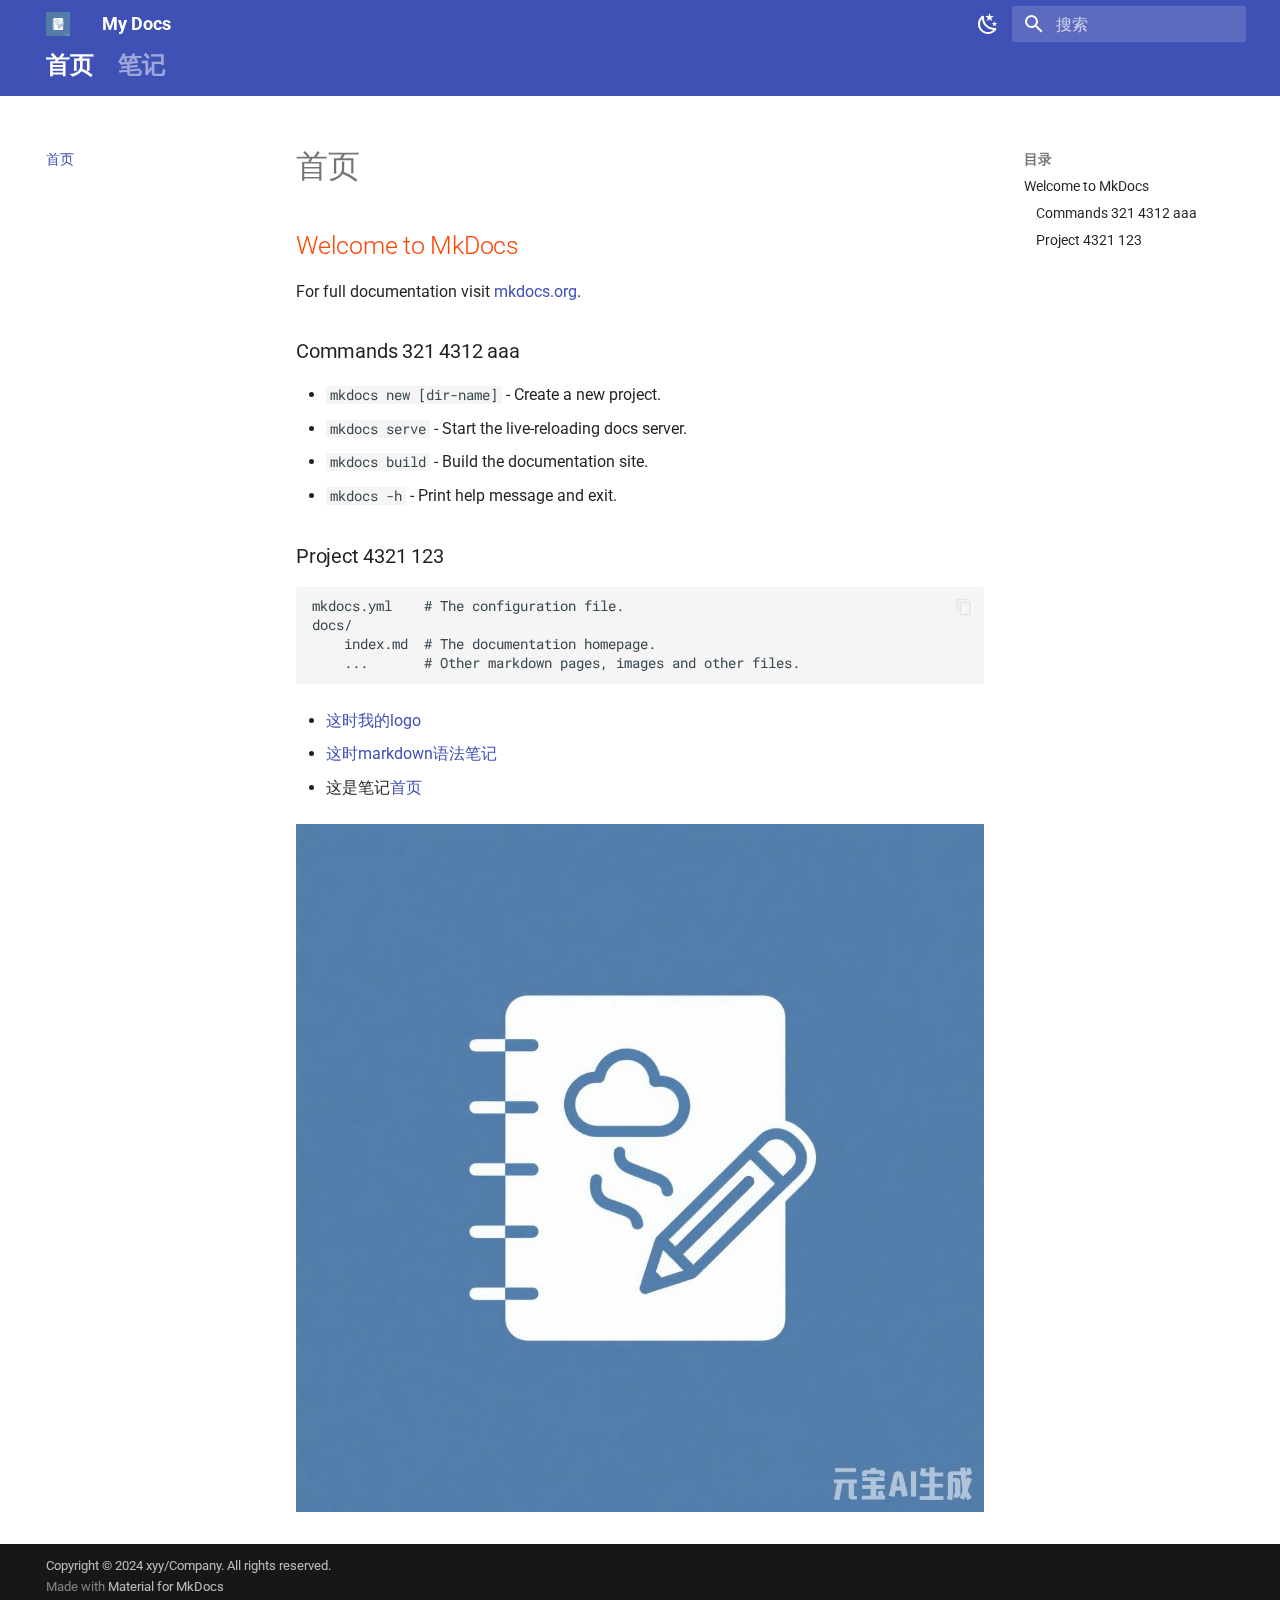
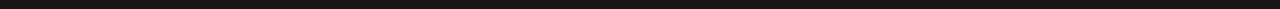
<file: index.html>
<!doctype html>
<html lang="zh" class="no-js">
  <head>
    
      <meta charset="utf-8">
      <meta name="viewport" content="width=device-width,initial-scale=1">
      
        <meta name="description" content="这是一个关于个人笔记的文档站，提供了完善的指南。">
      
      
        <meta name="author" content="xyyzz">
      
      
      
      
        <link rel="next" href="page2/">
      
      
      <link rel="icon" href="images/favicon.ico">
      <meta name="generator" content="mkdocs-1.6.1, mkdocs-material-9.6.20">
    
    
      
        <title>My Docs</title>
      
    
    
      <link rel="stylesheet" href="assets/stylesheets/main.e53b48f4.min.css">
      
        
        <link rel="stylesheet" href="assets/stylesheets/palette.06af60db.min.css">
      
      


    
    
      
    
    
      
        
        
        <link rel="preconnect" href="https://fonts.gstatic.com" crossorigin>
        <link rel="stylesheet" href="https://fonts.googleapis.com/css?family=Roboto:300,300i,400,400i,700,700i%7CRoboto+Mono:400,400i,700,700i&display=fallback">
        <style>:root{--md-text-font:"Roboto";--md-code-font:"Roboto Mono"}</style>
      
    
    
      <link rel="stylesheet" href="stylesheets/extra.css">
    
    <script>__md_scope=new URL(".",location),__md_hash=e=>[...e].reduce(((e,_)=>(e<<5)-e+_.charCodeAt(0)),0),__md_get=(e,_=localStorage,t=__md_scope)=>JSON.parse(_.getItem(t.pathname+"."+e)),__md_set=(e,_,t=localStorage,a=__md_scope)=>{try{t.setItem(a.pathname+"."+e,JSON.stringify(_))}catch(e){}}</script>
    
      

    
    
    
  </head>
  
  
    
    
      
    
    
    
    
    <body dir="ltr" data-md-color-scheme="default" data-md-color-primary="indigo" data-md-color-accent="indigo">
  
    
    <input class="md-toggle" data-md-toggle="drawer" type="checkbox" id="__drawer" autocomplete="off">
    <input class="md-toggle" data-md-toggle="search" type="checkbox" id="__search" autocomplete="off">
    <label class="md-overlay" for="__drawer"></label>
    <div data-md-component="skip">
      
        
        <a href="#welcome_to_mkdocs" class="md-skip">
          跳转至
        </a>
      
    </div>
    <div data-md-component="announce">
      
    </div>
    
    
      

<header class="md-header" data-md-component="header">
  <nav class="md-header__inner md-grid" aria-label="页眉">
    <a href="." title="My Docs" class="md-header__button md-logo" aria-label="My Docs" data-md-component="logo">
      
  <img src="images/mylogo.png" alt="logo">

    </a>
    <label class="md-header__button md-icon" for="__drawer">
      
      <svg xmlns="http://www.w3.org/2000/svg" viewBox="0 0 24 24"><path d="M3 6h18v2H3zm0 5h18v2H3zm0 5h18v2H3z"/></svg>
    </label>
    <div class="md-header__title" data-md-component="header-title">
      <div class="md-header__ellipsis">
        <div class="md-header__topic">
          <span class="md-ellipsis">
            My Docs
          </span>
        </div>
        <div class="md-header__topic" data-md-component="header-topic">
          <span class="md-ellipsis">
            
              首页
            
          </span>
        </div>
      </div>
    </div>
    
      
        <form class="md-header__option" data-md-component="palette">
  
    
    
    
    <input class="md-option" data-md-color-media="" data-md-color-scheme="default" data-md-color-primary="indigo" data-md-color-accent="indigo"  aria-label="切换至夜间模式"  type="radio" name="__palette" id="__palette_0">
    
      <label class="md-header__button md-icon" title="切换至夜间模式" for="__palette_1" hidden>
        <svg xmlns="http://www.w3.org/2000/svg" viewBox="0 0 24 24"><path d="m17.75 4.09-2.53 1.94.91 3.06-2.63-1.81-2.63 1.81.91-3.06-2.53-1.94L12.44 4l1.06-3 1.06 3zm3.5 6.91-1.64 1.25.59 1.98-1.7-1.17-1.7 1.17.59-1.98L15.75 11l2.06-.05L18.5 9l.69 1.95zm-2.28 4.95c.83-.08 1.72 1.1 1.19 1.85-.32.45-.66.87-1.08 1.27C15.17 23 8.84 23 4.94 19.07c-3.91-3.9-3.91-10.24 0-14.14.4-.4.82-.76 1.27-1.08.75-.53 1.93.36 1.85 1.19-.27 2.86.69 5.83 2.89 8.02a9.96 9.96 0 0 0 8.02 2.89m-1.64 2.02a12.08 12.08 0 0 1-7.8-3.47c-2.17-2.19-3.33-5-3.49-7.82-2.81 3.14-2.7 7.96.31 10.98 3.02 3.01 7.84 3.12 10.98.31"/></svg>
      </label>
    
  
    
    
    
    <input class="md-option" data-md-color-media="" data-md-color-scheme="slate" data-md-color-primary="black" data-md-color-accent="blue"  aria-label="切换至日间模式"  type="radio" name="__palette" id="__palette_1">
    
      <label class="md-header__button md-icon" title="切换至日间模式" for="__palette_0" hidden>
        <svg xmlns="http://www.w3.org/2000/svg" viewBox="0 0 24 24"><path d="M12 7a5 5 0 0 1 5 5 5 5 0 0 1-5 5 5 5 0 0 1-5-5 5 5 0 0 1 5-5m0 2a3 3 0 0 0-3 3 3 3 0 0 0 3 3 3 3 0 0 0 3-3 3 3 0 0 0-3-3m0-7 2.39 3.42C13.65 5.15 12.84 5 12 5s-1.65.15-2.39.42zM3.34 7l4.16-.35A7.2 7.2 0 0 0 5.94 8.5c-.44.74-.69 1.5-.83 2.29zm.02 10 1.76-3.77a7.131 7.131 0 0 0 2.38 4.14zM20.65 7l-1.77 3.79a7.02 7.02 0 0 0-2.38-4.15zm-.01 10-4.14.36c.59-.51 1.12-1.14 1.54-1.86.42-.73.69-1.5.83-2.29zM12 22l-2.41-3.44c.74.27 1.55.44 2.41.44.82 0 1.63-.17 2.37-.44z"/></svg>
      </label>
    
  
</form>
      
    
    
      <script>var palette=__md_get("__palette");if(palette&&palette.color){if("(prefers-color-scheme)"===palette.color.media){var media=matchMedia("(prefers-color-scheme: light)"),input=document.querySelector(media.matches?"[data-md-color-media='(prefers-color-scheme: light)']":"[data-md-color-media='(prefers-color-scheme: dark)']");palette.color.media=input.getAttribute("data-md-color-media"),palette.color.scheme=input.getAttribute("data-md-color-scheme"),palette.color.primary=input.getAttribute("data-md-color-primary"),palette.color.accent=input.getAttribute("data-md-color-accent")}for(var[key,value]of Object.entries(palette.color))document.body.setAttribute("data-md-color-"+key,value)}</script>
    
    
    
      
      
        <label class="md-header__button md-icon" for="__search">
          
          <svg xmlns="http://www.w3.org/2000/svg" viewBox="0 0 24 24"><path d="M9.5 3A6.5 6.5 0 0 1 16 9.5c0 1.61-.59 3.09-1.56 4.23l.27.27h.79l5 5-1.5 1.5-5-5v-.79l-.27-.27A6.52 6.52 0 0 1 9.5 16 6.5 6.5 0 0 1 3 9.5 6.5 6.5 0 0 1 9.5 3m0 2C7 5 5 7 5 9.5S7 14 9.5 14 14 12 14 9.5 12 5 9.5 5"/></svg>
        </label>
        <div class="md-search" data-md-component="search" role="dialog">
  <label class="md-search__overlay" for="__search"></label>
  <div class="md-search__inner" role="search">
    <form class="md-search__form" name="search">
      <input type="text" class="md-search__input" name="query" aria-label="搜索" placeholder="搜索" autocapitalize="off" autocorrect="off" autocomplete="off" spellcheck="false" data-md-component="search-query" required>
      <label class="md-search__icon md-icon" for="__search">
        
        <svg xmlns="http://www.w3.org/2000/svg" viewBox="0 0 24 24"><path d="M9.5 3A6.5 6.5 0 0 1 16 9.5c0 1.61-.59 3.09-1.56 4.23l.27.27h.79l5 5-1.5 1.5-5-5v-.79l-.27-.27A6.52 6.52 0 0 1 9.5 16 6.5 6.5 0 0 1 3 9.5 6.5 6.5 0 0 1 9.5 3m0 2C7 5 5 7 5 9.5S7 14 9.5 14 14 12 14 9.5 12 5 9.5 5"/></svg>
        
        <svg xmlns="http://www.w3.org/2000/svg" viewBox="0 0 24 24"><path d="M20 11v2H8l5.5 5.5-1.42 1.42L4.16 12l7.92-7.92L13.5 5.5 8 11z"/></svg>
      </label>
      <nav class="md-search__options" aria-label="查找">
        
        <button type="reset" class="md-search__icon md-icon" title="清空当前内容" aria-label="清空当前内容" tabindex="-1">
          
          <svg xmlns="http://www.w3.org/2000/svg" viewBox="0 0 24 24"><path d="M19 6.41 17.59 5 12 10.59 6.41 5 5 6.41 10.59 12 5 17.59 6.41 19 12 13.41 17.59 19 19 17.59 13.41 12z"/></svg>
        </button>
      </nav>
      
        <div class="md-search__suggest" data-md-component="search-suggest"></div>
      
    </form>
    <div class="md-search__output">
      <div class="md-search__scrollwrap" tabindex="0" data-md-scrollfix>
        <div class="md-search-result" data-md-component="search-result">
          <div class="md-search-result__meta">
            正在初始化搜索引擎
          </div>
          <ol class="md-search-result__list" role="presentation"></ol>
        </div>
      </div>
    </div>
  </div>
</div>
      
    
    
  </nav>
  
</header>
    
    <div class="md-container" data-md-component="container">
      
      
        
          
            
<nav class="md-tabs" aria-label="标签" data-md-component="tabs">
  <div class="md-grid">
    <ul class="md-tabs__list">
      
        
  
  
  
    
  
  
    <li class="md-tabs__item md-tabs__item--active">
      <a href="." class="md-tabs__link">
        
  
  
    
  
  首页

      </a>
    </li>
  

      
        
  
  
  
  
    
    
      <li class="md-tabs__item">
        <a href="page2/" class="md-tabs__link">
          
  
  
  笔记

        </a>
      </li>
    
  

      
    </ul>
  </div>
</nav>
          
        
      
      <main class="md-main" data-md-component="main">
        <div class="md-main__inner md-grid">
          
            
              
              <div class="md-sidebar md-sidebar--primary" data-md-component="sidebar" data-md-type="navigation" >
                <div class="md-sidebar__scrollwrap">
                  <div class="md-sidebar__inner">
                    


  


<nav class="md-nav md-nav--primary md-nav--lifted" aria-label="导航栏" data-md-level="0">
  <label class="md-nav__title" for="__drawer">
    <a href="." title="My Docs" class="md-nav__button md-logo" aria-label="My Docs" data-md-component="logo">
      
  <img src="images/mylogo.png" alt="logo">

    </a>
    My Docs
  </label>
  
  <ul class="md-nav__list" data-md-scrollfix>
    
      
      
  
  
    
  
  
  
    <li class="md-nav__item md-nav__item--active">
      
      <input class="md-nav__toggle md-toggle" type="checkbox" id="__toc">
      
      
      
        <label class="md-nav__link md-nav__link--active" for="__toc">
          
  
  
  <span class="md-ellipsis">
    首页
    
  </span>
  

          <span class="md-nav__icon md-icon"></span>
        </label>
      
      <a href="." class="md-nav__link md-nav__link--active">
        
  
  
  <span class="md-ellipsis">
    首页
    
  </span>
  

      </a>
      
        

<nav class="md-nav md-nav--secondary" aria-label="目录">
  
  
  
  
    <label class="md-nav__title" for="__toc">
      <span class="md-nav__icon md-icon"></span>
      目录
    </label>
    <ul class="md-nav__list" data-md-component="toc" data-md-scrollfix>
      
        <li class="md-nav__item">
  <a href="#welcome_to_mkdocs" class="md-nav__link">
    <span class="md-ellipsis">
      Welcome to MkDocs
    </span>
  </a>
  
    <nav class="md-nav" aria-label="Welcome to MkDocs">
      <ul class="md-nav__list">
        
          <li class="md-nav__item">
  <a href="#commands_321_4312_aaa" class="md-nav__link">
    <span class="md-ellipsis">
      Commands 321 4312 aaa
    </span>
  </a>
  
</li>
        
          <li class="md-nav__item">
  <a href="#project_4321_123" class="md-nav__link">
    <span class="md-ellipsis">
      Project 4321 123
    </span>
  </a>
  
</li>
        
      </ul>
    </nav>
  
</li>
      
    </ul>
  
</nav>
      
    </li>
  

    
      
      
  
  
  
  
    
    
    
    
      
      
        
      
    
    
    <li class="md-nav__item md-nav__item--nested">
      
        
        
        <input class="md-nav__toggle md-toggle " type="checkbox" id="__nav_2" >
        
          
          <label class="md-nav__link" for="__nav_2" id="__nav_2_label" tabindex="0">
            
  
  
  <span class="md-ellipsis">
    笔记
    
  </span>
  

            <span class="md-nav__icon md-icon"></span>
          </label>
        
        <nav class="md-nav" data-md-level="1" aria-labelledby="__nav_2_label" aria-expanded="false">
          <label class="md-nav__title" for="__nav_2">
            <span class="md-nav__icon md-icon"></span>
            笔记
          </label>
          <ul class="md-nav__list" data-md-scrollfix>
            
              
                
  
  
  
  
    <li class="md-nav__item">
      <a href="page2/" class="md-nav__link">
        
  
  
  <span class="md-ellipsis">
    markdown 笔记
    
  </span>
  

      </a>
    </li>
  

              
            
              
                
  
  
  
  
    <li class="md-nav__item">
      <a href="page3/" class="md-nav__link">
        
  
  
  <span class="md-ellipsis">
    yaml 笔记
    
  </span>
  

      </a>
    </li>
  

              
            
              
                
  
  
  
  
    <li class="md-nav__item">
      <a href="page4/" class="md-nav__link">
        
  
  
  <span class="md-ellipsis">
    markdown_extension 笔记
    
  </span>
  

      </a>
    </li>
  

              
            
          </ul>
        </nav>
      
    </li>
  

    
  </ul>
</nav>
                  </div>
                </div>
              </div>
            
            
              
              <div class="md-sidebar md-sidebar--secondary" data-md-component="sidebar" data-md-type="toc" >
                <div class="md-sidebar__scrollwrap">
                  <div class="md-sidebar__inner">
                    

<nav class="md-nav md-nav--secondary" aria-label="目录">
  
  
  
  
    <label class="md-nav__title" for="__toc">
      <span class="md-nav__icon md-icon"></span>
      目录
    </label>
    <ul class="md-nav__list" data-md-component="toc" data-md-scrollfix>
      
        <li class="md-nav__item">
  <a href="#welcome_to_mkdocs" class="md-nav__link">
    <span class="md-ellipsis">
      Welcome to MkDocs
    </span>
  </a>
  
    <nav class="md-nav" aria-label="Welcome to MkDocs">
      <ul class="md-nav__list">
        
          <li class="md-nav__item">
  <a href="#commands_321_4312_aaa" class="md-nav__link">
    <span class="md-ellipsis">
      Commands 321 4312 aaa
    </span>
  </a>
  
</li>
        
          <li class="md-nav__item">
  <a href="#project_4321_123" class="md-nav__link">
    <span class="md-ellipsis">
      Project 4321 123
    </span>
  </a>
  
</li>
        
      </ul>
    </nav>
  
</li>
      
    </ul>
  
</nav>
                  </div>
                </div>
              </div>
            
          
          
            <div class="md-content" data-md-component="content">
              <article class="md-content__inner md-typeset">
                
                  



  <h1>首页</h1>

<h2 id="welcome_to_mkdocs"><span style="color:orangered;">Welcome to MkDocs</span><a class="headerlink" href="#welcome_to_mkdocs" title="Permanent link">&para;</a></h2>
<p>For full documentation visit <a href="https://www.mkdocs.org">mkdocs.org</a>.</p>
<h3 id="commands_321_4312_aaa">Commands 321 4312 aaa<a class="headerlink" href="#commands_321_4312_aaa" title="Permanent link">&para;</a></h3>
<ul>
<li><code>mkdocs new [dir-name]</code> - Create a new project.</li>
<li><code>mkdocs serve</code> - Start the live-reloading docs server.</li>
<li><code>mkdocs build</code> - Build the documentation site.</li>
<li><code>mkdocs -h</code> - Print help message and exit.</li>
</ul>
<h3 id="project_4321_123">Project  4321 123<a class="headerlink" href="#project_4321_123" title="Permanent link">&para;</a></h3>
<pre><code>mkdocs.yml    # The configuration file.
docs/
    index.md  # The documentation homepage.
    ...       # Other markdown pages, images and other files.
</code></pre>
<ul>
<li>
<p><a href="/images/1.png" title="logo">这时我的logo</a></p>
</li>
<li>
<p><a href="/page2/">这时markdown语法笔记</a></p>
</li>
<li>
<p>这是笔记<a href="/page2/#page2id1">首页</a></p>
</li>
</ul>
<p><img alt="我的logo" src="images/1.png" title="logo" /></p>












                
              </article>
            </div>
          
          
<script>var target=document.getElementById(location.hash.slice(1));target&&target.name&&(target.checked=target.name.startsWith("__tabbed_"))</script>
        </div>
        
      </main>
      
        <footer class="md-footer">
  
  <div class="md-footer-meta md-typeset">
    <div class="md-footer-meta__inner md-grid">
      <div class="md-copyright">
  
    <div class="md-copyright__highlight">
      Copyright &copy; 2024 xyy/Company. All rights reserved.
    </div>
  
  
    Made with
    <a href="https://squidfunk.github.io/mkdocs-material/" target="_blank" rel="noopener">
      Material for MkDocs
    </a>
  
</div>
      
    </div>
  </div>
</footer>
      
    </div>
    <div class="md-dialog" data-md-component="dialog">
      <div class="md-dialog__inner md-typeset"></div>
    </div>
    
    
    
      
      <script id="__config" type="application/json">{"base": ".", "features": ["navigation.tabs", "navigation.tabs.top", "navigation.path", "navigation.sections", "search.suggest", "search.highlight", "content.code.copy"], "search": "assets/javascripts/workers/search.973d3a69.min.js", "tags": null, "translations": {"clipboard.copied": "\u5df2\u590d\u5236", "clipboard.copy": "\u590d\u5236", "search.result.more.one": "\u5728\u8be5\u9875\u4e0a\u8fd8\u6709 1 \u4e2a\u7b26\u5408\u6761\u4ef6\u7684\u7ed3\u679c", "search.result.more.other": "\u5728\u8be5\u9875\u4e0a\u8fd8\u6709 # \u4e2a\u7b26\u5408\u6761\u4ef6\u7684\u7ed3\u679c", "search.result.none": "\u6ca1\u6709\u627e\u5230\u7b26\u5408\u6761\u4ef6\u7684\u7ed3\u679c", "search.result.one": "\u627e\u5230 1 \u4e2a\u7b26\u5408\u6761\u4ef6\u7684\u7ed3\u679c", "search.result.other": "# \u4e2a\u7b26\u5408\u6761\u4ef6\u7684\u7ed3\u679c", "search.result.placeholder": "\u952e\u5165\u4ee5\u5f00\u59cb\u641c\u7d22", "search.result.term.missing": "\u7f3a\u5c11", "select.version": "\u9009\u62e9\u5f53\u524d\u7248\u672c"}, "version": null}</script>
    
    
      <script src="assets/javascripts/bundle.f55a23d4.min.js"></script>
      
    
  </body>
</html>
</file>
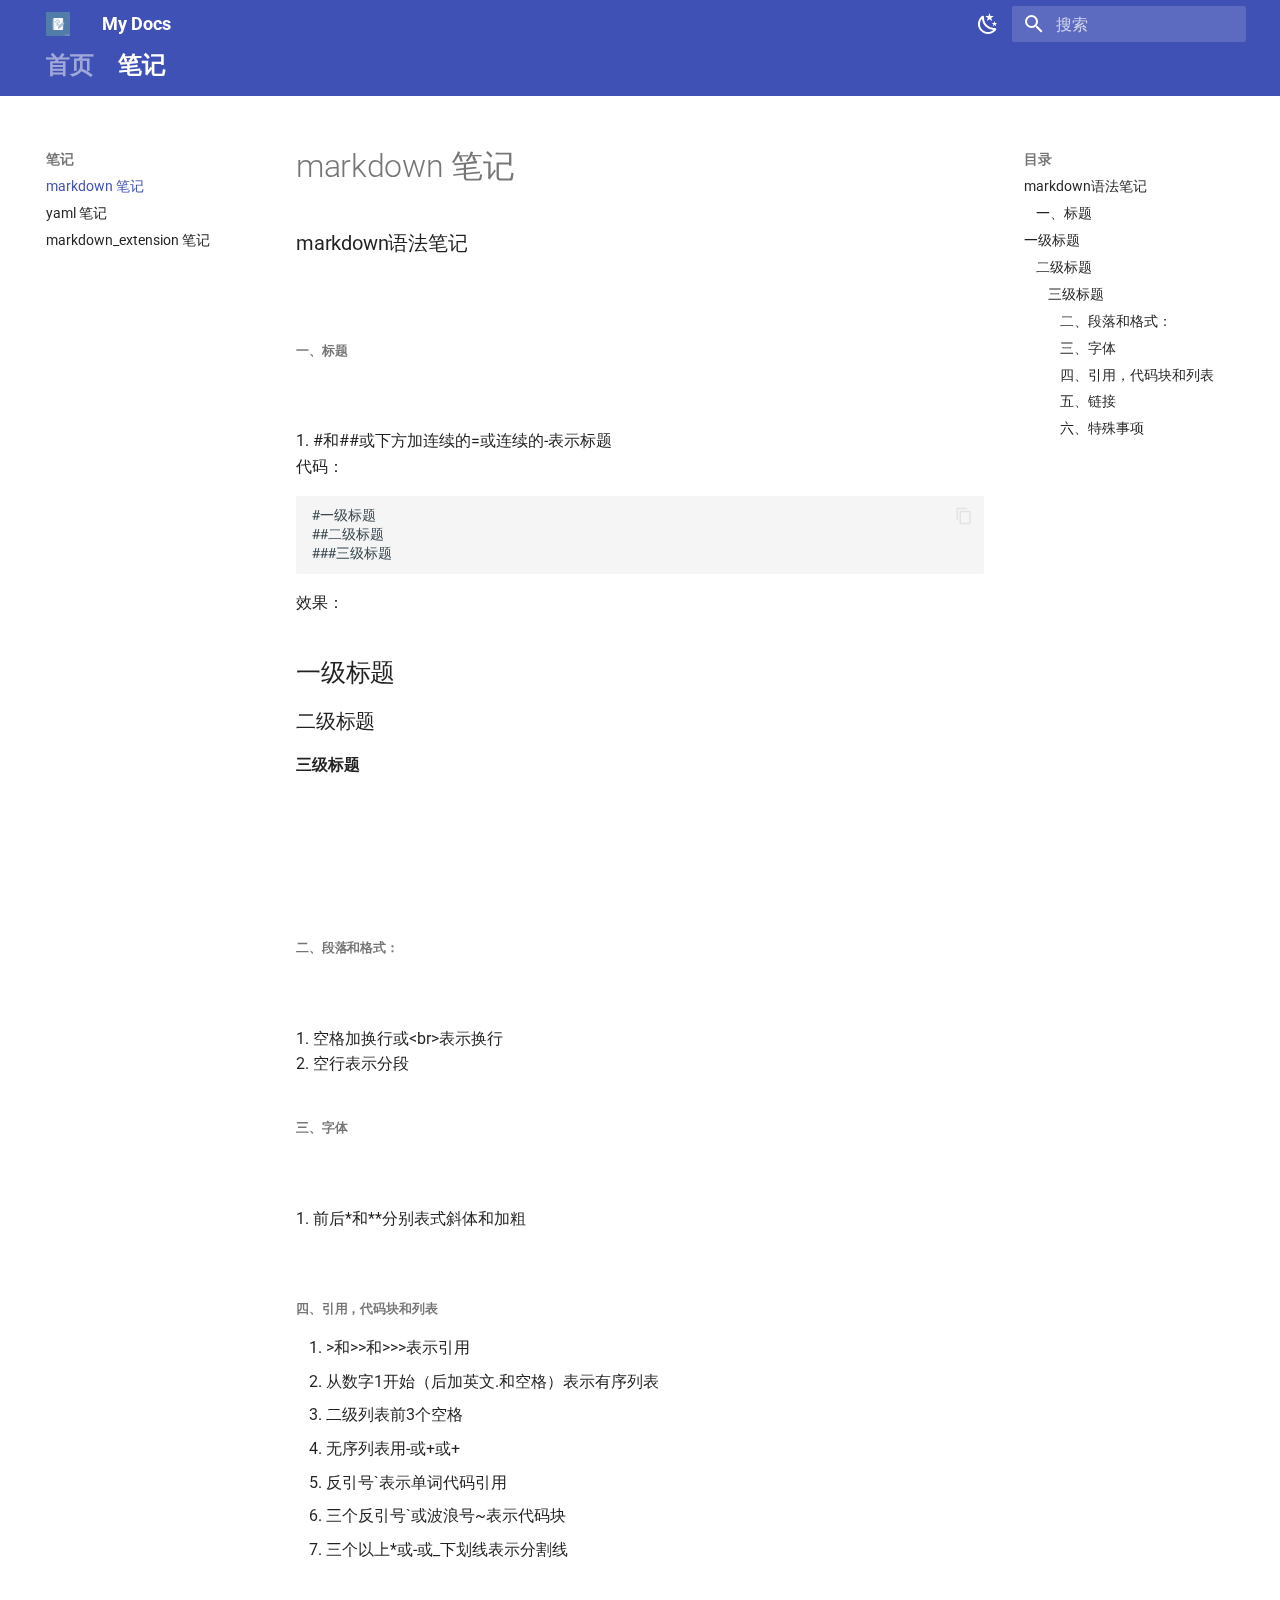
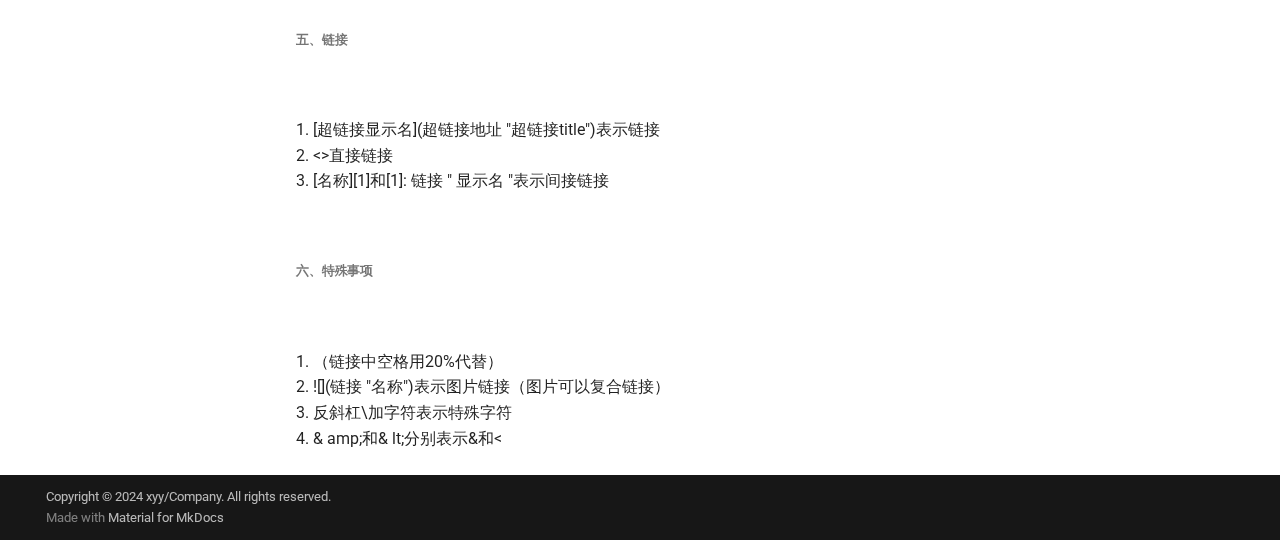
<file: page2/index.html>
<!doctype html>
<html lang="zh" class="no-js">
  <head>
    
      <meta charset="utf-8">
      <meta name="viewport" content="width=device-width,initial-scale=1">
      
        <meta name="description" content="这是一个关于个人笔记的文档站，提供了完善的指南。">
      
      
        <meta name="author" content="xyyzz">
      
      
      
        <link rel="prev" href="..">
      
      
        <link rel="next" href="../page3/">
      
      
      <link rel="icon" href="../images/favicon.ico">
      <meta name="generator" content="mkdocs-1.6.1, mkdocs-material-9.6.20">
    
    
      
        <title>markdown 笔记 - My Docs</title>
      
    
    
      <link rel="stylesheet" href="../assets/stylesheets/main.e53b48f4.min.css">
      
        
        <link rel="stylesheet" href="../assets/stylesheets/palette.06af60db.min.css">
      
      


    
    
      
    
    
      
        
        
        <link rel="preconnect" href="https://fonts.gstatic.com" crossorigin>
        <link rel="stylesheet" href="https://fonts.googleapis.com/css?family=Roboto:300,300i,400,400i,700,700i%7CRoboto+Mono:400,400i,700,700i&display=fallback">
        <style>:root{--md-text-font:"Roboto";--md-code-font:"Roboto Mono"}</style>
      
    
    
      <link rel="stylesheet" href="../stylesheets/extra.css">
    
    <script>__md_scope=new URL("..",location),__md_hash=e=>[...e].reduce(((e,_)=>(e<<5)-e+_.charCodeAt(0)),0),__md_get=(e,_=localStorage,t=__md_scope)=>JSON.parse(_.getItem(t.pathname+"."+e)),__md_set=(e,_,t=localStorage,a=__md_scope)=>{try{t.setItem(a.pathname+"."+e,JSON.stringify(_))}catch(e){}}</script>
    
      

    
    
    
  </head>
  
  
    
    
      
    
    
    
    
    <body dir="ltr" data-md-color-scheme="default" data-md-color-primary="indigo" data-md-color-accent="indigo">
  
    
    <input class="md-toggle" data-md-toggle="drawer" type="checkbox" id="__drawer" autocomplete="off">
    <input class="md-toggle" data-md-toggle="search" type="checkbox" id="__search" autocomplete="off">
    <label class="md-overlay" for="__drawer"></label>
    <div data-md-component="skip">
      
        
        <a href="#markdown" class="md-skip">
          跳转至
        </a>
      
    </div>
    <div data-md-component="announce">
      
    </div>
    
    
      

<header class="md-header" data-md-component="header">
  <nav class="md-header__inner md-grid" aria-label="页眉">
    <a href=".." title="My Docs" class="md-header__button md-logo" aria-label="My Docs" data-md-component="logo">
      
  <img src="../images/mylogo.png" alt="logo">

    </a>
    <label class="md-header__button md-icon" for="__drawer">
      
      <svg xmlns="http://www.w3.org/2000/svg" viewBox="0 0 24 24"><path d="M3 6h18v2H3zm0 5h18v2H3zm0 5h18v2H3z"/></svg>
    </label>
    <div class="md-header__title" data-md-component="header-title">
      <div class="md-header__ellipsis">
        <div class="md-header__topic">
          <span class="md-ellipsis">
            My Docs
          </span>
        </div>
        <div class="md-header__topic" data-md-component="header-topic">
          <span class="md-ellipsis">
            
              markdown 笔记
            
          </span>
        </div>
      </div>
    </div>
    
      
        <form class="md-header__option" data-md-component="palette">
  
    
    
    
    <input class="md-option" data-md-color-media="" data-md-color-scheme="default" data-md-color-primary="indigo" data-md-color-accent="indigo"  aria-label="切换至夜间模式"  type="radio" name="__palette" id="__palette_0">
    
      <label class="md-header__button md-icon" title="切换至夜间模式" for="__palette_1" hidden>
        <svg xmlns="http://www.w3.org/2000/svg" viewBox="0 0 24 24"><path d="m17.75 4.09-2.53 1.94.91 3.06-2.63-1.81-2.63 1.81.91-3.06-2.53-1.94L12.44 4l1.06-3 1.06 3zm3.5 6.91-1.64 1.25.59 1.98-1.7-1.17-1.7 1.17.59-1.98L15.75 11l2.06-.05L18.5 9l.69 1.95zm-2.28 4.95c.83-.08 1.72 1.1 1.19 1.85-.32.45-.66.87-1.08 1.27C15.17 23 8.84 23 4.94 19.07c-3.91-3.9-3.91-10.24 0-14.14.4-.4.82-.76 1.27-1.08.75-.53 1.93.36 1.85 1.19-.27 2.86.69 5.83 2.89 8.02a9.96 9.96 0 0 0 8.02 2.89m-1.64 2.02a12.08 12.08 0 0 1-7.8-3.47c-2.17-2.19-3.33-5-3.49-7.82-2.81 3.14-2.7 7.96.31 10.98 3.02 3.01 7.84 3.12 10.98.31"/></svg>
      </label>
    
  
    
    
    
    <input class="md-option" data-md-color-media="" data-md-color-scheme="slate" data-md-color-primary="black" data-md-color-accent="blue"  aria-label="切换至日间模式"  type="radio" name="__palette" id="__palette_1">
    
      <label class="md-header__button md-icon" title="切换至日间模式" for="__palette_0" hidden>
        <svg xmlns="http://www.w3.org/2000/svg" viewBox="0 0 24 24"><path d="M12 7a5 5 0 0 1 5 5 5 5 0 0 1-5 5 5 5 0 0 1-5-5 5 5 0 0 1 5-5m0 2a3 3 0 0 0-3 3 3 3 0 0 0 3 3 3 3 0 0 0 3-3 3 3 0 0 0-3-3m0-7 2.39 3.42C13.65 5.15 12.84 5 12 5s-1.65.15-2.39.42zM3.34 7l4.16-.35A7.2 7.2 0 0 0 5.94 8.5c-.44.74-.69 1.5-.83 2.29zm.02 10 1.76-3.77a7.131 7.131 0 0 0 2.38 4.14zM20.65 7l-1.77 3.79a7.02 7.02 0 0 0-2.38-4.15zm-.01 10-4.14.36c.59-.51 1.12-1.14 1.54-1.86.42-.73.69-1.5.83-2.29zM12 22l-2.41-3.44c.74.27 1.55.44 2.41.44.82 0 1.63-.17 2.37-.44z"/></svg>
      </label>
    
  
</form>
      
    
    
      <script>var palette=__md_get("__palette");if(palette&&palette.color){if("(prefers-color-scheme)"===palette.color.media){var media=matchMedia("(prefers-color-scheme: light)"),input=document.querySelector(media.matches?"[data-md-color-media='(prefers-color-scheme: light)']":"[data-md-color-media='(prefers-color-scheme: dark)']");palette.color.media=input.getAttribute("data-md-color-media"),palette.color.scheme=input.getAttribute("data-md-color-scheme"),palette.color.primary=input.getAttribute("data-md-color-primary"),palette.color.accent=input.getAttribute("data-md-color-accent")}for(var[key,value]of Object.entries(palette.color))document.body.setAttribute("data-md-color-"+key,value)}</script>
    
    
    
      
      
        <label class="md-header__button md-icon" for="__search">
          
          <svg xmlns="http://www.w3.org/2000/svg" viewBox="0 0 24 24"><path d="M9.5 3A6.5 6.5 0 0 1 16 9.5c0 1.61-.59 3.09-1.56 4.23l.27.27h.79l5 5-1.5 1.5-5-5v-.79l-.27-.27A6.52 6.52 0 0 1 9.5 16 6.5 6.5 0 0 1 3 9.5 6.5 6.5 0 0 1 9.5 3m0 2C7 5 5 7 5 9.5S7 14 9.5 14 14 12 14 9.5 12 5 9.5 5"/></svg>
        </label>
        <div class="md-search" data-md-component="search" role="dialog">
  <label class="md-search__overlay" for="__search"></label>
  <div class="md-search__inner" role="search">
    <form class="md-search__form" name="search">
      <input type="text" class="md-search__input" name="query" aria-label="搜索" placeholder="搜索" autocapitalize="off" autocorrect="off" autocomplete="off" spellcheck="false" data-md-component="search-query" required>
      <label class="md-search__icon md-icon" for="__search">
        
        <svg xmlns="http://www.w3.org/2000/svg" viewBox="0 0 24 24"><path d="M9.5 3A6.5 6.5 0 0 1 16 9.5c0 1.61-.59 3.09-1.56 4.23l.27.27h.79l5 5-1.5 1.5-5-5v-.79l-.27-.27A6.52 6.52 0 0 1 9.5 16 6.5 6.5 0 0 1 3 9.5 6.5 6.5 0 0 1 9.5 3m0 2C7 5 5 7 5 9.5S7 14 9.5 14 14 12 14 9.5 12 5 9.5 5"/></svg>
        
        <svg xmlns="http://www.w3.org/2000/svg" viewBox="0 0 24 24"><path d="M20 11v2H8l5.5 5.5-1.42 1.42L4.16 12l7.92-7.92L13.5 5.5 8 11z"/></svg>
      </label>
      <nav class="md-search__options" aria-label="查找">
        
        <button type="reset" class="md-search__icon md-icon" title="清空当前内容" aria-label="清空当前内容" tabindex="-1">
          
          <svg xmlns="http://www.w3.org/2000/svg" viewBox="0 0 24 24"><path d="M19 6.41 17.59 5 12 10.59 6.41 5 5 6.41 10.59 12 5 17.59 6.41 19 12 13.41 17.59 19 19 17.59 13.41 12z"/></svg>
        </button>
      </nav>
      
        <div class="md-search__suggest" data-md-component="search-suggest"></div>
      
    </form>
    <div class="md-search__output">
      <div class="md-search__scrollwrap" tabindex="0" data-md-scrollfix>
        <div class="md-search-result" data-md-component="search-result">
          <div class="md-search-result__meta">
            正在初始化搜索引擎
          </div>
          <ol class="md-search-result__list" role="presentation"></ol>
        </div>
      </div>
    </div>
  </div>
</div>
      
    
    
  </nav>
  
</header>
    
    <div class="md-container" data-md-component="container">
      
      
        
          
            
<nav class="md-tabs" aria-label="标签" data-md-component="tabs">
  <div class="md-grid">
    <ul class="md-tabs__list">
      
        
  
  
  
  
    <li class="md-tabs__item">
      <a href=".." class="md-tabs__link">
        
  
  
    
  
  首页

      </a>
    </li>
  

      
        
  
  
  
    
  
  
    
    
      <li class="md-tabs__item md-tabs__item--active">
        <a href="./" class="md-tabs__link">
          
  
  
  笔记

        </a>
      </li>
    
  

      
    </ul>
  </div>
</nav>
          
        
      
      <main class="md-main" data-md-component="main">
        <div class="md-main__inner md-grid">
          
            
              
              <div class="md-sidebar md-sidebar--primary" data-md-component="sidebar" data-md-type="navigation" >
                <div class="md-sidebar__scrollwrap">
                  <div class="md-sidebar__inner">
                    


  


<nav class="md-nav md-nav--primary md-nav--lifted" aria-label="导航栏" data-md-level="0">
  <label class="md-nav__title" for="__drawer">
    <a href=".." title="My Docs" class="md-nav__button md-logo" aria-label="My Docs" data-md-component="logo">
      
  <img src="../images/mylogo.png" alt="logo">

    </a>
    My Docs
  </label>
  
  <ul class="md-nav__list" data-md-scrollfix>
    
      
      
  
  
  
  
    <li class="md-nav__item">
      <a href=".." class="md-nav__link">
        
  
  
  <span class="md-ellipsis">
    首页
    
  </span>
  

      </a>
    </li>
  

    
      
      
  
  
    
  
  
  
    
    
    
    
      
        
        
      
      
        
      
    
    
    <li class="md-nav__item md-nav__item--active md-nav__item--section md-nav__item--nested">
      
        
        
        <input class="md-nav__toggle md-toggle " type="checkbox" id="__nav_2" checked>
        
          
          <label class="md-nav__link" for="__nav_2" id="__nav_2_label" tabindex="">
            
  
  
  <span class="md-ellipsis">
    笔记
    
  </span>
  

            <span class="md-nav__icon md-icon"></span>
          </label>
        
        <nav class="md-nav" data-md-level="1" aria-labelledby="__nav_2_label" aria-expanded="true">
          <label class="md-nav__title" for="__nav_2">
            <span class="md-nav__icon md-icon"></span>
            笔记
          </label>
          <ul class="md-nav__list" data-md-scrollfix>
            
              
                
  
  
    
  
  
  
    <li class="md-nav__item md-nav__item--active">
      
      <input class="md-nav__toggle md-toggle" type="checkbox" id="__toc">
      
      
      
        <label class="md-nav__link md-nav__link--active" for="__toc">
          
  
  
  <span class="md-ellipsis">
    markdown 笔记
    
  </span>
  

          <span class="md-nav__icon md-icon"></span>
        </label>
      
      <a href="./" class="md-nav__link md-nav__link--active">
        
  
  
  <span class="md-ellipsis">
    markdown 笔记
    
  </span>
  

      </a>
      
        

<nav class="md-nav md-nav--secondary" aria-label="目录">
  
  
  
  
    <label class="md-nav__title" for="__toc">
      <span class="md-nav__icon md-icon"></span>
      目录
    </label>
    <ul class="md-nav__list" data-md-component="toc" data-md-scrollfix>
      
        <li class="md-nav__item">
  <a href="#markdown" class="md-nav__link">
    <span class="md-ellipsis">
      markdown语法笔记
    </span>
  </a>
  
    <nav class="md-nav" aria-label="markdown语法笔记">
      <ul class="md-nav__list">
        
          <li class="md-nav__item">
  <a href="#_1" class="md-nav__link">
    <span class="md-ellipsis">
      一、标题
    </span>
  </a>
  
</li>
        
      </ul>
    </nav>
  
</li>
      
        <li class="md-nav__item">
  <a href="#_2" class="md-nav__link">
    <span class="md-ellipsis">
      一级标题
    </span>
  </a>
  
    <nav class="md-nav" aria-label="一级标题">
      <ul class="md-nav__list">
        
          <li class="md-nav__item">
  <a href="#_3" class="md-nav__link">
    <span class="md-ellipsis">
      二级标题
    </span>
  </a>
  
    <nav class="md-nav" aria-label="二级标题">
      <ul class="md-nav__list">
        
          <li class="md-nav__item">
  <a href="#_4" class="md-nav__link">
    <span class="md-ellipsis">
      三级标题
    </span>
  </a>
  
    <nav class="md-nav" aria-label="三级标题">
      <ul class="md-nav__list">
        
          <li class="md-nav__item">
  <a href="#_5" class="md-nav__link">
    <span class="md-ellipsis">
      二、段落和格式：
    </span>
  </a>
  
</li>
        
          <li class="md-nav__item">
  <a href="#_6" class="md-nav__link">
    <span class="md-ellipsis">
      三、字体
    </span>
  </a>
  
</li>
        
          <li class="md-nav__item">
  <a href="#_7" class="md-nav__link">
    <span class="md-ellipsis">
      四、引用，代码块和列表
    </span>
  </a>
  
</li>
        
          <li class="md-nav__item">
  <a href="#_8" class="md-nav__link">
    <span class="md-ellipsis">
      五、链接
    </span>
  </a>
  
</li>
        
          <li class="md-nav__item">
  <a href="#_9" class="md-nav__link">
    <span class="md-ellipsis">
      六、特殊事项
    </span>
  </a>
  
</li>
        
      </ul>
    </nav>
  
</li>
        
      </ul>
    </nav>
  
</li>
        
      </ul>
    </nav>
  
</li>
      
    </ul>
  
</nav>
      
    </li>
  

              
            
              
                
  
  
  
  
    <li class="md-nav__item">
      <a href="../page3/" class="md-nav__link">
        
  
  
  <span class="md-ellipsis">
    yaml 笔记
    
  </span>
  

      </a>
    </li>
  

              
            
              
                
  
  
  
  
    <li class="md-nav__item">
      <a href="../page4/" class="md-nav__link">
        
  
  
  <span class="md-ellipsis">
    markdown_extension 笔记
    
  </span>
  

      </a>
    </li>
  

              
            
          </ul>
        </nav>
      
    </li>
  

    
  </ul>
</nav>
                  </div>
                </div>
              </div>
            
            
              
              <div class="md-sidebar md-sidebar--secondary" data-md-component="sidebar" data-md-type="toc" >
                <div class="md-sidebar__scrollwrap">
                  <div class="md-sidebar__inner">
                    

<nav class="md-nav md-nav--secondary" aria-label="目录">
  
  
  
  
    <label class="md-nav__title" for="__toc">
      <span class="md-nav__icon md-icon"></span>
      目录
    </label>
    <ul class="md-nav__list" data-md-component="toc" data-md-scrollfix>
      
        <li class="md-nav__item">
  <a href="#markdown" class="md-nav__link">
    <span class="md-ellipsis">
      markdown语法笔记
    </span>
  </a>
  
    <nav class="md-nav" aria-label="markdown语法笔记">
      <ul class="md-nav__list">
        
          <li class="md-nav__item">
  <a href="#_1" class="md-nav__link">
    <span class="md-ellipsis">
      一、标题
    </span>
  </a>
  
</li>
        
      </ul>
    </nav>
  
</li>
      
        <li class="md-nav__item">
  <a href="#_2" class="md-nav__link">
    <span class="md-ellipsis">
      一级标题
    </span>
  </a>
  
    <nav class="md-nav" aria-label="一级标题">
      <ul class="md-nav__list">
        
          <li class="md-nav__item">
  <a href="#_3" class="md-nav__link">
    <span class="md-ellipsis">
      二级标题
    </span>
  </a>
  
    <nav class="md-nav" aria-label="二级标题">
      <ul class="md-nav__list">
        
          <li class="md-nav__item">
  <a href="#_4" class="md-nav__link">
    <span class="md-ellipsis">
      三级标题
    </span>
  </a>
  
    <nav class="md-nav" aria-label="三级标题">
      <ul class="md-nav__list">
        
          <li class="md-nav__item">
  <a href="#_5" class="md-nav__link">
    <span class="md-ellipsis">
      二、段落和格式：
    </span>
  </a>
  
</li>
        
          <li class="md-nav__item">
  <a href="#_6" class="md-nav__link">
    <span class="md-ellipsis">
      三、字体
    </span>
  </a>
  
</li>
        
          <li class="md-nav__item">
  <a href="#_7" class="md-nav__link">
    <span class="md-ellipsis">
      四、引用，代码块和列表
    </span>
  </a>
  
</li>
        
          <li class="md-nav__item">
  <a href="#_8" class="md-nav__link">
    <span class="md-ellipsis">
      五、链接
    </span>
  </a>
  
</li>
        
          <li class="md-nav__item">
  <a href="#_9" class="md-nav__link">
    <span class="md-ellipsis">
      六、特殊事项
    </span>
  </a>
  
</li>
        
      </ul>
    </nav>
  
</li>
        
      </ul>
    </nav>
  
</li>
        
      </ul>
    </nav>
  
</li>
      
    </ul>
  
</nav>
                  </div>
                </div>
              </div>
            
          
          
            <div class="md-content" data-md-component="content">
              <article class="md-content__inner md-typeset">
                
                  



  <h1>markdown 笔记</h1>

<h3 id="markdown">markdown语法笔记<a class="headerlink" href="#markdown" title="Permanent link">&para;</a></h3>
<p><br>
<br></p>
<h5 id="_1"><strong>一、标题</strong><a class="headerlink" href="#_1" title="Permanent link">&para;</a></h5>
<p><br>
<br>
1. #和##或下方加连续的=或连续的-表示标题<br />
代码：
<div class="highlight"><pre><span></span><code>#一级标题
##二级标题
###三级标题
</code></pre></div>
效果：</p>
<h2 id="_2">一级标题<a class="headerlink" href="#_2" title="Permanent link">&para;</a></h2>
<h3 id="_3">二级标题<a class="headerlink" href="#_3" title="Permanent link">&para;</a></h3>
<h4 id="_4">三级标题<a class="headerlink" href="#_4" title="Permanent link">&para;</a></h4>
<p><br><br><br><br><br></p>
<h5 id="_5">二、段落和格式：<a class="headerlink" href="#_5" title="Permanent link">&para;</a></h5>
<p><br>
<br>
1. 空格加换行或&lt;br&gt;表示换行<br />
2. 空行表示分段<br><br>  </p>
<h5 id="_6">三、字体<a class="headerlink" href="#_6" title="Permanent link">&para;</a></h5>
<p><br>
<br>
1. 前后*和**分别表式斜体和加粗<br />
<br>
<br></p>
<h5 id="_7">四、引用，代码块和列表<a class="headerlink" href="#_7" title="Permanent link">&para;</a></h5>
<ol>
<li>&gt;和&gt;&gt;和&gt;&gt;&gt;表示引用  </li>
<li>从数字1开始（后加英文.和空格）表示有序列表  </li>
<li>二级列表前3个空格  </li>
<li>无序列表用-或+或+  </li>
<li>反引号`表示单词代码引用  </li>
<li>三个反引号`或波浪号~表示代码块  </li>
<li>三个以上*或-或_下划线表示分割线<br />
<br>
<br></li>
</ol>
<h5 id="_8">五、链接<a class="headerlink" href="#_8" title="Permanent link">&para;</a></h5>
<p><br>
<br>
1. [超链接显示名](超链接地址 "超链接title")表示链接<br />
2. &lt;&gt;直接链接<br />
3. [名称][1]和[1]: 链接 " 显示名 "表示间接链接<br />
<br>
<br></p>
<h5 id="_9">六、特殊事项<a class="headerlink" href="#_9" title="Permanent link">&para;</a></h5>
<p><br>
<br>
1. （链接中空格用20%代替）<br />
2. ![](链接 "名称")表示图片链接（图片可以复合链接）<br />
3. 反斜杠\加字符表示特殊字符<br />
4. &amp; amp;和&amp; lt;分别表示&amp;和&lt;  </p>












                
              </article>
            </div>
          
          
<script>var target=document.getElementById(location.hash.slice(1));target&&target.name&&(target.checked=target.name.startsWith("__tabbed_"))</script>
        </div>
        
      </main>
      
        <footer class="md-footer">
  
  <div class="md-footer-meta md-typeset">
    <div class="md-footer-meta__inner md-grid">
      <div class="md-copyright">
  
    <div class="md-copyright__highlight">
      Copyright &copy; 2024 xyy/Company. All rights reserved.
    </div>
  
  
    Made with
    <a href="https://squidfunk.github.io/mkdocs-material/" target="_blank" rel="noopener">
      Material for MkDocs
    </a>
  
</div>
      
    </div>
  </div>
</footer>
      
    </div>
    <div class="md-dialog" data-md-component="dialog">
      <div class="md-dialog__inner md-typeset"></div>
    </div>
    
    
    
      
      <script id="__config" type="application/json">{"base": "..", "features": ["navigation.tabs", "navigation.path", "navigation.sections", "search.suggest", "search.highlight", "content.code.copy"], "search": "../assets/javascripts/workers/search.973d3a69.min.js", "tags": null, "translations": {"clipboard.copied": "\u5df2\u590d\u5236", "clipboard.copy": "\u590d\u5236", "search.result.more.one": "\u5728\u8be5\u9875\u4e0a\u8fd8\u6709 1 \u4e2a\u7b26\u5408\u6761\u4ef6\u7684\u7ed3\u679c", "search.result.more.other": "\u5728\u8be5\u9875\u4e0a\u8fd8\u6709 # \u4e2a\u7b26\u5408\u6761\u4ef6\u7684\u7ed3\u679c", "search.result.none": "\u6ca1\u6709\u627e\u5230\u7b26\u5408\u6761\u4ef6\u7684\u7ed3\u679c", "search.result.one": "\u627e\u5230 1 \u4e2a\u7b26\u5408\u6761\u4ef6\u7684\u7ed3\u679c", "search.result.other": "# \u4e2a\u7b26\u5408\u6761\u4ef6\u7684\u7ed3\u679c", "search.result.placeholder": "\u952e\u5165\u4ee5\u5f00\u59cb\u641c\u7d22", "search.result.term.missing": "\u7f3a\u5c11", "select.version": "\u9009\u62e9\u5f53\u524d\u7248\u672c"}, "version": null}</script>
    
    
      <script src="../assets/javascripts/bundle.f55a23d4.min.js"></script>
      
    
  </body>
</html>
</file>
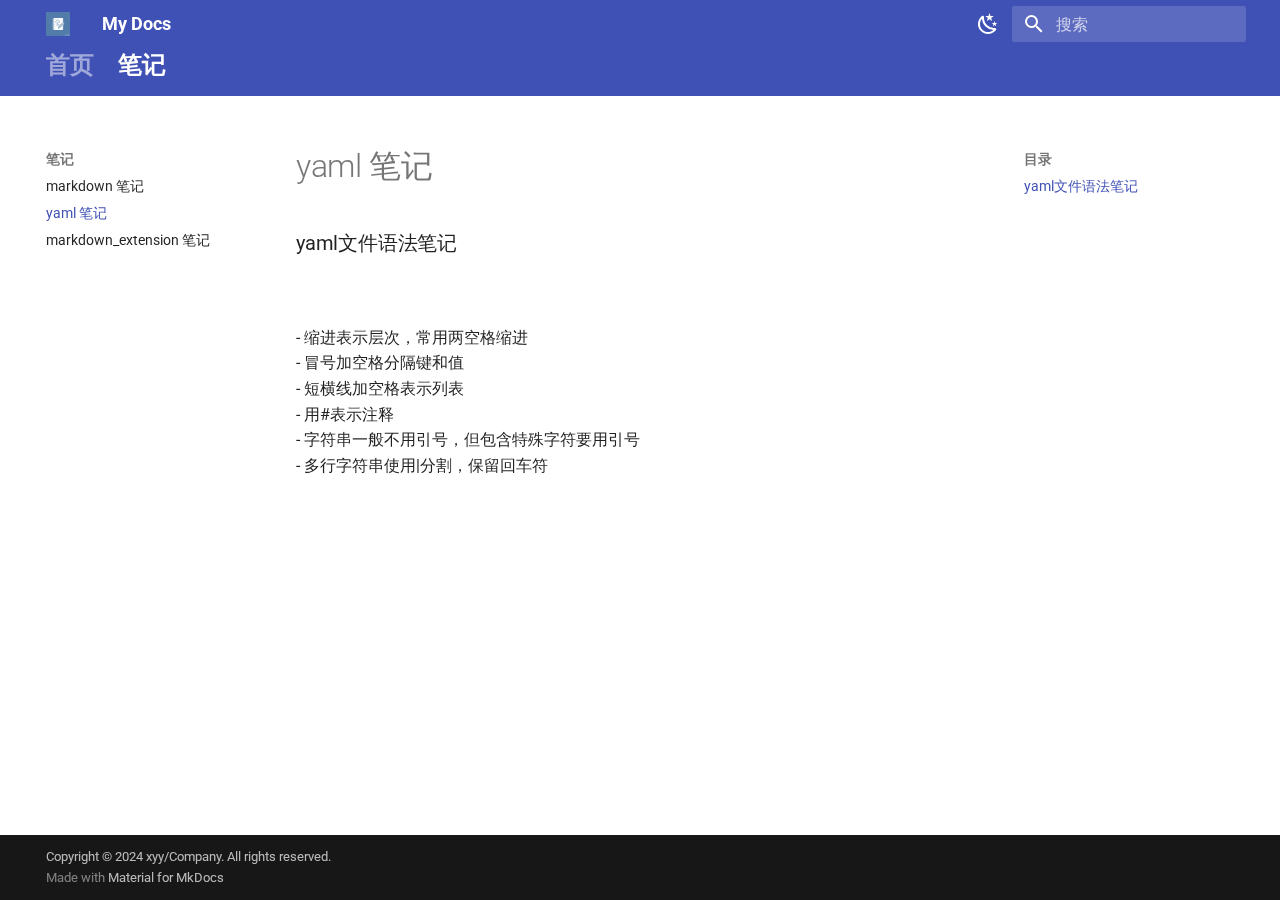
<file: page3/index.html>
<!doctype html>
<html lang="zh" class="no-js">
  <head>
    
      <meta charset="utf-8">
      <meta name="viewport" content="width=device-width,initial-scale=1">
      
        <meta name="description" content="这是一个关于个人笔记的文档站，提供了完善的指南。">
      
      
        <meta name="author" content="xyyzz">
      
      
      
        <link rel="prev" href="../page2/">
      
      
        <link rel="next" href="../page4/">
      
      
      <link rel="icon" href="../images/favicon.ico">
      <meta name="generator" content="mkdocs-1.6.1, mkdocs-material-9.6.20">
    
    
      
        <title>yaml 笔记 - My Docs</title>
      
    
    
      <link rel="stylesheet" href="../assets/stylesheets/main.e53b48f4.min.css">
      
        
        <link rel="stylesheet" href="../assets/stylesheets/palette.06af60db.min.css">
      
      


    
    
      
    
    
      
        
        
        <link rel="preconnect" href="https://fonts.gstatic.com" crossorigin>
        <link rel="stylesheet" href="https://fonts.googleapis.com/css?family=Roboto:300,300i,400,400i,700,700i%7CRoboto+Mono:400,400i,700,700i&display=fallback">
        <style>:root{--md-text-font:"Roboto";--md-code-font:"Roboto Mono"}</style>
      
    
    
      <link rel="stylesheet" href="../stylesheets/extra.css">
    
    <script>__md_scope=new URL("..",location),__md_hash=e=>[...e].reduce(((e,_)=>(e<<5)-e+_.charCodeAt(0)),0),__md_get=(e,_=localStorage,t=__md_scope)=>JSON.parse(_.getItem(t.pathname+"."+e)),__md_set=(e,_,t=localStorage,a=__md_scope)=>{try{t.setItem(a.pathname+"."+e,JSON.stringify(_))}catch(e){}}</script>
    
      

    
    
    
  </head>
  
  
    
    
      
    
    
    
    
    <body dir="ltr" data-md-color-scheme="default" data-md-color-primary="indigo" data-md-color-accent="indigo">
  
    
    <input class="md-toggle" data-md-toggle="drawer" type="checkbox" id="__drawer" autocomplete="off">
    <input class="md-toggle" data-md-toggle="search" type="checkbox" id="__search" autocomplete="off">
    <label class="md-overlay" for="__drawer"></label>
    <div data-md-component="skip">
      
        
        <a href="#yaml" class="md-skip">
          跳转至
        </a>
      
    </div>
    <div data-md-component="announce">
      
    </div>
    
    
      

<header class="md-header" data-md-component="header">
  <nav class="md-header__inner md-grid" aria-label="页眉">
    <a href=".." title="My Docs" class="md-header__button md-logo" aria-label="My Docs" data-md-component="logo">
      
  <img src="../images/mylogo.png" alt="logo">

    </a>
    <label class="md-header__button md-icon" for="__drawer">
      
      <svg xmlns="http://www.w3.org/2000/svg" viewBox="0 0 24 24"><path d="M3 6h18v2H3zm0 5h18v2H3zm0 5h18v2H3z"/></svg>
    </label>
    <div class="md-header__title" data-md-component="header-title">
      <div class="md-header__ellipsis">
        <div class="md-header__topic">
          <span class="md-ellipsis">
            My Docs
          </span>
        </div>
        <div class="md-header__topic" data-md-component="header-topic">
          <span class="md-ellipsis">
            
              yaml 笔记
            
          </span>
        </div>
      </div>
    </div>
    
      
        <form class="md-header__option" data-md-component="palette">
  
    
    
    
    <input class="md-option" data-md-color-media="" data-md-color-scheme="default" data-md-color-primary="indigo" data-md-color-accent="indigo"  aria-label="切换至夜间模式"  type="radio" name="__palette" id="__palette_0">
    
      <label class="md-header__button md-icon" title="切换至夜间模式" for="__palette_1" hidden>
        <svg xmlns="http://www.w3.org/2000/svg" viewBox="0 0 24 24"><path d="m17.75 4.09-2.53 1.94.91 3.06-2.63-1.81-2.63 1.81.91-3.06-2.53-1.94L12.44 4l1.06-3 1.06 3zm3.5 6.91-1.64 1.25.59 1.98-1.7-1.17-1.7 1.17.59-1.98L15.75 11l2.06-.05L18.5 9l.69 1.95zm-2.28 4.95c.83-.08 1.72 1.1 1.19 1.85-.32.45-.66.87-1.08 1.27C15.17 23 8.84 23 4.94 19.07c-3.91-3.9-3.91-10.24 0-14.14.4-.4.82-.76 1.27-1.08.75-.53 1.93.36 1.85 1.19-.27 2.86.69 5.83 2.89 8.02a9.96 9.96 0 0 0 8.02 2.89m-1.64 2.02a12.08 12.08 0 0 1-7.8-3.47c-2.17-2.19-3.33-5-3.49-7.82-2.81 3.14-2.7 7.96.31 10.98 3.02 3.01 7.84 3.12 10.98.31"/></svg>
      </label>
    
  
    
    
    
    <input class="md-option" data-md-color-media="" data-md-color-scheme="slate" data-md-color-primary="black" data-md-color-accent="blue"  aria-label="切换至日间模式"  type="radio" name="__palette" id="__palette_1">
    
      <label class="md-header__button md-icon" title="切换至日间模式" for="__palette_0" hidden>
        <svg xmlns="http://www.w3.org/2000/svg" viewBox="0 0 24 24"><path d="M12 7a5 5 0 0 1 5 5 5 5 0 0 1-5 5 5 5 0 0 1-5-5 5 5 0 0 1 5-5m0 2a3 3 0 0 0-3 3 3 3 0 0 0 3 3 3 3 0 0 0 3-3 3 3 0 0 0-3-3m0-7 2.39 3.42C13.65 5.15 12.84 5 12 5s-1.65.15-2.39.42zM3.34 7l4.16-.35A7.2 7.2 0 0 0 5.94 8.5c-.44.74-.69 1.5-.83 2.29zm.02 10 1.76-3.77a7.131 7.131 0 0 0 2.38 4.14zM20.65 7l-1.77 3.79a7.02 7.02 0 0 0-2.38-4.15zm-.01 10-4.14.36c.59-.51 1.12-1.14 1.54-1.86.42-.73.69-1.5.83-2.29zM12 22l-2.41-3.44c.74.27 1.55.44 2.41.44.82 0 1.63-.17 2.37-.44z"/></svg>
      </label>
    
  
</form>
      
    
    
      <script>var palette=__md_get("__palette");if(palette&&palette.color){if("(prefers-color-scheme)"===palette.color.media){var media=matchMedia("(prefers-color-scheme: light)"),input=document.querySelector(media.matches?"[data-md-color-media='(prefers-color-scheme: light)']":"[data-md-color-media='(prefers-color-scheme: dark)']");palette.color.media=input.getAttribute("data-md-color-media"),palette.color.scheme=input.getAttribute("data-md-color-scheme"),palette.color.primary=input.getAttribute("data-md-color-primary"),palette.color.accent=input.getAttribute("data-md-color-accent")}for(var[key,value]of Object.entries(palette.color))document.body.setAttribute("data-md-color-"+key,value)}</script>
    
    
    
      
      
        <label class="md-header__button md-icon" for="__search">
          
          <svg xmlns="http://www.w3.org/2000/svg" viewBox="0 0 24 24"><path d="M9.5 3A6.5 6.5 0 0 1 16 9.5c0 1.61-.59 3.09-1.56 4.23l.27.27h.79l5 5-1.5 1.5-5-5v-.79l-.27-.27A6.52 6.52 0 0 1 9.5 16 6.5 6.5 0 0 1 3 9.5 6.5 6.5 0 0 1 9.5 3m0 2C7 5 5 7 5 9.5S7 14 9.5 14 14 12 14 9.5 12 5 9.5 5"/></svg>
        </label>
        <div class="md-search" data-md-component="search" role="dialog">
  <label class="md-search__overlay" for="__search"></label>
  <div class="md-search__inner" role="search">
    <form class="md-search__form" name="search">
      <input type="text" class="md-search__input" name="query" aria-label="搜索" placeholder="搜索" autocapitalize="off" autocorrect="off" autocomplete="off" spellcheck="false" data-md-component="search-query" required>
      <label class="md-search__icon md-icon" for="__search">
        
        <svg xmlns="http://www.w3.org/2000/svg" viewBox="0 0 24 24"><path d="M9.5 3A6.5 6.5 0 0 1 16 9.5c0 1.61-.59 3.09-1.56 4.23l.27.27h.79l5 5-1.5 1.5-5-5v-.79l-.27-.27A6.52 6.52 0 0 1 9.5 16 6.5 6.5 0 0 1 3 9.5 6.5 6.5 0 0 1 9.5 3m0 2C7 5 5 7 5 9.5S7 14 9.5 14 14 12 14 9.5 12 5 9.5 5"/></svg>
        
        <svg xmlns="http://www.w3.org/2000/svg" viewBox="0 0 24 24"><path d="M20 11v2H8l5.5 5.5-1.42 1.42L4.16 12l7.92-7.92L13.5 5.5 8 11z"/></svg>
      </label>
      <nav class="md-search__options" aria-label="查找">
        
        <button type="reset" class="md-search__icon md-icon" title="清空当前内容" aria-label="清空当前内容" tabindex="-1">
          
          <svg xmlns="http://www.w3.org/2000/svg" viewBox="0 0 24 24"><path d="M19 6.41 17.59 5 12 10.59 6.41 5 5 6.41 10.59 12 5 17.59 6.41 19 12 13.41 17.59 19 19 17.59 13.41 12z"/></svg>
        </button>
      </nav>
      
        <div class="md-search__suggest" data-md-component="search-suggest"></div>
      
    </form>
    <div class="md-search__output">
      <div class="md-search__scrollwrap" tabindex="0" data-md-scrollfix>
        <div class="md-search-result" data-md-component="search-result">
          <div class="md-search-result__meta">
            正在初始化搜索引擎
          </div>
          <ol class="md-search-result__list" role="presentation"></ol>
        </div>
      </div>
    </div>
  </div>
</div>
      
    
    
  </nav>
  
</header>
    
    <div class="md-container" data-md-component="container">
      
      
        
          
            
<nav class="md-tabs" aria-label="标签" data-md-component="tabs">
  <div class="md-grid">
    <ul class="md-tabs__list">
      
        
  
  
  
  
    <li class="md-tabs__item">
      <a href=".." class="md-tabs__link">
        
  
  
    
  
  首页

      </a>
    </li>
  

      
        
  
  
  
    
  
  
    
    
      <li class="md-tabs__item md-tabs__item--active">
        <a href="../page2/" class="md-tabs__link">
          
  
  
  笔记

        </a>
      </li>
    
  

      
    </ul>
  </div>
</nav>
          
        
      
      <main class="md-main" data-md-component="main">
        <div class="md-main__inner md-grid">
          
            
              
              <div class="md-sidebar md-sidebar--primary" data-md-component="sidebar" data-md-type="navigation" >
                <div class="md-sidebar__scrollwrap">
                  <div class="md-sidebar__inner">
                    


  


<nav class="md-nav md-nav--primary md-nav--lifted" aria-label="导航栏" data-md-level="0">
  <label class="md-nav__title" for="__drawer">
    <a href=".." title="My Docs" class="md-nav__button md-logo" aria-label="My Docs" data-md-component="logo">
      
  <img src="../images/mylogo.png" alt="logo">

    </a>
    My Docs
  </label>
  
  <ul class="md-nav__list" data-md-scrollfix>
    
      
      
  
  
  
  
    <li class="md-nav__item">
      <a href=".." class="md-nav__link">
        
  
  
  <span class="md-ellipsis">
    首页
    
  </span>
  

      </a>
    </li>
  

    
      
      
  
  
    
  
  
  
    
    
    
    
      
        
        
      
      
        
      
    
    
    <li class="md-nav__item md-nav__item--active md-nav__item--section md-nav__item--nested">
      
        
        
        <input class="md-nav__toggle md-toggle " type="checkbox" id="__nav_2" checked>
        
          
          <label class="md-nav__link" for="__nav_2" id="__nav_2_label" tabindex="">
            
  
  
  <span class="md-ellipsis">
    笔记
    
  </span>
  

            <span class="md-nav__icon md-icon"></span>
          </label>
        
        <nav class="md-nav" data-md-level="1" aria-labelledby="__nav_2_label" aria-expanded="true">
          <label class="md-nav__title" for="__nav_2">
            <span class="md-nav__icon md-icon"></span>
            笔记
          </label>
          <ul class="md-nav__list" data-md-scrollfix>
            
              
                
  
  
  
  
    <li class="md-nav__item">
      <a href="../page2/" class="md-nav__link">
        
  
  
  <span class="md-ellipsis">
    markdown 笔记
    
  </span>
  

      </a>
    </li>
  

              
            
              
                
  
  
    
  
  
  
    <li class="md-nav__item md-nav__item--active">
      
      <input class="md-nav__toggle md-toggle" type="checkbox" id="__toc">
      
      
      
        <label class="md-nav__link md-nav__link--active" for="__toc">
          
  
  
  <span class="md-ellipsis">
    yaml 笔记
    
  </span>
  

          <span class="md-nav__icon md-icon"></span>
        </label>
      
      <a href="./" class="md-nav__link md-nav__link--active">
        
  
  
  <span class="md-ellipsis">
    yaml 笔记
    
  </span>
  

      </a>
      
        

<nav class="md-nav md-nav--secondary" aria-label="目录">
  
  
  
  
    <label class="md-nav__title" for="__toc">
      <span class="md-nav__icon md-icon"></span>
      目录
    </label>
    <ul class="md-nav__list" data-md-component="toc" data-md-scrollfix>
      
        <li class="md-nav__item">
  <a href="#yaml" class="md-nav__link">
    <span class="md-ellipsis">
      yaml文件语法笔记
    </span>
  </a>
  
</li>
      
    </ul>
  
</nav>
      
    </li>
  

              
            
              
                
  
  
  
  
    <li class="md-nav__item">
      <a href="../page4/" class="md-nav__link">
        
  
  
  <span class="md-ellipsis">
    markdown_extension 笔记
    
  </span>
  

      </a>
    </li>
  

              
            
          </ul>
        </nav>
      
    </li>
  

    
  </ul>
</nav>
                  </div>
                </div>
              </div>
            
            
              
              <div class="md-sidebar md-sidebar--secondary" data-md-component="sidebar" data-md-type="toc" >
                <div class="md-sidebar__scrollwrap">
                  <div class="md-sidebar__inner">
                    

<nav class="md-nav md-nav--secondary" aria-label="目录">
  
  
  
  
    <label class="md-nav__title" for="__toc">
      <span class="md-nav__icon md-icon"></span>
      目录
    </label>
    <ul class="md-nav__list" data-md-component="toc" data-md-scrollfix>
      
        <li class="md-nav__item">
  <a href="#yaml" class="md-nav__link">
    <span class="md-ellipsis">
      yaml文件语法笔记
    </span>
  </a>
  
</li>
      
    </ul>
  
</nav>
                  </div>
                </div>
              </div>
            
          
          
            <div class="md-content" data-md-component="content">
              <article class="md-content__inner md-typeset">
                
                  



  <h1>yaml 笔记</h1>

<h3 id="yaml">yaml文件语法笔记<a class="headerlink" href="#yaml" title="Permanent link">&para;</a></h3>
<p><br>
<br>
- 缩进表示层次，常用两空格缩进
<br>
- 冒号加空格分隔键和值
<br>
- 短横线加空格表示列表
<br>
- 用#表示注释
<br>
- 字符串一般不用引号，但包含特殊字符要用引号
<br>
- 多行字符串使用|分割，保留回车符</p>












                
              </article>
            </div>
          
          
<script>var target=document.getElementById(location.hash.slice(1));target&&target.name&&(target.checked=target.name.startsWith("__tabbed_"))</script>
        </div>
        
      </main>
      
        <footer class="md-footer">
  
  <div class="md-footer-meta md-typeset">
    <div class="md-footer-meta__inner md-grid">
      <div class="md-copyright">
  
    <div class="md-copyright__highlight">
      Copyright &copy; 2024 xyy/Company. All rights reserved.
    </div>
  
  
    Made with
    <a href="https://squidfunk.github.io/mkdocs-material/" target="_blank" rel="noopener">
      Material for MkDocs
    </a>
  
</div>
      
    </div>
  </div>
</footer>
      
    </div>
    <div class="md-dialog" data-md-component="dialog">
      <div class="md-dialog__inner md-typeset"></div>
    </div>
    
    
    
      
      <script id="__config" type="application/json">{"base": "..", "features": ["navigation.tabs", "navigation.path", "navigation.sections", "search.suggest", "search.highlight", "content.code.copy"], "search": "../assets/javascripts/workers/search.973d3a69.min.js", "tags": null, "translations": {"clipboard.copied": "\u5df2\u590d\u5236", "clipboard.copy": "\u590d\u5236", "search.result.more.one": "\u5728\u8be5\u9875\u4e0a\u8fd8\u6709 1 \u4e2a\u7b26\u5408\u6761\u4ef6\u7684\u7ed3\u679c", "search.result.more.other": "\u5728\u8be5\u9875\u4e0a\u8fd8\u6709 # \u4e2a\u7b26\u5408\u6761\u4ef6\u7684\u7ed3\u679c", "search.result.none": "\u6ca1\u6709\u627e\u5230\u7b26\u5408\u6761\u4ef6\u7684\u7ed3\u679c", "search.result.one": "\u627e\u5230 1 \u4e2a\u7b26\u5408\u6761\u4ef6\u7684\u7ed3\u679c", "search.result.other": "# \u4e2a\u7b26\u5408\u6761\u4ef6\u7684\u7ed3\u679c", "search.result.placeholder": "\u952e\u5165\u4ee5\u5f00\u59cb\u641c\u7d22", "search.result.term.missing": "\u7f3a\u5c11", "select.version": "\u9009\u62e9\u5f53\u524d\u7248\u672c"}, "version": null}</script>
    
    
      <script src="../assets/javascripts/bundle.f55a23d4.min.js"></script>
      
    
  </body>
</html>
</file>
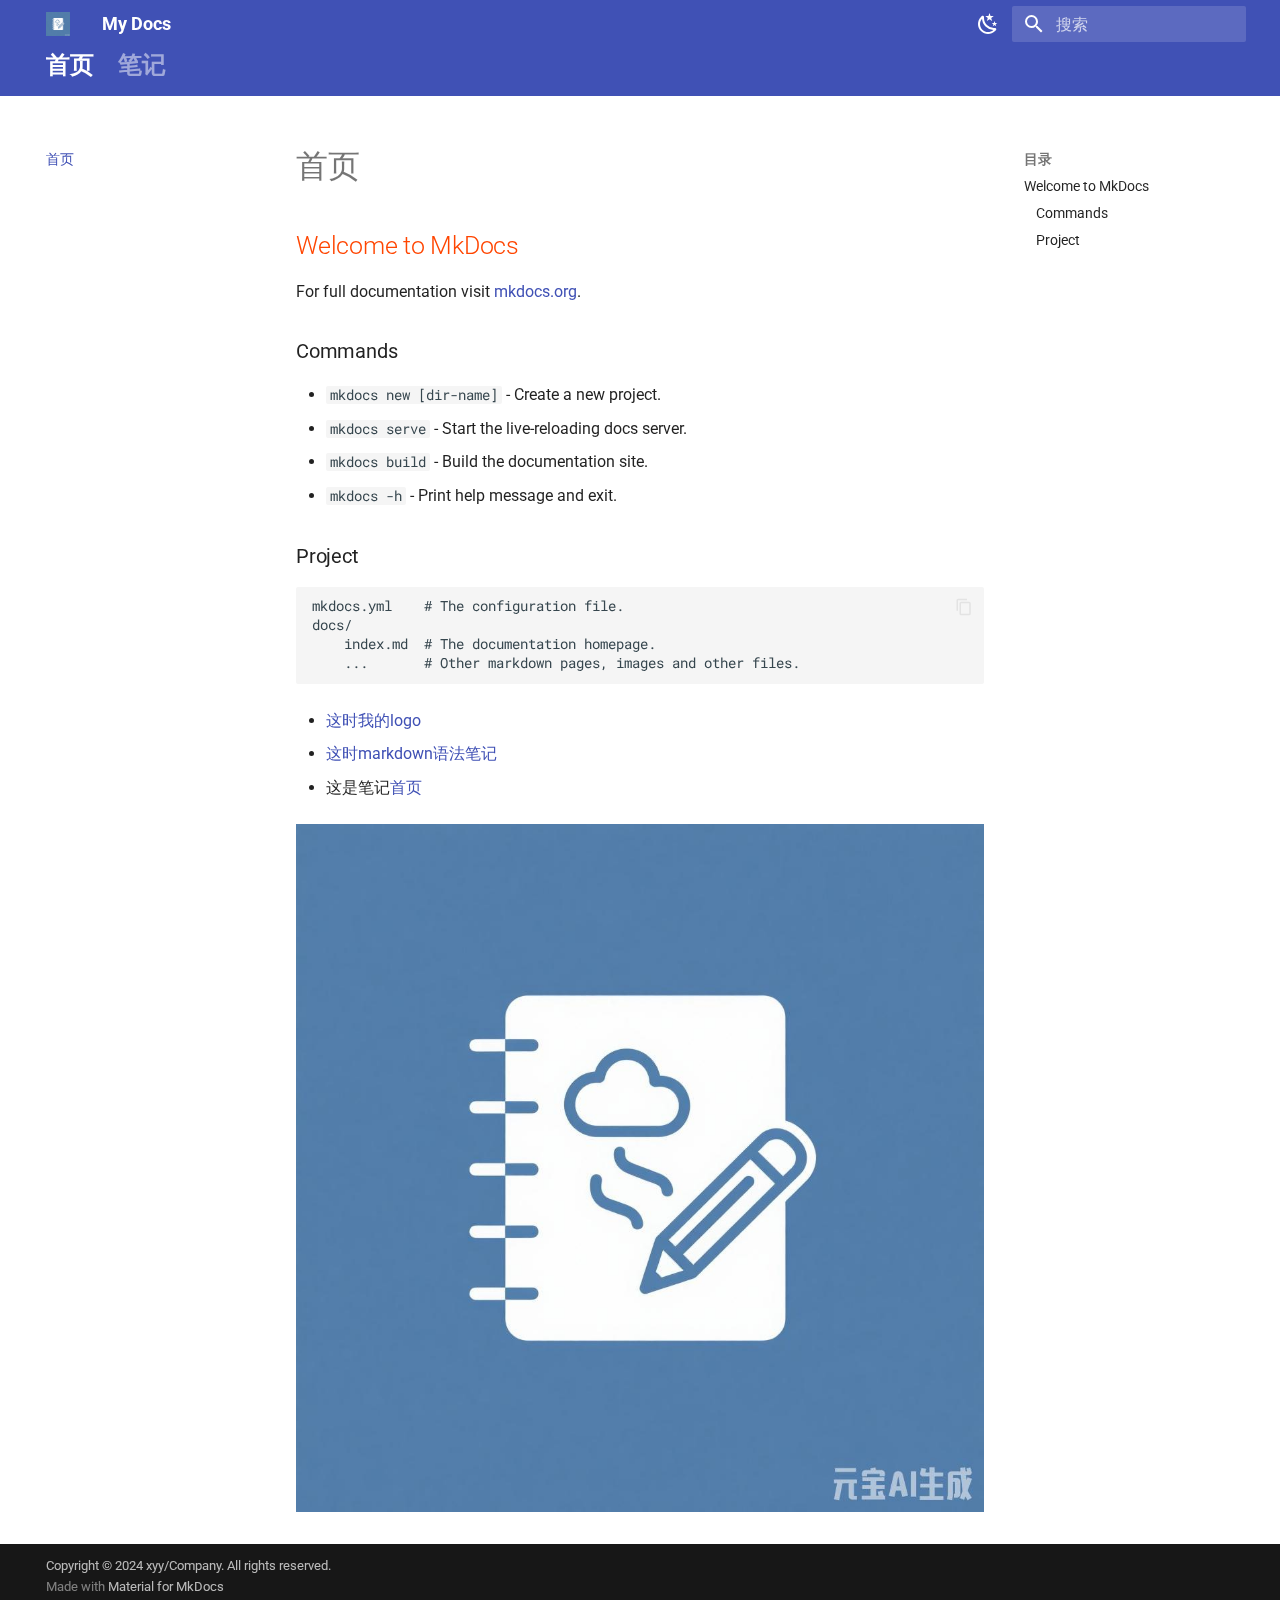
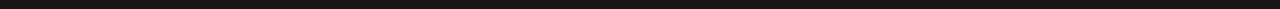
<file: site/index.html>
<!doctype html>
<html lang="zh" class="no-js">
  <head>
    
      <meta charset="utf-8">
      <meta name="viewport" content="width=device-width,initial-scale=1">
      
        <meta name="description" content="这是一个关于个人笔记的文档站，提供了完善的指南。">
      
      
        <meta name="author" content="xyyzz">
      
      
      
      
        <link rel="next" href="page2/">
      
      
      <link rel="icon" href="images/favicon.ico">
      <meta name="generator" content="mkdocs-1.6.1, mkdocs-material-9.6.20">
    
    
      
        <title>My Docs</title>
      
    
    
      <link rel="stylesheet" href="assets/stylesheets/main.e53b48f4.min.css">
      
        
        <link rel="stylesheet" href="assets/stylesheets/palette.06af60db.min.css">
      
      


    
    
      
    
    
      
        
        
        <link rel="preconnect" href="https://fonts.gstatic.com" crossorigin>
        <link rel="stylesheet" href="https://fonts.googleapis.com/css?family=Roboto:300,300i,400,400i,700,700i%7CRoboto+Mono:400,400i,700,700i&display=fallback">
        <style>:root{--md-text-font:"Roboto";--md-code-font:"Roboto Mono"}</style>
      
    
    
      <link rel="stylesheet" href="stylesheets/extra.css">
    
    <script>__md_scope=new URL(".",location),__md_hash=e=>[...e].reduce(((e,_)=>(e<<5)-e+_.charCodeAt(0)),0),__md_get=(e,_=localStorage,t=__md_scope)=>JSON.parse(_.getItem(t.pathname+"."+e)),__md_set=(e,_,t=localStorage,a=__md_scope)=>{try{t.setItem(a.pathname+"."+e,JSON.stringify(_))}catch(e){}}</script>
    
      

    
    
    
  </head>
  
  
    
    
      
    
    
    
    
    <body dir="ltr" data-md-color-scheme="default" data-md-color-primary="indigo" data-md-color-accent="indigo">
  
    
    <input class="md-toggle" data-md-toggle="drawer" type="checkbox" id="__drawer" autocomplete="off">
    <input class="md-toggle" data-md-toggle="search" type="checkbox" id="__search" autocomplete="off">
    <label class="md-overlay" for="__drawer"></label>
    <div data-md-component="skip">
      
        
        <a href="#welcome_to_mkdocs" class="md-skip">
          跳转至
        </a>
      
    </div>
    <div data-md-component="announce">
      
    </div>
    
    
      

<header class="md-header" data-md-component="header">
  <nav class="md-header__inner md-grid" aria-label="页眉">
    <a href="." title="My Docs" class="md-header__button md-logo" aria-label="My Docs" data-md-component="logo">
      
  <img src="images/mylogo.png" alt="logo">

    </a>
    <label class="md-header__button md-icon" for="__drawer">
      
      <svg xmlns="http://www.w3.org/2000/svg" viewBox="0 0 24 24"><path d="M3 6h18v2H3zm0 5h18v2H3zm0 5h18v2H3z"/></svg>
    </label>
    <div class="md-header__title" data-md-component="header-title">
      <div class="md-header__ellipsis">
        <div class="md-header__topic">
          <span class="md-ellipsis">
            My Docs
          </span>
        </div>
        <div class="md-header__topic" data-md-component="header-topic">
          <span class="md-ellipsis">
            
              首页
            
          </span>
        </div>
      </div>
    </div>
    
      
        <form class="md-header__option" data-md-component="palette">
  
    
    
    
    <input class="md-option" data-md-color-media="" data-md-color-scheme="default" data-md-color-primary="indigo" data-md-color-accent="indigo"  aria-label="切换至夜间模式"  type="radio" name="__palette" id="__palette_0">
    
      <label class="md-header__button md-icon" title="切换至夜间模式" for="__palette_1" hidden>
        <svg xmlns="http://www.w3.org/2000/svg" viewBox="0 0 24 24"><path d="m17.75 4.09-2.53 1.94.91 3.06-2.63-1.81-2.63 1.81.91-3.06-2.53-1.94L12.44 4l1.06-3 1.06 3zm3.5 6.91-1.64 1.25.59 1.98-1.7-1.17-1.7 1.17.59-1.98L15.75 11l2.06-.05L18.5 9l.69 1.95zm-2.28 4.95c.83-.08 1.72 1.1 1.19 1.85-.32.45-.66.87-1.08 1.27C15.17 23 8.84 23 4.94 19.07c-3.91-3.9-3.91-10.24 0-14.14.4-.4.82-.76 1.27-1.08.75-.53 1.93.36 1.85 1.19-.27 2.86.69 5.83 2.89 8.02a9.96 9.96 0 0 0 8.02 2.89m-1.64 2.02a12.08 12.08 0 0 1-7.8-3.47c-2.17-2.19-3.33-5-3.49-7.82-2.81 3.14-2.7 7.96.31 10.98 3.02 3.01 7.84 3.12 10.98.31"/></svg>
      </label>
    
  
    
    
    
    <input class="md-option" data-md-color-media="" data-md-color-scheme="slate" data-md-color-primary="black" data-md-color-accent="blue"  aria-label="切换至日间模式"  type="radio" name="__palette" id="__palette_1">
    
      <label class="md-header__button md-icon" title="切换至日间模式" for="__palette_0" hidden>
        <svg xmlns="http://www.w3.org/2000/svg" viewBox="0 0 24 24"><path d="M12 7a5 5 0 0 1 5 5 5 5 0 0 1-5 5 5 5 0 0 1-5-5 5 5 0 0 1 5-5m0 2a3 3 0 0 0-3 3 3 3 0 0 0 3 3 3 3 0 0 0 3-3 3 3 0 0 0-3-3m0-7 2.39 3.42C13.65 5.15 12.84 5 12 5s-1.65.15-2.39.42zM3.34 7l4.16-.35A7.2 7.2 0 0 0 5.94 8.5c-.44.74-.69 1.5-.83 2.29zm.02 10 1.76-3.77a7.131 7.131 0 0 0 2.38 4.14zM20.65 7l-1.77 3.79a7.02 7.02 0 0 0-2.38-4.15zm-.01 10-4.14.36c.59-.51 1.12-1.14 1.54-1.86.42-.73.69-1.5.83-2.29zM12 22l-2.41-3.44c.74.27 1.55.44 2.41.44.82 0 1.63-.17 2.37-.44z"/></svg>
      </label>
    
  
</form>
      
    
    
      <script>var palette=__md_get("__palette");if(palette&&palette.color){if("(prefers-color-scheme)"===palette.color.media){var media=matchMedia("(prefers-color-scheme: light)"),input=document.querySelector(media.matches?"[data-md-color-media='(prefers-color-scheme: light)']":"[data-md-color-media='(prefers-color-scheme: dark)']");palette.color.media=input.getAttribute("data-md-color-media"),palette.color.scheme=input.getAttribute("data-md-color-scheme"),palette.color.primary=input.getAttribute("data-md-color-primary"),palette.color.accent=input.getAttribute("data-md-color-accent")}for(var[key,value]of Object.entries(palette.color))document.body.setAttribute("data-md-color-"+key,value)}</script>
    
    
    
      
      
        <label class="md-header__button md-icon" for="__search">
          
          <svg xmlns="http://www.w3.org/2000/svg" viewBox="0 0 24 24"><path d="M9.5 3A6.5 6.5 0 0 1 16 9.5c0 1.61-.59 3.09-1.56 4.23l.27.27h.79l5 5-1.5 1.5-5-5v-.79l-.27-.27A6.52 6.52 0 0 1 9.5 16 6.5 6.5 0 0 1 3 9.5 6.5 6.5 0 0 1 9.5 3m0 2C7 5 5 7 5 9.5S7 14 9.5 14 14 12 14 9.5 12 5 9.5 5"/></svg>
        </label>
        <div class="md-search" data-md-component="search" role="dialog">
  <label class="md-search__overlay" for="__search"></label>
  <div class="md-search__inner" role="search">
    <form class="md-search__form" name="search">
      <input type="text" class="md-search__input" name="query" aria-label="搜索" placeholder="搜索" autocapitalize="off" autocorrect="off" autocomplete="off" spellcheck="false" data-md-component="search-query" required>
      <label class="md-search__icon md-icon" for="__search">
        
        <svg xmlns="http://www.w3.org/2000/svg" viewBox="0 0 24 24"><path d="M9.5 3A6.5 6.5 0 0 1 16 9.5c0 1.61-.59 3.09-1.56 4.23l.27.27h.79l5 5-1.5 1.5-5-5v-.79l-.27-.27A6.52 6.52 0 0 1 9.5 16 6.5 6.5 0 0 1 3 9.5 6.5 6.5 0 0 1 9.5 3m0 2C7 5 5 7 5 9.5S7 14 9.5 14 14 12 14 9.5 12 5 9.5 5"/></svg>
        
        <svg xmlns="http://www.w3.org/2000/svg" viewBox="0 0 24 24"><path d="M20 11v2H8l5.5 5.5-1.42 1.42L4.16 12l7.92-7.92L13.5 5.5 8 11z"/></svg>
      </label>
      <nav class="md-search__options" aria-label="查找">
        
        <button type="reset" class="md-search__icon md-icon" title="清空当前内容" aria-label="清空当前内容" tabindex="-1">
          
          <svg xmlns="http://www.w3.org/2000/svg" viewBox="0 0 24 24"><path d="M19 6.41 17.59 5 12 10.59 6.41 5 5 6.41 10.59 12 5 17.59 6.41 19 12 13.41 17.59 19 19 17.59 13.41 12z"/></svg>
        </button>
      </nav>
      
        <div class="md-search__suggest" data-md-component="search-suggest"></div>
      
    </form>
    <div class="md-search__output">
      <div class="md-search__scrollwrap" tabindex="0" data-md-scrollfix>
        <div class="md-search-result" data-md-component="search-result">
          <div class="md-search-result__meta">
            正在初始化搜索引擎
          </div>
          <ol class="md-search-result__list" role="presentation"></ol>
        </div>
      </div>
    </div>
  </div>
</div>
      
    
    
  </nav>
  
</header>
    
    <div class="md-container" data-md-component="container">
      
      
        
          
            
<nav class="md-tabs" aria-label="标签" data-md-component="tabs">
  <div class="md-grid">
    <ul class="md-tabs__list">
      
        
  
  
  
    
  
  
    <li class="md-tabs__item md-tabs__item--active">
      <a href="." class="md-tabs__link">
        
  
  
    
  
  首页

      </a>
    </li>
  

      
        
  
  
  
  
    
    
      <li class="md-tabs__item">
        <a href="page2/" class="md-tabs__link">
          
  
  
  笔记

        </a>
      </li>
    
  

      
    </ul>
  </div>
</nav>
          
        
      
      <main class="md-main" data-md-component="main">
        <div class="md-main__inner md-grid">
          
            
              
              <div class="md-sidebar md-sidebar--primary" data-md-component="sidebar" data-md-type="navigation" >
                <div class="md-sidebar__scrollwrap">
                  <div class="md-sidebar__inner">
                    


  


<nav class="md-nav md-nav--primary md-nav--lifted" aria-label="导航栏" data-md-level="0">
  <label class="md-nav__title" for="__drawer">
    <a href="." title="My Docs" class="md-nav__button md-logo" aria-label="My Docs" data-md-component="logo">
      
  <img src="images/mylogo.png" alt="logo">

    </a>
    My Docs
  </label>
  
  <ul class="md-nav__list" data-md-scrollfix>
    
      
      
  
  
    
  
  
  
    <li class="md-nav__item md-nav__item--active">
      
      <input class="md-nav__toggle md-toggle" type="checkbox" id="__toc">
      
      
      
        <label class="md-nav__link md-nav__link--active" for="__toc">
          
  
  
  <span class="md-ellipsis">
    首页
    
  </span>
  

          <span class="md-nav__icon md-icon"></span>
        </label>
      
      <a href="." class="md-nav__link md-nav__link--active">
        
  
  
  <span class="md-ellipsis">
    首页
    
  </span>
  

      </a>
      
        

<nav class="md-nav md-nav--secondary" aria-label="目录">
  
  
  
  
    <label class="md-nav__title" for="__toc">
      <span class="md-nav__icon md-icon"></span>
      目录
    </label>
    <ul class="md-nav__list" data-md-component="toc" data-md-scrollfix>
      
        <li class="md-nav__item">
  <a href="#welcome_to_mkdocs" class="md-nav__link">
    <span class="md-ellipsis">
      Welcome to MkDocs
    </span>
  </a>
  
    <nav class="md-nav" aria-label="Welcome to MkDocs">
      <ul class="md-nav__list">
        
          <li class="md-nav__item">
  <a href="#commands" class="md-nav__link">
    <span class="md-ellipsis">
      Commands
    </span>
  </a>
  
</li>
        
          <li class="md-nav__item">
  <a href="#project" class="md-nav__link">
    <span class="md-ellipsis">
      Project
    </span>
  </a>
  
</li>
        
      </ul>
    </nav>
  
</li>
      
    </ul>
  
</nav>
      
    </li>
  

    
      
      
  
  
  
  
    
    
    
    
      
      
        
      
    
    
    <li class="md-nav__item md-nav__item--nested">
      
        
        
        <input class="md-nav__toggle md-toggle " type="checkbox" id="__nav_2" >
        
          
          <label class="md-nav__link" for="__nav_2" id="__nav_2_label" tabindex="0">
            
  
  
  <span class="md-ellipsis">
    笔记
    
  </span>
  

            <span class="md-nav__icon md-icon"></span>
          </label>
        
        <nav class="md-nav" data-md-level="1" aria-labelledby="__nav_2_label" aria-expanded="false">
          <label class="md-nav__title" for="__nav_2">
            <span class="md-nav__icon md-icon"></span>
            笔记
          </label>
          <ul class="md-nav__list" data-md-scrollfix>
            
              
                
  
  
  
  
    <li class="md-nav__item">
      <a href="page2/" class="md-nav__link">
        
  
  
  <span class="md-ellipsis">
    markdown 笔记
    
  </span>
  

      </a>
    </li>
  

              
            
              
                
  
  
  
  
    <li class="md-nav__item">
      <a href="page3/" class="md-nav__link">
        
  
  
  <span class="md-ellipsis">
    yaml 笔记
    
  </span>
  

      </a>
    </li>
  

              
            
              
                
  
  
  
  
    <li class="md-nav__item">
      <a href="page4/" class="md-nav__link">
        
  
  
  <span class="md-ellipsis">
    markdown_extension 笔记
    
  </span>
  

      </a>
    </li>
  

              
            
          </ul>
        </nav>
      
    </li>
  

    
  </ul>
</nav>
                  </div>
                </div>
              </div>
            
            
              
              <div class="md-sidebar md-sidebar--secondary" data-md-component="sidebar" data-md-type="toc" >
                <div class="md-sidebar__scrollwrap">
                  <div class="md-sidebar__inner">
                    

<nav class="md-nav md-nav--secondary" aria-label="目录">
  
  
  
  
    <label class="md-nav__title" for="__toc">
      <span class="md-nav__icon md-icon"></span>
      目录
    </label>
    <ul class="md-nav__list" data-md-component="toc" data-md-scrollfix>
      
        <li class="md-nav__item">
  <a href="#welcome_to_mkdocs" class="md-nav__link">
    <span class="md-ellipsis">
      Welcome to MkDocs
    </span>
  </a>
  
    <nav class="md-nav" aria-label="Welcome to MkDocs">
      <ul class="md-nav__list">
        
          <li class="md-nav__item">
  <a href="#commands" class="md-nav__link">
    <span class="md-ellipsis">
      Commands
    </span>
  </a>
  
</li>
        
          <li class="md-nav__item">
  <a href="#project" class="md-nav__link">
    <span class="md-ellipsis">
      Project
    </span>
  </a>
  
</li>
        
      </ul>
    </nav>
  
</li>
      
    </ul>
  
</nav>
                  </div>
                </div>
              </div>
            
          
          
            <div class="md-content" data-md-component="content">
              <article class="md-content__inner md-typeset">
                
                  



  <h1>首页</h1>

<h2 id="welcome_to_mkdocs"><span style="color:orangered;">Welcome to MkDocs</span><a class="headerlink" href="#welcome_to_mkdocs" title="Permanent link">&para;</a></h2>
<p>For full documentation visit <a href="https://www.mkdocs.org">mkdocs.org</a>.</p>
<h3 id="commands">Commands<a class="headerlink" href="#commands" title="Permanent link">&para;</a></h3>
<ul>
<li><code>mkdocs new [dir-name]</code> - Create a new project.</li>
<li><code>mkdocs serve</code> - Start the live-reloading docs server.</li>
<li><code>mkdocs build</code> - Build the documentation site.</li>
<li><code>mkdocs -h</code> - Print help message and exit.</li>
</ul>
<h3 id="project">Project<a class="headerlink" href="#project" title="Permanent link">&para;</a></h3>
<pre><code>mkdocs.yml    # The configuration file.
docs/
    index.md  # The documentation homepage.
    ...       # Other markdown pages, images and other files.
</code></pre>
<ul>
<li>
<p><a href="/images/1.png" title="logo">这时我的logo</a></p>
</li>
<li>
<p><a href="/page2/">这时markdown语法笔记</a></p>
</li>
<li>
<p>这是笔记<a href="/page2/#page2id1">首页</a></p>
</li>
</ul>
<p><img alt="我的logo" src="images/1.png" title="logo" /></p>












                
              </article>
            </div>
          
          
<script>var target=document.getElementById(location.hash.slice(1));target&&target.name&&(target.checked=target.name.startsWith("__tabbed_"))</script>
        </div>
        
      </main>
      
        <footer class="md-footer">
  
  <div class="md-footer-meta md-typeset">
    <div class="md-footer-meta__inner md-grid">
      <div class="md-copyright">
  
    <div class="md-copyright__highlight">
      Copyright &copy; 2024 xyy/Company. All rights reserved.
    </div>
  
  
    Made with
    <a href="https://squidfunk.github.io/mkdocs-material/" target="_blank" rel="noopener">
      Material for MkDocs
    </a>
  
</div>
      
    </div>
  </div>
</footer>
      
    </div>
    <div class="md-dialog" data-md-component="dialog">
      <div class="md-dialog__inner md-typeset"></div>
    </div>
    
    
    
      
      <script id="__config" type="application/json">{"base": ".", "features": ["navigation.tabs", "navigation.tabs.top", "navigation.path", "navigation.sections", "search.suggest", "search.highlight", "content.code.copy"], "search": "assets/javascripts/workers/search.973d3a69.min.js", "tags": null, "translations": {"clipboard.copied": "\u5df2\u590d\u5236", "clipboard.copy": "\u590d\u5236", "search.result.more.one": "\u5728\u8be5\u9875\u4e0a\u8fd8\u6709 1 \u4e2a\u7b26\u5408\u6761\u4ef6\u7684\u7ed3\u679c", "search.result.more.other": "\u5728\u8be5\u9875\u4e0a\u8fd8\u6709 # \u4e2a\u7b26\u5408\u6761\u4ef6\u7684\u7ed3\u679c", "search.result.none": "\u6ca1\u6709\u627e\u5230\u7b26\u5408\u6761\u4ef6\u7684\u7ed3\u679c", "search.result.one": "\u627e\u5230 1 \u4e2a\u7b26\u5408\u6761\u4ef6\u7684\u7ed3\u679c", "search.result.other": "# \u4e2a\u7b26\u5408\u6761\u4ef6\u7684\u7ed3\u679c", "search.result.placeholder": "\u952e\u5165\u4ee5\u5f00\u59cb\u641c\u7d22", "search.result.term.missing": "\u7f3a\u5c11", "select.version": "\u9009\u62e9\u5f53\u524d\u7248\u672c"}, "version": null}</script>
    
    
      <script src="assets/javascripts/bundle.f55a23d4.min.js"></script>
      
    
  </body>
</html>
</file>
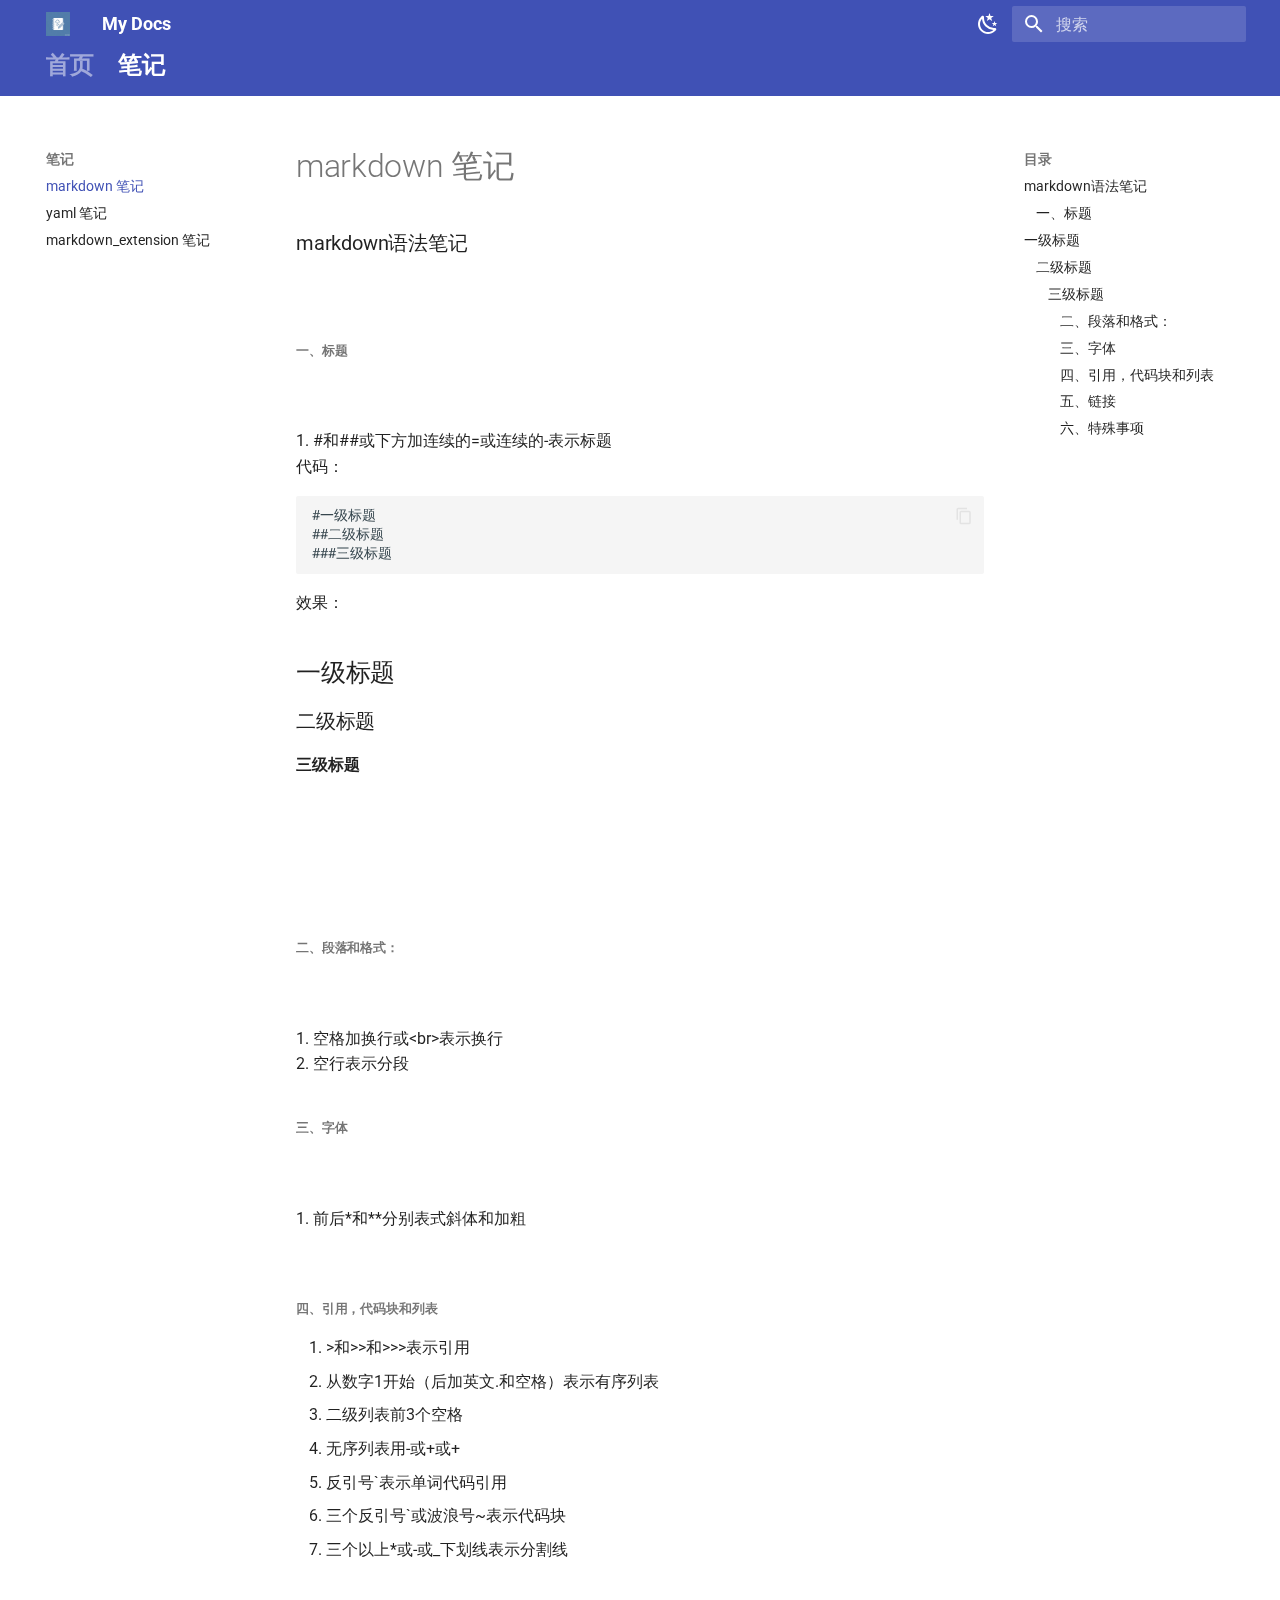
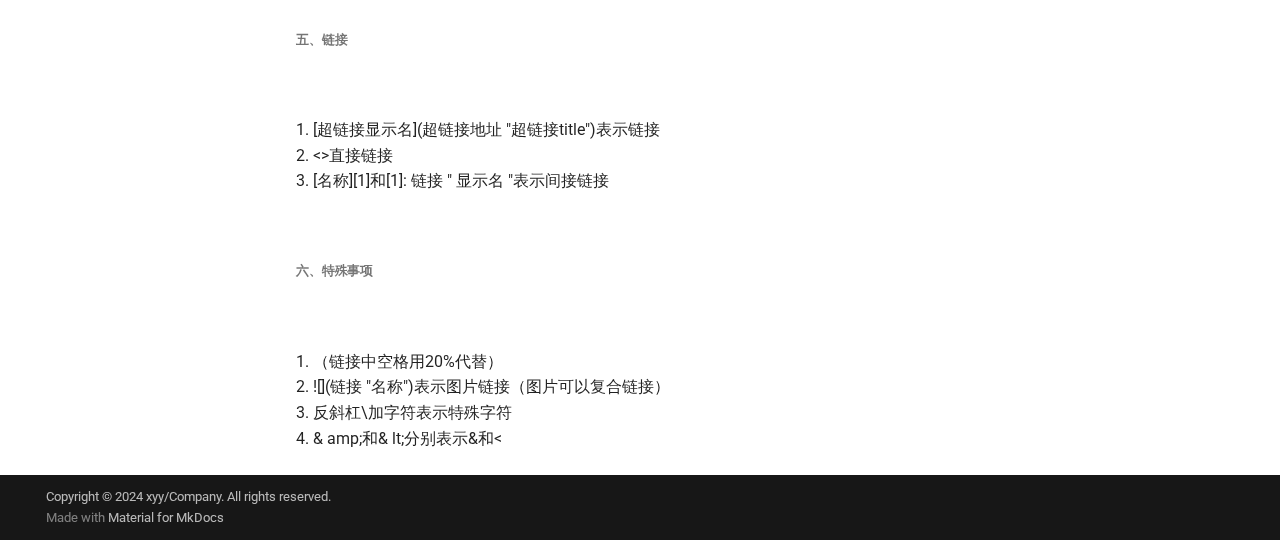
<file: site/page2/index.html>
<!doctype html>
<html lang="zh" class="no-js">
  <head>
    
      <meta charset="utf-8">
      <meta name="viewport" content="width=device-width,initial-scale=1">
      
        <meta name="description" content="这是一个关于个人笔记的文档站，提供了完善的指南。">
      
      
        <meta name="author" content="xyyzz">
      
      
      
        <link rel="prev" href="..">
      
      
        <link rel="next" href="../page3/">
      
      
      <link rel="icon" href="../images/favicon.ico">
      <meta name="generator" content="mkdocs-1.6.1, mkdocs-material-9.6.20">
    
    
      
        <title>markdown 笔记 - My Docs</title>
      
    
    
      <link rel="stylesheet" href="../assets/stylesheets/main.e53b48f4.min.css">
      
        
        <link rel="stylesheet" href="../assets/stylesheets/palette.06af60db.min.css">
      
      


    
    
      
    
    
      
        
        
        <link rel="preconnect" href="https://fonts.gstatic.com" crossorigin>
        <link rel="stylesheet" href="https://fonts.googleapis.com/css?family=Roboto:300,300i,400,400i,700,700i%7CRoboto+Mono:400,400i,700,700i&display=fallback">
        <style>:root{--md-text-font:"Roboto";--md-code-font:"Roboto Mono"}</style>
      
    
    
      <link rel="stylesheet" href="../stylesheets/extra.css">
    
    <script>__md_scope=new URL("..",location),__md_hash=e=>[...e].reduce(((e,_)=>(e<<5)-e+_.charCodeAt(0)),0),__md_get=(e,_=localStorage,t=__md_scope)=>JSON.parse(_.getItem(t.pathname+"."+e)),__md_set=(e,_,t=localStorage,a=__md_scope)=>{try{t.setItem(a.pathname+"."+e,JSON.stringify(_))}catch(e){}}</script>
    
      

    
    
    
  </head>
  
  
    
    
      
    
    
    
    
    <body dir="ltr" data-md-color-scheme="default" data-md-color-primary="indigo" data-md-color-accent="indigo">
  
    
    <input class="md-toggle" data-md-toggle="drawer" type="checkbox" id="__drawer" autocomplete="off">
    <input class="md-toggle" data-md-toggle="search" type="checkbox" id="__search" autocomplete="off">
    <label class="md-overlay" for="__drawer"></label>
    <div data-md-component="skip">
      
        
        <a href="#markdown" class="md-skip">
          跳转至
        </a>
      
    </div>
    <div data-md-component="announce">
      
    </div>
    
    
      

<header class="md-header" data-md-component="header">
  <nav class="md-header__inner md-grid" aria-label="页眉">
    <a href=".." title="My Docs" class="md-header__button md-logo" aria-label="My Docs" data-md-component="logo">
      
  <img src="../images/mylogo.png" alt="logo">

    </a>
    <label class="md-header__button md-icon" for="__drawer">
      
      <svg xmlns="http://www.w3.org/2000/svg" viewBox="0 0 24 24"><path d="M3 6h18v2H3zm0 5h18v2H3zm0 5h18v2H3z"/></svg>
    </label>
    <div class="md-header__title" data-md-component="header-title">
      <div class="md-header__ellipsis">
        <div class="md-header__topic">
          <span class="md-ellipsis">
            My Docs
          </span>
        </div>
        <div class="md-header__topic" data-md-component="header-topic">
          <span class="md-ellipsis">
            
              markdown 笔记
            
          </span>
        </div>
      </div>
    </div>
    
      
        <form class="md-header__option" data-md-component="palette">
  
    
    
    
    <input class="md-option" data-md-color-media="" data-md-color-scheme="default" data-md-color-primary="indigo" data-md-color-accent="indigo"  aria-label="切换至夜间模式"  type="radio" name="__palette" id="__palette_0">
    
      <label class="md-header__button md-icon" title="切换至夜间模式" for="__palette_1" hidden>
        <svg xmlns="http://www.w3.org/2000/svg" viewBox="0 0 24 24"><path d="m17.75 4.09-2.53 1.94.91 3.06-2.63-1.81-2.63 1.81.91-3.06-2.53-1.94L12.44 4l1.06-3 1.06 3zm3.5 6.91-1.64 1.25.59 1.98-1.7-1.17-1.7 1.17.59-1.98L15.75 11l2.06-.05L18.5 9l.69 1.95zm-2.28 4.95c.83-.08 1.72 1.1 1.19 1.85-.32.45-.66.87-1.08 1.27C15.17 23 8.84 23 4.94 19.07c-3.91-3.9-3.91-10.24 0-14.14.4-.4.82-.76 1.27-1.08.75-.53 1.93.36 1.85 1.19-.27 2.86.69 5.83 2.89 8.02a9.96 9.96 0 0 0 8.02 2.89m-1.64 2.02a12.08 12.08 0 0 1-7.8-3.47c-2.17-2.19-3.33-5-3.49-7.82-2.81 3.14-2.7 7.96.31 10.98 3.02 3.01 7.84 3.12 10.98.31"/></svg>
      </label>
    
  
    
    
    
    <input class="md-option" data-md-color-media="" data-md-color-scheme="slate" data-md-color-primary="black" data-md-color-accent="blue"  aria-label="切换至日间模式"  type="radio" name="__palette" id="__palette_1">
    
      <label class="md-header__button md-icon" title="切换至日间模式" for="__palette_0" hidden>
        <svg xmlns="http://www.w3.org/2000/svg" viewBox="0 0 24 24"><path d="M12 7a5 5 0 0 1 5 5 5 5 0 0 1-5 5 5 5 0 0 1-5-5 5 5 0 0 1 5-5m0 2a3 3 0 0 0-3 3 3 3 0 0 0 3 3 3 3 0 0 0 3-3 3 3 0 0 0-3-3m0-7 2.39 3.42C13.65 5.15 12.84 5 12 5s-1.65.15-2.39.42zM3.34 7l4.16-.35A7.2 7.2 0 0 0 5.94 8.5c-.44.74-.69 1.5-.83 2.29zm.02 10 1.76-3.77a7.131 7.131 0 0 0 2.38 4.14zM20.65 7l-1.77 3.79a7.02 7.02 0 0 0-2.38-4.15zm-.01 10-4.14.36c.59-.51 1.12-1.14 1.54-1.86.42-.73.69-1.5.83-2.29zM12 22l-2.41-3.44c.74.27 1.55.44 2.41.44.82 0 1.63-.17 2.37-.44z"/></svg>
      </label>
    
  
</form>
      
    
    
      <script>var palette=__md_get("__palette");if(palette&&palette.color){if("(prefers-color-scheme)"===palette.color.media){var media=matchMedia("(prefers-color-scheme: light)"),input=document.querySelector(media.matches?"[data-md-color-media='(prefers-color-scheme: light)']":"[data-md-color-media='(prefers-color-scheme: dark)']");palette.color.media=input.getAttribute("data-md-color-media"),palette.color.scheme=input.getAttribute("data-md-color-scheme"),palette.color.primary=input.getAttribute("data-md-color-primary"),palette.color.accent=input.getAttribute("data-md-color-accent")}for(var[key,value]of Object.entries(palette.color))document.body.setAttribute("data-md-color-"+key,value)}</script>
    
    
    
      
      
        <label class="md-header__button md-icon" for="__search">
          
          <svg xmlns="http://www.w3.org/2000/svg" viewBox="0 0 24 24"><path d="M9.5 3A6.5 6.5 0 0 1 16 9.5c0 1.61-.59 3.09-1.56 4.23l.27.27h.79l5 5-1.5 1.5-5-5v-.79l-.27-.27A6.52 6.52 0 0 1 9.5 16 6.5 6.5 0 0 1 3 9.5 6.5 6.5 0 0 1 9.5 3m0 2C7 5 5 7 5 9.5S7 14 9.5 14 14 12 14 9.5 12 5 9.5 5"/></svg>
        </label>
        <div class="md-search" data-md-component="search" role="dialog">
  <label class="md-search__overlay" for="__search"></label>
  <div class="md-search__inner" role="search">
    <form class="md-search__form" name="search">
      <input type="text" class="md-search__input" name="query" aria-label="搜索" placeholder="搜索" autocapitalize="off" autocorrect="off" autocomplete="off" spellcheck="false" data-md-component="search-query" required>
      <label class="md-search__icon md-icon" for="__search">
        
        <svg xmlns="http://www.w3.org/2000/svg" viewBox="0 0 24 24"><path d="M9.5 3A6.5 6.5 0 0 1 16 9.5c0 1.61-.59 3.09-1.56 4.23l.27.27h.79l5 5-1.5 1.5-5-5v-.79l-.27-.27A6.52 6.52 0 0 1 9.5 16 6.5 6.5 0 0 1 3 9.5 6.5 6.5 0 0 1 9.5 3m0 2C7 5 5 7 5 9.5S7 14 9.5 14 14 12 14 9.5 12 5 9.5 5"/></svg>
        
        <svg xmlns="http://www.w3.org/2000/svg" viewBox="0 0 24 24"><path d="M20 11v2H8l5.5 5.5-1.42 1.42L4.16 12l7.92-7.92L13.5 5.5 8 11z"/></svg>
      </label>
      <nav class="md-search__options" aria-label="查找">
        
        <button type="reset" class="md-search__icon md-icon" title="清空当前内容" aria-label="清空当前内容" tabindex="-1">
          
          <svg xmlns="http://www.w3.org/2000/svg" viewBox="0 0 24 24"><path d="M19 6.41 17.59 5 12 10.59 6.41 5 5 6.41 10.59 12 5 17.59 6.41 19 12 13.41 17.59 19 19 17.59 13.41 12z"/></svg>
        </button>
      </nav>
      
        <div class="md-search__suggest" data-md-component="search-suggest"></div>
      
    </form>
    <div class="md-search__output">
      <div class="md-search__scrollwrap" tabindex="0" data-md-scrollfix>
        <div class="md-search-result" data-md-component="search-result">
          <div class="md-search-result__meta">
            正在初始化搜索引擎
          </div>
          <ol class="md-search-result__list" role="presentation"></ol>
        </div>
      </div>
    </div>
  </div>
</div>
      
    
    
  </nav>
  
</header>
    
    <div class="md-container" data-md-component="container">
      
      
        
          
            
<nav class="md-tabs" aria-label="标签" data-md-component="tabs">
  <div class="md-grid">
    <ul class="md-tabs__list">
      
        
  
  
  
  
    <li class="md-tabs__item">
      <a href=".." class="md-tabs__link">
        
  
  
    
  
  首页

      </a>
    </li>
  

      
        
  
  
  
    
  
  
    
    
      <li class="md-tabs__item md-tabs__item--active">
        <a href="./" class="md-tabs__link">
          
  
  
  笔记

        </a>
      </li>
    
  

      
    </ul>
  </div>
</nav>
          
        
      
      <main class="md-main" data-md-component="main">
        <div class="md-main__inner md-grid">
          
            
              
              <div class="md-sidebar md-sidebar--primary" data-md-component="sidebar" data-md-type="navigation" >
                <div class="md-sidebar__scrollwrap">
                  <div class="md-sidebar__inner">
                    


  


<nav class="md-nav md-nav--primary md-nav--lifted" aria-label="导航栏" data-md-level="0">
  <label class="md-nav__title" for="__drawer">
    <a href=".." title="My Docs" class="md-nav__button md-logo" aria-label="My Docs" data-md-component="logo">
      
  <img src="../images/mylogo.png" alt="logo">

    </a>
    My Docs
  </label>
  
  <ul class="md-nav__list" data-md-scrollfix>
    
      
      
  
  
  
  
    <li class="md-nav__item">
      <a href=".." class="md-nav__link">
        
  
  
  <span class="md-ellipsis">
    首页
    
  </span>
  

      </a>
    </li>
  

    
      
      
  
  
    
  
  
  
    
    
    
    
      
        
        
      
      
        
      
    
    
    <li class="md-nav__item md-nav__item--active md-nav__item--section md-nav__item--nested">
      
        
        
        <input class="md-nav__toggle md-toggle " type="checkbox" id="__nav_2" checked>
        
          
          <label class="md-nav__link" for="__nav_2" id="__nav_2_label" tabindex="">
            
  
  
  <span class="md-ellipsis">
    笔记
    
  </span>
  

            <span class="md-nav__icon md-icon"></span>
          </label>
        
        <nav class="md-nav" data-md-level="1" aria-labelledby="__nav_2_label" aria-expanded="true">
          <label class="md-nav__title" for="__nav_2">
            <span class="md-nav__icon md-icon"></span>
            笔记
          </label>
          <ul class="md-nav__list" data-md-scrollfix>
            
              
                
  
  
    
  
  
  
    <li class="md-nav__item md-nav__item--active">
      
      <input class="md-nav__toggle md-toggle" type="checkbox" id="__toc">
      
      
      
        <label class="md-nav__link md-nav__link--active" for="__toc">
          
  
  
  <span class="md-ellipsis">
    markdown 笔记
    
  </span>
  

          <span class="md-nav__icon md-icon"></span>
        </label>
      
      <a href="./" class="md-nav__link md-nav__link--active">
        
  
  
  <span class="md-ellipsis">
    markdown 笔记
    
  </span>
  

      </a>
      
        

<nav class="md-nav md-nav--secondary" aria-label="目录">
  
  
  
  
    <label class="md-nav__title" for="__toc">
      <span class="md-nav__icon md-icon"></span>
      目录
    </label>
    <ul class="md-nav__list" data-md-component="toc" data-md-scrollfix>
      
        <li class="md-nav__item">
  <a href="#markdown" class="md-nav__link">
    <span class="md-ellipsis">
      markdown语法笔记
    </span>
  </a>
  
    <nav class="md-nav" aria-label="markdown语法笔记">
      <ul class="md-nav__list">
        
          <li class="md-nav__item">
  <a href="#_1" class="md-nav__link">
    <span class="md-ellipsis">
      一、标题
    </span>
  </a>
  
</li>
        
      </ul>
    </nav>
  
</li>
      
        <li class="md-nav__item">
  <a href="#_2" class="md-nav__link">
    <span class="md-ellipsis">
      一级标题
    </span>
  </a>
  
    <nav class="md-nav" aria-label="一级标题">
      <ul class="md-nav__list">
        
          <li class="md-nav__item">
  <a href="#_3" class="md-nav__link">
    <span class="md-ellipsis">
      二级标题
    </span>
  </a>
  
    <nav class="md-nav" aria-label="二级标题">
      <ul class="md-nav__list">
        
          <li class="md-nav__item">
  <a href="#_4" class="md-nav__link">
    <span class="md-ellipsis">
      三级标题
    </span>
  </a>
  
    <nav class="md-nav" aria-label="三级标题">
      <ul class="md-nav__list">
        
          <li class="md-nav__item">
  <a href="#_5" class="md-nav__link">
    <span class="md-ellipsis">
      二、段落和格式：
    </span>
  </a>
  
</li>
        
          <li class="md-nav__item">
  <a href="#_6" class="md-nav__link">
    <span class="md-ellipsis">
      三、字体
    </span>
  </a>
  
</li>
        
          <li class="md-nav__item">
  <a href="#_7" class="md-nav__link">
    <span class="md-ellipsis">
      四、引用，代码块和列表
    </span>
  </a>
  
</li>
        
          <li class="md-nav__item">
  <a href="#_8" class="md-nav__link">
    <span class="md-ellipsis">
      五、链接
    </span>
  </a>
  
</li>
        
          <li class="md-nav__item">
  <a href="#_9" class="md-nav__link">
    <span class="md-ellipsis">
      六、特殊事项
    </span>
  </a>
  
</li>
        
      </ul>
    </nav>
  
</li>
        
      </ul>
    </nav>
  
</li>
        
      </ul>
    </nav>
  
</li>
      
    </ul>
  
</nav>
      
    </li>
  

              
            
              
                
  
  
  
  
    <li class="md-nav__item">
      <a href="../page3/" class="md-nav__link">
        
  
  
  <span class="md-ellipsis">
    yaml 笔记
    
  </span>
  

      </a>
    </li>
  

              
            
              
                
  
  
  
  
    <li class="md-nav__item">
      <a href="../page4/" class="md-nav__link">
        
  
  
  <span class="md-ellipsis">
    markdown_extension 笔记
    
  </span>
  

      </a>
    </li>
  

              
            
          </ul>
        </nav>
      
    </li>
  

    
  </ul>
</nav>
                  </div>
                </div>
              </div>
            
            
              
              <div class="md-sidebar md-sidebar--secondary" data-md-component="sidebar" data-md-type="toc" >
                <div class="md-sidebar__scrollwrap">
                  <div class="md-sidebar__inner">
                    

<nav class="md-nav md-nav--secondary" aria-label="目录">
  
  
  
  
    <label class="md-nav__title" for="__toc">
      <span class="md-nav__icon md-icon"></span>
      目录
    </label>
    <ul class="md-nav__list" data-md-component="toc" data-md-scrollfix>
      
        <li class="md-nav__item">
  <a href="#markdown" class="md-nav__link">
    <span class="md-ellipsis">
      markdown语法笔记
    </span>
  </a>
  
    <nav class="md-nav" aria-label="markdown语法笔记">
      <ul class="md-nav__list">
        
          <li class="md-nav__item">
  <a href="#_1" class="md-nav__link">
    <span class="md-ellipsis">
      一、标题
    </span>
  </a>
  
</li>
        
      </ul>
    </nav>
  
</li>
      
        <li class="md-nav__item">
  <a href="#_2" class="md-nav__link">
    <span class="md-ellipsis">
      一级标题
    </span>
  </a>
  
    <nav class="md-nav" aria-label="一级标题">
      <ul class="md-nav__list">
        
          <li class="md-nav__item">
  <a href="#_3" class="md-nav__link">
    <span class="md-ellipsis">
      二级标题
    </span>
  </a>
  
    <nav class="md-nav" aria-label="二级标题">
      <ul class="md-nav__list">
        
          <li class="md-nav__item">
  <a href="#_4" class="md-nav__link">
    <span class="md-ellipsis">
      三级标题
    </span>
  </a>
  
    <nav class="md-nav" aria-label="三级标题">
      <ul class="md-nav__list">
        
          <li class="md-nav__item">
  <a href="#_5" class="md-nav__link">
    <span class="md-ellipsis">
      二、段落和格式：
    </span>
  </a>
  
</li>
        
          <li class="md-nav__item">
  <a href="#_6" class="md-nav__link">
    <span class="md-ellipsis">
      三、字体
    </span>
  </a>
  
</li>
        
          <li class="md-nav__item">
  <a href="#_7" class="md-nav__link">
    <span class="md-ellipsis">
      四、引用，代码块和列表
    </span>
  </a>
  
</li>
        
          <li class="md-nav__item">
  <a href="#_8" class="md-nav__link">
    <span class="md-ellipsis">
      五、链接
    </span>
  </a>
  
</li>
        
          <li class="md-nav__item">
  <a href="#_9" class="md-nav__link">
    <span class="md-ellipsis">
      六、特殊事项
    </span>
  </a>
  
</li>
        
      </ul>
    </nav>
  
</li>
        
      </ul>
    </nav>
  
</li>
        
      </ul>
    </nav>
  
</li>
      
    </ul>
  
</nav>
                  </div>
                </div>
              </div>
            
          
          
            <div class="md-content" data-md-component="content">
              <article class="md-content__inner md-typeset">
                
                  



  <h1>markdown 笔记</h1>

<h3 id="markdown">markdown语法笔记<a class="headerlink" href="#markdown" title="Permanent link">&para;</a></h3>
<p><br>
<br></p>
<h5 id="_1"><strong>一、标题</strong><a class="headerlink" href="#_1" title="Permanent link">&para;</a></h5>
<p><br>
<br>
1. #和##或下方加连续的=或连续的-表示标题<br />
代码：
<div class="highlight"><pre><span></span><code>#一级标题
##二级标题
###三级标题
</code></pre></div>
效果：</p>
<h2 id="_2">一级标题<a class="headerlink" href="#_2" title="Permanent link">&para;</a></h2>
<h3 id="_3">二级标题<a class="headerlink" href="#_3" title="Permanent link">&para;</a></h3>
<h4 id="_4">三级标题<a class="headerlink" href="#_4" title="Permanent link">&para;</a></h4>
<p><br><br><br><br><br></p>
<h5 id="_5">二、段落和格式：<a class="headerlink" href="#_5" title="Permanent link">&para;</a></h5>
<p><br>
<br>
1. 空格加换行或&lt;br&gt;表示换行<br />
2. 空行表示分段<br><br>  </p>
<h5 id="_6">三、字体<a class="headerlink" href="#_6" title="Permanent link">&para;</a></h5>
<p><br>
<br>
1. 前后*和**分别表式斜体和加粗<br />
<br>
<br></p>
<h5 id="_7">四、引用，代码块和列表<a class="headerlink" href="#_7" title="Permanent link">&para;</a></h5>
<ol>
<li>&gt;和&gt;&gt;和&gt;&gt;&gt;表示引用  </li>
<li>从数字1开始（后加英文.和空格）表示有序列表  </li>
<li>二级列表前3个空格  </li>
<li>无序列表用-或+或+  </li>
<li>反引号`表示单词代码引用  </li>
<li>三个反引号`或波浪号~表示代码块  </li>
<li>三个以上*或-或_下划线表示分割线<br />
<br>
<br></li>
</ol>
<h5 id="_8">五、链接<a class="headerlink" href="#_8" title="Permanent link">&para;</a></h5>
<p><br>
<br>
1. [超链接显示名](超链接地址 "超链接title")表示链接<br />
2. &lt;&gt;直接链接<br />
3. [名称][1]和[1]: 链接 " 显示名 "表示间接链接<br />
<br>
<br></p>
<h5 id="_9">六、特殊事项<a class="headerlink" href="#_9" title="Permanent link">&para;</a></h5>
<p><br>
<br>
1. （链接中空格用20%代替）<br />
2. ![](链接 "名称")表示图片链接（图片可以复合链接）<br />
3. 反斜杠\加字符表示特殊字符<br />
4. &amp; amp;和&amp; lt;分别表示&amp;和&lt;  </p>












                
              </article>
            </div>
          
          
<script>var target=document.getElementById(location.hash.slice(1));target&&target.name&&(target.checked=target.name.startsWith("__tabbed_"))</script>
        </div>
        
      </main>
      
        <footer class="md-footer">
  
  <div class="md-footer-meta md-typeset">
    <div class="md-footer-meta__inner md-grid">
      <div class="md-copyright">
  
    <div class="md-copyright__highlight">
      Copyright &copy; 2024 xyy/Company. All rights reserved.
    </div>
  
  
    Made with
    <a href="https://squidfunk.github.io/mkdocs-material/" target="_blank" rel="noopener">
      Material for MkDocs
    </a>
  
</div>
      
    </div>
  </div>
</footer>
      
    </div>
    <div class="md-dialog" data-md-component="dialog">
      <div class="md-dialog__inner md-typeset"></div>
    </div>
    
    
    
      
      <script id="__config" type="application/json">{"base": "..", "features": ["navigation.tabs", "navigation.tabs.top", "navigation.path", "navigation.sections", "search.suggest", "search.highlight", "content.code.copy"], "search": "../assets/javascripts/workers/search.973d3a69.min.js", "tags": null, "translations": {"clipboard.copied": "\u5df2\u590d\u5236", "clipboard.copy": "\u590d\u5236", "search.result.more.one": "\u5728\u8be5\u9875\u4e0a\u8fd8\u6709 1 \u4e2a\u7b26\u5408\u6761\u4ef6\u7684\u7ed3\u679c", "search.result.more.other": "\u5728\u8be5\u9875\u4e0a\u8fd8\u6709 # \u4e2a\u7b26\u5408\u6761\u4ef6\u7684\u7ed3\u679c", "search.result.none": "\u6ca1\u6709\u627e\u5230\u7b26\u5408\u6761\u4ef6\u7684\u7ed3\u679c", "search.result.one": "\u627e\u5230 1 \u4e2a\u7b26\u5408\u6761\u4ef6\u7684\u7ed3\u679c", "search.result.other": "# \u4e2a\u7b26\u5408\u6761\u4ef6\u7684\u7ed3\u679c", "search.result.placeholder": "\u952e\u5165\u4ee5\u5f00\u59cb\u641c\u7d22", "search.result.term.missing": "\u7f3a\u5c11", "select.version": "\u9009\u62e9\u5f53\u524d\u7248\u672c"}, "version": null}</script>
    
    
      <script src="../assets/javascripts/bundle.f55a23d4.min.js"></script>
      
    
  </body>
</html>
</file>
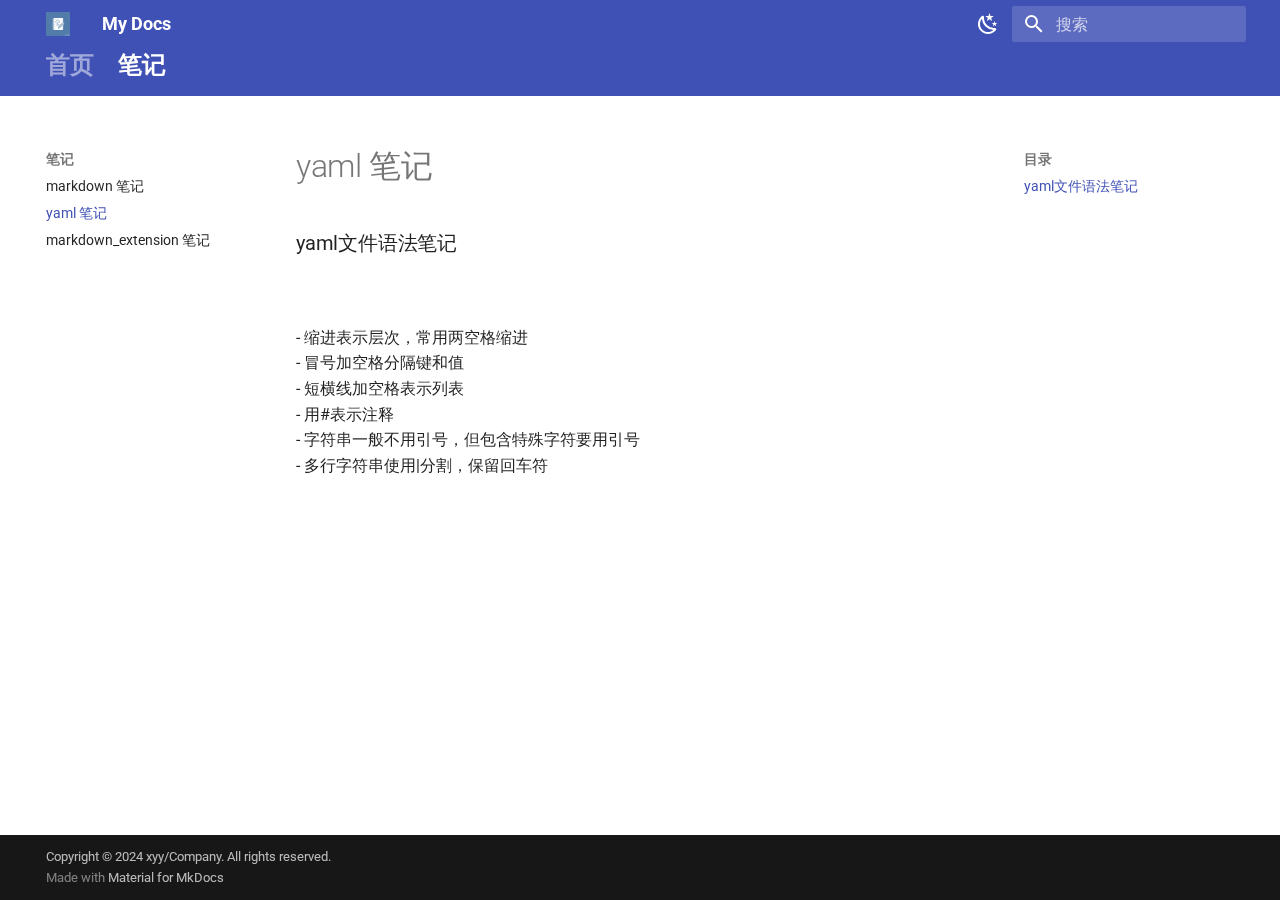
<file: site/page3/index.html>
<!doctype html>
<html lang="zh" class="no-js">
  <head>
    
      <meta charset="utf-8">
      <meta name="viewport" content="width=device-width,initial-scale=1">
      
        <meta name="description" content="这是一个关于个人笔记的文档站，提供了完善的指南。">
      
      
        <meta name="author" content="xyyzz">
      
      
      
        <link rel="prev" href="../page2/">
      
      
        <link rel="next" href="../page4/">
      
      
      <link rel="icon" href="../images/favicon.ico">
      <meta name="generator" content="mkdocs-1.6.1, mkdocs-material-9.6.20">
    
    
      
        <title>yaml 笔记 - My Docs</title>
      
    
    
      <link rel="stylesheet" href="../assets/stylesheets/main.e53b48f4.min.css">
      
        
        <link rel="stylesheet" href="../assets/stylesheets/palette.06af60db.min.css">
      
      


    
    
      
    
    
      
        
        
        <link rel="preconnect" href="https://fonts.gstatic.com" crossorigin>
        <link rel="stylesheet" href="https://fonts.googleapis.com/css?family=Roboto:300,300i,400,400i,700,700i%7CRoboto+Mono:400,400i,700,700i&display=fallback">
        <style>:root{--md-text-font:"Roboto";--md-code-font:"Roboto Mono"}</style>
      
    
    
      <link rel="stylesheet" href="../stylesheets/extra.css">
    
    <script>__md_scope=new URL("..",location),__md_hash=e=>[...e].reduce(((e,_)=>(e<<5)-e+_.charCodeAt(0)),0),__md_get=(e,_=localStorage,t=__md_scope)=>JSON.parse(_.getItem(t.pathname+"."+e)),__md_set=(e,_,t=localStorage,a=__md_scope)=>{try{t.setItem(a.pathname+"."+e,JSON.stringify(_))}catch(e){}}</script>
    
      

    
    
    
  </head>
  
  
    
    
      
    
    
    
    
    <body dir="ltr" data-md-color-scheme="default" data-md-color-primary="indigo" data-md-color-accent="indigo">
  
    
    <input class="md-toggle" data-md-toggle="drawer" type="checkbox" id="__drawer" autocomplete="off">
    <input class="md-toggle" data-md-toggle="search" type="checkbox" id="__search" autocomplete="off">
    <label class="md-overlay" for="__drawer"></label>
    <div data-md-component="skip">
      
        
        <a href="#yaml" class="md-skip">
          跳转至
        </a>
      
    </div>
    <div data-md-component="announce">
      
    </div>
    
    
      

<header class="md-header" data-md-component="header">
  <nav class="md-header__inner md-grid" aria-label="页眉">
    <a href=".." title="My Docs" class="md-header__button md-logo" aria-label="My Docs" data-md-component="logo">
      
  <img src="../images/mylogo.png" alt="logo">

    </a>
    <label class="md-header__button md-icon" for="__drawer">
      
      <svg xmlns="http://www.w3.org/2000/svg" viewBox="0 0 24 24"><path d="M3 6h18v2H3zm0 5h18v2H3zm0 5h18v2H3z"/></svg>
    </label>
    <div class="md-header__title" data-md-component="header-title">
      <div class="md-header__ellipsis">
        <div class="md-header__topic">
          <span class="md-ellipsis">
            My Docs
          </span>
        </div>
        <div class="md-header__topic" data-md-component="header-topic">
          <span class="md-ellipsis">
            
              yaml 笔记
            
          </span>
        </div>
      </div>
    </div>
    
      
        <form class="md-header__option" data-md-component="palette">
  
    
    
    
    <input class="md-option" data-md-color-media="" data-md-color-scheme="default" data-md-color-primary="indigo" data-md-color-accent="indigo"  aria-label="切换至夜间模式"  type="radio" name="__palette" id="__palette_0">
    
      <label class="md-header__button md-icon" title="切换至夜间模式" for="__palette_1" hidden>
        <svg xmlns="http://www.w3.org/2000/svg" viewBox="0 0 24 24"><path d="m17.75 4.09-2.53 1.94.91 3.06-2.63-1.81-2.63 1.81.91-3.06-2.53-1.94L12.44 4l1.06-3 1.06 3zm3.5 6.91-1.64 1.25.59 1.98-1.7-1.17-1.7 1.17.59-1.98L15.75 11l2.06-.05L18.5 9l.69 1.95zm-2.28 4.95c.83-.08 1.72 1.1 1.19 1.85-.32.45-.66.87-1.08 1.27C15.17 23 8.84 23 4.94 19.07c-3.91-3.9-3.91-10.24 0-14.14.4-.4.82-.76 1.27-1.08.75-.53 1.93.36 1.85 1.19-.27 2.86.69 5.83 2.89 8.02a9.96 9.96 0 0 0 8.02 2.89m-1.64 2.02a12.08 12.08 0 0 1-7.8-3.47c-2.17-2.19-3.33-5-3.49-7.82-2.81 3.14-2.7 7.96.31 10.98 3.02 3.01 7.84 3.12 10.98.31"/></svg>
      </label>
    
  
    
    
    
    <input class="md-option" data-md-color-media="" data-md-color-scheme="slate" data-md-color-primary="black" data-md-color-accent="blue"  aria-label="切换至日间模式"  type="radio" name="__palette" id="__palette_1">
    
      <label class="md-header__button md-icon" title="切换至日间模式" for="__palette_0" hidden>
        <svg xmlns="http://www.w3.org/2000/svg" viewBox="0 0 24 24"><path d="M12 7a5 5 0 0 1 5 5 5 5 0 0 1-5 5 5 5 0 0 1-5-5 5 5 0 0 1 5-5m0 2a3 3 0 0 0-3 3 3 3 0 0 0 3 3 3 3 0 0 0 3-3 3 3 0 0 0-3-3m0-7 2.39 3.42C13.65 5.15 12.84 5 12 5s-1.65.15-2.39.42zM3.34 7l4.16-.35A7.2 7.2 0 0 0 5.94 8.5c-.44.74-.69 1.5-.83 2.29zm.02 10 1.76-3.77a7.131 7.131 0 0 0 2.38 4.14zM20.65 7l-1.77 3.79a7.02 7.02 0 0 0-2.38-4.15zm-.01 10-4.14.36c.59-.51 1.12-1.14 1.54-1.86.42-.73.69-1.5.83-2.29zM12 22l-2.41-3.44c.74.27 1.55.44 2.41.44.82 0 1.63-.17 2.37-.44z"/></svg>
      </label>
    
  
</form>
      
    
    
      <script>var palette=__md_get("__palette");if(palette&&palette.color){if("(prefers-color-scheme)"===palette.color.media){var media=matchMedia("(prefers-color-scheme: light)"),input=document.querySelector(media.matches?"[data-md-color-media='(prefers-color-scheme: light)']":"[data-md-color-media='(prefers-color-scheme: dark)']");palette.color.media=input.getAttribute("data-md-color-media"),palette.color.scheme=input.getAttribute("data-md-color-scheme"),palette.color.primary=input.getAttribute("data-md-color-primary"),palette.color.accent=input.getAttribute("data-md-color-accent")}for(var[key,value]of Object.entries(palette.color))document.body.setAttribute("data-md-color-"+key,value)}</script>
    
    
    
      
      
        <label class="md-header__button md-icon" for="__search">
          
          <svg xmlns="http://www.w3.org/2000/svg" viewBox="0 0 24 24"><path d="M9.5 3A6.5 6.5 0 0 1 16 9.5c0 1.61-.59 3.09-1.56 4.23l.27.27h.79l5 5-1.5 1.5-5-5v-.79l-.27-.27A6.52 6.52 0 0 1 9.5 16 6.5 6.5 0 0 1 3 9.5 6.5 6.5 0 0 1 9.5 3m0 2C7 5 5 7 5 9.5S7 14 9.5 14 14 12 14 9.5 12 5 9.5 5"/></svg>
        </label>
        <div class="md-search" data-md-component="search" role="dialog">
  <label class="md-search__overlay" for="__search"></label>
  <div class="md-search__inner" role="search">
    <form class="md-search__form" name="search">
      <input type="text" class="md-search__input" name="query" aria-label="搜索" placeholder="搜索" autocapitalize="off" autocorrect="off" autocomplete="off" spellcheck="false" data-md-component="search-query" required>
      <label class="md-search__icon md-icon" for="__search">
        
        <svg xmlns="http://www.w3.org/2000/svg" viewBox="0 0 24 24"><path d="M9.5 3A6.5 6.5 0 0 1 16 9.5c0 1.61-.59 3.09-1.56 4.23l.27.27h.79l5 5-1.5 1.5-5-5v-.79l-.27-.27A6.52 6.52 0 0 1 9.5 16 6.5 6.5 0 0 1 3 9.5 6.5 6.5 0 0 1 9.5 3m0 2C7 5 5 7 5 9.5S7 14 9.5 14 14 12 14 9.5 12 5 9.5 5"/></svg>
        
        <svg xmlns="http://www.w3.org/2000/svg" viewBox="0 0 24 24"><path d="M20 11v2H8l5.5 5.5-1.42 1.42L4.16 12l7.92-7.92L13.5 5.5 8 11z"/></svg>
      </label>
      <nav class="md-search__options" aria-label="查找">
        
        <button type="reset" class="md-search__icon md-icon" title="清空当前内容" aria-label="清空当前内容" tabindex="-1">
          
          <svg xmlns="http://www.w3.org/2000/svg" viewBox="0 0 24 24"><path d="M19 6.41 17.59 5 12 10.59 6.41 5 5 6.41 10.59 12 5 17.59 6.41 19 12 13.41 17.59 19 19 17.59 13.41 12z"/></svg>
        </button>
      </nav>
      
        <div class="md-search__suggest" data-md-component="search-suggest"></div>
      
    </form>
    <div class="md-search__output">
      <div class="md-search__scrollwrap" tabindex="0" data-md-scrollfix>
        <div class="md-search-result" data-md-component="search-result">
          <div class="md-search-result__meta">
            正在初始化搜索引擎
          </div>
          <ol class="md-search-result__list" role="presentation"></ol>
        </div>
      </div>
    </div>
  </div>
</div>
      
    
    
  </nav>
  
</header>
    
    <div class="md-container" data-md-component="container">
      
      
        
          
            
<nav class="md-tabs" aria-label="标签" data-md-component="tabs">
  <div class="md-grid">
    <ul class="md-tabs__list">
      
        
  
  
  
  
    <li class="md-tabs__item">
      <a href=".." class="md-tabs__link">
        
  
  
    
  
  首页

      </a>
    </li>
  

      
        
  
  
  
    
  
  
    
    
      <li class="md-tabs__item md-tabs__item--active">
        <a href="../page2/" class="md-tabs__link">
          
  
  
  笔记

        </a>
      </li>
    
  

      
    </ul>
  </div>
</nav>
          
        
      
      <main class="md-main" data-md-component="main">
        <div class="md-main__inner md-grid">
          
            
              
              <div class="md-sidebar md-sidebar--primary" data-md-component="sidebar" data-md-type="navigation" >
                <div class="md-sidebar__scrollwrap">
                  <div class="md-sidebar__inner">
                    


  


<nav class="md-nav md-nav--primary md-nav--lifted" aria-label="导航栏" data-md-level="0">
  <label class="md-nav__title" for="__drawer">
    <a href=".." title="My Docs" class="md-nav__button md-logo" aria-label="My Docs" data-md-component="logo">
      
  <img src="../images/mylogo.png" alt="logo">

    </a>
    My Docs
  </label>
  
  <ul class="md-nav__list" data-md-scrollfix>
    
      
      
  
  
  
  
    <li class="md-nav__item">
      <a href=".." class="md-nav__link">
        
  
  
  <span class="md-ellipsis">
    首页
    
  </span>
  

      </a>
    </li>
  

    
      
      
  
  
    
  
  
  
    
    
    
    
      
        
        
      
      
        
      
    
    
    <li class="md-nav__item md-nav__item--active md-nav__item--section md-nav__item--nested">
      
        
        
        <input class="md-nav__toggle md-toggle " type="checkbox" id="__nav_2" checked>
        
          
          <label class="md-nav__link" for="__nav_2" id="__nav_2_label" tabindex="">
            
  
  
  <span class="md-ellipsis">
    笔记
    
  </span>
  

            <span class="md-nav__icon md-icon"></span>
          </label>
        
        <nav class="md-nav" data-md-level="1" aria-labelledby="__nav_2_label" aria-expanded="true">
          <label class="md-nav__title" for="__nav_2">
            <span class="md-nav__icon md-icon"></span>
            笔记
          </label>
          <ul class="md-nav__list" data-md-scrollfix>
            
              
                
  
  
  
  
    <li class="md-nav__item">
      <a href="../page2/" class="md-nav__link">
        
  
  
  <span class="md-ellipsis">
    markdown 笔记
    
  </span>
  

      </a>
    </li>
  

              
            
              
                
  
  
    
  
  
  
    <li class="md-nav__item md-nav__item--active">
      
      <input class="md-nav__toggle md-toggle" type="checkbox" id="__toc">
      
      
      
        <label class="md-nav__link md-nav__link--active" for="__toc">
          
  
  
  <span class="md-ellipsis">
    yaml 笔记
    
  </span>
  

          <span class="md-nav__icon md-icon"></span>
        </label>
      
      <a href="./" class="md-nav__link md-nav__link--active">
        
  
  
  <span class="md-ellipsis">
    yaml 笔记
    
  </span>
  

      </a>
      
        

<nav class="md-nav md-nav--secondary" aria-label="目录">
  
  
  
  
    <label class="md-nav__title" for="__toc">
      <span class="md-nav__icon md-icon"></span>
      目录
    </label>
    <ul class="md-nav__list" data-md-component="toc" data-md-scrollfix>
      
        <li class="md-nav__item">
  <a href="#yaml" class="md-nav__link">
    <span class="md-ellipsis">
      yaml文件语法笔记
    </span>
  </a>
  
</li>
      
    </ul>
  
</nav>
      
    </li>
  

              
            
              
                
  
  
  
  
    <li class="md-nav__item">
      <a href="../page4/" class="md-nav__link">
        
  
  
  <span class="md-ellipsis">
    markdown_extension 笔记
    
  </span>
  

      </a>
    </li>
  

              
            
          </ul>
        </nav>
      
    </li>
  

    
  </ul>
</nav>
                  </div>
                </div>
              </div>
            
            
              
              <div class="md-sidebar md-sidebar--secondary" data-md-component="sidebar" data-md-type="toc" >
                <div class="md-sidebar__scrollwrap">
                  <div class="md-sidebar__inner">
                    

<nav class="md-nav md-nav--secondary" aria-label="目录">
  
  
  
  
    <label class="md-nav__title" for="__toc">
      <span class="md-nav__icon md-icon"></span>
      目录
    </label>
    <ul class="md-nav__list" data-md-component="toc" data-md-scrollfix>
      
        <li class="md-nav__item">
  <a href="#yaml" class="md-nav__link">
    <span class="md-ellipsis">
      yaml文件语法笔记
    </span>
  </a>
  
</li>
      
    </ul>
  
</nav>
                  </div>
                </div>
              </div>
            
          
          
            <div class="md-content" data-md-component="content">
              <article class="md-content__inner md-typeset">
                
                  



  <h1>yaml 笔记</h1>

<h3 id="yaml">yaml文件语法笔记<a class="headerlink" href="#yaml" title="Permanent link">&para;</a></h3>
<p><br>
<br>
- 缩进表示层次，常用两空格缩进
<br>
- 冒号加空格分隔键和值
<br>
- 短横线加空格表示列表
<br>
- 用#表示注释
<br>
- 字符串一般不用引号，但包含特殊字符要用引号
<br>
- 多行字符串使用|分割，保留回车符</p>












                
              </article>
            </div>
          
          
<script>var target=document.getElementById(location.hash.slice(1));target&&target.name&&(target.checked=target.name.startsWith("__tabbed_"))</script>
        </div>
        
      </main>
      
        <footer class="md-footer">
  
  <div class="md-footer-meta md-typeset">
    <div class="md-footer-meta__inner md-grid">
      <div class="md-copyright">
  
    <div class="md-copyright__highlight">
      Copyright &copy; 2024 xyy/Company. All rights reserved.
    </div>
  
  
    Made with
    <a href="https://squidfunk.github.io/mkdocs-material/" target="_blank" rel="noopener">
      Material for MkDocs
    </a>
  
</div>
      
    </div>
  </div>
</footer>
      
    </div>
    <div class="md-dialog" data-md-component="dialog">
      <div class="md-dialog__inner md-typeset"></div>
    </div>
    
    
    
      
      <script id="__config" type="application/json">{"base": "..", "features": ["navigation.tabs", "navigation.tabs.top", "navigation.path", "navigation.sections", "search.suggest", "search.highlight", "content.code.copy"], "search": "../assets/javascripts/workers/search.973d3a69.min.js", "tags": null, "translations": {"clipboard.copied": "\u5df2\u590d\u5236", "clipboard.copy": "\u590d\u5236", "search.result.more.one": "\u5728\u8be5\u9875\u4e0a\u8fd8\u6709 1 \u4e2a\u7b26\u5408\u6761\u4ef6\u7684\u7ed3\u679c", "search.result.more.other": "\u5728\u8be5\u9875\u4e0a\u8fd8\u6709 # \u4e2a\u7b26\u5408\u6761\u4ef6\u7684\u7ed3\u679c", "search.result.none": "\u6ca1\u6709\u627e\u5230\u7b26\u5408\u6761\u4ef6\u7684\u7ed3\u679c", "search.result.one": "\u627e\u5230 1 \u4e2a\u7b26\u5408\u6761\u4ef6\u7684\u7ed3\u679c", "search.result.other": "# \u4e2a\u7b26\u5408\u6761\u4ef6\u7684\u7ed3\u679c", "search.result.placeholder": "\u952e\u5165\u4ee5\u5f00\u59cb\u641c\u7d22", "search.result.term.missing": "\u7f3a\u5c11", "select.version": "\u9009\u62e9\u5f53\u524d\u7248\u672c"}, "version": null}</script>
    
    
      <script src="../assets/javascripts/bundle.f55a23d4.min.js"></script>
      
    
  </body>
</html>
</file>
<file: stylesheets/extra.css>
/* 调整顶部导航栏和选项卡的背景色、文字色等 */
.md-header {
    background-color: var(--md-primary-fg-color); /* 使用主题主色 */
}

.md-tabs {
    background-color: var(--md-primary-fg-color); /* 让选项卡与头部同色 */
    color: white; /* 选项卡文字颜色 */
    font-weight: 500; /* 字体粗细 */
}

.md-tabs__link {
    color: white; /* 确保选项卡链接为白色 */
    opacity: 0.5;
    margin-top: 0.1rem; /* 微调垂直位置 */
}

.md-tabs__link:hover {
    opacity: 1;
    color: white;
}

/* 调整搜索框样式，使其更融入顶部 */
.md-search__form {
    background-color: rgba(255, 255, 255, 0.15); /* 浅色背景 */
}

.md-search__input {
    color: white;
}

.md-search__input::placeholder {
    color: rgba(255, 255, 255, 0.7);
}

/* 增大顶部导航选项卡的字体大小 */
.md-tabs__link {
    font-size: 1.2rem; /* 增大字体大小，例如从默认的 1rem 增加到 1.1rem */
    font-weight: 600;  /* 可选：同时增加字体粗细，使其更醒目 */
}
</file>
<file: site/stylesheets/extra.css>
/* 调整顶部导航栏和选项卡的背景色、文字色等 */
.md-header {
    background-color: var(--md-primary-fg-color); /* 使用主题主色 */
}

.md-tabs {
    background-color: var(--md-primary-fg-color); /* 让选项卡与头部同色 */
    color: white; /* 选项卡文字颜色 */
    font-weight: 500; /* 字体粗细 */
}

.md-tabs__link {
    color: white; /* 确保选项卡链接为白色 */
    opacity: 0.5;
    margin-top: 0.1rem; /* 微调垂直位置 */
}

.md-tabs__link:hover {
    opacity: 1;
    color: white;
}

/* 调整搜索框样式，使其更融入顶部 */
.md-search__form {
    background-color: rgba(255, 255, 255, 0.15); /* 浅色背景 */
}

.md-search__input {
    color: white;
}

.md-search__input::placeholder {
    color: rgba(255, 255, 255, 0.7);
}

/* 增大顶部导航选项卡的字体大小 */
.md-tabs__link {
    font-size: 1.2rem; /* 增大字体大小，例如从默认的 1rem 增加到 1.1rem */
    font-weight: 600;  /* 可选：同时增加字体粗细，使其更醒目 */
}
</file>
<file: assets/stylesheets/main.e53b48f4.min.css>
@charset "UTF-8";html{-webkit-text-size-adjust:none;-moz-text-size-adjust:none;text-size-adjust:none;box-sizing:border-box}*,:after,:before{box-sizing:inherit}@media (prefers-reduced-motion){*,:after,:before{transition:none!important}}body{margin:0}a,button,input,label{-webkit-tap-highlight-color:transparent}a{color:inherit;text-decoration:none}hr{border:0;box-sizing:initial;display:block;height:.05rem;overflow:visible;padding:0}small{font-size:80%}sub,sup{line-height:1em}img{border-style:none}table{border-collapse:initial;border-spacing:0}td,th{font-weight:400;vertical-align:top}button{background:#0000;border:0;font-family:inherit;font-size:inherit;margin:0;padding:0}input{border:0;outline:none}:root{--md-primary-fg-color:#4051b5;--md-primary-fg-color--light:#5d6cc0;--md-primary-fg-color--dark:#303fa1;--md-primary-bg-color:#fff;--md-primary-bg-color--light:#ffffffb3;--md-accent-fg-color:#526cfe;--md-accent-fg-color--transparent:#526cfe1a;--md-accent-bg-color:#fff;--md-accent-bg-color--light:#ffffffb3}[data-md-color-scheme=default]{color-scheme:light}[data-md-color-scheme=default] img[src$="#gh-dark-mode-only"],[data-md-color-scheme=default] img[src$="#only-dark"]{display:none}:root,[data-md-color-scheme=default]{--md-hue:225deg;--md-default-fg-color:#000000de;--md-default-fg-color--light:#0000008a;--md-default-fg-color--lighter:#00000052;--md-default-fg-color--lightest:#00000012;--md-default-bg-color:#fff;--md-default-bg-color--light:#ffffffb3;--md-default-bg-color--lighter:#ffffff4d;--md-default-bg-color--lightest:#ffffff1f;--md-code-fg-color:#36464e;--md-code-bg-color:#f5f5f5;--md-code-hl-color:#4287ff;--md-code-hl-color--light:#4287ff1a;--md-code-hl-number-color:#d52a2a;--md-code-hl-special-color:#db1457;--md-code-hl-function-color:#a846b9;--md-code-hl-constant-color:#6e59d9;--md-code-hl-keyword-color:#3f6ec6;--md-code-hl-string-color:#1c7d4d;--md-code-hl-name-color:var(--md-code-fg-color);--md-code-hl-operator-color:var(--md-default-fg-color--light);--md-code-hl-punctuation-color:var(--md-default-fg-color--light);--md-code-hl-comment-color:var(--md-default-fg-color--light);--md-code-hl-generic-color:var(--md-default-fg-color--light);--md-code-hl-variable-color:var(--md-default-fg-color--light);--md-typeset-color:var(--md-default-fg-color);--md-typeset-a-color:var(--md-primary-fg-color);--md-typeset-del-color:#f5503d26;--md-typeset-ins-color:#0bd57026;--md-typeset-kbd-color:#fafafa;--md-typeset-kbd-accent-color:#fff;--md-typeset-kbd-border-color:#b8b8b8;--md-typeset-mark-color:#ffff0080;--md-typeset-table-color:#0000001f;--md-typeset-table-color--light:rgba(0,0,0,.035);--md-admonition-fg-color:var(--md-default-fg-color);--md-admonition-bg-color:var(--md-default-bg-color);--md-warning-fg-color:#000000de;--md-warning-bg-color:#ff9;--md-footer-fg-color:#fff;--md-footer-fg-color--light:#ffffffb3;--md-footer-fg-color--lighter:#ffffff73;--md-footer-bg-color:#000000de;--md-footer-bg-color--dark:#00000052;--md-shadow-z1:0 0.2rem 0.5rem #0000000d,0 0 0.05rem #0000001a;--md-shadow-z2:0 0.2rem 0.5rem #0000001a,0 0 0.05rem #00000040;--md-shadow-z3:0 0.2rem 0.5rem #0003,0 0 0.05rem #00000059}.md-icon svg{fill:currentcolor;display:block;height:1.2rem;width:1.2rem}body{-webkit-font-smoothing:antialiased;-moz-osx-font-smoothing:grayscale;--md-text-font-family:var(--md-text-font,_),-apple-system,BlinkMacSystemFont,Helvetica,Arial,sans-serif;--md-code-font-family:var(--md-code-font,_),SFMono-Regular,Consolas,Menlo,monospace}aside,body,input{font-feature-settings:"kern","liga";color:var(--md-typeset-color);font-family:var(--md-text-font-family)}code,kbd,pre{font-feature-settings:"kern";font-family:var(--md-code-font-family)}:root{--md-typeset-table-sort-icon:url('data:image/svg+xml;charset=utf-8,<svg xmlns="http://www.w3.org/2000/svg" viewBox="0 0 24 24"><path d="m18 21-4-4h3V7h-3l4-4 4 4h-3v10h3M2 19v-2h10v2M2 13v-2h7v2M2 7V5h4v2z"/></svg>');--md-typeset-table-sort-icon--asc:url('data:image/svg+xml;charset=utf-8,<svg xmlns="http://www.w3.org/2000/svg" viewBox="0 0 24 24"><path d="M19 17h3l-4 4-4-4h3V3h2M2 17h10v2H2M6 5v2H2V5m0 6h7v2H2z"/></svg>');--md-typeset-table-sort-icon--desc:url('data:image/svg+xml;charset=utf-8,<svg xmlns="http://www.w3.org/2000/svg" viewBox="0 0 24 24"><path d="M19 7h3l-4-4-4 4h3v14h2M2 17h10v2H2M6 5v2H2V5m0 6h7v2H2z"/></svg>')}.md-typeset{-webkit-print-color-adjust:exact;color-adjust:exact;font-size:.8rem;line-height:1.6;overflow-wrap:break-word}@media print{.md-typeset{font-size:.68rem}}.md-typeset blockquote,.md-typeset dl,.md-typeset figure,.md-typeset ol,.md-typeset pre,.md-typeset ul{margin-bottom:1em;margin-top:1em}.md-typeset h1{color:var(--md-default-fg-color--light);font-size:2em;line-height:1.3;margin:0 0 1.25em}.md-typeset h1,.md-typeset h2{font-weight:300;letter-spacing:-.01em}.md-typeset h2{font-size:1.5625em;line-height:1.4;margin:1.6em 0 .64em}.md-typeset h3{font-size:1.25em;font-weight:400;letter-spacing:-.01em;line-height:1.5;margin:1.6em 0 .8em}.md-typeset h2+h3{margin-top:.8em}.md-typeset h4{font-weight:700;letter-spacing:-.01em;margin:1em 0}.md-typeset h5,.md-typeset h6{color:var(--md-default-fg-color--light);font-size:.8em;font-weight:700;letter-spacing:-.01em;margin:1.25em 0}.md-typeset h5{text-transform:uppercase}.md-typeset h5 code{text-transform:none}.md-typeset hr{border-bottom:.05rem solid var(--md-default-fg-color--lightest);display:flow-root;margin:1.5em 0}.md-typeset a{color:var(--md-typeset-a-color);word-break:break-word}.md-typeset a,.md-typeset a:before{transition:color 125ms}.md-typeset a:focus,.md-typeset a:hover{color:var(--md-accent-fg-color)}.md-typeset a:focus code,.md-typeset a:hover code{background-color:var(--md-accent-fg-color--transparent)}.md-typeset a code{color:currentcolor;transition:background-color 125ms}.md-typeset a.focus-visible{outline-color:var(--md-accent-fg-color);outline-offset:.2rem}.md-typeset code,.md-typeset kbd,.md-typeset pre{color:var(--md-code-fg-color);direction:ltr;font-variant-ligatures:none}@media print{.md-typeset code,.md-typeset kbd,.md-typeset pre{white-space:pre-wrap}}.md-typeset code{background-color:var(--md-code-bg-color);border-radius:.1rem;-webkit-box-decoration-break:clone;box-decoration-break:clone;font-size:.85em;padding:0 .2941176471em;word-break:break-word}.md-typeset code:not(.focus-visible){-webkit-tap-highlight-color:transparent;outline:none}.md-typeset pre{display:flow-root;line-height:1.4;position:relative}.md-typeset pre>code{-webkit-box-decoration-break:slice;box-decoration-break:slice;box-shadow:none;display:block;margin:0;outline-color:var(--md-accent-fg-color);overflow:auto;padding:.7720588235em 1.1764705882em;scrollbar-color:var(--md-default-fg-color--lighter) #0000;scrollbar-width:thin;touch-action:auto;word-break:normal}.md-typeset pre>code:hover{scrollbar-color:var(--md-accent-fg-color) #0000}.md-typeset pre>code::-webkit-scrollbar{height:.2rem;width:.2rem}.md-typeset pre>code::-webkit-scrollbar-thumb{background-color:var(--md-default-fg-color--lighter)}.md-typeset pre>code::-webkit-scrollbar-thumb:hover{background-color:var(--md-accent-fg-color)}.md-typeset kbd{background-color:var(--md-typeset-kbd-color);border-radius:.1rem;box-shadow:0 .1rem 0 .05rem var(--md-typeset-kbd-border-color),0 .1rem 0 var(--md-typeset-kbd-border-color),0 -.1rem .2rem var(--md-typeset-kbd-accent-color) inset;color:var(--md-default-fg-color);display:inline-block;font-size:.75em;padding:0 .6666666667em;vertical-align:text-top;word-break:break-word}.md-typeset mark{background-color:var(--md-typeset-mark-color);-webkit-box-decoration-break:clone;box-decoration-break:clone;color:inherit;word-break:break-word}.md-typeset abbr{border-bottom:.05rem dotted var(--md-default-fg-color--light);cursor:help;text-decoration:none}.md-typeset small{opacity:.75}[dir=ltr] .md-typeset sub,[dir=ltr] .md-typeset sup{margin-left:.078125em}[dir=rtl] .md-typeset sub,[dir=rtl] .md-typeset sup{margin-right:.078125em}[dir=ltr] .md-typeset blockquote{padding-left:.6rem}[dir=rtl] .md-typeset blockquote{padding-right:.6rem}[dir=ltr] .md-typeset blockquote{border-left:.2rem solid var(--md-default-fg-color--lighter)}[dir=rtl] .md-typeset blockquote{border-right:.2rem solid var(--md-default-fg-color--lighter)}.md-typeset blockquote{color:var(--md-default-fg-color--light);margin-left:0;margin-right:0}.md-typeset ul{list-style-type:disc}.md-typeset ul[type]{list-style-type:revert-layer}[dir=ltr] .md-typeset ol,[dir=ltr] .md-typeset ul{margin-left:.625em}[dir=rtl] .md-typeset ol,[dir=rtl] .md-typeset ul{margin-right:.625em}.md-typeset ol,.md-typeset ul{padding:0}.md-typeset ol:not([hidden]),.md-typeset ul:not([hidden]){display:flow-root}.md-typeset ol ol,.md-typeset ul ol{list-style-type:lower-alpha}.md-typeset ol ol ol,.md-typeset ul ol ol{list-style-type:lower-roman}.md-typeset ol ol ol ol,.md-typeset ul ol ol ol{list-style-type:upper-alpha}.md-typeset ol ol ol ol ol,.md-typeset ul ol ol ol ol{list-style-type:upper-roman}.md-typeset ol[type],.md-typeset ul[type]{list-style-type:revert-layer}[dir=ltr] .md-typeset ol li,[dir=ltr] .md-typeset ul li{margin-left:1.25em}[dir=rtl] .md-typeset ol li,[dir=rtl] .md-typeset ul li{margin-right:1.25em}.md-typeset ol li,.md-typeset ul li{margin-bottom:.5em}.md-typeset ol li blockquote,.md-typeset ol li p,.md-typeset ul li blockquote,.md-typeset ul li p{margin:.5em 0}.md-typeset ol li:last-child,.md-typeset ul li:last-child{margin-bottom:0}[dir=ltr] .md-typeset ol li ol,[dir=ltr] .md-typeset ol li ul,[dir=ltr] .md-typeset ul li ol,[dir=ltr] .md-typeset ul li ul{margin-left:.625em}[dir=rtl] .md-typeset ol li ol,[dir=rtl] .md-typeset ol li ul,[dir=rtl] .md-typeset ul li ol,[dir=rtl] .md-typeset ul li ul{margin-right:.625em}.md-typeset ol li ol,.md-typeset ol li ul,.md-typeset ul li ol,.md-typeset ul li ul{margin-bottom:.5em;margin-top:.5em}[dir=ltr] .md-typeset dd{margin-left:1.875em}[dir=rtl] .md-typeset dd{margin-right:1.875em}.md-typeset dd{margin-bottom:1.5em;margin-top:1em}.md-typeset img,.md-typeset svg,.md-typeset video{height:auto;max-width:100%}.md-typeset img[align=left]{margin:1em 1em 1em 0}.md-typeset img[align=right]{margin:1em 0 1em 1em}.md-typeset img[align]:only-child{margin-top:0}.md-typeset figure{display:flow-root;margin:1em auto;max-width:100%;text-align:center;width:-moz-fit-content;width:fit-content}.md-typeset figure img{display:block;margin:0 auto}.md-typeset figcaption{font-style:italic;margin:1em auto;max-width:24rem}.md-typeset iframe{max-width:100%}.md-typeset table:not([class]){background-color:var(--md-default-bg-color);border:.05rem solid var(--md-typeset-table-color);border-radius:.1rem;display:inline-block;font-size:.64rem;max-width:100%;overflow:auto;touch-action:auto}@media print{.md-typeset table:not([class]){display:table}}.md-typeset table:not([class])+*{margin-top:1.5em}.md-typeset table:not([class]) td>:first-child,.md-typeset table:not([class]) th>:first-child{margin-top:0}.md-typeset table:not([class]) td>:last-child,.md-typeset table:not([class]) th>:last-child{margin-bottom:0}.md-typeset table:not([class]) td:not([align]),.md-typeset table:not([class]) th:not([align]){text-align:left}[dir=rtl] .md-typeset table:not([class]) td:not([align]),[dir=rtl] .md-typeset table:not([class]) th:not([align]){text-align:right}.md-typeset table:not([class]) th{font-weight:700;min-width:5rem;padding:.9375em 1.25em;vertical-align:top}.md-typeset table:not([class]) td{border-top:.05rem solid var(--md-typeset-table-color);padding:.9375em 1.25em;vertical-align:top}.md-typeset table:not([class]) tbody tr{transition:background-color 125ms}.md-typeset table:not([class]) tbody tr:hover{background-color:var(--md-typeset-table-color--light);box-shadow:0 .05rem 0 var(--md-default-bg-color) inset}.md-typeset table:not([class]) a{word-break:normal}.md-typeset table th[role=columnheader]{cursor:pointer}[dir=ltr] .md-typeset table th[role=columnheader]:after{margin-left:.5em}[dir=rtl] .md-typeset table th[role=columnheader]:after{margin-right:.5em}.md-typeset table th[role=columnheader]:after{content:"";display:inline-block;height:1.2em;-webkit-mask-image:var(--md-typeset-table-sort-icon);mask-image:var(--md-typeset-table-sort-icon);-webkit-mask-repeat:no-repeat;mask-repeat:no-repeat;-webkit-mask-size:contain;mask-size:contain;transition:background-color 125ms;vertical-align:text-bottom;width:1.2em}.md-typeset table th[role=columnheader]:hover:after{background-color:var(--md-default-fg-color--lighter)}.md-typeset table th[role=columnheader][aria-sort=ascending]:after{background-color:var(--md-default-fg-color--light);-webkit-mask-image:var(--md-typeset-table-sort-icon--asc);mask-image:var(--md-typeset-table-sort-icon--asc)}.md-typeset table th[role=columnheader][aria-sort=descending]:after{background-color:var(--md-default-fg-color--light);-webkit-mask-image:var(--md-typeset-table-sort-icon--desc);mask-image:var(--md-typeset-table-sort-icon--desc)}.md-typeset__scrollwrap{margin:1em -.8rem;overflow-x:auto;touch-action:auto}.md-typeset__table{display:inline-block;margin-bottom:.5em;padding:0 .8rem}@media print{.md-typeset__table{display:block}}html .md-typeset__table table{display:table;margin:0;overflow:hidden;width:100%}@media screen and (max-width:44.984375em){.md-content__inner>pre{margin:1em -.8rem}.md-content__inner>pre code{border-radius:0}}.md-typeset .md-author{border-radius:100%;display:block;flex-shrink:0;height:1.6rem;overflow:hidden;position:relative;transition:color 125ms,transform 125ms;width:1.6rem}.md-typeset .md-author img{display:block}.md-typeset .md-author--more{background:var(--md-default-fg-color--lightest);color:var(--md-default-fg-color--lighter);font-size:.6rem;font-weight:700;line-height:1.6rem;text-align:center}.md-typeset .md-author--long{height:2.4rem;width:2.4rem}.md-typeset a.md-author{transform:scale(1)}.md-typeset a.md-author img{border-radius:100%;filter:grayscale(100%) opacity(75%);transition:filter 125ms}.md-typeset a.md-author:focus,.md-typeset a.md-author:hover{transform:scale(1.1);z-index:1}.md-typeset a.md-author:focus img,.md-typeset a.md-author:hover img{filter:grayscale(0)}.md-banner{background-color:var(--md-footer-bg-color);color:var(--md-footer-fg-color);overflow:auto}@media print{.md-banner{display:none}}.md-banner--warning{background-color:var(--md-warning-bg-color);color:var(--md-warning-fg-color)}.md-banner__inner{font-size:.7rem;margin:.6rem auto;padding:0 .8rem}[dir=ltr] .md-banner__button{float:right}[dir=rtl] .md-banner__button{float:left}.md-banner__button{color:inherit;cursor:pointer;transition:opacity .25s}.no-js .md-banner__button{display:none}.md-banner__button:hover{opacity:.7}html{font-size:125%;height:100%;overflow-x:hidden}@media screen and (min-width:100em){html{font-size:137.5%}}@media screen and (min-width:125em){html{font-size:150%}}body{background-color:var(--md-default-bg-color);display:flex;flex-direction:column;font-size:.5rem;min-height:100%;position:relative;width:100%}@media print{body{display:block}}@media screen and (max-width:59.984375em){body[data-md-scrolllock]{position:fixed}}.md-grid{margin-left:auto;margin-right:auto;max-width:61rem}.md-container{display:flex;flex-direction:column;flex-grow:1}@media print{.md-container{display:block}}.md-main{flex-grow:1}.md-main__inner{display:flex;height:100%;margin-top:1.5rem}.md-ellipsis{overflow:hidden;text-overflow:ellipsis}.md-toggle{display:none}.md-option{height:0;opacity:0;position:absolute;width:0}.md-option:checked+label:not([hidden]){display:block}.md-option.focus-visible+label{outline-color:var(--md-accent-fg-color);outline-style:auto}.md-skip{background-color:var(--md-default-fg-color);border-radius:.1rem;color:var(--md-default-bg-color);font-size:.64rem;margin:.5rem;opacity:0;outline-color:var(--md-accent-fg-color);padding:.3rem .5rem;position:fixed;transform:translateY(.4rem);z-index:-1}.md-skip:focus{opacity:1;transform:translateY(0);transition:transform .25s cubic-bezier(.4,0,.2,1),opacity 175ms 75ms;z-index:10}@page{margin:25mm}:root{--md-clipboard-icon:url('data:image/svg+xml;charset=utf-8,<svg xmlns="http://www.w3.org/2000/svg" viewBox="0 0 24 24"><path d="M19 21H8V7h11m0-2H8a2 2 0 0 0-2 2v14a2 2 0 0 0 2 2h11a2 2 0 0 0 2-2V7a2 2 0 0 0-2-2m-3-4H4a2 2 0 0 0-2 2v14h2V3h12z"/></svg>')}.md-clipboard{border-radius:.1rem;color:var(--md-default-fg-color--lightest);cursor:pointer;height:1.5em;outline-color:var(--md-accent-fg-color);outline-offset:.1rem;position:absolute;right:.5em;top:.5em;transition:color .25s;width:1.5em;z-index:1}@media print{.md-clipboard{display:none}}.md-clipboard:not(.focus-visible){-webkit-tap-highlight-color:transparent;outline:none}:hover>.md-clipboard{color:var(--md-default-fg-color--light)}.md-clipboard:focus,.md-clipboard:hover{color:var(--md-accent-fg-color)}.md-clipboard:after{background-color:currentcolor;content:"";display:block;height:1.125em;margin:0 auto;-webkit-mask-image:var(--md-clipboard-icon);mask-image:var(--md-clipboard-icon);-webkit-mask-position:center;mask-position:center;-webkit-mask-repeat:no-repeat;mask-repeat:no-repeat;-webkit-mask-size:contain;mask-size:contain;width:1.125em}.md-clipboard--inline{cursor:pointer}.md-clipboard--inline code{transition:color .25s,background-color .25s}.md-clipboard--inline:focus code,.md-clipboard--inline:hover code{background-color:var(--md-accent-fg-color--transparent);color:var(--md-accent-fg-color)}.md-typeset .md-code__content{display:grid}@keyframes consent{0%{opacity:0;transform:translateY(100%)}to{opacity:1;transform:translateY(0)}}@keyframes overlay{0%{opacity:0}to{opacity:1}}.md-consent__overlay{animation:overlay .25s both;-webkit-backdrop-filter:blur(.1rem);backdrop-filter:blur(.1rem);background-color:#0000008a;height:100%;opacity:1;position:fixed;top:0;width:100%;z-index:5}.md-consent__inner{animation:consent .5s cubic-bezier(.1,.7,.1,1) both;background-color:var(--md-default-bg-color);border:0;border-radius:.1rem;bottom:0;box-shadow:0 0 .2rem #0000001a,0 .2rem .4rem #0003;max-height:100%;overflow:auto;padding:0;position:fixed;width:100%;z-index:5}.md-consent__form{padding:.8rem}.md-consent__settings{display:none;margin:1em 0}input:checked+.md-consent__settings{display:block}.md-consent__controls{margin-bottom:.8rem}.md-typeset .md-consent__controls .md-button{display:inline}@media screen and (max-width:44.984375em){.md-typeset .md-consent__controls .md-button{display:block;margin-top:.4rem;text-align:center;width:100%}}.md-consent label{cursor:pointer}.md-content{flex-grow:1;min-width:0}.md-content__inner{margin:0 .8rem 1.2rem;padding-top:.6rem}@media screen and (min-width:76.25em){[dir=ltr] .md-sidebar--primary:not([hidden])~.md-content>.md-content__inner{margin-left:1.2rem}[dir=ltr] .md-sidebar--secondary:not([hidden])~.md-content>.md-content__inner,[dir=rtl] .md-sidebar--primary:not([hidden])~.md-content>.md-content__inner{margin-right:1.2rem}[dir=rtl] .md-sidebar--secondary:not([hidden])~.md-content>.md-content__inner{margin-left:1.2rem}}.md-content__inner:before{content:"";display:block;height:.4rem}.md-content__inner>:last-child{margin-bottom:0}[dir=ltr] .md-content__button{float:right}[dir=rtl] .md-content__button{float:left}[dir=ltr] .md-content__button{margin-left:.4rem}[dir=rtl] .md-content__button{margin-right:.4rem}.md-content__button{margin:.4rem 0;padding:0}@media print{.md-content__button{display:none}}.md-typeset .md-content__button{color:var(--md-default-fg-color--lighter)}.md-content__button svg{display:inline;vertical-align:top}[dir=rtl] .md-content__button svg{transform:scaleX(-1)}[dir=ltr] .md-dialog{right:.8rem}[dir=rtl] .md-dialog{left:.8rem}.md-dialog{background-color:var(--md-default-fg-color);border-radius:.1rem;bottom:.8rem;box-shadow:var(--md-shadow-z3);min-width:11.1rem;opacity:0;padding:.4rem .6rem;pointer-events:none;position:fixed;transform:translateY(100%);transition:transform 0ms .4s,opacity .4s;z-index:4}@media print{.md-dialog{display:none}}.md-dialog--active{opacity:1;pointer-events:auto;transform:translateY(0);transition:transform .4s cubic-bezier(.075,.85,.175,1),opacity .4s}.md-dialog__inner{color:var(--md-default-bg-color);font-size:.7rem}.md-feedback{margin:2em 0 1em;text-align:center}.md-feedback fieldset{border:none;margin:0;padding:0}.md-feedback__title{font-weight:700;margin:1em auto}.md-feedback__inner{position:relative}.md-feedback__list{display:flex;flex-wrap:wrap;place-content:baseline center;position:relative}.md-feedback__list:hover .md-icon:not(:disabled){color:var(--md-default-fg-color--lighter)}:disabled .md-feedback__list{min-height:1.8rem}.md-feedback__icon{color:var(--md-default-fg-color--light);cursor:pointer;flex-shrink:0;margin:0 .1rem;transition:color 125ms}.md-feedback__icon:not(:disabled).md-icon:hover{color:var(--md-accent-fg-color)}.md-feedback__icon:disabled{color:var(--md-default-fg-color--lightest);pointer-events:none}.md-feedback__note{opacity:0;position:relative;transform:translateY(.4rem);transition:transform .4s cubic-bezier(.1,.7,.1,1),opacity .15s}.md-feedback__note>*{margin:0 auto;max-width:16rem}:disabled .md-feedback__note{opacity:1;transform:translateY(0)}@media print{.md-feedback{display:none}}.md-footer{background-color:var(--md-footer-bg-color);color:var(--md-footer-fg-color)}@media print{.md-footer{display:none}}.md-footer__inner{justify-content:space-between;overflow:auto;padding:.2rem}.md-footer__inner:not([hidden]){display:flex}.md-footer__link{align-items:end;display:flex;flex-grow:0.01;margin-bottom:.4rem;margin-top:1rem;max-width:100%;outline-color:var(--md-accent-fg-color);overflow:hidden;transition:opacity .25s}.md-footer__link:focus,.md-footer__link:hover{opacity:.7}[dir=rtl] .md-footer__link svg{transform:scaleX(-1)}@media screen and (max-width:44.984375em){.md-footer__link--prev{flex-shrink:0}.md-footer__link--prev .md-footer__title{display:none}}[dir=ltr] .md-footer__link--next{margin-left:auto}[dir=rtl] .md-footer__link--next{margin-right:auto}.md-footer__link--next{text-align:right}[dir=rtl] .md-footer__link--next{text-align:left}.md-footer__title{flex-grow:1;font-size:.9rem;margin-bottom:.7rem;max-width:calc(100% - 2.4rem);padding:0 1rem;white-space:nowrap}.md-footer__button{margin:.2rem;padding:.4rem}.md-footer__direction{font-size:.64rem;opacity:.7}.md-footer-meta{background-color:var(--md-footer-bg-color--dark)}.md-footer-meta__inner{display:flex;flex-wrap:wrap;justify-content:space-between;padding:.2rem}html .md-footer-meta.md-typeset a{color:var(--md-footer-fg-color--light)}html .md-footer-meta.md-typeset a:focus,html .md-footer-meta.md-typeset a:hover{color:var(--md-footer-fg-color)}.md-copyright{color:var(--md-footer-fg-color--lighter);font-size:.64rem;margin:auto .6rem;padding:.4rem 0;width:100%}@media screen and (min-width:45em){.md-copyright{width:auto}}.md-copyright__highlight{color:var(--md-footer-fg-color--light)}.md-social{display:inline-flex;gap:.2rem;margin:0 .4rem;padding:.2rem 0 .6rem}@media screen and (min-width:45em){.md-social{padding:.6rem 0}}.md-social__link{display:inline-block;height:1.6rem;text-align:center;width:1.6rem}.md-social__link:before{line-height:1.9}.md-social__link svg{fill:currentcolor;max-height:.8rem;vertical-align:-25%}.md-typeset .md-button{border:.1rem solid;border-radius:.1rem;color:var(--md-primary-fg-color);cursor:pointer;display:inline-block;font-weight:700;padding:.625em 2em;transition:color 125ms,background-color 125ms,border-color 125ms}.md-typeset .md-button--primary{background-color:var(--md-primary-fg-color);border-color:var(--md-primary-fg-color);color:var(--md-primary-bg-color)}.md-typeset .md-button:focus,.md-typeset .md-button:hover{background-color:var(--md-accent-fg-color);border-color:var(--md-accent-fg-color);color:var(--md-accent-bg-color)}[dir=ltr] .md-typeset .md-input{border-top-left-radius:.1rem}[dir=ltr] .md-typeset .md-input,[dir=rtl] .md-typeset .md-input{border-top-right-radius:.1rem}[dir=rtl] .md-typeset .md-input{border-top-left-radius:.1rem}.md-typeset .md-input{border-bottom:.1rem solid var(--md-default-fg-color--lighter);box-shadow:var(--md-shadow-z1);font-size:.8rem;height:1.8rem;padding:0 .6rem;transition:border .25s,box-shadow .25s}.md-typeset .md-input:focus,.md-typeset .md-input:hover{border-bottom-color:var(--md-accent-fg-color);box-shadow:var(--md-shadow-z2)}.md-typeset .md-input--stretch{width:100%}.md-header{background-color:var(--md-primary-fg-color);box-shadow:0 0 .2rem #0000,0 .2rem .4rem #0000;color:var(--md-primary-bg-color);display:block;left:0;position:sticky;right:0;top:0;z-index:4}@media print{.md-header{display:none}}.md-header[hidden]{transform:translateY(-100%);transition:transform .25s cubic-bezier(.8,0,.6,1),box-shadow .25s}.md-header--shadow{box-shadow:0 0 .2rem #0000001a,0 .2rem .4rem #0003;transition:transform .25s cubic-bezier(.1,.7,.1,1),box-shadow .25s}.md-header__inner{align-items:center;display:flex;padding:0 .2rem}.md-header__button{color:currentcolor;cursor:pointer;margin:.2rem;outline-color:var(--md-accent-fg-color);padding:.4rem;position:relative;transition:opacity .25s;vertical-align:middle;z-index:1}.md-header__button:hover{opacity:.7}.md-header__button:not([hidden]){display:inline-block}.md-header__button:not(.focus-visible){-webkit-tap-highlight-color:transparent;outline:none}.md-header__button.md-logo{margin:.2rem;padding:.4rem}@media screen and (max-width:76.234375em){.md-header__button.md-logo{display:none}}.md-header__button.md-logo img,.md-header__button.md-logo svg{fill:currentcolor;display:block;height:1.2rem;width:auto}@media screen and (min-width:60em){.md-header__button[for=__search]{display:none}}.no-js .md-header__button[for=__search]{display:none}[dir=rtl] .md-header__button[for=__search] svg{transform:scaleX(-1)}@media screen and (min-width:76.25em){.md-header__button[for=__drawer]{display:none}}.md-header__topic{display:flex;max-width:100%;position:absolute;transition:transform .4s cubic-bezier(.1,.7,.1,1),opacity .15s;white-space:nowrap}.md-header__topic+.md-header__topic{opacity:0;pointer-events:none;transform:translateX(1.25rem);transition:transform .4s cubic-bezier(1,.7,.1,.1),opacity .15s;z-index:-1}[dir=rtl] .md-header__topic+.md-header__topic{transform:translateX(-1.25rem)}.md-header__topic:first-child{font-weight:700}[dir=ltr] .md-header__title{margin-left:1rem;margin-right:.4rem}[dir=rtl] .md-header__title{margin-left:.4rem;margin-right:1rem}.md-header__title{flex-grow:1;font-size:.9rem;height:2.4rem;line-height:2.4rem}.md-header__title--active .md-header__topic{opacity:0;pointer-events:none;transform:translateX(-1.25rem);transition:transform .4s cubic-bezier(1,.7,.1,.1),opacity .15s;z-index:-1}[dir=rtl] .md-header__title--active .md-header__topic{transform:translateX(1.25rem)}.md-header__title--active .md-header__topic+.md-header__topic{opacity:1;pointer-events:auto;transform:translateX(0);transition:transform .4s cubic-bezier(.1,.7,.1,1),opacity .15s;z-index:0}.md-header__title>.md-header__ellipsis{height:100%;position:relative;width:100%}.md-header__option{display:flex;flex-shrink:0;max-width:100%;transition:max-width 0ms .25s,opacity .25s .25s;white-space:nowrap}[data-md-toggle=search]:checked~.md-header .md-header__option{max-width:0;opacity:0;transition:max-width 0ms,opacity 0ms}.md-header__option>input{bottom:0}.md-header__source{display:none}@media screen and (min-width:60em){[dir=ltr] .md-header__source{margin-left:1rem}[dir=rtl] .md-header__source{margin-right:1rem}.md-header__source{display:block;max-width:11.7rem;width:11.7rem}}@media screen and (min-width:76.25em){[dir=ltr] .md-header__source{margin-left:1.4rem}[dir=rtl] .md-header__source{margin-right:1.4rem}}.md-meta{color:var(--md-default-fg-color--light);font-size:.7rem;line-height:1.3}.md-meta__list{display:inline-flex;flex-wrap:wrap;list-style:none;margin:0;padding:0}.md-meta__item:not(:last-child):after{content:"·";margin-left:.2rem;margin-right:.2rem}.md-meta__link{color:var(--md-typeset-a-color)}.md-meta__link:focus,.md-meta__link:hover{color:var(--md-accent-fg-color)}.md-draft{background-color:#ff1744;border-radius:.125em;color:#fff;display:inline-block;font-weight:700;padding-left:.5714285714em;padding-right:.5714285714em}:root{--md-nav-icon--prev:url('data:image/svg+xml;charset=utf-8,<svg xmlns="http://www.w3.org/2000/svg" viewBox="0 0 24 24"><path d="M20 11v2H8l5.5 5.5-1.42 1.42L4.16 12l7.92-7.92L13.5 5.5 8 11z"/></svg>');--md-nav-icon--next:url('data:image/svg+xml;charset=utf-8,<svg xmlns="http://www.w3.org/2000/svg" viewBox="0 0 24 24"><path d="M8.59 16.58 13.17 12 8.59 7.41 10 6l6 6-6 6z"/></svg>');--md-toc-icon:url('data:image/svg+xml;charset=utf-8,<svg xmlns="http://www.w3.org/2000/svg" viewBox="0 0 24 24"><path d="M3 9h14V7H3zm0 4h14v-2H3zm0 4h14v-2H3zm16 0h2v-2h-2zm0-10v2h2V7zm0 6h2v-2h-2z"/></svg>')}.md-nav{font-size:.7rem;line-height:1.3}.md-nav__title{color:var(--md-default-fg-color--light);display:block;font-weight:700;overflow:hidden;padding:0 .6rem;text-overflow:ellipsis}.md-nav__title .md-nav__button{display:none}.md-nav__title .md-nav__button img{height:100%;width:auto}.md-nav__title .md-nav__button.md-logo img,.md-nav__title .md-nav__button.md-logo svg{fill:currentcolor;display:block;height:2.4rem;max-width:100%;object-fit:contain;width:auto}.md-nav__list{list-style:none;margin:0;padding:0}.md-nav__link{align-items:flex-start;display:flex;gap:.4rem;margin-top:.625em;scroll-snap-align:start;transition:color 125ms}.md-nav__link--passed{color:var(--md-default-fg-color--light)}.md-nav__item .md-nav__link--active,.md-nav__item .md-nav__link--active code{color:var(--md-typeset-a-color)}.md-nav__link .md-ellipsis{position:relative}[dir=ltr] .md-nav__link .md-icon:last-child{margin-left:auto}[dir=rtl] .md-nav__link .md-icon:last-child{margin-right:auto}.md-nav__link svg{fill:currentcolor;flex-shrink:0;height:1.3em;position:relative}.md-nav__link[for]:focus,.md-nav__link[for]:hover,.md-nav__link[href]:focus,.md-nav__link[href]:hover{color:var(--md-accent-fg-color);cursor:pointer}.md-nav__link.focus-visible{outline-color:var(--md-accent-fg-color);outline-offset:.2rem}.md-nav--primary .md-nav__link[for=__toc]{display:none}.md-nav--primary .md-nav__link[for=__toc] .md-icon:after{background-color:currentcolor;display:block;height:100%;-webkit-mask-image:var(--md-toc-icon);mask-image:var(--md-toc-icon);width:100%}.md-nav--primary .md-nav__link[for=__toc]~.md-nav{display:none}.md-nav__container>.md-nav__link{margin-top:0}.md-nav__container>.md-nav__link:first-child{flex-grow:1;min-width:0}.md-nav__icon{flex-shrink:0}.md-nav__source{display:none}@media screen and (max-width:76.234375em){.md-nav--primary,.md-nav--primary .md-nav{background-color:var(--md-default-bg-color);display:flex;flex-direction:column;height:100%;left:0;position:absolute;right:0;top:0;z-index:1}.md-nav--primary .md-nav__item,.md-nav--primary .md-nav__title{font-size:.8rem;line-height:1.5}.md-nav--primary .md-nav__title{background-color:var(--md-default-fg-color--lightest);color:var(--md-default-fg-color--light);cursor:pointer;height:5.6rem;line-height:2.4rem;padding:3rem .8rem .2rem;position:relative;white-space:nowrap}[dir=ltr] .md-nav--primary .md-nav__title .md-nav__icon{left:.4rem}[dir=rtl] .md-nav--primary .md-nav__title .md-nav__icon{right:.4rem}.md-nav--primary .md-nav__title .md-nav__icon{display:block;height:1.2rem;margin:.2rem;position:absolute;top:.4rem;width:1.2rem}.md-nav--primary .md-nav__title .md-nav__icon:after{background-color:currentcolor;content:"";display:block;height:100%;-webkit-mask-image:var(--md-nav-icon--prev);mask-image:var(--md-nav-icon--prev);-webkit-mask-position:center;mask-position:center;-webkit-mask-repeat:no-repeat;mask-repeat:no-repeat;-webkit-mask-size:contain;mask-size:contain;width:100%}.md-nav--primary .md-nav__title~.md-nav__list{background-color:var(--md-default-bg-color);box-shadow:0 .05rem 0 var(--md-default-fg-color--lightest) inset;overflow-y:auto;scroll-snap-type:y mandatory;touch-action:pan-y}.md-nav--primary .md-nav__title~.md-nav__list>:first-child{border-top:0}.md-nav--primary .md-nav__title[for=__drawer]{background-color:var(--md-primary-fg-color);color:var(--md-primary-bg-color);font-weight:700}.md-nav--primary .md-nav__title .md-logo{display:block;left:.2rem;margin:.2rem;padding:.4rem;position:absolute;right:.2rem;top:.2rem}.md-nav--primary .md-nav__list{flex:1}.md-nav--primary .md-nav__item{border-top:.05rem solid var(--md-default-fg-color--lightest)}.md-nav--primary .md-nav__item--active>.md-nav__link{color:var(--md-typeset-a-color)}.md-nav--primary .md-nav__item--active>.md-nav__link:focus,.md-nav--primary .md-nav__item--active>.md-nav__link:hover{color:var(--md-accent-fg-color)}.md-nav--primary .md-nav__link{margin-top:0;padding:.6rem .8rem}.md-nav--primary .md-nav__link svg{margin-top:.1em}.md-nav--primary .md-nav__link>.md-nav__link{padding:0}[dir=ltr] .md-nav--primary .md-nav__link .md-nav__icon{margin-right:-.2rem}[dir=rtl] .md-nav--primary .md-nav__link .md-nav__icon{margin-left:-.2rem}.md-nav--primary .md-nav__link .md-nav__icon{font-size:1.2rem;height:1.2rem;width:1.2rem}.md-nav--primary .md-nav__link .md-nav__icon:after{background-color:currentcolor;content:"";display:block;height:100%;-webkit-mask-image:var(--md-nav-icon--next);mask-image:var(--md-nav-icon--next);-webkit-mask-position:center;mask-position:center;-webkit-mask-repeat:no-repeat;mask-repeat:no-repeat;-webkit-mask-size:contain;mask-size:contain;width:100%}[dir=rtl] .md-nav--primary .md-nav__icon:after{transform:scale(-1)}.md-nav--primary .md-nav--secondary .md-nav{background-color:initial;position:static}[dir=ltr] .md-nav--primary .md-nav--secondary .md-nav .md-nav__link{padding-left:1.4rem}[dir=rtl] .md-nav--primary .md-nav--secondary .md-nav .md-nav__link{padding-right:1.4rem}[dir=ltr] .md-nav--primary .md-nav--secondary .md-nav .md-nav .md-nav__link{padding-left:2rem}[dir=rtl] .md-nav--primary .md-nav--secondary .md-nav .md-nav .md-nav__link{padding-right:2rem}[dir=ltr] .md-nav--primary .md-nav--secondary .md-nav .md-nav .md-nav .md-nav__link{padding-left:2.6rem}[dir=rtl] .md-nav--primary .md-nav--secondary .md-nav .md-nav .md-nav .md-nav__link{padding-right:2.6rem}[dir=ltr] .md-nav--primary .md-nav--secondary .md-nav .md-nav .md-nav .md-nav .md-nav__link{padding-left:3.2rem}[dir=rtl] .md-nav--primary .md-nav--secondary .md-nav .md-nav .md-nav .md-nav .md-nav__link{padding-right:3.2rem}.md-nav--secondary{background-color:initial}.md-nav__toggle~.md-nav{display:flex;opacity:0;transform:translateX(100%);transition:transform .25s cubic-bezier(.8,0,.6,1),opacity 125ms 50ms}[dir=rtl] .md-nav__toggle~.md-nav{transform:translateX(-100%)}.md-nav__toggle:checked~.md-nav{opacity:1;transform:translateX(0);transition:transform .25s cubic-bezier(.4,0,.2,1),opacity 125ms 125ms}.md-nav__toggle:checked~.md-nav>.md-nav__list{-webkit-backface-visibility:hidden;backface-visibility:hidden}}@media screen and (max-width:59.984375em){.md-nav--primary .md-nav__link[for=__toc]{display:flex}.md-nav--primary .md-nav__link[for=__toc] .md-icon:after{content:""}.md-nav--primary .md-nav__link[for=__toc]+.md-nav__link{display:none}.md-nav--primary .md-nav__link[for=__toc]~.md-nav{display:flex}.md-nav__source{background-color:var(--md-primary-fg-color--dark);color:var(--md-primary-bg-color);display:block;padding:0 .2rem}}@media screen and (min-width:60em) and (max-width:76.234375em){.md-nav--integrated .md-nav__link[for=__toc]{display:flex}.md-nav--integrated .md-nav__link[for=__toc] .md-icon:after{content:""}.md-nav--integrated .md-nav__link[for=__toc]+.md-nav__link{display:none}.md-nav--integrated .md-nav__link[for=__toc]~.md-nav{display:flex}}@media screen and (min-width:60em){.md-nav{margin-bottom:-.4rem}.md-nav--secondary .md-nav__title{background:var(--md-default-bg-color);box-shadow:0 0 .4rem .4rem var(--md-default-bg-color);position:sticky;top:0;z-index:1}.md-nav--secondary .md-nav__title[for=__toc]{scroll-snap-align:start}.md-nav--secondary .md-nav__title .md-nav__icon{display:none}[dir=ltr] .md-nav--secondary .md-nav__list{padding-left:.6rem}[dir=rtl] .md-nav--secondary .md-nav__list{padding-right:.6rem}.md-nav--secondary .md-nav__list{padding-bottom:.4rem}[dir=ltr] .md-nav--secondary .md-nav__item>.md-nav__link{margin-right:.4rem}[dir=rtl] .md-nav--secondary .md-nav__item>.md-nav__link{margin-left:.4rem}}@media screen and (min-width:76.25em){.md-nav{margin-bottom:-.4rem;transition:max-height .25s cubic-bezier(.86,0,.07,1)}.md-nav--primary .md-nav__title{background:var(--md-default-bg-color);box-shadow:0 0 .4rem .4rem var(--md-default-bg-color);position:sticky;top:0;z-index:1}.md-nav--primary .md-nav__title[for=__drawer]{scroll-snap-align:start}.md-nav--primary .md-nav__title .md-nav__icon{display:none}[dir=ltr] .md-nav--primary .md-nav__list{padding-left:.6rem}[dir=rtl] .md-nav--primary .md-nav__list{padding-right:.6rem}.md-nav--primary .md-nav__list{padding-bottom:.4rem}[dir=ltr] .md-nav--primary .md-nav__item>.md-nav__link{margin-right:.4rem}[dir=rtl] .md-nav--primary .md-nav__item>.md-nav__link{margin-left:.4rem}.md-nav__toggle~.md-nav{display:grid;grid-template-rows:minmax(.4rem,0fr);opacity:0;transition:grid-template-rows .25s cubic-bezier(.86,0,.07,1),opacity .25s,visibility 0ms .25s;visibility:collapse}.md-nav__toggle~.md-nav>.md-nav__list{overflow:hidden}.md-nav__toggle.md-toggle--indeterminate~.md-nav,.md-nav__toggle:checked~.md-nav{grid-template-rows:minmax(.4rem,1fr);opacity:1;transition:grid-template-rows .25s cubic-bezier(.86,0,.07,1),opacity .15s .1s,visibility 0ms;visibility:visible}.md-nav__toggle.md-toggle--indeterminate~.md-nav{transition:none}.md-nav__item--nested>.md-nav>.md-nav__title{display:none}.md-nav__item--section{display:block;margin:1.25em 0}.md-nav__item--section:last-child{margin-bottom:0}.md-nav__item--section>.md-nav__link{font-weight:700}.md-nav__item--section>.md-nav__link[for]{color:var(--md-default-fg-color--light)}.md-nav__item--section>.md-nav__link:not(.md-nav__container){pointer-events:none}.md-nav__item--section>.md-nav__link .md-icon,.md-nav__item--section>.md-nav__link>[for]{display:none}[dir=ltr] .md-nav__item--section>.md-nav{margin-left:-.6rem}[dir=rtl] .md-nav__item--section>.md-nav{margin-right:-.6rem}.md-nav__item--section>.md-nav{display:block;opacity:1;visibility:visible}.md-nav__item--section>.md-nav>.md-nav__list>.md-nav__item{padding:0}.md-nav__icon{border-radius:100%;height:.9rem;transition:background-color .25s;width:.9rem}.md-nav__icon:hover{background-color:var(--md-accent-fg-color--transparent)}.md-nav__icon:after{background-color:currentcolor;border-radius:100%;content:"";display:inline-block;height:100%;-webkit-mask-image:var(--md-nav-icon--next);mask-image:var(--md-nav-icon--next);-webkit-mask-position:center;mask-position:center;-webkit-mask-repeat:no-repeat;mask-repeat:no-repeat;-webkit-mask-size:contain;mask-size:contain;transition:transform .25s;vertical-align:-.1rem;width:100%}[dir=rtl] .md-nav__icon:after{transform:rotate(180deg)}.md-nav__item--nested .md-nav__toggle:checked~.md-nav__link .md-nav__icon:after,.md-nav__item--nested .md-toggle--indeterminate~.md-nav__link .md-nav__icon:after{transform:rotate(90deg)}.md-nav--lifted>.md-nav__list>.md-nav__item,.md-nav--lifted>.md-nav__title{display:none}.md-nav--lifted>.md-nav__list>.md-nav__item--active{display:block}.md-nav--lifted>.md-nav__list>.md-nav__item--active>.md-nav__link{background:var(--md-default-bg-color);box-shadow:0 0 .4rem .4rem var(--md-default-bg-color);margin-top:0;position:sticky;top:0;z-index:1}.md-nav--lifted>.md-nav__list>.md-nav__item--active>.md-nav__link:not(.md-nav__container){pointer-events:none}.md-nav--lifted>.md-nav__list>.md-nav__item--active.md-nav__item--section{margin:0}[dir=ltr] .md-nav--lifted>.md-nav__list>.md-nav__item>.md-nav:not(.md-nav--secondary){margin-left:-.6rem}[dir=rtl] .md-nav--lifted>.md-nav__list>.md-nav__item>.md-nav:not(.md-nav--secondary){margin-right:-.6rem}.md-nav--lifted>.md-nav__list>.md-nav__item>[for]{color:var(--md-default-fg-color--light)}.md-nav--lifted .md-nav[data-md-level="1"]{grid-template-rows:minmax(.4rem,1fr);opacity:1;visibility:visible}[dir=ltr] .md-nav--integrated>.md-nav__list>.md-nav__item--active .md-nav--secondary{border-left:.05rem solid var(--md-primary-fg-color)}[dir=rtl] .md-nav--integrated>.md-nav__list>.md-nav__item--active .md-nav--secondary{border-right:.05rem solid var(--md-primary-fg-color)}.md-nav--integrated>.md-nav__list>.md-nav__item--active .md-nav--secondary{display:block;margin-bottom:1.25em;opacity:1;visibility:visible}.md-nav--integrated>.md-nav__list>.md-nav__item--active .md-nav--secondary>.md-nav__list{overflow:visible;padding-bottom:0}.md-nav--integrated>.md-nav__list>.md-nav__item--active .md-nav--secondary>.md-nav__title{display:none}}.md-pagination{font-size:.8rem;font-weight:700;gap:.4rem}.md-pagination,.md-pagination>*{align-items:center;display:flex;justify-content:center}.md-pagination>*{border-radius:.2rem;height:1.8rem;min-width:1.8rem;text-align:center}.md-pagination__current{background-color:var(--md-default-fg-color--lightest);color:var(--md-default-fg-color--light)}.md-pagination__link{transition:color 125ms,background-color 125ms}.md-pagination__link:focus,.md-pagination__link:hover{background-color:var(--md-accent-fg-color--transparent);color:var(--md-accent-fg-color)}.md-pagination__link:focus svg,.md-pagination__link:hover svg{color:var(--md-accent-fg-color)}.md-pagination__link.focus-visible{outline-color:var(--md-accent-fg-color);outline-offset:.2rem}.md-pagination__link svg{fill:currentcolor;color:var(--md-default-fg-color--lighter);display:block;max-height:100%;width:1.2rem}.md-post__back{border-bottom:.05rem solid var(--md-default-fg-color--lightest);margin-bottom:1.2rem;padding-bottom:1.2rem}@media screen and (max-width:76.234375em){.md-post__back{display:none}}[dir=rtl] .md-post__back svg{transform:scaleX(-1)}.md-post__authors{display:flex;flex-direction:column;gap:.6rem;margin:0 .6rem 1.2rem}.md-post .md-post__meta a{transition:color 125ms}.md-post .md-post__meta a:focus,.md-post .md-post__meta a:hover{color:var(--md-accent-fg-color)}.md-post__title{color:var(--md-default-fg-color--light);font-weight:700}.md-post--excerpt{margin-bottom:3.2rem}.md-post--excerpt .md-post__header{align-items:center;display:flex;gap:.6rem;min-height:1.6rem}.md-post--excerpt .md-post__authors{align-items:center;display:inline-flex;flex-direction:row;gap:.2rem;margin:0;min-height:2.4rem}[dir=ltr] .md-post--excerpt .md-post__meta .md-meta__list{margin-right:.4rem}[dir=rtl] .md-post--excerpt .md-post__meta .md-meta__list{margin-left:.4rem}.md-post--excerpt .md-post__content>:first-child{--md-scroll-margin:6rem;margin-top:0}.md-post>.md-nav--secondary{margin:1em 0}.md-profile{align-items:center;display:flex;font-size:.7rem;gap:.6rem;line-height:1.4;width:100%}.md-profile__description{flex-grow:1}.md-content--post{display:flex}@media screen and (max-width:76.234375em){.md-content--post{flex-flow:column-reverse}}.md-content--post>.md-content__inner{flex-grow:1;min-width:0}@media screen and (min-width:76.25em){[dir=ltr] .md-content--post>.md-content__inner{margin-left:1.2rem}[dir=rtl] .md-content--post>.md-content__inner{margin-right:1.2rem}}@media screen and (max-width:76.234375em){.md-sidebar.md-sidebar--post{padding:0;position:static;width:100%}.md-sidebar.md-sidebar--post .md-sidebar__scrollwrap{overflow:visible}.md-sidebar.md-sidebar--post .md-sidebar__inner{padding:0}.md-sidebar.md-sidebar--post .md-post__meta{margin-left:.6rem;margin-right:.6rem}.md-sidebar.md-sidebar--post .md-nav__item{border:none;display:inline}.md-sidebar.md-sidebar--post .md-nav__list{display:inline-flex;flex-wrap:wrap;gap:.6rem;padding-bottom:.6rem;padding-top:.6rem}.md-sidebar.md-sidebar--post .md-nav__link{padding:0}.md-sidebar.md-sidebar--post .md-nav{height:auto;margin-bottom:0;position:static}}:root{--md-progress-value:0;--md-progress-delay:400ms}.md-progress{background:var(--md-primary-bg-color);height:.075rem;opacity:min(clamp(0,var(--md-progress-value),1),clamp(0,100 - var(--md-progress-value),1));position:fixed;top:0;transform:scaleX(calc(var(--md-progress-value)*1%));transform-origin:left;transition:transform .5s cubic-bezier(.19,1,.22,1),opacity .25s var(--md-progress-delay);width:100%;z-index:4}:root{--md-search-result-icon:url('data:image/svg+xml;charset=utf-8,<svg xmlns="http://www.w3.org/2000/svg" viewBox="0 0 24 24"><path d="M14 2H6a2 2 0 0 0-2 2v16a2 2 0 0 0 2 2h7c-.41-.25-.8-.56-1.14-.9-.33-.33-.61-.7-.86-1.1H6V4h7v5h5v1.18c.71.16 1.39.43 2 .82V8zm6.31 16.9c1.33-2.11.69-4.9-1.4-6.22-2.11-1.33-4.91-.68-6.22 1.4-1.34 2.11-.69 4.89 1.4 6.22 1.46.93 3.32.93 4.79.02L22 23.39 23.39 22zm-3.81.1a2.5 2.5 0 0 1-2.5-2.5 2.5 2.5 0 0 1 2.5-2.5 2.5 2.5 0 0 1 2.5 2.5 2.5 2.5 0 0 1-2.5 2.5"/></svg>')}.md-search{position:relative}@media screen and (min-width:60em){.md-search{padding:.2rem 0}}.no-js .md-search{display:none}.md-search__overlay{opacity:0;z-index:1}@media screen and (max-width:59.984375em){[dir=ltr] .md-search__overlay{left:-2.2rem}[dir=rtl] .md-search__overlay{right:-2.2rem}.md-search__overlay{background-color:var(--md-default-bg-color);border-radius:1rem;height:2rem;overflow:hidden;pointer-events:none;position:absolute;top:-1rem;transform-origin:center;transition:transform .3s .1s,opacity .2s .2s;width:2rem}[data-md-toggle=search]:checked~.md-header .md-search__overlay{opacity:1;transition:transform .4s,opacity .1s}}@media screen and (min-width:60em){[dir=ltr] .md-search__overlay{left:0}[dir=rtl] .md-search__overlay{right:0}.md-search__overlay{background-color:#0000008a;cursor:pointer;height:0;position:fixed;top:0;transition:width 0ms .25s,height 0ms .25s,opacity .25s;width:0}[data-md-toggle=search]:checked~.md-header .md-search__overlay{height:200vh;opacity:1;transition:width 0ms,height 0ms,opacity .25s;width:100%}}@media screen and (max-width:29.984375em){[data-md-toggle=search]:checked~.md-header .md-search__overlay{transform:scale(45)}}@media screen and (min-width:30em) and (max-width:44.984375em){[data-md-toggle=search]:checked~.md-header .md-search__overlay{transform:scale(60)}}@media screen and (min-width:45em) and (max-width:59.984375em){[data-md-toggle=search]:checked~.md-header .md-search__overlay{transform:scale(75)}}.md-search__inner{-webkit-backface-visibility:hidden;backface-visibility:hidden}@media screen and (max-width:59.984375em){[dir=ltr] .md-search__inner{left:0}[dir=rtl] .md-search__inner{right:0}.md-search__inner{height:0;opacity:0;overflow:hidden;position:fixed;top:0;transform:translateX(5%);transition:width 0ms .3s,height 0ms .3s,transform .15s cubic-bezier(.4,0,.2,1) .15s,opacity .15s .15s;width:0;z-index:2}[dir=rtl] .md-search__inner{transform:translateX(-5%)}[data-md-toggle=search]:checked~.md-header .md-search__inner{height:100%;opacity:1;transform:translateX(0);transition:width 0ms 0ms,height 0ms 0ms,transform .15s cubic-bezier(.1,.7,.1,1) .15s,opacity .15s .15s;width:100%}}@media screen and (min-width:60em){[dir=ltr] .md-search__inner{float:right}[dir=rtl] .md-search__inner{float:left}.md-search__inner{padding:.1rem 0;position:relative;transition:width .25s cubic-bezier(.1,.7,.1,1);width:11.7rem}}@media screen and (min-width:60em) and (max-width:76.234375em){[data-md-toggle=search]:checked~.md-header .md-search__inner{width:23.4rem}}@media screen and (min-width:76.25em){[data-md-toggle=search]:checked~.md-header .md-search__inner{width:34.4rem}}.md-search__form{background-color:var(--md-default-bg-color);box-shadow:0 0 .6rem #0000;height:2.4rem;position:relative;transition:color .25s,background-color .25s;z-index:2}@media screen and (min-width:60em){.md-search__form{background-color:#00000042;border-radius:.1rem;height:1.8rem}.md-search__form:hover{background-color:#ffffff1f}}[data-md-toggle=search]:checked~.md-header .md-search__form{background-color:var(--md-default-bg-color);border-radius:.1rem .1rem 0 0;box-shadow:0 0 .6rem #00000012;color:var(--md-default-fg-color)}[dir=ltr] .md-search__input{padding-left:3.6rem;padding-right:2.2rem}[dir=rtl] .md-search__input{padding-left:2.2rem;padding-right:3.6rem}.md-search__input{background:#0000;font-size:.9rem;height:100%;position:relative;text-overflow:ellipsis;width:100%;z-index:2}.md-search__input::placeholder{transition:color .25s}.md-search__input::placeholder,.md-search__input~.md-search__icon{color:var(--md-default-fg-color--light)}.md-search__input::-ms-clear{display:none}@media screen and (max-width:59.984375em){.md-search__input{font-size:.9rem;height:2.4rem;width:100%}}@media screen and (min-width:60em){[dir=ltr] .md-search__input{padding-left:2.2rem}[dir=rtl] .md-search__input{padding-right:2.2rem}.md-search__input{color:inherit;font-size:.8rem}.md-search__input::placeholder{color:var(--md-primary-bg-color--light)}.md-search__input+.md-search__icon{color:var(--md-primary-bg-color)}[data-md-toggle=search]:checked~.md-header .md-search__input{text-overflow:clip}[data-md-toggle=search]:checked~.md-header .md-search__input+.md-search__icon{color:var(--md-default-fg-color--light)}[data-md-toggle=search]:checked~.md-header .md-search__input::placeholder{color:#0000}}.md-search__icon{cursor:pointer;display:inline-block;height:1.2rem;transition:color .25s,opacity .25s;width:1.2rem}.md-search__icon:hover{opacity:.7}[dir=ltr] .md-search__icon[for=__search]{left:.5rem}[dir=rtl] .md-search__icon[for=__search]{right:.5rem}.md-search__icon[for=__search]{position:absolute;top:.3rem;z-index:2}[dir=rtl] .md-search__icon[for=__search] svg{transform:scaleX(-1)}@media screen and (max-width:59.984375em){[dir=ltr] .md-search__icon[for=__search]{left:.8rem}[dir=rtl] .md-search__icon[for=__search]{right:.8rem}.md-search__icon[for=__search]{top:.6rem}.md-search__icon[for=__search] svg:first-child{display:none}}@media screen and (min-width:60em){.md-search__icon[for=__search]{pointer-events:none}.md-search__icon[for=__search] svg:last-child{display:none}}[dir=ltr] .md-search__options{right:.5rem}[dir=rtl] .md-search__options{left:.5rem}.md-search__options{pointer-events:none;position:absolute;top:.3rem;z-index:2}@media screen and (max-width:59.984375em){[dir=ltr] .md-search__options{right:.8rem}[dir=rtl] .md-search__options{left:.8rem}.md-search__options{top:.6rem}}[dir=ltr] .md-search__options>.md-icon{margin-left:.2rem}[dir=rtl] .md-search__options>.md-icon{margin-right:.2rem}.md-search__options>.md-icon{color:var(--md-default-fg-color--light);opacity:0;transform:scale(.75);transition:transform .15s cubic-bezier(.1,.7,.1,1),opacity .15s}.md-search__options>.md-icon:not(.focus-visible){-webkit-tap-highlight-color:transparent;outline:none}[data-md-toggle=search]:checked~.md-header .md-search__input:valid~.md-search__options>.md-icon{opacity:1;pointer-events:auto;transform:scale(1)}[data-md-toggle=search]:checked~.md-header .md-search__input:valid~.md-search__options>.md-icon:hover{opacity:.7}[dir=ltr] .md-search__suggest{padding-left:3.6rem;padding-right:2.2rem}[dir=rtl] .md-search__suggest{padding-left:2.2rem;padding-right:3.6rem}.md-search__suggest{align-items:center;color:var(--md-default-fg-color--lighter);display:flex;font-size:.9rem;height:100%;opacity:0;position:absolute;top:0;transition:opacity 50ms;white-space:nowrap;width:100%}@media screen and (min-width:60em){[dir=ltr] .md-search__suggest{padding-left:2.2rem}[dir=rtl] .md-search__suggest{padding-right:2.2rem}.md-search__suggest{font-size:.8rem}}[data-md-toggle=search]:checked~.md-header .md-search__suggest{opacity:1;transition:opacity .3s .1s}[dir=ltr] .md-search__output{border-bottom-left-radius:.1rem}[dir=ltr] .md-search__output,[dir=rtl] .md-search__output{border-bottom-right-radius:.1rem}[dir=rtl] .md-search__output{border-bottom-left-radius:.1rem}.md-search__output{overflow:hidden;position:absolute;width:100%;z-index:1}@media screen and (max-width:59.984375em){.md-search__output{bottom:0;top:2.4rem}}@media screen and (min-width:60em){.md-search__output{opacity:0;top:1.9rem;transition:opacity .4s}[data-md-toggle=search]:checked~.md-header .md-search__output{box-shadow:var(--md-shadow-z3);opacity:1}}.md-search__scrollwrap{-webkit-backface-visibility:hidden;backface-visibility:hidden;background-color:var(--md-default-bg-color);height:100%;overflow-y:auto;touch-action:pan-y}@media (-webkit-max-device-pixel-ratio:1),(max-resolution:1dppx){.md-search__scrollwrap{transform:translateZ(0)}}@media screen and (min-width:60em) and (max-width:76.234375em){.md-search__scrollwrap{width:23.4rem}}@media screen and (min-width:76.25em){.md-search__scrollwrap{width:34.4rem}}@media screen and (min-width:60em){.md-search__scrollwrap{max-height:0;scrollbar-color:var(--md-default-fg-color--lighter) #0000;scrollbar-width:thin}[data-md-toggle=search]:checked~.md-header .md-search__scrollwrap{max-height:75vh}.md-search__scrollwrap:hover{scrollbar-color:var(--md-accent-fg-color) #0000}.md-search__scrollwrap::-webkit-scrollbar{height:.2rem;width:.2rem}.md-search__scrollwrap::-webkit-scrollbar-thumb{background-color:var(--md-default-fg-color--lighter)}.md-search__scrollwrap::-webkit-scrollbar-thumb:hover{background-color:var(--md-accent-fg-color)}}.md-search-result{color:var(--md-default-fg-color);word-break:break-word}.md-search-result__meta{background-color:var(--md-default-fg-color--lightest);color:var(--md-default-fg-color--light);font-size:.64rem;line-height:1.8rem;padding:0 .8rem;scroll-snap-align:start}@media screen and (min-width:60em){[dir=ltr] .md-search-result__meta{padding-left:2.2rem}[dir=rtl] .md-search-result__meta{padding-right:2.2rem}}.md-search-result__list{list-style:none;margin:0;padding:0;-webkit-user-select:none;user-select:none}.md-search-result__item{box-shadow:0 -.05rem var(--md-default-fg-color--lightest)}.md-search-result__item:first-child{box-shadow:none}.md-search-result__link{display:block;outline:none;scroll-snap-align:start;transition:background-color .25s}.md-search-result__link:focus,.md-search-result__link:hover{background-color:var(--md-accent-fg-color--transparent)}.md-search-result__link:last-child p:last-child{margin-bottom:.6rem}.md-search-result__more>summary{cursor:pointer;display:block;outline:none;position:sticky;scroll-snap-align:start;top:0;z-index:1}.md-search-result__more>summary::marker{display:none}.md-search-result__more>summary::-webkit-details-marker{display:none}.md-search-result__more>summary>div{color:var(--md-typeset-a-color);font-size:.64rem;padding:.75em .8rem;transition:color .25s,background-color .25s}@media screen and (min-width:60em){[dir=ltr] .md-search-result__more>summary>div{padding-left:2.2rem}[dir=rtl] .md-search-result__more>summary>div{padding-right:2.2rem}}.md-search-result__more>summary:focus>div,.md-search-result__more>summary:hover>div{background-color:var(--md-accent-fg-color--transparent);color:var(--md-accent-fg-color)}.md-search-result__more[open]>summary{background-color:var(--md-default-bg-color)}.md-search-result__article{overflow:hidden;padding:0 .8rem;position:relative}@media screen and (min-width:60em){[dir=ltr] .md-search-result__article{padding-left:2.2rem}[dir=rtl] .md-search-result__article{padding-right:2.2rem}}[dir=ltr] .md-search-result__icon{left:0}[dir=rtl] .md-search-result__icon{right:0}.md-search-result__icon{color:var(--md-default-fg-color--light);height:1.2rem;margin:.5rem;position:absolute;width:1.2rem}@media screen and (max-width:59.984375em){.md-search-result__icon{display:none}}.md-search-result__icon:after{background-color:currentcolor;content:"";display:inline-block;height:100%;-webkit-mask-image:var(--md-search-result-icon);mask-image:var(--md-search-result-icon);-webkit-mask-position:center;mask-position:center;-webkit-mask-repeat:no-repeat;mask-repeat:no-repeat;-webkit-mask-size:contain;mask-size:contain;width:100%}[dir=rtl] .md-search-result__icon:after{transform:scaleX(-1)}.md-search-result .md-typeset{color:var(--md-default-fg-color--light);font-size:.64rem;line-height:1.6}.md-search-result .md-typeset h1{color:var(--md-default-fg-color);font-size:.8rem;font-weight:400;line-height:1.4;margin:.55rem 0}.md-search-result .md-typeset h1 mark{text-decoration:none}.md-search-result .md-typeset h2{color:var(--md-default-fg-color);font-size:.64rem;font-weight:700;line-height:1.6;margin:.5em 0}.md-search-result .md-typeset h2 mark{text-decoration:none}.md-search-result__terms{color:var(--md-default-fg-color);display:block;font-size:.64rem;font-style:italic;margin:.5em 0}.md-search-result mark{background-color:initial;color:var(--md-accent-fg-color);text-decoration:underline}.md-select{position:relative;z-index:1}.md-select__inner{background-color:var(--md-default-bg-color);border-radius:.1rem;box-shadow:var(--md-shadow-z2);color:var(--md-default-fg-color);left:50%;margin-top:.2rem;max-height:0;opacity:0;position:absolute;top:calc(100% - .2rem);transform:translate3d(-50%,.3rem,0);transition:transform .25s 375ms,opacity .25s .25s,max-height 0ms .5s}.md-select:focus-within .md-select__inner,.md-select:hover .md-select__inner{max-height:10rem;opacity:1;transform:translate3d(-50%,0,0);transition:transform .25s cubic-bezier(.1,.7,.1,1),opacity .25s,max-height 0ms}.md-select__inner:after{border-bottom:.2rem solid #0000;border-bottom-color:var(--md-default-bg-color);border-left:.2rem solid #0000;border-right:.2rem solid #0000;border-top:0;content:"";height:0;left:50%;margin-left:-.2rem;margin-top:-.2rem;position:absolute;top:0;width:0}.md-select__list{border-radius:.1rem;font-size:.8rem;list-style-type:none;margin:0;max-height:inherit;overflow:auto;padding:0}.md-select__item{line-height:1.8rem}[dir=ltr] .md-select__link{padding-left:.6rem;padding-right:1.2rem}[dir=rtl] .md-select__link{padding-left:1.2rem;padding-right:.6rem}.md-select__link{cursor:pointer;display:block;outline:none;scroll-snap-align:start;transition:background-color .25s,color .25s;width:100%}.md-select__link:focus,.md-select__link:hover{color:var(--md-accent-fg-color)}.md-select__link:focus{background-color:var(--md-default-fg-color--lightest)}.md-sidebar{align-self:flex-start;flex-shrink:0;padding:1.2rem 0;position:sticky;top:2.4rem;width:12.1rem}@media print{.md-sidebar{display:none}}@media screen and (max-width:76.234375em){[dir=ltr] .md-sidebar--primary{left:-12.1rem}[dir=rtl] .md-sidebar--primary{right:-12.1rem}.md-sidebar--primary{background-color:var(--md-default-bg-color);display:block;height:100%;position:fixed;top:0;transform:translateX(0);transition:transform .25s cubic-bezier(.4,0,.2,1),box-shadow .25s;width:12.1rem;z-index:5}[data-md-toggle=drawer]:checked~.md-container .md-sidebar--primary{box-shadow:var(--md-shadow-z3);transform:translateX(12.1rem)}[dir=rtl] [data-md-toggle=drawer]:checked~.md-container .md-sidebar--primary{transform:translateX(-12.1rem)}.md-sidebar--primary .md-sidebar__scrollwrap{bottom:0;left:0;margin:0;overflow:hidden;position:absolute;right:0;scroll-snap-type:none;top:0}}@media screen and (min-width:76.25em){.md-sidebar{height:0}.no-js .md-sidebar{height:auto}.md-header--lifted~.md-container .md-sidebar{top:4.8rem}}.md-sidebar--secondary{display:none;order:2}@media screen and (min-width:60em){.md-sidebar--secondary{height:0}.no-js .md-sidebar--secondary{height:auto}.md-sidebar--secondary:not([hidden]){display:block}.md-sidebar--secondary .md-sidebar__scrollwrap{touch-action:pan-y}}.md-sidebar__scrollwrap{-webkit-backface-visibility:hidden;backface-visibility:hidden;margin:0 .2rem;overflow-y:auto;scrollbar-color:var(--md-default-fg-color--lighter) #0000}@media screen and (min-width:60em){.md-sidebar__scrollwrap{scrollbar-gutter:stable;scrollbar-width:thin}}.md-sidebar__scrollwrap::-webkit-scrollbar{height:.2rem;width:.2rem}.md-sidebar__scrollwrap:focus-within,.md-sidebar__scrollwrap:hover{scrollbar-color:var(--md-accent-fg-color) #0000}.md-sidebar__scrollwrap:focus-within::-webkit-scrollbar-thumb,.md-sidebar__scrollwrap:hover::-webkit-scrollbar-thumb{background-color:var(--md-default-fg-color--lighter)}.md-sidebar__scrollwrap:focus-within::-webkit-scrollbar-thumb:hover,.md-sidebar__scrollwrap:hover::-webkit-scrollbar-thumb:hover{background-color:var(--md-accent-fg-color)}@supports selector(::-webkit-scrollbar){.md-sidebar__scrollwrap{scrollbar-gutter:auto}[dir=ltr] .md-sidebar__inner{padding-right:calc(100% - 11.5rem)}[dir=rtl] .md-sidebar__inner{padding-left:calc(100% - 11.5rem)}}@media screen and (max-width:76.234375em){.md-overlay{background-color:#0000008a;height:0;opacity:0;position:fixed;top:0;transition:width 0ms .25s,height 0ms .25s,opacity .25s;width:0;z-index:5}[data-md-toggle=drawer]:checked~.md-overlay{height:100%;opacity:1;transition:width 0ms,height 0ms,opacity .25s;width:100%}}@keyframes facts{0%{height:0}to{height:.65rem}}@keyframes fact{0%{opacity:0;transform:translateY(100%)}50%{opacity:0}to{opacity:1;transform:translateY(0)}}:root{--md-source-forks-icon:url('data:image/svg+xml;charset=utf-8,<svg xmlns="http://www.w3.org/2000/svg" viewBox="0 0 16 16"><path d="M5 5.372v.878c0 .414.336.75.75.75h4.5a.75.75 0 0 0 .75-.75v-.878a2.25 2.25 0 1 1 1.5 0v.878a2.25 2.25 0 0 1-2.25 2.25h-1.5v2.128a2.251 2.251 0 1 1-1.5 0V8.5h-1.5A2.25 2.25 0 0 1 3.5 6.25v-.878a2.25 2.25 0 1 1 1.5 0M5 3.25a.75.75 0 1 0-1.5 0 .75.75 0 0 0 1.5 0m6.75.75a.75.75 0 1 0 0-1.5.75.75 0 0 0 0 1.5m-3 8.75a.75.75 0 1 0-1.5 0 .75.75 0 0 0 1.5 0"/></svg>');--md-source-repositories-icon:url('data:image/svg+xml;charset=utf-8,<svg xmlns="http://www.w3.org/2000/svg" viewBox="0 0 16 16"><path d="M2 2.5A2.5 2.5 0 0 1 4.5 0h8.75a.75.75 0 0 1 .75.75v12.5a.75.75 0 0 1-.75.75h-2.5a.75.75 0 0 1 0-1.5h1.75v-2h-8a1 1 0 0 0-.714 1.7.75.75 0 1 1-1.072 1.05A2.5 2.5 0 0 1 2 11.5Zm10.5-1h-8a1 1 0 0 0-1 1v6.708A2.5 2.5 0 0 1 4.5 9h8ZM5 12.25a.25.25 0 0 1 .25-.25h3.5a.25.25 0 0 1 .25.25v3.25a.25.25 0 0 1-.4.2l-1.45-1.087a.25.25 0 0 0-.3 0L5.4 15.7a.25.25 0 0 1-.4-.2Z"/></svg>');--md-source-stars-icon:url('data:image/svg+xml;charset=utf-8,<svg xmlns="http://www.w3.org/2000/svg" viewBox="0 0 16 16"><path d="M8 .25a.75.75 0 0 1 .673.418l1.882 3.815 4.21.612a.75.75 0 0 1 .416 1.279l-3.046 2.97.719 4.192a.751.751 0 0 1-1.088.791L8 12.347l-3.766 1.98a.75.75 0 0 1-1.088-.79l.72-4.194L.818 6.374a.75.75 0 0 1 .416-1.28l4.21-.611L7.327.668A.75.75 0 0 1 8 .25m0 2.445L6.615 5.5a.75.75 0 0 1-.564.41l-3.097.45 2.24 2.184a.75.75 0 0 1 .216.664l-.528 3.084 2.769-1.456a.75.75 0 0 1 .698 0l2.77 1.456-.53-3.084a.75.75 0 0 1 .216-.664l2.24-2.183-3.096-.45a.75.75 0 0 1-.564-.41z"/></svg>');--md-source-version-icon:url('data:image/svg+xml;charset=utf-8,<svg xmlns="http://www.w3.org/2000/svg" viewBox="0 0 16 16"><path d="M1 7.775V2.75C1 1.784 1.784 1 2.75 1h5.025c.464 0 .91.184 1.238.513l6.25 6.25a1.75 1.75 0 0 1 0 2.474l-5.026 5.026a1.75 1.75 0 0 1-2.474 0l-6.25-6.25A1.75 1.75 0 0 1 1 7.775m1.5 0c0 .066.026.13.073.177l6.25 6.25a.25.25 0 0 0 .354 0l5.025-5.025a.25.25 0 0 0 0-.354l-6.25-6.25a.25.25 0 0 0-.177-.073H2.75a.25.25 0 0 0-.25.25ZM6 5a1 1 0 1 1 0 2 1 1 0 0 1 0-2"/></svg>')}.md-source{-webkit-backface-visibility:hidden;backface-visibility:hidden;display:block;font-size:.65rem;line-height:1.2;outline-color:var(--md-accent-fg-color);transition:opacity .25s;white-space:nowrap}.md-source:hover{opacity:.7}.md-source__icon{display:inline-block;height:2.4rem;vertical-align:middle;width:2rem}[dir=ltr] .md-source__icon svg{margin-left:.6rem}[dir=rtl] .md-source__icon svg{margin-right:.6rem}.md-source__icon svg{margin-top:.6rem}[dir=ltr] .md-source__icon+.md-source__repository{padding-left:2rem}[dir=rtl] .md-source__icon+.md-source__repository{padding-right:2rem}[dir=ltr] .md-source__icon+.md-source__repository{margin-left:-2rem}[dir=rtl] .md-source__icon+.md-source__repository{margin-right:-2rem}[dir=ltr] .md-source__repository{margin-left:.6rem}[dir=rtl] .md-source__repository{margin-right:.6rem}.md-source__repository{display:inline-block;max-width:calc(100% - 1.2rem);overflow:hidden;text-overflow:ellipsis;vertical-align:middle}.md-source__facts{display:flex;font-size:.55rem;gap:.4rem;list-style-type:none;margin:.1rem 0 0;opacity:.75;overflow:hidden;padding:0;width:100%}.md-source__repository--active .md-source__facts{animation:facts .25s ease-in}.md-source__fact{overflow:hidden;text-overflow:ellipsis}.md-source__repository--active .md-source__fact{animation:fact .4s ease-out}[dir=ltr] .md-source__fact:before{margin-right:.1rem}[dir=rtl] .md-source__fact:before{margin-left:.1rem}.md-source__fact:before{background-color:currentcolor;content:"";display:inline-block;height:.6rem;-webkit-mask-position:center;mask-position:center;-webkit-mask-repeat:no-repeat;mask-repeat:no-repeat;-webkit-mask-size:contain;mask-size:contain;vertical-align:text-top;width:.6rem}.md-source__fact:nth-child(1n+2){flex-shrink:0}.md-source__fact--version:before{-webkit-mask-image:var(--md-source-version-icon);mask-image:var(--md-source-version-icon)}.md-source__fact--stars:before{-webkit-mask-image:var(--md-source-stars-icon);mask-image:var(--md-source-stars-icon)}.md-source__fact--forks:before{-webkit-mask-image:var(--md-source-forks-icon);mask-image:var(--md-source-forks-icon)}.md-source__fact--repositories:before{-webkit-mask-image:var(--md-source-repositories-icon);mask-image:var(--md-source-repositories-icon)}.md-source-file{margin:1em 0}[dir=ltr] .md-source-file__fact{margin-right:.6rem}[dir=rtl] .md-source-file__fact{margin-left:.6rem}.md-source-file__fact{align-items:center;color:var(--md-default-fg-color--light);display:inline-flex;font-size:.68rem;gap:.3rem}.md-source-file__fact .md-icon{flex-shrink:0;margin-bottom:.05rem}[dir=ltr] .md-source-file__fact .md-author{float:left}[dir=rtl] .md-source-file__fact .md-author{float:right}.md-source-file__fact .md-author{margin-right:.2rem}.md-source-file__fact svg{width:.9rem}:root{--md-status:url('data:image/svg+xml;charset=utf-8,<svg xmlns="http://www.w3.org/2000/svg" viewBox="0 0 24 24"><path d="M11 9h2V7h-2m1 13c-4.41 0-8-3.59-8-8s3.59-8 8-8 8 3.59 8 8-3.59 8-8 8m0-18A10 10 0 0 0 2 12a10 10 0 0 0 10 10 10 10 0 0 0 10-10A10 10 0 0 0 12 2m-1 15h2v-6h-2z"/></svg>');--md-status--new:url('data:image/svg+xml;charset=utf-8,<svg xmlns="http://www.w3.org/2000/svg" viewBox="0 0 24 24"><path d="m23 12-2.44-2.78.34-3.68-3.61-.82-1.89-3.18L12 3 8.6 1.54 6.71 4.72l-3.61.81.34 3.68L1 12l2.44 2.78-.34 3.69 3.61.82 1.89 3.18L12 21l3.4 1.46 1.89-3.18 3.61-.82-.34-3.68zm-10 5h-2v-2h2zm0-4h-2V7h2z"/></svg>');--md-status--deprecated:url('data:image/svg+xml;charset=utf-8,<svg xmlns="http://www.w3.org/2000/svg" viewBox="0 0 24 24"><path d="M9 3v1H4v2h1v13a2 2 0 0 0 2 2h10a2 2 0 0 0 2-2V6h1V4h-5V3zm0 5h2v9H9zm4 0h2v9h-2z"/></svg>');--md-status--encrypted:url('data:image/svg+xml;charset=utf-8,<svg xmlns="http://www.w3.org/2000/svg" viewBox="0 0 24 24"><path d="M12 1 3 5v6c0 5.55 3.84 10.74 9 12 5.16-1.26 9-6.45 9-12V5zm0 6c1.4 0 2.8 1.1 2.8 2.5V11c.6 0 1.2.6 1.2 1.3v3.5c0 .6-.6 1.2-1.3 1.2H9.2c-.6 0-1.2-.6-1.2-1.3v-3.5c0-.6.6-1.2 1.2-1.2V9.5C9.2 8.1 10.6 7 12 7m0 1.2c-.8 0-1.5.5-1.5 1.3V11h3V9.5c0-.8-.7-1.3-1.5-1.3"/></svg>')}.md-status:after{background-color:var(--md-default-fg-color--light);content:"";display:inline-block;height:1.125em;-webkit-mask-image:var(--md-status);mask-image:var(--md-status);-webkit-mask-position:center;mask-position:center;-webkit-mask-repeat:no-repeat;mask-repeat:no-repeat;-webkit-mask-size:contain;mask-size:contain;vertical-align:text-bottom;width:1.125em}.md-status:hover:after{background-color:currentcolor}.md-status--new:after{-webkit-mask-image:var(--md-status--new);mask-image:var(--md-status--new)}.md-status--deprecated:after{-webkit-mask-image:var(--md-status--deprecated);mask-image:var(--md-status--deprecated)}.md-status--encrypted:after{-webkit-mask-image:var(--md-status--encrypted);mask-image:var(--md-status--encrypted)}.md-tabs{background-color:var(--md-primary-fg-color);color:var(--md-primary-bg-color);display:block;line-height:1.3;overflow:auto;width:100%;z-index:3}@media print{.md-tabs{display:none}}@media screen and (max-width:76.234375em){.md-tabs{display:none}}.md-tabs[hidden]{pointer-events:none}[dir=ltr] .md-tabs__list{margin-left:.2rem}[dir=rtl] .md-tabs__list{margin-right:.2rem}.md-tabs__list{contain:content;display:flex;list-style:none;margin:0;overflow:auto;padding:0;scrollbar-width:none;white-space:nowrap}.md-tabs__list::-webkit-scrollbar{display:none}.md-tabs__item{height:2.4rem;padding-left:.6rem;padding-right:.6rem}.md-tabs__item--active .md-tabs__link{color:inherit;opacity:1}.md-tabs__link{-webkit-backface-visibility:hidden;backface-visibility:hidden;display:flex;font-size:.7rem;margin-top:.8rem;opacity:.7;outline-color:var(--md-accent-fg-color);outline-offset:.2rem;transition:transform .4s cubic-bezier(.1,.7,.1,1),opacity .25s}.md-tabs__link:focus,.md-tabs__link:hover{color:inherit;opacity:1}[dir=ltr] .md-tabs__link svg{margin-right:.4rem}[dir=rtl] .md-tabs__link svg{margin-left:.4rem}.md-tabs__link svg{fill:currentcolor;height:1.3em}.md-tabs__item:nth-child(2) .md-tabs__link{transition-delay:20ms}.md-tabs__item:nth-child(3) .md-tabs__link{transition-delay:40ms}.md-tabs__item:nth-child(4) .md-tabs__link{transition-delay:60ms}.md-tabs__item:nth-child(5) .md-tabs__link{transition-delay:80ms}.md-tabs__item:nth-child(6) .md-tabs__link{transition-delay:.1s}.md-tabs__item:nth-child(7) .md-tabs__link{transition-delay:.12s}.md-tabs__item:nth-child(8) .md-tabs__link{transition-delay:.14s}.md-tabs__item:nth-child(9) .md-tabs__link{transition-delay:.16s}.md-tabs__item:nth-child(10) .md-tabs__link{transition-delay:.18s}.md-tabs__item:nth-child(11) .md-tabs__link{transition-delay:.2s}.md-tabs__item:nth-child(12) .md-tabs__link{transition-delay:.22s}.md-tabs__item:nth-child(13) .md-tabs__link{transition-delay:.24s}.md-tabs__item:nth-child(14) .md-tabs__link{transition-delay:.26s}.md-tabs__item:nth-child(15) .md-tabs__link{transition-delay:.28s}.md-tabs__item:nth-child(16) .md-tabs__link{transition-delay:.3s}.md-tabs[hidden] .md-tabs__link{opacity:0;transform:translateY(50%);transition:transform 0ms .1s,opacity .1s}:root{--md-tag-icon:url('data:image/svg+xml;charset=utf-8,<svg xmlns="http://www.w3.org/2000/svg" viewBox="0 0 24 24"><path d="m5.41 21 .71-4h-4l.35-2h4l1.06-6h-4l.35-2h4l.71-4h2l-.71 4h6l.71-4h2l-.71 4h4l-.35 2h-4l-1.06 6h4l-.35 2h-4l-.71 4h-2l.71-4h-6l-.71 4zM9.53 9l-1.06 6h6l1.06-6z"/></svg>')}.md-typeset .md-tags:not([hidden]){display:inline-flex;flex-wrap:wrap;gap:.5em;margin-bottom:.75em;margin-top:-.125em}.md-typeset .md-tag{align-items:center;background:var(--md-default-fg-color--lightest);border-radius:2.4rem;display:inline-flex;font-size:.64rem;font-size:min(.8em,.64rem);font-weight:700;gap:.5em;letter-spacing:normal;line-height:1.6;padding:.3125em .78125em}.md-typeset .md-tag[href]{-webkit-tap-highlight-color:transparent;color:inherit;outline:none;transition:color 125ms,background-color 125ms}.md-typeset .md-tag[href]:focus,.md-typeset .md-tag[href]:hover{background-color:var(--md-accent-fg-color);color:var(--md-accent-bg-color)}[id]>.md-typeset .md-tag{vertical-align:text-top}.md-typeset .md-tag-icon:before{background-color:var(--md-default-fg-color--lighter);content:"";display:inline-block;height:1.2em;-webkit-mask-image:var(--md-tag-icon);mask-image:var(--md-tag-icon);-webkit-mask-position:center;mask-position:center;-webkit-mask-repeat:no-repeat;mask-repeat:no-repeat;-webkit-mask-size:contain;mask-size:contain;transition:background-color 125ms;vertical-align:text-bottom;width:1.2em}.md-typeset .md-tag-icon[href]:focus:before,.md-typeset .md-tag-icon[href]:hover:before{background-color:var(--md-accent-bg-color)}@keyframes pulse{0%{transform:scale(.95)}75%{transform:scale(1)}to{transform:scale(.95)}}:root{--md-annotation-bg-icon:url('data:image/svg+xml;charset=utf-8,<svg xmlns="http://www.w3.org/2000/svg" viewBox="0 0 24 24"><path d="M12 2A10 10 0 0 0 2 12a10 10 0 0 0 10 10 10 10 0 0 0 10-10A10 10 0 0 0 12 2"/></svg>');--md-annotation-icon:url('data:image/svg+xml;charset=utf-8,<svg xmlns="http://www.w3.org/2000/svg" viewBox="0 0 24 24"><path d="M17 13h-4v4h-2v-4H7v-2h4V7h2v4h4m-5-9A10 10 0 0 0 2 12a10 10 0 0 0 10 10 10 10 0 0 0 10-10A10 10 0 0 0 12 2"/></svg>')}.md-tooltip{-webkit-backface-visibility:hidden;backface-visibility:hidden;background-color:var(--md-default-bg-color);border-radius:.1rem;box-shadow:var(--md-shadow-z2);color:var(--md-default-fg-color);font-family:var(--md-text-font-family);left:clamp(var(--md-tooltip-0,0rem) + .8rem,var(--md-tooltip-x),100vw + var(--md-tooltip-0,0rem) + .8rem - var(--md-tooltip-width) - 2 * .8rem);max-width:calc(100vw - 1.6rem);opacity:0;position:absolute;top:var(--md-tooltip-y);transform:translateY(-.4rem);transition:transform 0ms .25s,opacity .25s,z-index .25s;width:var(--md-tooltip-width);z-index:0}.md-tooltip--active{opacity:1;transform:translateY(0);transition:transform .25s cubic-bezier(.1,.7,.1,1),opacity .25s,z-index 0ms;z-index:2}.md-tooltip--inline{font-weight:700;-webkit-user-select:none;user-select:none;width:auto}.md-tooltip--inline:not(.md-tooltip--active){transform:translateY(.2rem) scale(.9)}.md-tooltip--inline .md-tooltip__inner{font-size:.5rem;padding:.2rem .4rem}[hidden]+.md-tooltip--inline{display:none}.focus-visible>.md-tooltip,.md-tooltip:target{outline:var(--md-accent-fg-color) auto}.md-tooltip__inner{font-size:.64rem;padding:.8rem}.md-tooltip__inner.md-typeset>:first-child{margin-top:0}.md-tooltip__inner.md-typeset>:last-child{margin-bottom:0}.md-annotation{font-style:normal;font-weight:400;outline:none;text-align:initial;vertical-align:text-bottom;white-space:normal}[dir=rtl] .md-annotation{direction:rtl}code .md-annotation{font-family:var(--md-code-font-family);font-size:inherit}.md-annotation:not([hidden]){display:inline-block;line-height:1.25}.md-annotation__index{border-radius:.01px;cursor:pointer;display:inline-block;margin-left:.4ch;margin-right:.4ch;outline:none;overflow:hidden;position:relative;-webkit-user-select:none;user-select:none;vertical-align:text-top;z-index:0}.md-annotation .md-annotation__index{transition:z-index .25s}@media screen{.md-annotation__index{width:2.2ch}[data-md-visible]>.md-annotation__index{animation:pulse 2s infinite}.md-annotation__index:before{background:var(--md-default-bg-color);-webkit-mask-image:var(--md-annotation-bg-icon);mask-image:var(--md-annotation-bg-icon)}.md-annotation__index:after,.md-annotation__index:before{content:"";height:2.2ch;-webkit-mask-position:center;mask-position:center;-webkit-mask-repeat:no-repeat;mask-repeat:no-repeat;-webkit-mask-size:contain;mask-size:contain;position:absolute;top:-.1ch;width:2.2ch;z-index:-1}.md-annotation__index:after{background-color:var(--md-default-fg-color--lighter);-webkit-mask-image:var(--md-annotation-icon);mask-image:var(--md-annotation-icon);transform:scale(1.0001);transition:background-color .25s,transform .25s}.md-tooltip--active+.md-annotation__index:after{transform:rotate(45deg)}.md-tooltip--active+.md-annotation__index:after,:hover>.md-annotation__index:after{background-color:var(--md-accent-fg-color)}}.md-tooltip--active+.md-annotation__index{animation-play-state:paused;transition-duration:0ms;z-index:2}.md-annotation__index [data-md-annotation-id]{display:inline-block}@media print{.md-annotation__index [data-md-annotation-id]{background:var(--md-default-fg-color--lighter);border-radius:2ch;color:var(--md-default-bg-color);font-weight:700;padding:0 .6ch;white-space:nowrap}.md-annotation__index [data-md-annotation-id]:after{content:attr(data-md-annotation-id)}}.md-typeset .md-annotation-list{counter-reset:annotation;list-style:none!important}.md-typeset .md-annotation-list li{position:relative}[dir=ltr] .md-typeset .md-annotation-list li:before{left:-2.125em}[dir=rtl] .md-typeset .md-annotation-list li:before{right:-2.125em}.md-typeset .md-annotation-list li:before{background:var(--md-default-fg-color--lighter);border-radius:2ch;color:var(--md-default-bg-color);content:counter(annotation);counter-increment:annotation;font-size:.8875em;font-weight:700;height:2ch;line-height:1.25;min-width:2ch;padding:0 .6ch;position:absolute;text-align:center;top:.25em}:root{--md-tooltip-width:20rem;--md-tooltip-tail:0.3rem}.md-tooltip2{-webkit-backface-visibility:hidden;backface-visibility:hidden;color:var(--md-default-fg-color);font-family:var(--md-text-font-family);opacity:0;pointer-events:none;position:absolute;top:calc(var(--md-tooltip-host-y) + var(--md-tooltip-y));transform:translateY(-.4rem);transform-origin:calc(var(--md-tooltip-host-x) + var(--md-tooltip-x)) 0;transition:transform 0ms .25s,opacity .25s,z-index .25s;width:100%;z-index:0}.md-tooltip2:before{border-left:var(--md-tooltip-tail) solid #0000;border-right:var(--md-tooltip-tail) solid #0000;content:"";display:block;left:clamp(1.5 * .8rem,var(--md-tooltip-host-x) + var(--md-tooltip-x) - var(--md-tooltip-tail),100vw - 2 * var(--md-tooltip-tail) - 1.5 * .8rem);position:absolute;z-index:1}.md-tooltip2--top:before{border-top:var(--md-tooltip-tail) solid var(--md-default-bg-color);bottom:calc(var(--md-tooltip-tail)*-1 + .025rem);filter:drop-shadow(0 1px 0 hsla(0,0%,0%,.05))}.md-tooltip2--bottom:before{border-bottom:var(--md-tooltip-tail) solid var(--md-default-bg-color);filter:drop-shadow(0 -1px 0 hsla(0,0%,0%,.05));top:calc(var(--md-tooltip-tail)*-1 + .025rem)}.md-tooltip2--active{opacity:1;transform:translateY(0);transition:transform .4s cubic-bezier(0,1,.5,1),opacity .25s,z-index 0ms;z-index:2}.md-tooltip2__inner{scrollbar-gutter:stable;background-color:var(--md-default-bg-color);border-radius:.1rem;box-shadow:var(--md-shadow-z2);left:clamp(.8rem,var(--md-tooltip-host-x) - .8rem,100vw - var(--md-tooltip-width) - .8rem);max-height:40vh;max-width:calc(100vw - 1.6rem);position:relative;scrollbar-width:thin}.md-tooltip2__inner::-webkit-scrollbar{height:.2rem;width:.2rem}.md-tooltip2__inner::-webkit-scrollbar-thumb{background-color:var(--md-default-fg-color--lighter)}.md-tooltip2__inner::-webkit-scrollbar-thumb:hover{background-color:var(--md-accent-fg-color)}[role=tooltip]>.md-tooltip2__inner{font-size:.5rem;font-weight:700;left:clamp(.8rem,var(--md-tooltip-host-x) + var(--md-tooltip-x) - var(--md-tooltip-width)/2,100vw - var(--md-tooltip-width) - .8rem);max-width:min(100vw - 2 * .8rem,400px);padding:.2rem .4rem;-webkit-user-select:none;user-select:none;width:-moz-fit-content;width:fit-content}.md-tooltip2__inner.md-typeset>:first-child{margin-top:0}.md-tooltip2__inner.md-typeset>:last-child{margin-bottom:0}[dir=ltr] .md-top{margin-left:50%}[dir=rtl] .md-top{margin-right:50%}.md-top{background-color:var(--md-default-bg-color);border-radius:1.6rem;box-shadow:var(--md-shadow-z2);color:var(--md-default-fg-color--light);cursor:pointer;display:block;font-size:.7rem;outline:none;padding:.4rem .8rem;position:fixed;top:3.2rem;transform:translate(-50%);transition:color 125ms,background-color 125ms,transform 125ms cubic-bezier(.4,0,.2,1),opacity 125ms;z-index:2}@media print{.md-top{display:none}}[dir=rtl] .md-top{transform:translate(50%)}.md-top[hidden]{opacity:0;pointer-events:none;transform:translate(-50%,.2rem);transition-duration:0ms}[dir=rtl] .md-top[hidden]{transform:translate(50%,.2rem)}.md-top:focus,.md-top:hover{background-color:var(--md-accent-fg-color);color:var(--md-accent-bg-color)}.md-top svg{display:inline-block;vertical-align:-.5em}@keyframes hoverfix{0%{pointer-events:none}}:root{--md-version-icon:url('data:image/svg+xml;charset=utf-8,<svg xmlns="http://www.w3.org/2000/svg" viewBox="0 0 384 512"><!--! Font Awesome Free 7.0.0 by @fontawesome - https://fontawesome.com License - https://fontawesome.com/license/free (Icons: CC BY 4.0, Fonts: SIL OFL 1.1, Code: MIT License) Copyright 2025 Fonticons, Inc.--><path d="M352 160c12.9 0 24.6 7.8 29.6 19.8s2.2 25.7-6.9 34.9l-160 160c-12.5 12.5-32.8 12.5-45.3 0l-160-160c-9.2-9.2-11.9-22.9-6.9-34.9S19.1 160 32 160z"/></svg>')}.md-version{flex-shrink:0;font-size:.8rem;height:2.4rem}[dir=ltr] .md-version__current{margin-left:1.4rem;margin-right:.4rem}[dir=rtl] .md-version__current{margin-left:.4rem;margin-right:1.4rem}.md-version__current{color:inherit;cursor:pointer;outline:none;position:relative;top:.05rem}[dir=ltr] .md-version__current:after{margin-left:.4rem}[dir=rtl] .md-version__current:after{margin-right:.4rem}.md-version__current:after{background-color:currentcolor;content:"";display:inline-block;height:.6rem;-webkit-mask-image:var(--md-version-icon);mask-image:var(--md-version-icon);-webkit-mask-position:center;mask-position:center;-webkit-mask-repeat:no-repeat;mask-repeat:no-repeat;-webkit-mask-size:contain;mask-size:contain;width:.4rem}.md-version__alias{margin-left:.3rem;opacity:.7}.md-version__list{background-color:var(--md-default-bg-color);border-radius:.1rem;box-shadow:var(--md-shadow-z2);color:var(--md-default-fg-color);list-style-type:none;margin:.2rem .8rem;max-height:0;opacity:0;overflow:auto;padding:0;position:absolute;scroll-snap-type:y mandatory;top:.15rem;transition:max-height 0ms .5s,opacity .25s .25s;z-index:3}.md-version:focus-within .md-version__list,.md-version:hover .md-version__list{max-height:10rem;opacity:1;transition:max-height 0ms,opacity .25s}@media (hover:none),(pointer:coarse){.md-version:hover .md-version__list{animation:hoverfix .25s forwards}.md-version:focus-within .md-version__list{animation:none}}.md-version__item{line-height:1.8rem}[dir=ltr] .md-version__link{padding-left:.6rem;padding-right:1.2rem}[dir=rtl] .md-version__link{padding-left:1.2rem;padding-right:.6rem}.md-version__link{cursor:pointer;display:block;outline:none;scroll-snap-align:start;transition:color .25s,background-color .25s;white-space:nowrap;width:100%}.md-version__link:focus,.md-version__link:hover{color:var(--md-accent-fg-color)}.md-version__link:focus{background-color:var(--md-default-fg-color--lightest)}:root{--md-admonition-icon--note:url('data:image/svg+xml;charset=utf-8,<svg xmlns="http://www.w3.org/2000/svg" viewBox="0 0 24 24"><path d="M12 2C6.47 2 2 6.47 2 12s4.47 10 10 10 10-4.47 10-10S17.53 2 12 2m3.1 5.07c.14 0 .28.05.4.16l1.27 1.27c.23.22.23.57 0 .78l-1 1-2.05-2.05 1-1c.1-.11.24-.16.38-.16m-1.97 1.74 2.06 2.06-6.06 6.06H7.07v-2.06z"/></svg>');--md-admonition-icon--abstract:url('data:image/svg+xml;charset=utf-8,<svg xmlns="http://www.w3.org/2000/svg" viewBox="0 0 24 24"><path d="M17 9H7V7h10m0 6H7v-2h10m-3 6H7v-2h7M12 3a1 1 0 0 1 1 1 1 1 0 0 1-1 1 1 1 0 0 1-1-1 1 1 0 0 1 1-1m7 0h-4.18C14.4 1.84 13.3 1 12 1s-2.4.84-2.82 2H5a2 2 0 0 0-2 2v14a2 2 0 0 0 2 2h14a2 2 0 0 0 2-2V5a2 2 0 0 0-2-2"/></svg>');--md-admonition-icon--info:url('data:image/svg+xml;charset=utf-8,<svg xmlns="http://www.w3.org/2000/svg" viewBox="0 0 24 24"><path d="M13 9h-2V7h2m0 10h-2v-6h2m-1-9A10 10 0 0 0 2 12a10 10 0 0 0 10 10 10 10 0 0 0 10-10A10 10 0 0 0 12 2"/></svg>');--md-admonition-icon--tip:url('data:image/svg+xml;charset=utf-8,<svg xmlns="http://www.w3.org/2000/svg" viewBox="0 0 24 24"><path d="M17.66 11.2c-.23-.3-.51-.56-.77-.82-.67-.6-1.43-1.03-2.07-1.66C13.33 7.26 13 4.85 13.95 3c-.95.23-1.78.75-2.49 1.32-2.59 2.08-3.61 5.75-2.39 8.9.04.1.08.2.08.33 0 .22-.15.42-.35.5-.23.1-.47.04-.66-.12a.6.6 0 0 1-.14-.17c-1.13-1.43-1.31-3.48-.55-5.12C5.78 10 4.87 12.3 5 14.47c.06.5.12 1 .29 1.5.14.6.41 1.2.71 1.73 1.08 1.73 2.95 2.97 4.96 3.22 2.14.27 4.43-.12 6.07-1.6 1.83-1.66 2.47-4.32 1.53-6.6l-.13-.26c-.21-.46-.77-1.26-.77-1.26m-3.16 6.3c-.28.24-.74.5-1.1.6-1.12.4-2.24-.16-2.9-.82 1.19-.28 1.9-1.16 2.11-2.05.17-.8-.15-1.46-.28-2.23-.12-.74-.1-1.37.17-2.06.19.38.39.76.63 1.06.77 1 1.98 1.44 2.24 2.8.04.14.06.28.06.43.03.82-.33 1.72-.93 2.27"/></svg>');--md-admonition-icon--success:url('data:image/svg+xml;charset=utf-8,<svg xmlns="http://www.w3.org/2000/svg" viewBox="0 0 24 24"><path d="M21 7 9 19l-5.5-5.5 1.41-1.41L9 16.17 19.59 5.59z"/></svg>');--md-admonition-icon--question:url('data:image/svg+xml;charset=utf-8,<svg xmlns="http://www.w3.org/2000/svg" viewBox="0 0 24 24"><path d="m15.07 11.25-.9.92C13.45 12.89 13 13.5 13 15h-2v-.5c0-1.11.45-2.11 1.17-2.83l1.24-1.26c.37-.36.59-.86.59-1.41a2 2 0 0 0-2-2 2 2 0 0 0-2 2H8a4 4 0 0 1 4-4 4 4 0 0 1 4 4 3.2 3.2 0 0 1-.93 2.25M13 19h-2v-2h2M12 2A10 10 0 0 0 2 12a10 10 0 0 0 10 10 10 10 0 0 0 10-10c0-5.53-4.5-10-10-10"/></svg>');--md-admonition-icon--warning:url('data:image/svg+xml;charset=utf-8,<svg xmlns="http://www.w3.org/2000/svg" viewBox="0 0 24 24"><path d="M13 14h-2V9h2m0 9h-2v-2h2M1 21h22L12 2z"/></svg>');--md-admonition-icon--failure:url('data:image/svg+xml;charset=utf-8,<svg xmlns="http://www.w3.org/2000/svg" viewBox="0 0 24 24"><path d="M19 6.41 17.59 5 12 10.59 6.41 5 5 6.41 10.59 12 5 17.59 6.41 19 12 13.41 17.59 19 19 17.59 13.41 12z"/></svg>');--md-admonition-icon--danger:url('data:image/svg+xml;charset=utf-8,<svg xmlns="http://www.w3.org/2000/svg" viewBox="0 0 24 24"><path d="m11.5 20 4.86-9.73H13V4l-5 9.73h3.5zM12 2c2.75 0 5.1 1 7.05 2.95S22 9.25 22 12s-1 5.1-2.95 7.05S14.75 22 12 22s-5.1-1-7.05-2.95S2 14.75 2 12s1-5.1 2.95-7.05S9.25 2 12 2"/></svg>');--md-admonition-icon--bug:url('data:image/svg+xml;charset=utf-8,<svg xmlns="http://www.w3.org/2000/svg" viewBox="0 0 24 24"><path d="M11 13h2v1h-2zm10-8v6c0 5.5-3.8 10.7-9 12-5.2-1.3-9-6.5-9-12V5l9-4zm-4 5h-2.2c-.2-.6-.6-1.1-1.1-1.5l1.2-1.2-.7-.7L12.8 8H12c-.2 0-.5 0-.7.1L9.9 6.6l-.8.8 1.2 1.2c-.5.3-.9.8-1.1 1.4H7v1h2v1H7v1h2v1H7v1h2.2c.4 1.2 1.5 2 2.8 2s2.4-.8 2.8-2H17v-1h-2v-1h2v-1h-2v-1h2zm-6 2h2v-1h-2z"/></svg>');--md-admonition-icon--example:url('data:image/svg+xml;charset=utf-8,<svg xmlns="http://www.w3.org/2000/svg" viewBox="0 0 24 24"><path d="M7 2v2h1v14a4 4 0 0 0 4 4 4 4 0 0 0 4-4V4h1V2zm4 14c-.6 0-1-.4-1-1s.4-1 1-1 1 .4 1 1-.4 1-1 1m2-4c-.6 0-1-.4-1-1s.4-1 1-1 1 .4 1 1-.4 1-1 1m1-5h-4V4h4z"/></svg>');--md-admonition-icon--quote:url('data:image/svg+xml;charset=utf-8,<svg xmlns="http://www.w3.org/2000/svg" viewBox="0 0 24 24"><path d="M14 17h3l2-4V7h-6v6h3M6 17h3l2-4V7H5v6h3z"/></svg>')}.md-typeset .admonition,.md-typeset details{background-color:var(--md-admonition-bg-color);border:.075rem solid #448aff;border-radius:.2rem;box-shadow:var(--md-shadow-z1);color:var(--md-admonition-fg-color);display:flow-root;font-size:.64rem;margin:1.5625em 0;padding:0 .6rem;page-break-inside:avoid;transition:box-shadow 125ms}@media print{.md-typeset .admonition,.md-typeset details{box-shadow:none}}.md-typeset .admonition:focus-within,.md-typeset details:focus-within{box-shadow:0 0 0 .2rem #448aff1a}.md-typeset .admonition>*,.md-typeset details>*{box-sizing:border-box}.md-typeset .admonition .admonition,.md-typeset .admonition details,.md-typeset details .admonition,.md-typeset details details{margin-bottom:1em;margin-top:1em}.md-typeset .admonition .md-typeset__scrollwrap,.md-typeset details .md-typeset__scrollwrap{margin:1em -.6rem}.md-typeset .admonition .md-typeset__table,.md-typeset details .md-typeset__table{padding:0 .6rem}.md-typeset .admonition>.tabbed-set:only-child,.md-typeset details>.tabbed-set:only-child{margin-top:0}html .md-typeset .admonition>:last-child,html .md-typeset details>:last-child{margin-bottom:.6rem}[dir=ltr] .md-typeset .admonition-title,[dir=ltr] .md-typeset summary{padding-left:2rem;padding-right:.6rem}[dir=rtl] .md-typeset .admonition-title,[dir=rtl] .md-typeset summary{padding-left:.6rem;padding-right:2rem}[dir=ltr] .md-typeset .admonition-title,[dir=ltr] .md-typeset summary{border-left-width:.2rem}[dir=rtl] .md-typeset .admonition-title,[dir=rtl] .md-typeset summary{border-right-width:.2rem}[dir=ltr] .md-typeset .admonition-title,[dir=ltr] .md-typeset summary{border-top-left-radius:.1rem}[dir=ltr] .md-typeset .admonition-title,[dir=ltr] .md-typeset summary,[dir=rtl] .md-typeset .admonition-title,[dir=rtl] .md-typeset summary{border-top-right-radius:.1rem}[dir=rtl] .md-typeset .admonition-title,[dir=rtl] .md-typeset summary{border-top-left-radius:.1rem}.md-typeset .admonition-title,.md-typeset summary{background-color:#448aff1a;border:none;font-weight:700;margin:0 -.6rem;padding-bottom:.4rem;padding-top:.4rem;position:relative}html .md-typeset .admonition-title:last-child,html .md-typeset summary:last-child{margin-bottom:0}[dir=ltr] .md-typeset .admonition-title:before,[dir=ltr] .md-typeset summary:before{left:.6rem}[dir=rtl] .md-typeset .admonition-title:before,[dir=rtl] .md-typeset summary:before{right:.6rem}.md-typeset .admonition-title:before,.md-typeset summary:before{background-color:#448aff;content:"";height:1rem;-webkit-mask-image:var(--md-admonition-icon--note);mask-image:var(--md-admonition-icon--note);-webkit-mask-position:center;mask-position:center;-webkit-mask-repeat:no-repeat;mask-repeat:no-repeat;-webkit-mask-size:contain;mask-size:contain;position:absolute;top:.625em;width:1rem}.md-typeset .admonition-title code,.md-typeset summary code{box-shadow:0 0 0 .05rem var(--md-default-fg-color--lightest)}.md-typeset .admonition.note,.md-typeset details.note{border-color:#448aff}.md-typeset .admonition.note:focus-within,.md-typeset details.note:focus-within{box-shadow:0 0 0 .2rem #448aff1a}.md-typeset .note>.admonition-title,.md-typeset .note>summary{background-color:#448aff1a}.md-typeset .note>.admonition-title:before,.md-typeset .note>summary:before{background-color:#448aff;-webkit-mask-image:var(--md-admonition-icon--note);mask-image:var(--md-admonition-icon--note)}.md-typeset .note>.admonition-title:after,.md-typeset .note>summary:after{color:#448aff}.md-typeset .admonition.abstract,.md-typeset details.abstract{border-color:#00b0ff}.md-typeset .admonition.abstract:focus-within,.md-typeset details.abstract:focus-within{box-shadow:0 0 0 .2rem #00b0ff1a}.md-typeset .abstract>.admonition-title,.md-typeset .abstract>summary{background-color:#00b0ff1a}.md-typeset .abstract>.admonition-title:before,.md-typeset .abstract>summary:before{background-color:#00b0ff;-webkit-mask-image:var(--md-admonition-icon--abstract);mask-image:var(--md-admonition-icon--abstract)}.md-typeset .abstract>.admonition-title:after,.md-typeset .abstract>summary:after{color:#00b0ff}.md-typeset .admonition.info,.md-typeset details.info{border-color:#00b8d4}.md-typeset .admonition.info:focus-within,.md-typeset details.info:focus-within{box-shadow:0 0 0 .2rem #00b8d41a}.md-typeset .info>.admonition-title,.md-typeset .info>summary{background-color:#00b8d41a}.md-typeset .info>.admonition-title:before,.md-typeset .info>summary:before{background-color:#00b8d4;-webkit-mask-image:var(--md-admonition-icon--info);mask-image:var(--md-admonition-icon--info)}.md-typeset .info>.admonition-title:after,.md-typeset .info>summary:after{color:#00b8d4}.md-typeset .admonition.tip,.md-typeset details.tip{border-color:#00bfa5}.md-typeset .admonition.tip:focus-within,.md-typeset details.tip:focus-within{box-shadow:0 0 0 .2rem #00bfa51a}.md-typeset .tip>.admonition-title,.md-typeset .tip>summary{background-color:#00bfa51a}.md-typeset .tip>.admonition-title:before,.md-typeset .tip>summary:before{background-color:#00bfa5;-webkit-mask-image:var(--md-admonition-icon--tip);mask-image:var(--md-admonition-icon--tip)}.md-typeset .tip>.admonition-title:after,.md-typeset .tip>summary:after{color:#00bfa5}.md-typeset .admonition.success,.md-typeset details.success{border-color:#00c853}.md-typeset .admonition.success:focus-within,.md-typeset details.success:focus-within{box-shadow:0 0 0 .2rem #00c8531a}.md-typeset .success>.admonition-title,.md-typeset .success>summary{background-color:#00c8531a}.md-typeset .success>.admonition-title:before,.md-typeset .success>summary:before{background-color:#00c853;-webkit-mask-image:var(--md-admonition-icon--success);mask-image:var(--md-admonition-icon--success)}.md-typeset .success>.admonition-title:after,.md-typeset .success>summary:after{color:#00c853}.md-typeset .admonition.question,.md-typeset details.question{border-color:#64dd17}.md-typeset .admonition.question:focus-within,.md-typeset details.question:focus-within{box-shadow:0 0 0 .2rem #64dd171a}.md-typeset .question>.admonition-title,.md-typeset .question>summary{background-color:#64dd171a}.md-typeset .question>.admonition-title:before,.md-typeset .question>summary:before{background-color:#64dd17;-webkit-mask-image:var(--md-admonition-icon--question);mask-image:var(--md-admonition-icon--question)}.md-typeset .question>.admonition-title:after,.md-typeset .question>summary:after{color:#64dd17}.md-typeset .admonition.warning,.md-typeset details.warning{border-color:#ff9100}.md-typeset .admonition.warning:focus-within,.md-typeset details.warning:focus-within{box-shadow:0 0 0 .2rem #ff91001a}.md-typeset .warning>.admonition-title,.md-typeset .warning>summary{background-color:#ff91001a}.md-typeset .warning>.admonition-title:before,.md-typeset .warning>summary:before{background-color:#ff9100;-webkit-mask-image:var(--md-admonition-icon--warning);mask-image:var(--md-admonition-icon--warning)}.md-typeset .warning>.admonition-title:after,.md-typeset .warning>summary:after{color:#ff9100}.md-typeset .admonition.failure,.md-typeset details.failure{border-color:#ff5252}.md-typeset .admonition.failure:focus-within,.md-typeset details.failure:focus-within{box-shadow:0 0 0 .2rem #ff52521a}.md-typeset .failure>.admonition-title,.md-typeset .failure>summary{background-color:#ff52521a}.md-typeset .failure>.admonition-title:before,.md-typeset .failure>summary:before{background-color:#ff5252;-webkit-mask-image:var(--md-admonition-icon--failure);mask-image:var(--md-admonition-icon--failure)}.md-typeset .failure>.admonition-title:after,.md-typeset .failure>summary:after{color:#ff5252}.md-typeset .admonition.danger,.md-typeset details.danger{border-color:#ff1744}.md-typeset .admonition.danger:focus-within,.md-typeset details.danger:focus-within{box-shadow:0 0 0 .2rem #ff17441a}.md-typeset .danger>.admonition-title,.md-typeset .danger>summary{background-color:#ff17441a}.md-typeset .danger>.admonition-title:before,.md-typeset .danger>summary:before{background-color:#ff1744;-webkit-mask-image:var(--md-admonition-icon--danger);mask-image:var(--md-admonition-icon--danger)}.md-typeset .danger>.admonition-title:after,.md-typeset .danger>summary:after{color:#ff1744}.md-typeset .admonition.bug,.md-typeset details.bug{border-color:#f50057}.md-typeset .admonition.bug:focus-within,.md-typeset details.bug:focus-within{box-shadow:0 0 0 .2rem #f500571a}.md-typeset .bug>.admonition-title,.md-typeset .bug>summary{background-color:#f500571a}.md-typeset .bug>.admonition-title:before,.md-typeset .bug>summary:before{background-color:#f50057;-webkit-mask-image:var(--md-admonition-icon--bug);mask-image:var(--md-admonition-icon--bug)}.md-typeset .bug>.admonition-title:after,.md-typeset .bug>summary:after{color:#f50057}.md-typeset .admonition.example,.md-typeset details.example{border-color:#7c4dff}.md-typeset .admonition.example:focus-within,.md-typeset details.example:focus-within{box-shadow:0 0 0 .2rem #7c4dff1a}.md-typeset .example>.admonition-title,.md-typeset .example>summary{background-color:#7c4dff1a}.md-typeset .example>.admonition-title:before,.md-typeset .example>summary:before{background-color:#7c4dff;-webkit-mask-image:var(--md-admonition-icon--example);mask-image:var(--md-admonition-icon--example)}.md-typeset .example>.admonition-title:after,.md-typeset .example>summary:after{color:#7c4dff}.md-typeset .admonition.quote,.md-typeset details.quote{border-color:#9e9e9e}.md-typeset .admonition.quote:focus-within,.md-typeset details.quote:focus-within{box-shadow:0 0 0 .2rem #9e9e9e1a}.md-typeset .quote>.admonition-title,.md-typeset .quote>summary{background-color:#9e9e9e1a}.md-typeset .quote>.admonition-title:before,.md-typeset .quote>summary:before{background-color:#9e9e9e;-webkit-mask-image:var(--md-admonition-icon--quote);mask-image:var(--md-admonition-icon--quote)}.md-typeset .quote>.admonition-title:after,.md-typeset .quote>summary:after{color:#9e9e9e}:root{--md-footnotes-icon:url('data:image/svg+xml;charset=utf-8,<svg xmlns="http://www.w3.org/2000/svg" viewBox="0 0 24 24"><path d="M19 7v4H5.83l3.58-3.59L8 6l-6 6 6 6 1.41-1.42L5.83 13H21V7z"/></svg>')}.md-typeset .footnote{color:var(--md-default-fg-color--light);font-size:.64rem}[dir=ltr] .md-typeset .footnote>ol{margin-left:0}[dir=rtl] .md-typeset .footnote>ol{margin-right:0}.md-typeset .footnote>ol>li{transition:color 125ms}.md-typeset .footnote>ol>li:target{color:var(--md-default-fg-color)}.md-typeset .footnote>ol>li:focus-within .footnote-backref{opacity:1;transform:translateX(0);transition:none}.md-typeset .footnote>ol>li:hover .footnote-backref,.md-typeset .footnote>ol>li:target .footnote-backref{opacity:1;transform:translateX(0)}.md-typeset .footnote>ol>li>:first-child{margin-top:0}.md-typeset .footnote-ref{font-size:.75em;font-weight:700}html .md-typeset .footnote-ref{outline-offset:.1rem}.md-typeset [id^="fnref:"]:target>.footnote-ref{outline:auto}.md-typeset .footnote-backref{color:var(--md-typeset-a-color);display:inline-block;font-size:0;opacity:0;transform:translateX(.25rem);transition:color .25s,transform .25s .25s,opacity 125ms .25s;vertical-align:text-bottom}@media print{.md-typeset .footnote-backref{color:var(--md-typeset-a-color);opacity:1;transform:translateX(0)}}[dir=rtl] .md-typeset .footnote-backref{transform:translateX(-.25rem)}.md-typeset .footnote-backref:hover{color:var(--md-accent-fg-color)}.md-typeset .footnote-backref:before{background-color:currentcolor;content:"";display:inline-block;height:.8rem;-webkit-mask-image:var(--md-footnotes-icon);mask-image:var(--md-footnotes-icon);-webkit-mask-position:center;mask-position:center;-webkit-mask-repeat:no-repeat;mask-repeat:no-repeat;-webkit-mask-size:contain;mask-size:contain;width:.8rem}[dir=rtl] .md-typeset .footnote-backref:before{transform:scaleX(-1)}[dir=ltr] .md-typeset .headerlink{margin-left:.5rem}[dir=rtl] .md-typeset .headerlink{margin-right:.5rem}.md-typeset .headerlink{color:var(--md-default-fg-color--lighter);display:inline-block;opacity:0;transition:color .25s,opacity 125ms}@media print{.md-typeset .headerlink{display:none}}.md-typeset .headerlink:focus,.md-typeset :hover>.headerlink,.md-typeset :target>.headerlink{opacity:1;transition:color .25s,opacity 125ms}.md-typeset .headerlink:focus,.md-typeset .headerlink:hover,.md-typeset :target>.headerlink{color:var(--md-accent-fg-color)}.md-typeset :target{--md-scroll-margin:3.6rem;--md-scroll-offset:0rem;scroll-margin-top:calc(var(--md-scroll-margin) - var(--md-scroll-offset))}@media screen and (min-width:76.25em){.md-header--lifted~.md-container .md-typeset :target{--md-scroll-margin:6rem}}.md-typeset h1:target,.md-typeset h2:target,.md-typeset h3:target{--md-scroll-offset:0.2rem}.md-typeset h4:target{--md-scroll-offset:0.15rem}.md-typeset div.arithmatex{overflow:auto}@media screen and (max-width:44.984375em){.md-typeset div.arithmatex{margin:0 -.8rem}.md-typeset div.arithmatex>*{width:min-content}}.md-typeset div.arithmatex>*{margin-left:auto!important;margin-right:auto!important;padding:0 .8rem;touch-action:auto}.md-typeset div.arithmatex>* mjx-container{margin:0!important}.md-typeset div.arithmatex mjx-assistive-mml{height:0}.md-typeset del.critic{background-color:var(--md-typeset-del-color)}.md-typeset del.critic,.md-typeset ins.critic{-webkit-box-decoration-break:clone;box-decoration-break:clone}.md-typeset ins.critic{background-color:var(--md-typeset-ins-color)}.md-typeset .critic.comment{-webkit-box-decoration-break:clone;box-decoration-break:clone;color:var(--md-code-hl-comment-color)}.md-typeset .critic.comment:before{content:"/* "}.md-typeset .critic.comment:after{content:" */"}.md-typeset .critic.block{box-shadow:none;display:block;margin:1em 0;overflow:auto;padding-left:.8rem;padding-right:.8rem}.md-typeset .critic.block>:first-child{margin-top:.5em}.md-typeset .critic.block>:last-child{margin-bottom:.5em}:root{--md-details-icon:url('data:image/svg+xml;charset=utf-8,<svg xmlns="http://www.w3.org/2000/svg" viewBox="0 0 24 24"><path d="M8.59 16.58 13.17 12 8.59 7.41 10 6l6 6-6 6z"/></svg>')}.md-typeset details{display:flow-root;overflow:visible;padding-top:0}.md-typeset details[open]>summary:after{transform:rotate(90deg)}.md-typeset details:not([open]){box-shadow:none;padding-bottom:0}.md-typeset details:not([open])>summary{border-radius:.1rem}[dir=ltr] .md-typeset summary{padding-right:1.8rem}[dir=rtl] .md-typeset summary{padding-left:1.8rem}[dir=ltr] .md-typeset summary{border-top-left-radius:.1rem}[dir=ltr] .md-typeset summary,[dir=rtl] .md-typeset summary{border-top-right-radius:.1rem}[dir=rtl] .md-typeset summary{border-top-left-radius:.1rem}.md-typeset summary{cursor:pointer;display:block;min-height:1rem;overflow:hidden}.md-typeset summary.focus-visible{outline-color:var(--md-accent-fg-color);outline-offset:.2rem}.md-typeset summary:not(.focus-visible){-webkit-tap-highlight-color:transparent;outline:none}[dir=ltr] .md-typeset summary:after{right:.4rem}[dir=rtl] .md-typeset summary:after{left:.4rem}.md-typeset summary:after{background-color:currentcolor;content:"";height:1rem;-webkit-mask-image:var(--md-details-icon);mask-image:var(--md-details-icon);-webkit-mask-position:center;mask-position:center;-webkit-mask-repeat:no-repeat;mask-repeat:no-repeat;-webkit-mask-size:contain;mask-size:contain;position:absolute;top:.625em;transform:rotate(0deg);transition:transform .25s;width:1rem}[dir=rtl] .md-typeset summary:after{transform:rotate(180deg)}.md-typeset summary::marker{display:none}.md-typeset summary::-webkit-details-marker{display:none}.md-typeset .emojione,.md-typeset .gemoji,.md-typeset .twemoji{--md-icon-size:1.125em;display:inline-flex;height:var(--md-icon-size);vertical-align:text-top}.md-typeset .emojione svg,.md-typeset .gemoji svg,.md-typeset .twemoji svg{fill:currentcolor;max-height:100%;width:var(--md-icon-size)}.md-typeset .lg,.md-typeset .xl,.md-typeset .xxl,.md-typeset .xxxl{vertical-align:text-bottom}.md-typeset .middle{vertical-align:middle}.md-typeset .lg{--md-icon-size:1.5em}.md-typeset .xl{--md-icon-size:2.25em}.md-typeset .xxl{--md-icon-size:3em}.md-typeset .xxxl{--md-icon-size:4em}.highlight .o,.highlight .ow{color:var(--md-code-hl-operator-color)}.highlight .p{color:var(--md-code-hl-punctuation-color)}.highlight .cpf,.highlight .l,.highlight .s,.highlight .s1,.highlight .s2,.highlight .sb,.highlight .sc,.highlight .si,.highlight .ss{color:var(--md-code-hl-string-color)}.highlight .cp,.highlight .se,.highlight .sh,.highlight .sr,.highlight .sx{color:var(--md-code-hl-special-color)}.highlight .il,.highlight .m,.highlight .mb,.highlight .mf,.highlight .mh,.highlight .mi,.highlight .mo{color:var(--md-code-hl-number-color)}.highlight .k,.highlight .kd,.highlight .kn,.highlight .kp,.highlight .kr,.highlight .kt{color:var(--md-code-hl-keyword-color)}.highlight .kc,.highlight .n{color:var(--md-code-hl-name-color)}.highlight .bp,.highlight .nb,.highlight .no{color:var(--md-code-hl-constant-color)}.highlight .nc,.highlight .ne,.highlight .nf,.highlight .nn{color:var(--md-code-hl-function-color)}.highlight .nd,.highlight .ni,.highlight .nl,.highlight .nt{color:var(--md-code-hl-keyword-color)}.highlight .c,.highlight .c1,.highlight .ch,.highlight .cm,.highlight .cs,.highlight .sd{color:var(--md-code-hl-comment-color)}.highlight .na,.highlight .nv,.highlight .vc,.highlight .vg,.highlight .vi{color:var(--md-code-hl-variable-color)}.highlight .ge,.highlight .gh,.highlight .go,.highlight .gp,.highlight .gr,.highlight .gs,.highlight .gt,.highlight .gu{color:var(--md-code-hl-generic-color)}.highlight .gd,.highlight .gi{border-radius:.1rem;margin:0 -.125em;padding:0 .125em}.highlight .gd{background-color:var(--md-typeset-del-color)}.highlight .gi{background-color:var(--md-typeset-ins-color)}.highlight .hll{background-color:var(--md-code-hl-color--light);box-shadow:2px 0 0 0 var(--md-code-hl-color) inset;display:block;margin:0 -1.1764705882em;padding:0 1.1764705882em}.highlight span.filename{background-color:var(--md-code-bg-color);border-bottom:.05rem solid var(--md-default-fg-color--lightest);border-top-left-radius:.1rem;border-top-right-radius:.1rem;display:flow-root;font-size:.85em;font-weight:700;margin-top:1em;padding:.6617647059em 1.1764705882em;position:relative}.highlight span.filename+pre{margin-top:0}.highlight span.filename+pre>code{border-top-left-radius:0;border-top-right-radius:0}.highlight [data-linenos]:before{background-color:var(--md-code-bg-color);box-shadow:-.05rem 0 var(--md-default-fg-color--lightest) inset;color:var(--md-default-fg-color--light);content:attr(data-linenos);float:left;left:-1.1764705882em;margin-left:-1.1764705882em;margin-right:1.1764705882em;padding-left:1.1764705882em;position:sticky;-webkit-user-select:none;user-select:none;z-index:3}.highlight code a[id]{position:absolute;visibility:hidden}.highlight code[data-md-copying]{display:initial}.highlight code[data-md-copying] .hll{display:contents}.highlight code[data-md-copying] .md-annotation{display:none}.highlighttable{display:flow-root}.highlighttable tbody,.highlighttable td{display:block;padding:0}.highlighttable tr{display:flex}.highlighttable pre{margin:0}.highlighttable th.filename{flex-grow:1;padding:0;text-align:left}.highlighttable th.filename span.filename{margin-top:0}.highlighttable .linenos{background-color:var(--md-code-bg-color);border-bottom-left-radius:.1rem;border-top-left-radius:.1rem;font-size:.85em;padding:.7720588235em 0 .7720588235em 1.1764705882em;-webkit-user-select:none;user-select:none}.highlighttable .linenodiv{box-shadow:-.05rem 0 var(--md-default-fg-color--lightest) inset;padding-right:.5882352941em}.highlighttable .linenodiv pre{color:var(--md-default-fg-color--light);text-align:right}.highlighttable .code{flex:1;min-width:0}.linenodiv a{color:inherit}.md-typeset .highlighttable{direction:ltr;margin:1em 0}.md-typeset .highlighttable>tbody>tr>.code>div>pre>code{border-bottom-left-radius:0;border-top-left-radius:0}.md-typeset .highlight+.result{border:.05rem solid var(--md-code-bg-color);border-bottom-left-radius:.1rem;border-bottom-right-radius:.1rem;border-top-width:.1rem;margin-top:-1.125em;overflow:visible;padding:0 1em}.md-typeset .highlight+.result:after{clear:both;content:"";display:block}@media screen and (max-width:44.984375em){.md-content__inner>.highlight{margin:1em -.8rem}.md-content__inner>.highlight>.filename,.md-content__inner>.highlight>.highlighttable>tbody>tr>.code>div>pre>code,.md-content__inner>.highlight>.highlighttable>tbody>tr>.filename span.filename,.md-content__inner>.highlight>.highlighttable>tbody>tr>.linenos,.md-content__inner>.highlight>pre>code{border-radius:0}.md-content__inner>.highlight+.result{border-left-width:0;border-radius:0;border-right-width:0;margin-left:-.8rem;margin-right:-.8rem}}.md-typeset .keys kbd:after,.md-typeset .keys kbd:before{-moz-osx-font-smoothing:initial;-webkit-font-smoothing:initial;color:inherit;margin:0;position:relative}.md-typeset .keys span{color:var(--md-default-fg-color--light);padding:0 .2em}.md-typeset .keys .key-alt:before,.md-typeset .keys .key-left-alt:before,.md-typeset .keys .key-right-alt:before{content:"⎇";padding-right:.4em}.md-typeset .keys .key-command:before,.md-typeset .keys .key-left-command:before,.md-typeset .keys .key-right-command:before{content:"⌘";padding-right:.4em}.md-typeset .keys .key-control:before,.md-typeset .keys .key-left-control:before,.md-typeset .keys .key-right-control:before{content:"⌃";padding-right:.4em}.md-typeset .keys .key-left-meta:before,.md-typeset .keys .key-meta:before,.md-typeset .keys .key-right-meta:before{content:"◆";padding-right:.4em}.md-typeset .keys .key-left-option:before,.md-typeset .keys .key-option:before,.md-typeset .keys .key-right-option:before{content:"⌥";padding-right:.4em}.md-typeset .keys .key-left-shift:before,.md-typeset .keys .key-right-shift:before,.md-typeset .keys .key-shift:before{content:"⇧";padding-right:.4em}.md-typeset .keys .key-left-super:before,.md-typeset .keys .key-right-super:before,.md-typeset .keys .key-super:before{content:"❖";padding-right:.4em}.md-typeset .keys .key-left-windows:before,.md-typeset .keys .key-right-windows:before,.md-typeset .keys .key-windows:before{content:"⊞";padding-right:.4em}.md-typeset .keys .key-arrow-down:before{content:"↓";padding-right:.4em}.md-typeset .keys .key-arrow-left:before{content:"←";padding-right:.4em}.md-typeset .keys .key-arrow-right:before{content:"→";padding-right:.4em}.md-typeset .keys .key-arrow-up:before{content:"↑";padding-right:.4em}.md-typeset .keys .key-backspace:before{content:"⌫";padding-right:.4em}.md-typeset .keys .key-backtab:before{content:"⇤";padding-right:.4em}.md-typeset .keys .key-caps-lock:before{content:"⇪";padding-right:.4em}.md-typeset .keys .key-clear:before{content:"⌧";padding-right:.4em}.md-typeset .keys .key-context-menu:before{content:"☰";padding-right:.4em}.md-typeset .keys .key-delete:before{content:"⌦";padding-right:.4em}.md-typeset .keys .key-eject:before{content:"⏏";padding-right:.4em}.md-typeset .keys .key-end:before{content:"⤓";padding-right:.4em}.md-typeset .keys .key-escape:before{content:"⎋";padding-right:.4em}.md-typeset .keys .key-home:before{content:"⤒";padding-right:.4em}.md-typeset .keys .key-insert:before{content:"⎀";padding-right:.4em}.md-typeset .keys .key-page-down:before{content:"⇟";padding-right:.4em}.md-typeset .keys .key-page-up:before{content:"⇞";padding-right:.4em}.md-typeset .keys .key-print-screen:before{content:"⎙";padding-right:.4em}.md-typeset .keys .key-tab:after{content:"⇥";padding-left:.4em}.md-typeset .keys .key-num-enter:after{content:"⌤";padding-left:.4em}.md-typeset .keys .key-enter:after{content:"⏎";padding-left:.4em}:root{--md-tabbed-icon--prev:url('data:image/svg+xml;charset=utf-8,<svg xmlns="http://www.w3.org/2000/svg" viewBox="0 0 24 24"><path d="M15.41 16.58 10.83 12l4.58-4.59L14 6l-6 6 6 6z"/></svg>');--md-tabbed-icon--next:url('data:image/svg+xml;charset=utf-8,<svg xmlns="http://www.w3.org/2000/svg" viewBox="0 0 24 24"><path d="M8.59 16.58 13.17 12 8.59 7.41 10 6l6 6-6 6z"/></svg>')}.md-typeset .tabbed-set{border-radius:.1rem;display:flex;flex-flow:column wrap;margin:1em 0;position:relative}.md-typeset .tabbed-set>input{height:0;opacity:0;position:absolute;width:0}.md-typeset .tabbed-set>input:target{--md-scroll-offset:0.625em}.md-typeset .tabbed-set>input.focus-visible~.tabbed-labels:before{background-color:var(--md-accent-fg-color)}.md-typeset .tabbed-labels{-ms-overflow-style:none;box-shadow:0 -.05rem var(--md-default-fg-color--lightest) inset;display:flex;max-width:100%;overflow:auto;scrollbar-width:none}@media print{.md-typeset .tabbed-labels{display:contents}}@media screen{.js .md-typeset .tabbed-labels{position:relative}.js .md-typeset .tabbed-labels:before{background:var(--md-default-fg-color);bottom:0;content:"";display:block;height:2px;left:0;position:absolute;transform:translateX(var(--md-indicator-x));transition:width 225ms,background-color .25s,transform .25s;transition-timing-function:cubic-bezier(.4,0,.2,1);width:var(--md-indicator-width)}}.md-typeset .tabbed-labels::-webkit-scrollbar{display:none}.md-typeset .tabbed-labels>label{border-bottom:.1rem solid #0000;border-radius:.1rem .1rem 0 0;color:var(--md-default-fg-color--light);cursor:pointer;flex-shrink:0;font-size:.64rem;font-weight:700;padding:.78125em 1.25em .625em;scroll-margin-inline-start:1rem;transition:background-color .25s,color .25s;white-space:nowrap;width:auto}@media print{.md-typeset .tabbed-labels>label:first-child{order:1}.md-typeset .tabbed-labels>label:nth-child(2){order:2}.md-typeset .tabbed-labels>label:nth-child(3){order:3}.md-typeset .tabbed-labels>label:nth-child(4){order:4}.md-typeset .tabbed-labels>label:nth-child(5){order:5}.md-typeset .tabbed-labels>label:nth-child(6){order:6}.md-typeset .tabbed-labels>label:nth-child(7){order:7}.md-typeset .tabbed-labels>label:nth-child(8){order:8}.md-typeset .tabbed-labels>label:nth-child(9){order:9}.md-typeset .tabbed-labels>label:nth-child(10){order:10}.md-typeset .tabbed-labels>label:nth-child(11){order:11}.md-typeset .tabbed-labels>label:nth-child(12){order:12}.md-typeset .tabbed-labels>label:nth-child(13){order:13}.md-typeset .tabbed-labels>label:nth-child(14){order:14}.md-typeset .tabbed-labels>label:nth-child(15){order:15}.md-typeset .tabbed-labels>label:nth-child(16){order:16}.md-typeset .tabbed-labels>label:nth-child(17){order:17}.md-typeset .tabbed-labels>label:nth-child(18){order:18}.md-typeset .tabbed-labels>label:nth-child(19){order:19}.md-typeset .tabbed-labels>label:nth-child(20){order:20}}.md-typeset .tabbed-labels>label:hover{color:var(--md-default-fg-color)}.md-typeset .tabbed-labels>label>[href]:first-child{color:inherit}.md-typeset .tabbed-labels--linked>label{padding:0}.md-typeset .tabbed-labels--linked>label>a{display:block;padding:.78125em 1.25em .625em}.md-typeset .tabbed-content{width:100%}@media print{.md-typeset .tabbed-content{display:contents}}.md-typeset .tabbed-block{display:none}@media print{.md-typeset .tabbed-block{display:block}.md-typeset .tabbed-block:first-child{order:1}.md-typeset .tabbed-block:nth-child(2){order:2}.md-typeset .tabbed-block:nth-child(3){order:3}.md-typeset .tabbed-block:nth-child(4){order:4}.md-typeset .tabbed-block:nth-child(5){order:5}.md-typeset .tabbed-block:nth-child(6){order:6}.md-typeset .tabbed-block:nth-child(7){order:7}.md-typeset .tabbed-block:nth-child(8){order:8}.md-typeset .tabbed-block:nth-child(9){order:9}.md-typeset .tabbed-block:nth-child(10){order:10}.md-typeset .tabbed-block:nth-child(11){order:11}.md-typeset .tabbed-block:nth-child(12){order:12}.md-typeset .tabbed-block:nth-child(13){order:13}.md-typeset .tabbed-block:nth-child(14){order:14}.md-typeset .tabbed-block:nth-child(15){order:15}.md-typeset .tabbed-block:nth-child(16){order:16}.md-typeset .tabbed-block:nth-child(17){order:17}.md-typeset .tabbed-block:nth-child(18){order:18}.md-typeset .tabbed-block:nth-child(19){order:19}.md-typeset .tabbed-block:nth-child(20){order:20}}.md-typeset .tabbed-block>.highlight:first-child>pre,.md-typeset .tabbed-block>pre:first-child{margin:0}.md-typeset .tabbed-block>.highlight:first-child>pre>code,.md-typeset .tabbed-block>pre:first-child>code{border-top-left-radius:0;border-top-right-radius:0}.md-typeset .tabbed-block>.highlight:first-child>.filename{border-top-left-radius:0;border-top-right-radius:0;margin:0}.md-typeset .tabbed-block>.highlight:first-child>.highlighttable{margin:0}.md-typeset .tabbed-block>.highlight:first-child>.highlighttable>tbody>tr>.filename span.filename,.md-typeset .tabbed-block>.highlight:first-child>.highlighttable>tbody>tr>.linenos{border-top-left-radius:0;border-top-right-radius:0;margin:0}.md-typeset .tabbed-block>.highlight:first-child>.highlighttable>tbody>tr>.code>div>pre>code{border-top-left-radius:0;border-top-right-radius:0}.md-typeset .tabbed-block>.highlight:first-child+.result{margin-top:-.125em}.md-typeset .tabbed-block>.tabbed-set{margin:0}.md-typeset .tabbed-button{align-self:center;border-radius:100%;color:var(--md-default-fg-color--light);cursor:pointer;display:block;height:.9rem;margin-top:.1rem;pointer-events:auto;transition:background-color .25s;width:.9rem}.md-typeset .tabbed-button:hover{background-color:var(--md-accent-fg-color--transparent);color:var(--md-accent-fg-color)}.md-typeset .tabbed-button:after{background-color:currentcolor;content:"";display:block;height:100%;-webkit-mask-image:var(--md-tabbed-icon--prev);mask-image:var(--md-tabbed-icon--prev);-webkit-mask-position:center;mask-position:center;-webkit-mask-repeat:no-repeat;mask-repeat:no-repeat;-webkit-mask-size:contain;mask-size:contain;transition:background-color .25s,transform .25s;width:100%}.md-typeset .tabbed-control{background:linear-gradient(to right,var(--md-default-bg-color) 60%,#0000);display:flex;height:1.9rem;justify-content:start;pointer-events:none;position:absolute;transition:opacity 125ms;width:1.2rem}[dir=rtl] .md-typeset .tabbed-control{transform:rotate(180deg)}.md-typeset .tabbed-control[hidden]{opacity:0}.md-typeset .tabbed-control--next{background:linear-gradient(to left,var(--md-default-bg-color) 60%,#0000);justify-content:end;right:0}.md-typeset .tabbed-control--next .tabbed-button:after{-webkit-mask-image:var(--md-tabbed-icon--next);mask-image:var(--md-tabbed-icon--next)}@media screen and (max-width:44.984375em){[dir=ltr] .md-content__inner>.tabbed-set .tabbed-labels{padding-left:.8rem}[dir=rtl] .md-content__inner>.tabbed-set .tabbed-labels{padding-right:.8rem}.md-content__inner>.tabbed-set .tabbed-labels{margin:0 -.8rem;max-width:100vw;scroll-padding-inline-start:.8rem}[dir=ltr] .md-content__inner>.tabbed-set .tabbed-labels:after{padding-right:.8rem}[dir=rtl] .md-content__inner>.tabbed-set .tabbed-labels:after{padding-left:.8rem}.md-content__inner>.tabbed-set .tabbed-labels:after{content:""}[dir=ltr] .md-content__inner>.tabbed-set .tabbed-labels~.tabbed-control--prev{padding-left:.8rem}[dir=rtl] .md-content__inner>.tabbed-set .tabbed-labels~.tabbed-control--prev{padding-right:.8rem}[dir=ltr] .md-content__inner>.tabbed-set .tabbed-labels~.tabbed-control--prev{margin-left:-.8rem}[dir=rtl] .md-content__inner>.tabbed-set .tabbed-labels~.tabbed-control--prev{margin-right:-.8rem}.md-content__inner>.tabbed-set .tabbed-labels~.tabbed-control--prev{width:2rem}[dir=ltr] .md-content__inner>.tabbed-set .tabbed-labels~.tabbed-control--next{padding-right:.8rem}[dir=rtl] .md-content__inner>.tabbed-set .tabbed-labels~.tabbed-control--next{padding-left:.8rem}[dir=ltr] .md-content__inner>.tabbed-set .tabbed-labels~.tabbed-control--next{margin-right:-.8rem}[dir=rtl] .md-content__inner>.tabbed-set .tabbed-labels~.tabbed-control--next{margin-left:-.8rem}.md-content__inner>.tabbed-set .tabbed-labels~.tabbed-control--next{width:2rem}}@media screen{.md-typeset .tabbed-set>input:first-child:checked~.tabbed-labels>:first-child,.md-typeset .tabbed-set>input:nth-child(10):checked~.tabbed-labels>:nth-child(10),.md-typeset .tabbed-set>input:nth-child(11):checked~.tabbed-labels>:nth-child(11),.md-typeset .tabbed-set>input:nth-child(12):checked~.tabbed-labels>:nth-child(12),.md-typeset .tabbed-set>input:nth-child(13):checked~.tabbed-labels>:nth-child(13),.md-typeset .tabbed-set>input:nth-child(14):checked~.tabbed-labels>:nth-child(14),.md-typeset .tabbed-set>input:nth-child(15):checked~.tabbed-labels>:nth-child(15),.md-typeset .tabbed-set>input:nth-child(16):checked~.tabbed-labels>:nth-child(16),.md-typeset .tabbed-set>input:nth-child(17):checked~.tabbed-labels>:nth-child(17),.md-typeset .tabbed-set>input:nth-child(18):checked~.tabbed-labels>:nth-child(18),.md-typeset .tabbed-set>input:nth-child(19):checked~.tabbed-labels>:nth-child(19),.md-typeset .tabbed-set>input:nth-child(2):checked~.tabbed-labels>:nth-child(2),.md-typeset .tabbed-set>input:nth-child(20):checked~.tabbed-labels>:nth-child(20),.md-typeset .tabbed-set>input:nth-child(3):checked~.tabbed-labels>:nth-child(3),.md-typeset .tabbed-set>input:nth-child(4):checked~.tabbed-labels>:nth-child(4),.md-typeset .tabbed-set>input:nth-child(5):checked~.tabbed-labels>:nth-child(5),.md-typeset .tabbed-set>input:nth-child(6):checked~.tabbed-labels>:nth-child(6),.md-typeset .tabbed-set>input:nth-child(7):checked~.tabbed-labels>:nth-child(7),.md-typeset .tabbed-set>input:nth-child(8):checked~.tabbed-labels>:nth-child(8),.md-typeset .tabbed-set>input:nth-child(9):checked~.tabbed-labels>:nth-child(9){color:var(--md-default-fg-color)}.md-typeset .no-js .tabbed-set>input:first-child:checked~.tabbed-labels>:first-child,.md-typeset .no-js .tabbed-set>input:nth-child(10):checked~.tabbed-labels>:nth-child(10),.md-typeset .no-js .tabbed-set>input:nth-child(11):checked~.tabbed-labels>:nth-child(11),.md-typeset .no-js .tabbed-set>input:nth-child(12):checked~.tabbed-labels>:nth-child(12),.md-typeset .no-js .tabbed-set>input:nth-child(13):checked~.tabbed-labels>:nth-child(13),.md-typeset .no-js .tabbed-set>input:nth-child(14):checked~.tabbed-labels>:nth-child(14),.md-typeset .no-js .tabbed-set>input:nth-child(15):checked~.tabbed-labels>:nth-child(15),.md-typeset .no-js .tabbed-set>input:nth-child(16):checked~.tabbed-labels>:nth-child(16),.md-typeset .no-js .tabbed-set>input:nth-child(17):checked~.tabbed-labels>:nth-child(17),.md-typeset .no-js .tabbed-set>input:nth-child(18):checked~.tabbed-labels>:nth-child(18),.md-typeset .no-js .tabbed-set>input:nth-child(19):checked~.tabbed-labels>:nth-child(19),.md-typeset .no-js .tabbed-set>input:nth-child(2):checked~.tabbed-labels>:nth-child(2),.md-typeset .no-js .tabbed-set>input:nth-child(20):checked~.tabbed-labels>:nth-child(20),.md-typeset .no-js .tabbed-set>input:nth-child(3):checked~.tabbed-labels>:nth-child(3),.md-typeset .no-js .tabbed-set>input:nth-child(4):checked~.tabbed-labels>:nth-child(4),.md-typeset .no-js .tabbed-set>input:nth-child(5):checked~.tabbed-labels>:nth-child(5),.md-typeset .no-js .tabbed-set>input:nth-child(6):checked~.tabbed-labels>:nth-child(6),.md-typeset .no-js .tabbed-set>input:nth-child(7):checked~.tabbed-labels>:nth-child(7),.md-typeset .no-js .tabbed-set>input:nth-child(8):checked~.tabbed-labels>:nth-child(8),.md-typeset .no-js .tabbed-set>input:nth-child(9):checked~.tabbed-labels>:nth-child(9),.no-js .md-typeset .tabbed-set>input:first-child:checked~.tabbed-labels>:first-child,.no-js .md-typeset .tabbed-set>input:nth-child(10):checked~.tabbed-labels>:nth-child(10),.no-js .md-typeset .tabbed-set>input:nth-child(11):checked~.tabbed-labels>:nth-child(11),.no-js .md-typeset .tabbed-set>input:nth-child(12):checked~.tabbed-labels>:nth-child(12),.no-js .md-typeset .tabbed-set>input:nth-child(13):checked~.tabbed-labels>:nth-child(13),.no-js .md-typeset .tabbed-set>input:nth-child(14):checked~.tabbed-labels>:nth-child(14),.no-js .md-typeset .tabbed-set>input:nth-child(15):checked~.tabbed-labels>:nth-child(15),.no-js .md-typeset .tabbed-set>input:nth-child(16):checked~.tabbed-labels>:nth-child(16),.no-js .md-typeset .tabbed-set>input:nth-child(17):checked~.tabbed-labels>:nth-child(17),.no-js .md-typeset .tabbed-set>input:nth-child(18):checked~.tabbed-labels>:nth-child(18),.no-js .md-typeset .tabbed-set>input:nth-child(19):checked~.tabbed-labels>:nth-child(19),.no-js .md-typeset .tabbed-set>input:nth-child(2):checked~.tabbed-labels>:nth-child(2),.no-js .md-typeset .tabbed-set>input:nth-child(20):checked~.tabbed-labels>:nth-child(20),.no-js .md-typeset .tabbed-set>input:nth-child(3):checked~.tabbed-labels>:nth-child(3),.no-js .md-typeset .tabbed-set>input:nth-child(4):checked~.tabbed-labels>:nth-child(4),.no-js .md-typeset .tabbed-set>input:nth-child(5):checked~.tabbed-labels>:nth-child(5),.no-js .md-typeset .tabbed-set>input:nth-child(6):checked~.tabbed-labels>:nth-child(6),.no-js .md-typeset .tabbed-set>input:nth-child(7):checked~.tabbed-labels>:nth-child(7),.no-js .md-typeset .tabbed-set>input:nth-child(8):checked~.tabbed-labels>:nth-child(8),.no-js .md-typeset .tabbed-set>input:nth-child(9):checked~.tabbed-labels>:nth-child(9){border-color:var(--md-default-fg-color)}}.md-typeset .tabbed-set>input:first-child.focus-visible~.tabbed-labels>:first-child,.md-typeset .tabbed-set>input:nth-child(10).focus-visible~.tabbed-labels>:nth-child(10),.md-typeset .tabbed-set>input:nth-child(11).focus-visible~.tabbed-labels>:nth-child(11),.md-typeset .tabbed-set>input:nth-child(12).focus-visible~.tabbed-labels>:nth-child(12),.md-typeset .tabbed-set>input:nth-child(13).focus-visible~.tabbed-labels>:nth-child(13),.md-typeset .tabbed-set>input:nth-child(14).focus-visible~.tabbed-labels>:nth-child(14),.md-typeset .tabbed-set>input:nth-child(15).focus-visible~.tabbed-labels>:nth-child(15),.md-typeset .tabbed-set>input:nth-child(16).focus-visible~.tabbed-labels>:nth-child(16),.md-typeset .tabbed-set>input:nth-child(17).focus-visible~.tabbed-labels>:nth-child(17),.md-typeset .tabbed-set>input:nth-child(18).focus-visible~.tabbed-labels>:nth-child(18),.md-typeset .tabbed-set>input:nth-child(19).focus-visible~.tabbed-labels>:nth-child(19),.md-typeset .tabbed-set>input:nth-child(2).focus-visible~.tabbed-labels>:nth-child(2),.md-typeset .tabbed-set>input:nth-child(20).focus-visible~.tabbed-labels>:nth-child(20),.md-typeset .tabbed-set>input:nth-child(3).focus-visible~.tabbed-labels>:nth-child(3),.md-typeset .tabbed-set>input:nth-child(4).focus-visible~.tabbed-labels>:nth-child(4),.md-typeset .tabbed-set>input:nth-child(5).focus-visible~.tabbed-labels>:nth-child(5),.md-typeset .tabbed-set>input:nth-child(6).focus-visible~.tabbed-labels>:nth-child(6),.md-typeset .tabbed-set>input:nth-child(7).focus-visible~.tabbed-labels>:nth-child(7),.md-typeset .tabbed-set>input:nth-child(8).focus-visible~.tabbed-labels>:nth-child(8),.md-typeset .tabbed-set>input:nth-child(9).focus-visible~.tabbed-labels>:nth-child(9){color:var(--md-accent-fg-color)}.md-typeset .tabbed-set>input:first-child:checked~.tabbed-content>:first-child,.md-typeset .tabbed-set>input:nth-child(10):checked~.tabbed-content>:nth-child(10),.md-typeset .tabbed-set>input:nth-child(11):checked~.tabbed-content>:nth-child(11),.md-typeset .tabbed-set>input:nth-child(12):checked~.tabbed-content>:nth-child(12),.md-typeset .tabbed-set>input:nth-child(13):checked~.tabbed-content>:nth-child(13),.md-typeset .tabbed-set>input:nth-child(14):checked~.tabbed-content>:nth-child(14),.md-typeset .tabbed-set>input:nth-child(15):checked~.tabbed-content>:nth-child(15),.md-typeset .tabbed-set>input:nth-child(16):checked~.tabbed-content>:nth-child(16),.md-typeset .tabbed-set>input:nth-child(17):checked~.tabbed-content>:nth-child(17),.md-typeset .tabbed-set>input:nth-child(18):checked~.tabbed-content>:nth-child(18),.md-typeset .tabbed-set>input:nth-child(19):checked~.tabbed-content>:nth-child(19),.md-typeset .tabbed-set>input:nth-child(2):checked~.tabbed-content>:nth-child(2),.md-typeset .tabbed-set>input:nth-child(20):checked~.tabbed-content>:nth-child(20),.md-typeset .tabbed-set>input:nth-child(3):checked~.tabbed-content>:nth-child(3),.md-typeset .tabbed-set>input:nth-child(4):checked~.tabbed-content>:nth-child(4),.md-typeset .tabbed-set>input:nth-child(5):checked~.tabbed-content>:nth-child(5),.md-typeset .tabbed-set>input:nth-child(6):checked~.tabbed-content>:nth-child(6),.md-typeset .tabbed-set>input:nth-child(7):checked~.tabbed-content>:nth-child(7),.md-typeset .tabbed-set>input:nth-child(8):checked~.tabbed-content>:nth-child(8),.md-typeset .tabbed-set>input:nth-child(9):checked~.tabbed-content>:nth-child(9){display:block}:root{--md-tasklist-icon:url('data:image/svg+xml;charset=utf-8,<svg xmlns="http://www.w3.org/2000/svg" viewBox="0 0 24 24"><path d="M1 12C1 5.925 5.925 1 12 1s11 4.925 11 11-4.925 11-11 11S1 18.075 1 12m16.28-2.72a.75.75 0 0 0-.018-1.042.75.75 0 0 0-1.042-.018l-5.97 5.97-2.47-2.47a.75.75 0 0 0-1.042.018.75.75 0 0 0-.018 1.042l3 3a.75.75 0 0 0 1.06 0Z"/></svg>');--md-tasklist-icon--checked:url('data:image/svg+xml;charset=utf-8,<svg xmlns="http://www.w3.org/2000/svg" viewBox="0 0 24 24"><path d="M1 12C1 5.925 5.925 1 12 1s11 4.925 11 11-4.925 11-11 11S1 18.075 1 12m16.28-2.72a.75.75 0 0 0-.018-1.042.75.75 0 0 0-1.042-.018l-5.97 5.97-2.47-2.47a.75.75 0 0 0-1.042.018.75.75 0 0 0-.018 1.042l3 3a.75.75 0 0 0 1.06 0Z"/></svg>')}.md-typeset .task-list-item{list-style-type:none;position:relative}[dir=ltr] .md-typeset .task-list-item [type=checkbox]{left:-2em}[dir=rtl] .md-typeset .task-list-item [type=checkbox]{right:-2em}.md-typeset .task-list-item [type=checkbox]{position:absolute;top:.45em}.md-typeset .task-list-control [type=checkbox]{opacity:0;z-index:-1}[dir=ltr] .md-typeset .task-list-indicator:before{left:-1.5em}[dir=rtl] .md-typeset .task-list-indicator:before{right:-1.5em}.md-typeset .task-list-indicator:before{background-color:var(--md-default-fg-color--lightest);content:"";height:1.25em;-webkit-mask-image:var(--md-tasklist-icon);mask-image:var(--md-tasklist-icon);-webkit-mask-position:center;mask-position:center;-webkit-mask-repeat:no-repeat;mask-repeat:no-repeat;-webkit-mask-size:contain;mask-size:contain;position:absolute;top:.15em;width:1.25em}.md-typeset [type=checkbox]:checked+.task-list-indicator:before{background-color:#00e676;-webkit-mask-image:var(--md-tasklist-icon--checked);mask-image:var(--md-tasklist-icon--checked)}@media print{.giscus,[id=__comments]{display:none}}:root>*{--md-mermaid-font-family:var(--md-text-font-family),sans-serif;--md-mermaid-edge-color:var(--md-code-fg-color);--md-mermaid-node-bg-color:var(--md-accent-fg-color--transparent);--md-mermaid-node-fg-color:var(--md-accent-fg-color);--md-mermaid-label-bg-color:var(--md-default-bg-color);--md-mermaid-label-fg-color:var(--md-code-fg-color);--md-mermaid-sequence-actor-bg-color:var(--md-mermaid-label-bg-color);--md-mermaid-sequence-actor-fg-color:var(--md-mermaid-label-fg-color);--md-mermaid-sequence-actor-border-color:var(--md-mermaid-node-fg-color);--md-mermaid-sequence-actor-line-color:var(--md-default-fg-color--lighter);--md-mermaid-sequence-actorman-bg-color:var(--md-mermaid-label-bg-color);--md-mermaid-sequence-actorman-line-color:var(--md-mermaid-node-fg-color);--md-mermaid-sequence-box-bg-color:var(--md-mermaid-node-bg-color);--md-mermaid-sequence-box-fg-color:var(--md-mermaid-edge-color);--md-mermaid-sequence-label-bg-color:var(--md-mermaid-node-bg-color);--md-mermaid-sequence-label-fg-color:var(--md-mermaid-node-fg-color);--md-mermaid-sequence-loop-bg-color:var(--md-mermaid-node-bg-color);--md-mermaid-sequence-loop-fg-color:var(--md-mermaid-edge-color);--md-mermaid-sequence-loop-border-color:var(--md-mermaid-node-fg-color);--md-mermaid-sequence-message-fg-color:var(--md-mermaid-edge-color);--md-mermaid-sequence-message-line-color:var(--md-mermaid-edge-color);--md-mermaid-sequence-note-bg-color:var(--md-mermaid-label-bg-color);--md-mermaid-sequence-note-fg-color:var(--md-mermaid-edge-color);--md-mermaid-sequence-note-border-color:var(--md-mermaid-label-fg-color);--md-mermaid-sequence-number-bg-color:var(--md-mermaid-node-fg-color);--md-mermaid-sequence-number-fg-color:var(--md-accent-bg-color)}.mermaid{line-height:normal;margin:1em 0}.md-typeset .grid{grid-gap:.4rem;display:grid;grid-template-columns:repeat(auto-fit,minmax(min(100%,16rem),1fr));margin:1em 0}.md-typeset .grid.cards>ol,.md-typeset .grid.cards>ul{display:contents}.md-typeset .grid.cards>ol>li,.md-typeset .grid.cards>ul>li,.md-typeset .grid>.card{border:.05rem solid var(--md-default-fg-color--lightest);border-radius:.1rem;display:block;margin:0;padding:.8rem;transition:border .25s,box-shadow .25s}.md-typeset .grid.cards>ol>li:focus-within,.md-typeset .grid.cards>ol>li:hover,.md-typeset .grid.cards>ul>li:focus-within,.md-typeset .grid.cards>ul>li:hover,.md-typeset .grid>.card:focus-within,.md-typeset .grid>.card:hover{border-color:#0000;box-shadow:var(--md-shadow-z2)}.md-typeset .grid.cards>ol>li>hr,.md-typeset .grid.cards>ul>li>hr,.md-typeset .grid>.card>hr{margin-bottom:1em;margin-top:1em}.md-typeset .grid.cards>ol>li>:first-child,.md-typeset .grid.cards>ul>li>:first-child,.md-typeset .grid>.card>:first-child{margin-top:0}.md-typeset .grid.cards>ol>li>:last-child,.md-typeset .grid.cards>ul>li>:last-child,.md-typeset .grid>.card>:last-child{margin-bottom:0}.md-typeset .grid>*,.md-typeset .grid>.admonition,.md-typeset .grid>.highlight>*,.md-typeset .grid>.highlighttable,.md-typeset .grid>.md-typeset details,.md-typeset .grid>details,.md-typeset .grid>pre{margin-bottom:0;margin-top:0}.md-typeset .grid>.highlight>pre:only-child,.md-typeset .grid>.highlight>pre>code,.md-typeset .grid>.highlighttable,.md-typeset .grid>.highlighttable>tbody,.md-typeset .grid>.highlighttable>tbody>tr,.md-typeset .grid>.highlighttable>tbody>tr>.code,.md-typeset .grid>.highlighttable>tbody>tr>.code>.highlight,.md-typeset .grid>.highlighttable>tbody>tr>.code>.highlight>pre,.md-typeset .grid>.highlighttable>tbody>tr>.code>.highlight>pre>code{height:100%}.md-typeset .grid>.tabbed-set{margin-bottom:0;margin-top:0}@media screen and (min-width:45em){[dir=ltr] .md-typeset .inline{float:left}[dir=rtl] .md-typeset .inline{float:right}[dir=ltr] .md-typeset .inline{margin-right:.8rem}[dir=rtl] .md-typeset .inline{margin-left:.8rem}.md-typeset .inline{margin-bottom:.8rem;margin-top:0;width:11.7rem}[dir=ltr] .md-typeset .inline.end{float:right}[dir=rtl] .md-typeset .inline.end{float:left}[dir=ltr] .md-typeset .inline.end{margin-left:.8rem;margin-right:0}[dir=rtl] .md-typeset .inline.end{margin-left:0;margin-right:.8rem}}
</file>
<file: assets/stylesheets/palette.06af60db.min.css>
@media screen{[data-md-color-scheme=slate]{--md-default-fg-color:hsla(var(--md-hue),15%,90%,0.82);--md-default-fg-color--light:hsla(var(--md-hue),15%,90%,0.56);--md-default-fg-color--lighter:hsla(var(--md-hue),15%,90%,0.32);--md-default-fg-color--lightest:hsla(var(--md-hue),15%,90%,0.12);--md-default-bg-color:hsla(var(--md-hue),15%,14%,1);--md-default-bg-color--light:hsla(var(--md-hue),15%,14%,0.54);--md-default-bg-color--lighter:hsla(var(--md-hue),15%,14%,0.26);--md-default-bg-color--lightest:hsla(var(--md-hue),15%,14%,0.07);--md-code-fg-color:hsla(var(--md-hue),18%,86%,0.82);--md-code-bg-color:hsla(var(--md-hue),15%,18%,1);--md-code-hl-color:#2977ff;--md-code-hl-color--light:#2977ff1a;--md-code-hl-number-color:#e6695b;--md-code-hl-special-color:#f06090;--md-code-hl-function-color:#c973d9;--md-code-hl-constant-color:#9383e2;--md-code-hl-keyword-color:#6791e0;--md-code-hl-string-color:#2fb170;--md-code-hl-name-color:var(--md-code-fg-color);--md-code-hl-operator-color:var(--md-default-fg-color--light);--md-code-hl-punctuation-color:var(--md-default-fg-color--light);--md-code-hl-comment-color:var(--md-default-fg-color--light);--md-code-hl-generic-color:var(--md-default-fg-color--light);--md-code-hl-variable-color:var(--md-default-fg-color--light);--md-typeset-color:var(--md-default-fg-color);--md-typeset-a-color:var(--md-primary-fg-color);--md-typeset-kbd-color:hsla(var(--md-hue),15%,90%,0.12);--md-typeset-kbd-accent-color:hsla(var(--md-hue),15%,90%,0.2);--md-typeset-kbd-border-color:hsla(var(--md-hue),15%,14%,1);--md-typeset-mark-color:#4287ff4d;--md-typeset-table-color:hsla(var(--md-hue),15%,95%,0.12);--md-typeset-table-color--light:hsla(var(--md-hue),15%,95%,0.035);--md-admonition-fg-color:var(--md-default-fg-color);--md-admonition-bg-color:var(--md-default-bg-color);--md-footer-bg-color:hsla(var(--md-hue),15%,10%,0.87);--md-footer-bg-color--dark:hsla(var(--md-hue),15%,8%,1);--md-shadow-z1:0 0.2rem 0.5rem #0000000d,0 0 0.05rem #0000001a;--md-shadow-z2:0 0.2rem 0.5rem #00000040,0 0 0.05rem #00000040;--md-shadow-z3:0 0.2rem 0.5rem #0006,0 0 0.05rem #00000059;color-scheme:dark}[data-md-color-scheme=slate] img[src$="#gh-light-mode-only"],[data-md-color-scheme=slate] img[src$="#only-light"]{display:none}[data-md-color-scheme=slate][data-md-color-primary=pink]{--md-typeset-a-color:#ed5487}[data-md-color-scheme=slate][data-md-color-primary=purple]{--md-typeset-a-color:#c46fd3}[data-md-color-scheme=slate][data-md-color-primary=deep-purple]{--md-typeset-a-color:#a47bea}[data-md-color-scheme=slate][data-md-color-primary=indigo]{--md-typeset-a-color:#5488e8}[data-md-color-scheme=slate][data-md-color-primary=teal]{--md-typeset-a-color:#00ccb8}[data-md-color-scheme=slate][data-md-color-primary=green]{--md-typeset-a-color:#71c174}[data-md-color-scheme=slate][data-md-color-primary=deep-orange]{--md-typeset-a-color:#ff764d}[data-md-color-scheme=slate][data-md-color-primary=brown]{--md-typeset-a-color:#c1775c}[data-md-color-scheme=slate][data-md-color-primary=black],[data-md-color-scheme=slate][data-md-color-primary=blue-grey],[data-md-color-scheme=slate][data-md-color-primary=grey],[data-md-color-scheme=slate][data-md-color-primary=white]{--md-typeset-a-color:#5e8bde}[data-md-color-switching] *,[data-md-color-switching] :after,[data-md-color-switching] :before{transition-duration:0ms!important}}[data-md-color-accent=red]{--md-accent-fg-color:#ff1947;--md-accent-fg-color--transparent:#ff19471a;--md-accent-bg-color:#fff;--md-accent-bg-color--light:#ffffffb3}[data-md-color-accent=pink]{--md-accent-fg-color:#f50056;--md-accent-fg-color--transparent:#f500561a;--md-accent-bg-color:#fff;--md-accent-bg-color--light:#ffffffb3}[data-md-color-accent=purple]{--md-accent-fg-color:#df41fb;--md-accent-fg-color--transparent:#df41fb1a;--md-accent-bg-color:#fff;--md-accent-bg-color--light:#ffffffb3}[data-md-color-accent=deep-purple]{--md-accent-fg-color:#7c4dff;--md-accent-fg-color--transparent:#7c4dff1a;--md-accent-bg-color:#fff;--md-accent-bg-color--light:#ffffffb3}[data-md-color-accent=indigo]{--md-accent-fg-color:#526cfe;--md-accent-fg-color--transparent:#526cfe1a;--md-accent-bg-color:#fff;--md-accent-bg-color--light:#ffffffb3}[data-md-color-accent=blue]{--md-accent-fg-color:#4287ff;--md-accent-fg-color--transparent:#4287ff1a;--md-accent-bg-color:#fff;--md-accent-bg-color--light:#ffffffb3}[data-md-color-accent=light-blue]{--md-accent-fg-color:#0091eb;--md-accent-fg-color--transparent:#0091eb1a;--md-accent-bg-color:#fff;--md-accent-bg-color--light:#ffffffb3}[data-md-color-accent=cyan]{--md-accent-fg-color:#00bad6;--md-accent-fg-color--transparent:#00bad61a;--md-accent-bg-color:#fff;--md-accent-bg-color--light:#ffffffb3}[data-md-color-accent=teal]{--md-accent-fg-color:#00bda4;--md-accent-fg-color--transparent:#00bda41a;--md-accent-bg-color:#fff;--md-accent-bg-color--light:#ffffffb3}[data-md-color-accent=green]{--md-accent-fg-color:#00c753;--md-accent-fg-color--transparent:#00c7531a;--md-accent-bg-color:#fff;--md-accent-bg-color--light:#ffffffb3}[data-md-color-accent=light-green]{--md-accent-fg-color:#63de17;--md-accent-fg-color--transparent:#63de171a;--md-accent-bg-color:#fff;--md-accent-bg-color--light:#ffffffb3}[data-md-color-accent=lime]{--md-accent-fg-color:#b0eb00;--md-accent-fg-color--transparent:#b0eb001a;--md-accent-bg-color:#000000de;--md-accent-bg-color--light:#0000008a}[data-md-color-accent=yellow]{--md-accent-fg-color:#ffd500;--md-accent-fg-color--transparent:#ffd5001a;--md-accent-bg-color:#000000de;--md-accent-bg-color--light:#0000008a}[data-md-color-accent=amber]{--md-accent-fg-color:#fa0;--md-accent-fg-color--transparent:#ffaa001a;--md-accent-bg-color:#000000de;--md-accent-bg-color--light:#0000008a}[data-md-color-accent=orange]{--md-accent-fg-color:#ff9100;--md-accent-fg-color--transparent:#ff91001a;--md-accent-bg-color:#000000de;--md-accent-bg-color--light:#0000008a}[data-md-color-accent=deep-orange]{--md-accent-fg-color:#ff6e42;--md-accent-fg-color--transparent:#ff6e421a;--md-accent-bg-color:#fff;--md-accent-bg-color--light:#ffffffb3}[data-md-color-primary=red]{--md-primary-fg-color:#ef5552;--md-primary-fg-color--light:#e57171;--md-primary-fg-color--dark:#e53734;--md-primary-bg-color:#fff;--md-primary-bg-color--light:#ffffffb3}[data-md-color-primary=pink]{--md-primary-fg-color:#e92063;--md-primary-fg-color--light:#ec417a;--md-primary-fg-color--dark:#c3185d;--md-primary-bg-color:#fff;--md-primary-bg-color--light:#ffffffb3}[data-md-color-primary=purple]{--md-primary-fg-color:#ab47bd;--md-primary-fg-color--light:#bb69c9;--md-primary-fg-color--dark:#8c24a8;--md-primary-bg-color:#fff;--md-primary-bg-color--light:#ffffffb3}[data-md-color-primary=deep-purple]{--md-primary-fg-color:#7e56c2;--md-primary-fg-color--light:#9574cd;--md-primary-fg-color--dark:#673ab6;--md-primary-bg-color:#fff;--md-primary-bg-color--light:#ffffffb3}[data-md-color-primary=indigo]{--md-primary-fg-color:#4051b5;--md-primary-fg-color--light:#5d6cc0;--md-primary-fg-color--dark:#303fa1;--md-primary-bg-color:#fff;--md-primary-bg-color--light:#ffffffb3}[data-md-color-primary=blue]{--md-primary-fg-color:#2094f3;--md-primary-fg-color--light:#42a5f5;--md-primary-fg-color--dark:#1975d2;--md-primary-bg-color:#fff;--md-primary-bg-color--light:#ffffffb3}[data-md-color-primary=light-blue]{--md-primary-fg-color:#02a6f2;--md-primary-fg-color--light:#28b5f6;--md-primary-fg-color--dark:#0287cf;--md-primary-bg-color:#fff;--md-primary-bg-color--light:#ffffffb3}[data-md-color-primary=cyan]{--md-primary-fg-color:#00bdd6;--md-primary-fg-color--light:#25c5da;--md-primary-fg-color--dark:#0097a8;--md-primary-bg-color:#fff;--md-primary-bg-color--light:#ffffffb3}[data-md-color-primary=teal]{--md-primary-fg-color:#009485;--md-primary-fg-color--light:#26a699;--md-primary-fg-color--dark:#007a6c;--md-primary-bg-color:#fff;--md-primary-bg-color--light:#ffffffb3}[data-md-color-primary=green]{--md-primary-fg-color:#4cae4f;--md-primary-fg-color--light:#68bb6c;--md-primary-fg-color--dark:#398e3d;--md-primary-bg-color:#fff;--md-primary-bg-color--light:#ffffffb3}[data-md-color-primary=light-green]{--md-primary-fg-color:#8bc34b;--md-primary-fg-color--light:#9ccc66;--md-primary-fg-color--dark:#689f38;--md-primary-bg-color:#fff;--md-primary-bg-color--light:#ffffffb3}[data-md-color-primary=lime]{--md-primary-fg-color:#cbdc38;--md-primary-fg-color--light:#d3e156;--md-primary-fg-color--dark:#b0b52c;--md-primary-bg-color:#000000de;--md-primary-bg-color--light:#0000008a}[data-md-color-primary=yellow]{--md-primary-fg-color:#ffec3d;--md-primary-fg-color--light:#ffee57;--md-primary-fg-color--dark:#fbc02d;--md-primary-bg-color:#000000de;--md-primary-bg-color--light:#0000008a}[data-md-color-primary=amber]{--md-primary-fg-color:#ffc105;--md-primary-fg-color--light:#ffc929;--md-primary-fg-color--dark:#ffa200;--md-primary-bg-color:#000000de;--md-primary-bg-color--light:#0000008a}[data-md-color-primary=orange]{--md-primary-fg-color:#ffa724;--md-primary-fg-color--light:#ffa724;--md-primary-fg-color--dark:#fa8900;--md-primary-bg-color:#000000de;--md-primary-bg-color--light:#0000008a}[data-md-color-primary=deep-orange]{--md-primary-fg-color:#ff6e42;--md-primary-fg-color--light:#ff8a66;--md-primary-fg-color--dark:#f4511f;--md-primary-bg-color:#fff;--md-primary-bg-color--light:#ffffffb3}[data-md-color-primary=brown]{--md-primary-fg-color:#795649;--md-primary-fg-color--light:#8d6e62;--md-primary-fg-color--dark:#5d4037;--md-primary-bg-color:#fff;--md-primary-bg-color--light:#ffffffb3}[data-md-color-primary=grey]{--md-primary-fg-color:#757575;--md-primary-fg-color--light:#9e9e9e;--md-primary-fg-color--dark:#616161;--md-primary-bg-color:#fff;--md-primary-bg-color--light:#ffffffb3;--md-typeset-a-color:#4051b5}[data-md-color-primary=blue-grey]{--md-primary-fg-color:#546d78;--md-primary-fg-color--light:#607c8a;--md-primary-fg-color--dark:#455a63;--md-primary-bg-color:#fff;--md-primary-bg-color--light:#ffffffb3;--md-typeset-a-color:#4051b5}[data-md-color-primary=light-green]:not([data-md-color-scheme=slate]){--md-typeset-a-color:#72ad2e}[data-md-color-primary=lime]:not([data-md-color-scheme=slate]){--md-typeset-a-color:#8b990a}[data-md-color-primary=yellow]:not([data-md-color-scheme=slate]){--md-typeset-a-color:#b8a500}[data-md-color-primary=amber]:not([data-md-color-scheme=slate]){--md-typeset-a-color:#d19d00}[data-md-color-primary=orange]:not([data-md-color-scheme=slate]){--md-typeset-a-color:#e68a00}[data-md-color-primary=white]{--md-primary-fg-color:hsla(var(--md-hue),0%,100%,1);--md-primary-fg-color--light:hsla(var(--md-hue),0%,100%,0.7);--md-primary-fg-color--dark:hsla(var(--md-hue),0%,0%,0.07);--md-primary-bg-color:hsla(var(--md-hue),0%,0%,0.87);--md-primary-bg-color--light:hsla(var(--md-hue),0%,0%,0.54);--md-typeset-a-color:#4051b5}[data-md-color-primary=white] .md-button{color:var(--md-typeset-a-color)}[data-md-color-primary=white] .md-button--primary{background-color:var(--md-typeset-a-color);border-color:var(--md-typeset-a-color);color:hsla(var(--md-hue),0%,100%,1)}@media screen and (min-width:60em){[data-md-color-primary=white] .md-search__form{background-color:hsla(var(--md-hue),0%,0%,.07)}[data-md-color-primary=white] .md-search__form:hover{background-color:hsla(var(--md-hue),0%,0%,.32)}[data-md-color-primary=white] .md-search__input+.md-search__icon{color:hsla(var(--md-hue),0%,0%,.87)}}@media screen and (min-width:76.25em){[data-md-color-primary=white] .md-tabs{border-bottom:.05rem solid #00000012}}[data-md-color-primary=black]{--md-primary-fg-color:hsla(var(--md-hue),15%,9%,1);--md-primary-fg-color--light:hsla(var(--md-hue),15%,9%,0.54);--md-primary-fg-color--dark:hsla(var(--md-hue),15%,9%,1);--md-primary-bg-color:hsla(var(--md-hue),15%,100%,1);--md-primary-bg-color--light:hsla(var(--md-hue),15%,100%,0.7);--md-typeset-a-color:#4051b5}[data-md-color-primary=black] .md-button{color:var(--md-typeset-a-color)}[data-md-color-primary=black] .md-button--primary{background-color:var(--md-typeset-a-color);border-color:var(--md-typeset-a-color);color:hsla(var(--md-hue),0%,100%,1)}[data-md-color-primary=black] .md-header{background-color:hsla(var(--md-hue),15%,9%,1)}@media screen and (max-width:59.984375em){[data-md-color-primary=black] .md-nav__source{background-color:hsla(var(--md-hue),15%,11%,.87)}}@media screen and (max-width:76.234375em){html [data-md-color-primary=black] .md-nav--primary .md-nav__title[for=__drawer]{background-color:hsla(var(--md-hue),15%,9%,1)}}@media screen and (min-width:76.25em){[data-md-color-primary=black] .md-tabs{background-color:hsla(var(--md-hue),15%,9%,1)}}
</file>
<file: site/assets/stylesheets/main.e53b48f4.min.css>
@charset "UTF-8";html{-webkit-text-size-adjust:none;-moz-text-size-adjust:none;text-size-adjust:none;box-sizing:border-box}*,:after,:before{box-sizing:inherit}@media (prefers-reduced-motion){*,:after,:before{transition:none!important}}body{margin:0}a,button,input,label{-webkit-tap-highlight-color:transparent}a{color:inherit;text-decoration:none}hr{border:0;box-sizing:initial;display:block;height:.05rem;overflow:visible;padding:0}small{font-size:80%}sub,sup{line-height:1em}img{border-style:none}table{border-collapse:initial;border-spacing:0}td,th{font-weight:400;vertical-align:top}button{background:#0000;border:0;font-family:inherit;font-size:inherit;margin:0;padding:0}input{border:0;outline:none}:root{--md-primary-fg-color:#4051b5;--md-primary-fg-color--light:#5d6cc0;--md-primary-fg-color--dark:#303fa1;--md-primary-bg-color:#fff;--md-primary-bg-color--light:#ffffffb3;--md-accent-fg-color:#526cfe;--md-accent-fg-color--transparent:#526cfe1a;--md-accent-bg-color:#fff;--md-accent-bg-color--light:#ffffffb3}[data-md-color-scheme=default]{color-scheme:light}[data-md-color-scheme=default] img[src$="#gh-dark-mode-only"],[data-md-color-scheme=default] img[src$="#only-dark"]{display:none}:root,[data-md-color-scheme=default]{--md-hue:225deg;--md-default-fg-color:#000000de;--md-default-fg-color--light:#0000008a;--md-default-fg-color--lighter:#00000052;--md-default-fg-color--lightest:#00000012;--md-default-bg-color:#fff;--md-default-bg-color--light:#ffffffb3;--md-default-bg-color--lighter:#ffffff4d;--md-default-bg-color--lightest:#ffffff1f;--md-code-fg-color:#36464e;--md-code-bg-color:#f5f5f5;--md-code-hl-color:#4287ff;--md-code-hl-color--light:#4287ff1a;--md-code-hl-number-color:#d52a2a;--md-code-hl-special-color:#db1457;--md-code-hl-function-color:#a846b9;--md-code-hl-constant-color:#6e59d9;--md-code-hl-keyword-color:#3f6ec6;--md-code-hl-string-color:#1c7d4d;--md-code-hl-name-color:var(--md-code-fg-color);--md-code-hl-operator-color:var(--md-default-fg-color--light);--md-code-hl-punctuation-color:var(--md-default-fg-color--light);--md-code-hl-comment-color:var(--md-default-fg-color--light);--md-code-hl-generic-color:var(--md-default-fg-color--light);--md-code-hl-variable-color:var(--md-default-fg-color--light);--md-typeset-color:var(--md-default-fg-color);--md-typeset-a-color:var(--md-primary-fg-color);--md-typeset-del-color:#f5503d26;--md-typeset-ins-color:#0bd57026;--md-typeset-kbd-color:#fafafa;--md-typeset-kbd-accent-color:#fff;--md-typeset-kbd-border-color:#b8b8b8;--md-typeset-mark-color:#ffff0080;--md-typeset-table-color:#0000001f;--md-typeset-table-color--light:rgba(0,0,0,.035);--md-admonition-fg-color:var(--md-default-fg-color);--md-admonition-bg-color:var(--md-default-bg-color);--md-warning-fg-color:#000000de;--md-warning-bg-color:#ff9;--md-footer-fg-color:#fff;--md-footer-fg-color--light:#ffffffb3;--md-footer-fg-color--lighter:#ffffff73;--md-footer-bg-color:#000000de;--md-footer-bg-color--dark:#00000052;--md-shadow-z1:0 0.2rem 0.5rem #0000000d,0 0 0.05rem #0000001a;--md-shadow-z2:0 0.2rem 0.5rem #0000001a,0 0 0.05rem #00000040;--md-shadow-z3:0 0.2rem 0.5rem #0003,0 0 0.05rem #00000059}.md-icon svg{fill:currentcolor;display:block;height:1.2rem;width:1.2rem}body{-webkit-font-smoothing:antialiased;-moz-osx-font-smoothing:grayscale;--md-text-font-family:var(--md-text-font,_),-apple-system,BlinkMacSystemFont,Helvetica,Arial,sans-serif;--md-code-font-family:var(--md-code-font,_),SFMono-Regular,Consolas,Menlo,monospace}aside,body,input{font-feature-settings:"kern","liga";color:var(--md-typeset-color);font-family:var(--md-text-font-family)}code,kbd,pre{font-feature-settings:"kern";font-family:var(--md-code-font-family)}:root{--md-typeset-table-sort-icon:url('data:image/svg+xml;charset=utf-8,<svg xmlns="http://www.w3.org/2000/svg" viewBox="0 0 24 24"><path d="m18 21-4-4h3V7h-3l4-4 4 4h-3v10h3M2 19v-2h10v2M2 13v-2h7v2M2 7V5h4v2z"/></svg>');--md-typeset-table-sort-icon--asc:url('data:image/svg+xml;charset=utf-8,<svg xmlns="http://www.w3.org/2000/svg" viewBox="0 0 24 24"><path d="M19 17h3l-4 4-4-4h3V3h2M2 17h10v2H2M6 5v2H2V5m0 6h7v2H2z"/></svg>');--md-typeset-table-sort-icon--desc:url('data:image/svg+xml;charset=utf-8,<svg xmlns="http://www.w3.org/2000/svg" viewBox="0 0 24 24"><path d="M19 7h3l-4-4-4 4h3v14h2M2 17h10v2H2M6 5v2H2V5m0 6h7v2H2z"/></svg>')}.md-typeset{-webkit-print-color-adjust:exact;color-adjust:exact;font-size:.8rem;line-height:1.6;overflow-wrap:break-word}@media print{.md-typeset{font-size:.68rem}}.md-typeset blockquote,.md-typeset dl,.md-typeset figure,.md-typeset ol,.md-typeset pre,.md-typeset ul{margin-bottom:1em;margin-top:1em}.md-typeset h1{color:var(--md-default-fg-color--light);font-size:2em;line-height:1.3;margin:0 0 1.25em}.md-typeset h1,.md-typeset h2{font-weight:300;letter-spacing:-.01em}.md-typeset h2{font-size:1.5625em;line-height:1.4;margin:1.6em 0 .64em}.md-typeset h3{font-size:1.25em;font-weight:400;letter-spacing:-.01em;line-height:1.5;margin:1.6em 0 .8em}.md-typeset h2+h3{margin-top:.8em}.md-typeset h4{font-weight:700;letter-spacing:-.01em;margin:1em 0}.md-typeset h5,.md-typeset h6{color:var(--md-default-fg-color--light);font-size:.8em;font-weight:700;letter-spacing:-.01em;margin:1.25em 0}.md-typeset h5{text-transform:uppercase}.md-typeset h5 code{text-transform:none}.md-typeset hr{border-bottom:.05rem solid var(--md-default-fg-color--lightest);display:flow-root;margin:1.5em 0}.md-typeset a{color:var(--md-typeset-a-color);word-break:break-word}.md-typeset a,.md-typeset a:before{transition:color 125ms}.md-typeset a:focus,.md-typeset a:hover{color:var(--md-accent-fg-color)}.md-typeset a:focus code,.md-typeset a:hover code{background-color:var(--md-accent-fg-color--transparent)}.md-typeset a code{color:currentcolor;transition:background-color 125ms}.md-typeset a.focus-visible{outline-color:var(--md-accent-fg-color);outline-offset:.2rem}.md-typeset code,.md-typeset kbd,.md-typeset pre{color:var(--md-code-fg-color);direction:ltr;font-variant-ligatures:none}@media print{.md-typeset code,.md-typeset kbd,.md-typeset pre{white-space:pre-wrap}}.md-typeset code{background-color:var(--md-code-bg-color);border-radius:.1rem;-webkit-box-decoration-break:clone;box-decoration-break:clone;font-size:.85em;padding:0 .2941176471em;word-break:break-word}.md-typeset code:not(.focus-visible){-webkit-tap-highlight-color:transparent;outline:none}.md-typeset pre{display:flow-root;line-height:1.4;position:relative}.md-typeset pre>code{-webkit-box-decoration-break:slice;box-decoration-break:slice;box-shadow:none;display:block;margin:0;outline-color:var(--md-accent-fg-color);overflow:auto;padding:.7720588235em 1.1764705882em;scrollbar-color:var(--md-default-fg-color--lighter) #0000;scrollbar-width:thin;touch-action:auto;word-break:normal}.md-typeset pre>code:hover{scrollbar-color:var(--md-accent-fg-color) #0000}.md-typeset pre>code::-webkit-scrollbar{height:.2rem;width:.2rem}.md-typeset pre>code::-webkit-scrollbar-thumb{background-color:var(--md-default-fg-color--lighter)}.md-typeset pre>code::-webkit-scrollbar-thumb:hover{background-color:var(--md-accent-fg-color)}.md-typeset kbd{background-color:var(--md-typeset-kbd-color);border-radius:.1rem;box-shadow:0 .1rem 0 .05rem var(--md-typeset-kbd-border-color),0 .1rem 0 var(--md-typeset-kbd-border-color),0 -.1rem .2rem var(--md-typeset-kbd-accent-color) inset;color:var(--md-default-fg-color);display:inline-block;font-size:.75em;padding:0 .6666666667em;vertical-align:text-top;word-break:break-word}.md-typeset mark{background-color:var(--md-typeset-mark-color);-webkit-box-decoration-break:clone;box-decoration-break:clone;color:inherit;word-break:break-word}.md-typeset abbr{border-bottom:.05rem dotted var(--md-default-fg-color--light);cursor:help;text-decoration:none}.md-typeset small{opacity:.75}[dir=ltr] .md-typeset sub,[dir=ltr] .md-typeset sup{margin-left:.078125em}[dir=rtl] .md-typeset sub,[dir=rtl] .md-typeset sup{margin-right:.078125em}[dir=ltr] .md-typeset blockquote{padding-left:.6rem}[dir=rtl] .md-typeset blockquote{padding-right:.6rem}[dir=ltr] .md-typeset blockquote{border-left:.2rem solid var(--md-default-fg-color--lighter)}[dir=rtl] .md-typeset blockquote{border-right:.2rem solid var(--md-default-fg-color--lighter)}.md-typeset blockquote{color:var(--md-default-fg-color--light);margin-left:0;margin-right:0}.md-typeset ul{list-style-type:disc}.md-typeset ul[type]{list-style-type:revert-layer}[dir=ltr] .md-typeset ol,[dir=ltr] .md-typeset ul{margin-left:.625em}[dir=rtl] .md-typeset ol,[dir=rtl] .md-typeset ul{margin-right:.625em}.md-typeset ol,.md-typeset ul{padding:0}.md-typeset ol:not([hidden]),.md-typeset ul:not([hidden]){display:flow-root}.md-typeset ol ol,.md-typeset ul ol{list-style-type:lower-alpha}.md-typeset ol ol ol,.md-typeset ul ol ol{list-style-type:lower-roman}.md-typeset ol ol ol ol,.md-typeset ul ol ol ol{list-style-type:upper-alpha}.md-typeset ol ol ol ol ol,.md-typeset ul ol ol ol ol{list-style-type:upper-roman}.md-typeset ol[type],.md-typeset ul[type]{list-style-type:revert-layer}[dir=ltr] .md-typeset ol li,[dir=ltr] .md-typeset ul li{margin-left:1.25em}[dir=rtl] .md-typeset ol li,[dir=rtl] .md-typeset ul li{margin-right:1.25em}.md-typeset ol li,.md-typeset ul li{margin-bottom:.5em}.md-typeset ol li blockquote,.md-typeset ol li p,.md-typeset ul li blockquote,.md-typeset ul li p{margin:.5em 0}.md-typeset ol li:last-child,.md-typeset ul li:last-child{margin-bottom:0}[dir=ltr] .md-typeset ol li ol,[dir=ltr] .md-typeset ol li ul,[dir=ltr] .md-typeset ul li ol,[dir=ltr] .md-typeset ul li ul{margin-left:.625em}[dir=rtl] .md-typeset ol li ol,[dir=rtl] .md-typeset ol li ul,[dir=rtl] .md-typeset ul li ol,[dir=rtl] .md-typeset ul li ul{margin-right:.625em}.md-typeset ol li ol,.md-typeset ol li ul,.md-typeset ul li ol,.md-typeset ul li ul{margin-bottom:.5em;margin-top:.5em}[dir=ltr] .md-typeset dd{margin-left:1.875em}[dir=rtl] .md-typeset dd{margin-right:1.875em}.md-typeset dd{margin-bottom:1.5em;margin-top:1em}.md-typeset img,.md-typeset svg,.md-typeset video{height:auto;max-width:100%}.md-typeset img[align=left]{margin:1em 1em 1em 0}.md-typeset img[align=right]{margin:1em 0 1em 1em}.md-typeset img[align]:only-child{margin-top:0}.md-typeset figure{display:flow-root;margin:1em auto;max-width:100%;text-align:center;width:-moz-fit-content;width:fit-content}.md-typeset figure img{display:block;margin:0 auto}.md-typeset figcaption{font-style:italic;margin:1em auto;max-width:24rem}.md-typeset iframe{max-width:100%}.md-typeset table:not([class]){background-color:var(--md-default-bg-color);border:.05rem solid var(--md-typeset-table-color);border-radius:.1rem;display:inline-block;font-size:.64rem;max-width:100%;overflow:auto;touch-action:auto}@media print{.md-typeset table:not([class]){display:table}}.md-typeset table:not([class])+*{margin-top:1.5em}.md-typeset table:not([class]) td>:first-child,.md-typeset table:not([class]) th>:first-child{margin-top:0}.md-typeset table:not([class]) td>:last-child,.md-typeset table:not([class]) th>:last-child{margin-bottom:0}.md-typeset table:not([class]) td:not([align]),.md-typeset table:not([class]) th:not([align]){text-align:left}[dir=rtl] .md-typeset table:not([class]) td:not([align]),[dir=rtl] .md-typeset table:not([class]) th:not([align]){text-align:right}.md-typeset table:not([class]) th{font-weight:700;min-width:5rem;padding:.9375em 1.25em;vertical-align:top}.md-typeset table:not([class]) td{border-top:.05rem solid var(--md-typeset-table-color);padding:.9375em 1.25em;vertical-align:top}.md-typeset table:not([class]) tbody tr{transition:background-color 125ms}.md-typeset table:not([class]) tbody tr:hover{background-color:var(--md-typeset-table-color--light);box-shadow:0 .05rem 0 var(--md-default-bg-color) inset}.md-typeset table:not([class]) a{word-break:normal}.md-typeset table th[role=columnheader]{cursor:pointer}[dir=ltr] .md-typeset table th[role=columnheader]:after{margin-left:.5em}[dir=rtl] .md-typeset table th[role=columnheader]:after{margin-right:.5em}.md-typeset table th[role=columnheader]:after{content:"";display:inline-block;height:1.2em;-webkit-mask-image:var(--md-typeset-table-sort-icon);mask-image:var(--md-typeset-table-sort-icon);-webkit-mask-repeat:no-repeat;mask-repeat:no-repeat;-webkit-mask-size:contain;mask-size:contain;transition:background-color 125ms;vertical-align:text-bottom;width:1.2em}.md-typeset table th[role=columnheader]:hover:after{background-color:var(--md-default-fg-color--lighter)}.md-typeset table th[role=columnheader][aria-sort=ascending]:after{background-color:var(--md-default-fg-color--light);-webkit-mask-image:var(--md-typeset-table-sort-icon--asc);mask-image:var(--md-typeset-table-sort-icon--asc)}.md-typeset table th[role=columnheader][aria-sort=descending]:after{background-color:var(--md-default-fg-color--light);-webkit-mask-image:var(--md-typeset-table-sort-icon--desc);mask-image:var(--md-typeset-table-sort-icon--desc)}.md-typeset__scrollwrap{margin:1em -.8rem;overflow-x:auto;touch-action:auto}.md-typeset__table{display:inline-block;margin-bottom:.5em;padding:0 .8rem}@media print{.md-typeset__table{display:block}}html .md-typeset__table table{display:table;margin:0;overflow:hidden;width:100%}@media screen and (max-width:44.984375em){.md-content__inner>pre{margin:1em -.8rem}.md-content__inner>pre code{border-radius:0}}.md-typeset .md-author{border-radius:100%;display:block;flex-shrink:0;height:1.6rem;overflow:hidden;position:relative;transition:color 125ms,transform 125ms;width:1.6rem}.md-typeset .md-author img{display:block}.md-typeset .md-author--more{background:var(--md-default-fg-color--lightest);color:var(--md-default-fg-color--lighter);font-size:.6rem;font-weight:700;line-height:1.6rem;text-align:center}.md-typeset .md-author--long{height:2.4rem;width:2.4rem}.md-typeset a.md-author{transform:scale(1)}.md-typeset a.md-author img{border-radius:100%;filter:grayscale(100%) opacity(75%);transition:filter 125ms}.md-typeset a.md-author:focus,.md-typeset a.md-author:hover{transform:scale(1.1);z-index:1}.md-typeset a.md-author:focus img,.md-typeset a.md-author:hover img{filter:grayscale(0)}.md-banner{background-color:var(--md-footer-bg-color);color:var(--md-footer-fg-color);overflow:auto}@media print{.md-banner{display:none}}.md-banner--warning{background-color:var(--md-warning-bg-color);color:var(--md-warning-fg-color)}.md-banner__inner{font-size:.7rem;margin:.6rem auto;padding:0 .8rem}[dir=ltr] .md-banner__button{float:right}[dir=rtl] .md-banner__button{float:left}.md-banner__button{color:inherit;cursor:pointer;transition:opacity .25s}.no-js .md-banner__button{display:none}.md-banner__button:hover{opacity:.7}html{font-size:125%;height:100%;overflow-x:hidden}@media screen and (min-width:100em){html{font-size:137.5%}}@media screen and (min-width:125em){html{font-size:150%}}body{background-color:var(--md-default-bg-color);display:flex;flex-direction:column;font-size:.5rem;min-height:100%;position:relative;width:100%}@media print{body{display:block}}@media screen and (max-width:59.984375em){body[data-md-scrolllock]{position:fixed}}.md-grid{margin-left:auto;margin-right:auto;max-width:61rem}.md-container{display:flex;flex-direction:column;flex-grow:1}@media print{.md-container{display:block}}.md-main{flex-grow:1}.md-main__inner{display:flex;height:100%;margin-top:1.5rem}.md-ellipsis{overflow:hidden;text-overflow:ellipsis}.md-toggle{display:none}.md-option{height:0;opacity:0;position:absolute;width:0}.md-option:checked+label:not([hidden]){display:block}.md-option.focus-visible+label{outline-color:var(--md-accent-fg-color);outline-style:auto}.md-skip{background-color:var(--md-default-fg-color);border-radius:.1rem;color:var(--md-default-bg-color);font-size:.64rem;margin:.5rem;opacity:0;outline-color:var(--md-accent-fg-color);padding:.3rem .5rem;position:fixed;transform:translateY(.4rem);z-index:-1}.md-skip:focus{opacity:1;transform:translateY(0);transition:transform .25s cubic-bezier(.4,0,.2,1),opacity 175ms 75ms;z-index:10}@page{margin:25mm}:root{--md-clipboard-icon:url('data:image/svg+xml;charset=utf-8,<svg xmlns="http://www.w3.org/2000/svg" viewBox="0 0 24 24"><path d="M19 21H8V7h11m0-2H8a2 2 0 0 0-2 2v14a2 2 0 0 0 2 2h11a2 2 0 0 0 2-2V7a2 2 0 0 0-2-2m-3-4H4a2 2 0 0 0-2 2v14h2V3h12z"/></svg>')}.md-clipboard{border-radius:.1rem;color:var(--md-default-fg-color--lightest);cursor:pointer;height:1.5em;outline-color:var(--md-accent-fg-color);outline-offset:.1rem;position:absolute;right:.5em;top:.5em;transition:color .25s;width:1.5em;z-index:1}@media print{.md-clipboard{display:none}}.md-clipboard:not(.focus-visible){-webkit-tap-highlight-color:transparent;outline:none}:hover>.md-clipboard{color:var(--md-default-fg-color--light)}.md-clipboard:focus,.md-clipboard:hover{color:var(--md-accent-fg-color)}.md-clipboard:after{background-color:currentcolor;content:"";display:block;height:1.125em;margin:0 auto;-webkit-mask-image:var(--md-clipboard-icon);mask-image:var(--md-clipboard-icon);-webkit-mask-position:center;mask-position:center;-webkit-mask-repeat:no-repeat;mask-repeat:no-repeat;-webkit-mask-size:contain;mask-size:contain;width:1.125em}.md-clipboard--inline{cursor:pointer}.md-clipboard--inline code{transition:color .25s,background-color .25s}.md-clipboard--inline:focus code,.md-clipboard--inline:hover code{background-color:var(--md-accent-fg-color--transparent);color:var(--md-accent-fg-color)}.md-typeset .md-code__content{display:grid}@keyframes consent{0%{opacity:0;transform:translateY(100%)}to{opacity:1;transform:translateY(0)}}@keyframes overlay{0%{opacity:0}to{opacity:1}}.md-consent__overlay{animation:overlay .25s both;-webkit-backdrop-filter:blur(.1rem);backdrop-filter:blur(.1rem);background-color:#0000008a;height:100%;opacity:1;position:fixed;top:0;width:100%;z-index:5}.md-consent__inner{animation:consent .5s cubic-bezier(.1,.7,.1,1) both;background-color:var(--md-default-bg-color);border:0;border-radius:.1rem;bottom:0;box-shadow:0 0 .2rem #0000001a,0 .2rem .4rem #0003;max-height:100%;overflow:auto;padding:0;position:fixed;width:100%;z-index:5}.md-consent__form{padding:.8rem}.md-consent__settings{display:none;margin:1em 0}input:checked+.md-consent__settings{display:block}.md-consent__controls{margin-bottom:.8rem}.md-typeset .md-consent__controls .md-button{display:inline}@media screen and (max-width:44.984375em){.md-typeset .md-consent__controls .md-button{display:block;margin-top:.4rem;text-align:center;width:100%}}.md-consent label{cursor:pointer}.md-content{flex-grow:1;min-width:0}.md-content__inner{margin:0 .8rem 1.2rem;padding-top:.6rem}@media screen and (min-width:76.25em){[dir=ltr] .md-sidebar--primary:not([hidden])~.md-content>.md-content__inner{margin-left:1.2rem}[dir=ltr] .md-sidebar--secondary:not([hidden])~.md-content>.md-content__inner,[dir=rtl] .md-sidebar--primary:not([hidden])~.md-content>.md-content__inner{margin-right:1.2rem}[dir=rtl] .md-sidebar--secondary:not([hidden])~.md-content>.md-content__inner{margin-left:1.2rem}}.md-content__inner:before{content:"";display:block;height:.4rem}.md-content__inner>:last-child{margin-bottom:0}[dir=ltr] .md-content__button{float:right}[dir=rtl] .md-content__button{float:left}[dir=ltr] .md-content__button{margin-left:.4rem}[dir=rtl] .md-content__button{margin-right:.4rem}.md-content__button{margin:.4rem 0;padding:0}@media print{.md-content__button{display:none}}.md-typeset .md-content__button{color:var(--md-default-fg-color--lighter)}.md-content__button svg{display:inline;vertical-align:top}[dir=rtl] .md-content__button svg{transform:scaleX(-1)}[dir=ltr] .md-dialog{right:.8rem}[dir=rtl] .md-dialog{left:.8rem}.md-dialog{background-color:var(--md-default-fg-color);border-radius:.1rem;bottom:.8rem;box-shadow:var(--md-shadow-z3);min-width:11.1rem;opacity:0;padding:.4rem .6rem;pointer-events:none;position:fixed;transform:translateY(100%);transition:transform 0ms .4s,opacity .4s;z-index:4}@media print{.md-dialog{display:none}}.md-dialog--active{opacity:1;pointer-events:auto;transform:translateY(0);transition:transform .4s cubic-bezier(.075,.85,.175,1),opacity .4s}.md-dialog__inner{color:var(--md-default-bg-color);font-size:.7rem}.md-feedback{margin:2em 0 1em;text-align:center}.md-feedback fieldset{border:none;margin:0;padding:0}.md-feedback__title{font-weight:700;margin:1em auto}.md-feedback__inner{position:relative}.md-feedback__list{display:flex;flex-wrap:wrap;place-content:baseline center;position:relative}.md-feedback__list:hover .md-icon:not(:disabled){color:var(--md-default-fg-color--lighter)}:disabled .md-feedback__list{min-height:1.8rem}.md-feedback__icon{color:var(--md-default-fg-color--light);cursor:pointer;flex-shrink:0;margin:0 .1rem;transition:color 125ms}.md-feedback__icon:not(:disabled).md-icon:hover{color:var(--md-accent-fg-color)}.md-feedback__icon:disabled{color:var(--md-default-fg-color--lightest);pointer-events:none}.md-feedback__note{opacity:0;position:relative;transform:translateY(.4rem);transition:transform .4s cubic-bezier(.1,.7,.1,1),opacity .15s}.md-feedback__note>*{margin:0 auto;max-width:16rem}:disabled .md-feedback__note{opacity:1;transform:translateY(0)}@media print{.md-feedback{display:none}}.md-footer{background-color:var(--md-footer-bg-color);color:var(--md-footer-fg-color)}@media print{.md-footer{display:none}}.md-footer__inner{justify-content:space-between;overflow:auto;padding:.2rem}.md-footer__inner:not([hidden]){display:flex}.md-footer__link{align-items:end;display:flex;flex-grow:0.01;margin-bottom:.4rem;margin-top:1rem;max-width:100%;outline-color:var(--md-accent-fg-color);overflow:hidden;transition:opacity .25s}.md-footer__link:focus,.md-footer__link:hover{opacity:.7}[dir=rtl] .md-footer__link svg{transform:scaleX(-1)}@media screen and (max-width:44.984375em){.md-footer__link--prev{flex-shrink:0}.md-footer__link--prev .md-footer__title{display:none}}[dir=ltr] .md-footer__link--next{margin-left:auto}[dir=rtl] .md-footer__link--next{margin-right:auto}.md-footer__link--next{text-align:right}[dir=rtl] .md-footer__link--next{text-align:left}.md-footer__title{flex-grow:1;font-size:.9rem;margin-bottom:.7rem;max-width:calc(100% - 2.4rem);padding:0 1rem;white-space:nowrap}.md-footer__button{margin:.2rem;padding:.4rem}.md-footer__direction{font-size:.64rem;opacity:.7}.md-footer-meta{background-color:var(--md-footer-bg-color--dark)}.md-footer-meta__inner{display:flex;flex-wrap:wrap;justify-content:space-between;padding:.2rem}html .md-footer-meta.md-typeset a{color:var(--md-footer-fg-color--light)}html .md-footer-meta.md-typeset a:focus,html .md-footer-meta.md-typeset a:hover{color:var(--md-footer-fg-color)}.md-copyright{color:var(--md-footer-fg-color--lighter);font-size:.64rem;margin:auto .6rem;padding:.4rem 0;width:100%}@media screen and (min-width:45em){.md-copyright{width:auto}}.md-copyright__highlight{color:var(--md-footer-fg-color--light)}.md-social{display:inline-flex;gap:.2rem;margin:0 .4rem;padding:.2rem 0 .6rem}@media screen and (min-width:45em){.md-social{padding:.6rem 0}}.md-social__link{display:inline-block;height:1.6rem;text-align:center;width:1.6rem}.md-social__link:before{line-height:1.9}.md-social__link svg{fill:currentcolor;max-height:.8rem;vertical-align:-25%}.md-typeset .md-button{border:.1rem solid;border-radius:.1rem;color:var(--md-primary-fg-color);cursor:pointer;display:inline-block;font-weight:700;padding:.625em 2em;transition:color 125ms,background-color 125ms,border-color 125ms}.md-typeset .md-button--primary{background-color:var(--md-primary-fg-color);border-color:var(--md-primary-fg-color);color:var(--md-primary-bg-color)}.md-typeset .md-button:focus,.md-typeset .md-button:hover{background-color:var(--md-accent-fg-color);border-color:var(--md-accent-fg-color);color:var(--md-accent-bg-color)}[dir=ltr] .md-typeset .md-input{border-top-left-radius:.1rem}[dir=ltr] .md-typeset .md-input,[dir=rtl] .md-typeset .md-input{border-top-right-radius:.1rem}[dir=rtl] .md-typeset .md-input{border-top-left-radius:.1rem}.md-typeset .md-input{border-bottom:.1rem solid var(--md-default-fg-color--lighter);box-shadow:var(--md-shadow-z1);font-size:.8rem;height:1.8rem;padding:0 .6rem;transition:border .25s,box-shadow .25s}.md-typeset .md-input:focus,.md-typeset .md-input:hover{border-bottom-color:var(--md-accent-fg-color);box-shadow:var(--md-shadow-z2)}.md-typeset .md-input--stretch{width:100%}.md-header{background-color:var(--md-primary-fg-color);box-shadow:0 0 .2rem #0000,0 .2rem .4rem #0000;color:var(--md-primary-bg-color);display:block;left:0;position:sticky;right:0;top:0;z-index:4}@media print{.md-header{display:none}}.md-header[hidden]{transform:translateY(-100%);transition:transform .25s cubic-bezier(.8,0,.6,1),box-shadow .25s}.md-header--shadow{box-shadow:0 0 .2rem #0000001a,0 .2rem .4rem #0003;transition:transform .25s cubic-bezier(.1,.7,.1,1),box-shadow .25s}.md-header__inner{align-items:center;display:flex;padding:0 .2rem}.md-header__button{color:currentcolor;cursor:pointer;margin:.2rem;outline-color:var(--md-accent-fg-color);padding:.4rem;position:relative;transition:opacity .25s;vertical-align:middle;z-index:1}.md-header__button:hover{opacity:.7}.md-header__button:not([hidden]){display:inline-block}.md-header__button:not(.focus-visible){-webkit-tap-highlight-color:transparent;outline:none}.md-header__button.md-logo{margin:.2rem;padding:.4rem}@media screen and (max-width:76.234375em){.md-header__button.md-logo{display:none}}.md-header__button.md-logo img,.md-header__button.md-logo svg{fill:currentcolor;display:block;height:1.2rem;width:auto}@media screen and (min-width:60em){.md-header__button[for=__search]{display:none}}.no-js .md-header__button[for=__search]{display:none}[dir=rtl] .md-header__button[for=__search] svg{transform:scaleX(-1)}@media screen and (min-width:76.25em){.md-header__button[for=__drawer]{display:none}}.md-header__topic{display:flex;max-width:100%;position:absolute;transition:transform .4s cubic-bezier(.1,.7,.1,1),opacity .15s;white-space:nowrap}.md-header__topic+.md-header__topic{opacity:0;pointer-events:none;transform:translateX(1.25rem);transition:transform .4s cubic-bezier(1,.7,.1,.1),opacity .15s;z-index:-1}[dir=rtl] .md-header__topic+.md-header__topic{transform:translateX(-1.25rem)}.md-header__topic:first-child{font-weight:700}[dir=ltr] .md-header__title{margin-left:1rem;margin-right:.4rem}[dir=rtl] .md-header__title{margin-left:.4rem;margin-right:1rem}.md-header__title{flex-grow:1;font-size:.9rem;height:2.4rem;line-height:2.4rem}.md-header__title--active .md-header__topic{opacity:0;pointer-events:none;transform:translateX(-1.25rem);transition:transform .4s cubic-bezier(1,.7,.1,.1),opacity .15s;z-index:-1}[dir=rtl] .md-header__title--active .md-header__topic{transform:translateX(1.25rem)}.md-header__title--active .md-header__topic+.md-header__topic{opacity:1;pointer-events:auto;transform:translateX(0);transition:transform .4s cubic-bezier(.1,.7,.1,1),opacity .15s;z-index:0}.md-header__title>.md-header__ellipsis{height:100%;position:relative;width:100%}.md-header__option{display:flex;flex-shrink:0;max-width:100%;transition:max-width 0ms .25s,opacity .25s .25s;white-space:nowrap}[data-md-toggle=search]:checked~.md-header .md-header__option{max-width:0;opacity:0;transition:max-width 0ms,opacity 0ms}.md-header__option>input{bottom:0}.md-header__source{display:none}@media screen and (min-width:60em){[dir=ltr] .md-header__source{margin-left:1rem}[dir=rtl] .md-header__source{margin-right:1rem}.md-header__source{display:block;max-width:11.7rem;width:11.7rem}}@media screen and (min-width:76.25em){[dir=ltr] .md-header__source{margin-left:1.4rem}[dir=rtl] .md-header__source{margin-right:1.4rem}}.md-meta{color:var(--md-default-fg-color--light);font-size:.7rem;line-height:1.3}.md-meta__list{display:inline-flex;flex-wrap:wrap;list-style:none;margin:0;padding:0}.md-meta__item:not(:last-child):after{content:"·";margin-left:.2rem;margin-right:.2rem}.md-meta__link{color:var(--md-typeset-a-color)}.md-meta__link:focus,.md-meta__link:hover{color:var(--md-accent-fg-color)}.md-draft{background-color:#ff1744;border-radius:.125em;color:#fff;display:inline-block;font-weight:700;padding-left:.5714285714em;padding-right:.5714285714em}:root{--md-nav-icon--prev:url('data:image/svg+xml;charset=utf-8,<svg xmlns="http://www.w3.org/2000/svg" viewBox="0 0 24 24"><path d="M20 11v2H8l5.5 5.5-1.42 1.42L4.16 12l7.92-7.92L13.5 5.5 8 11z"/></svg>');--md-nav-icon--next:url('data:image/svg+xml;charset=utf-8,<svg xmlns="http://www.w3.org/2000/svg" viewBox="0 0 24 24"><path d="M8.59 16.58 13.17 12 8.59 7.41 10 6l6 6-6 6z"/></svg>');--md-toc-icon:url('data:image/svg+xml;charset=utf-8,<svg xmlns="http://www.w3.org/2000/svg" viewBox="0 0 24 24"><path d="M3 9h14V7H3zm0 4h14v-2H3zm0 4h14v-2H3zm16 0h2v-2h-2zm0-10v2h2V7zm0 6h2v-2h-2z"/></svg>')}.md-nav{font-size:.7rem;line-height:1.3}.md-nav__title{color:var(--md-default-fg-color--light);display:block;font-weight:700;overflow:hidden;padding:0 .6rem;text-overflow:ellipsis}.md-nav__title .md-nav__button{display:none}.md-nav__title .md-nav__button img{height:100%;width:auto}.md-nav__title .md-nav__button.md-logo img,.md-nav__title .md-nav__button.md-logo svg{fill:currentcolor;display:block;height:2.4rem;max-width:100%;object-fit:contain;width:auto}.md-nav__list{list-style:none;margin:0;padding:0}.md-nav__link{align-items:flex-start;display:flex;gap:.4rem;margin-top:.625em;scroll-snap-align:start;transition:color 125ms}.md-nav__link--passed{color:var(--md-default-fg-color--light)}.md-nav__item .md-nav__link--active,.md-nav__item .md-nav__link--active code{color:var(--md-typeset-a-color)}.md-nav__link .md-ellipsis{position:relative}[dir=ltr] .md-nav__link .md-icon:last-child{margin-left:auto}[dir=rtl] .md-nav__link .md-icon:last-child{margin-right:auto}.md-nav__link svg{fill:currentcolor;flex-shrink:0;height:1.3em;position:relative}.md-nav__link[for]:focus,.md-nav__link[for]:hover,.md-nav__link[href]:focus,.md-nav__link[href]:hover{color:var(--md-accent-fg-color);cursor:pointer}.md-nav__link.focus-visible{outline-color:var(--md-accent-fg-color);outline-offset:.2rem}.md-nav--primary .md-nav__link[for=__toc]{display:none}.md-nav--primary .md-nav__link[for=__toc] .md-icon:after{background-color:currentcolor;display:block;height:100%;-webkit-mask-image:var(--md-toc-icon);mask-image:var(--md-toc-icon);width:100%}.md-nav--primary .md-nav__link[for=__toc]~.md-nav{display:none}.md-nav__container>.md-nav__link{margin-top:0}.md-nav__container>.md-nav__link:first-child{flex-grow:1;min-width:0}.md-nav__icon{flex-shrink:0}.md-nav__source{display:none}@media screen and (max-width:76.234375em){.md-nav--primary,.md-nav--primary .md-nav{background-color:var(--md-default-bg-color);display:flex;flex-direction:column;height:100%;left:0;position:absolute;right:0;top:0;z-index:1}.md-nav--primary .md-nav__item,.md-nav--primary .md-nav__title{font-size:.8rem;line-height:1.5}.md-nav--primary .md-nav__title{background-color:var(--md-default-fg-color--lightest);color:var(--md-default-fg-color--light);cursor:pointer;height:5.6rem;line-height:2.4rem;padding:3rem .8rem .2rem;position:relative;white-space:nowrap}[dir=ltr] .md-nav--primary .md-nav__title .md-nav__icon{left:.4rem}[dir=rtl] .md-nav--primary .md-nav__title .md-nav__icon{right:.4rem}.md-nav--primary .md-nav__title .md-nav__icon{display:block;height:1.2rem;margin:.2rem;position:absolute;top:.4rem;width:1.2rem}.md-nav--primary .md-nav__title .md-nav__icon:after{background-color:currentcolor;content:"";display:block;height:100%;-webkit-mask-image:var(--md-nav-icon--prev);mask-image:var(--md-nav-icon--prev);-webkit-mask-position:center;mask-position:center;-webkit-mask-repeat:no-repeat;mask-repeat:no-repeat;-webkit-mask-size:contain;mask-size:contain;width:100%}.md-nav--primary .md-nav__title~.md-nav__list{background-color:var(--md-default-bg-color);box-shadow:0 .05rem 0 var(--md-default-fg-color--lightest) inset;overflow-y:auto;scroll-snap-type:y mandatory;touch-action:pan-y}.md-nav--primary .md-nav__title~.md-nav__list>:first-child{border-top:0}.md-nav--primary .md-nav__title[for=__drawer]{background-color:var(--md-primary-fg-color);color:var(--md-primary-bg-color);font-weight:700}.md-nav--primary .md-nav__title .md-logo{display:block;left:.2rem;margin:.2rem;padding:.4rem;position:absolute;right:.2rem;top:.2rem}.md-nav--primary .md-nav__list{flex:1}.md-nav--primary .md-nav__item{border-top:.05rem solid var(--md-default-fg-color--lightest)}.md-nav--primary .md-nav__item--active>.md-nav__link{color:var(--md-typeset-a-color)}.md-nav--primary .md-nav__item--active>.md-nav__link:focus,.md-nav--primary .md-nav__item--active>.md-nav__link:hover{color:var(--md-accent-fg-color)}.md-nav--primary .md-nav__link{margin-top:0;padding:.6rem .8rem}.md-nav--primary .md-nav__link svg{margin-top:.1em}.md-nav--primary .md-nav__link>.md-nav__link{padding:0}[dir=ltr] .md-nav--primary .md-nav__link .md-nav__icon{margin-right:-.2rem}[dir=rtl] .md-nav--primary .md-nav__link .md-nav__icon{margin-left:-.2rem}.md-nav--primary .md-nav__link .md-nav__icon{font-size:1.2rem;height:1.2rem;width:1.2rem}.md-nav--primary .md-nav__link .md-nav__icon:after{background-color:currentcolor;content:"";display:block;height:100%;-webkit-mask-image:var(--md-nav-icon--next);mask-image:var(--md-nav-icon--next);-webkit-mask-position:center;mask-position:center;-webkit-mask-repeat:no-repeat;mask-repeat:no-repeat;-webkit-mask-size:contain;mask-size:contain;width:100%}[dir=rtl] .md-nav--primary .md-nav__icon:after{transform:scale(-1)}.md-nav--primary .md-nav--secondary .md-nav{background-color:initial;position:static}[dir=ltr] .md-nav--primary .md-nav--secondary .md-nav .md-nav__link{padding-left:1.4rem}[dir=rtl] .md-nav--primary .md-nav--secondary .md-nav .md-nav__link{padding-right:1.4rem}[dir=ltr] .md-nav--primary .md-nav--secondary .md-nav .md-nav .md-nav__link{padding-left:2rem}[dir=rtl] .md-nav--primary .md-nav--secondary .md-nav .md-nav .md-nav__link{padding-right:2rem}[dir=ltr] .md-nav--primary .md-nav--secondary .md-nav .md-nav .md-nav .md-nav__link{padding-left:2.6rem}[dir=rtl] .md-nav--primary .md-nav--secondary .md-nav .md-nav .md-nav .md-nav__link{padding-right:2.6rem}[dir=ltr] .md-nav--primary .md-nav--secondary .md-nav .md-nav .md-nav .md-nav .md-nav__link{padding-left:3.2rem}[dir=rtl] .md-nav--primary .md-nav--secondary .md-nav .md-nav .md-nav .md-nav .md-nav__link{padding-right:3.2rem}.md-nav--secondary{background-color:initial}.md-nav__toggle~.md-nav{display:flex;opacity:0;transform:translateX(100%);transition:transform .25s cubic-bezier(.8,0,.6,1),opacity 125ms 50ms}[dir=rtl] .md-nav__toggle~.md-nav{transform:translateX(-100%)}.md-nav__toggle:checked~.md-nav{opacity:1;transform:translateX(0);transition:transform .25s cubic-bezier(.4,0,.2,1),opacity 125ms 125ms}.md-nav__toggle:checked~.md-nav>.md-nav__list{-webkit-backface-visibility:hidden;backface-visibility:hidden}}@media screen and (max-width:59.984375em){.md-nav--primary .md-nav__link[for=__toc]{display:flex}.md-nav--primary .md-nav__link[for=__toc] .md-icon:after{content:""}.md-nav--primary .md-nav__link[for=__toc]+.md-nav__link{display:none}.md-nav--primary .md-nav__link[for=__toc]~.md-nav{display:flex}.md-nav__source{background-color:var(--md-primary-fg-color--dark);color:var(--md-primary-bg-color);display:block;padding:0 .2rem}}@media screen and (min-width:60em) and (max-width:76.234375em){.md-nav--integrated .md-nav__link[for=__toc]{display:flex}.md-nav--integrated .md-nav__link[for=__toc] .md-icon:after{content:""}.md-nav--integrated .md-nav__link[for=__toc]+.md-nav__link{display:none}.md-nav--integrated .md-nav__link[for=__toc]~.md-nav{display:flex}}@media screen and (min-width:60em){.md-nav{margin-bottom:-.4rem}.md-nav--secondary .md-nav__title{background:var(--md-default-bg-color);box-shadow:0 0 .4rem .4rem var(--md-default-bg-color);position:sticky;top:0;z-index:1}.md-nav--secondary .md-nav__title[for=__toc]{scroll-snap-align:start}.md-nav--secondary .md-nav__title .md-nav__icon{display:none}[dir=ltr] .md-nav--secondary .md-nav__list{padding-left:.6rem}[dir=rtl] .md-nav--secondary .md-nav__list{padding-right:.6rem}.md-nav--secondary .md-nav__list{padding-bottom:.4rem}[dir=ltr] .md-nav--secondary .md-nav__item>.md-nav__link{margin-right:.4rem}[dir=rtl] .md-nav--secondary .md-nav__item>.md-nav__link{margin-left:.4rem}}@media screen and (min-width:76.25em){.md-nav{margin-bottom:-.4rem;transition:max-height .25s cubic-bezier(.86,0,.07,1)}.md-nav--primary .md-nav__title{background:var(--md-default-bg-color);box-shadow:0 0 .4rem .4rem var(--md-default-bg-color);position:sticky;top:0;z-index:1}.md-nav--primary .md-nav__title[for=__drawer]{scroll-snap-align:start}.md-nav--primary .md-nav__title .md-nav__icon{display:none}[dir=ltr] .md-nav--primary .md-nav__list{padding-left:.6rem}[dir=rtl] .md-nav--primary .md-nav__list{padding-right:.6rem}.md-nav--primary .md-nav__list{padding-bottom:.4rem}[dir=ltr] .md-nav--primary .md-nav__item>.md-nav__link{margin-right:.4rem}[dir=rtl] .md-nav--primary .md-nav__item>.md-nav__link{margin-left:.4rem}.md-nav__toggle~.md-nav{display:grid;grid-template-rows:minmax(.4rem,0fr);opacity:0;transition:grid-template-rows .25s cubic-bezier(.86,0,.07,1),opacity .25s,visibility 0ms .25s;visibility:collapse}.md-nav__toggle~.md-nav>.md-nav__list{overflow:hidden}.md-nav__toggle.md-toggle--indeterminate~.md-nav,.md-nav__toggle:checked~.md-nav{grid-template-rows:minmax(.4rem,1fr);opacity:1;transition:grid-template-rows .25s cubic-bezier(.86,0,.07,1),opacity .15s .1s,visibility 0ms;visibility:visible}.md-nav__toggle.md-toggle--indeterminate~.md-nav{transition:none}.md-nav__item--nested>.md-nav>.md-nav__title{display:none}.md-nav__item--section{display:block;margin:1.25em 0}.md-nav__item--section:last-child{margin-bottom:0}.md-nav__item--section>.md-nav__link{font-weight:700}.md-nav__item--section>.md-nav__link[for]{color:var(--md-default-fg-color--light)}.md-nav__item--section>.md-nav__link:not(.md-nav__container){pointer-events:none}.md-nav__item--section>.md-nav__link .md-icon,.md-nav__item--section>.md-nav__link>[for]{display:none}[dir=ltr] .md-nav__item--section>.md-nav{margin-left:-.6rem}[dir=rtl] .md-nav__item--section>.md-nav{margin-right:-.6rem}.md-nav__item--section>.md-nav{display:block;opacity:1;visibility:visible}.md-nav__item--section>.md-nav>.md-nav__list>.md-nav__item{padding:0}.md-nav__icon{border-radius:100%;height:.9rem;transition:background-color .25s;width:.9rem}.md-nav__icon:hover{background-color:var(--md-accent-fg-color--transparent)}.md-nav__icon:after{background-color:currentcolor;border-radius:100%;content:"";display:inline-block;height:100%;-webkit-mask-image:var(--md-nav-icon--next);mask-image:var(--md-nav-icon--next);-webkit-mask-position:center;mask-position:center;-webkit-mask-repeat:no-repeat;mask-repeat:no-repeat;-webkit-mask-size:contain;mask-size:contain;transition:transform .25s;vertical-align:-.1rem;width:100%}[dir=rtl] .md-nav__icon:after{transform:rotate(180deg)}.md-nav__item--nested .md-nav__toggle:checked~.md-nav__link .md-nav__icon:after,.md-nav__item--nested .md-toggle--indeterminate~.md-nav__link .md-nav__icon:after{transform:rotate(90deg)}.md-nav--lifted>.md-nav__list>.md-nav__item,.md-nav--lifted>.md-nav__title{display:none}.md-nav--lifted>.md-nav__list>.md-nav__item--active{display:block}.md-nav--lifted>.md-nav__list>.md-nav__item--active>.md-nav__link{background:var(--md-default-bg-color);box-shadow:0 0 .4rem .4rem var(--md-default-bg-color);margin-top:0;position:sticky;top:0;z-index:1}.md-nav--lifted>.md-nav__list>.md-nav__item--active>.md-nav__link:not(.md-nav__container){pointer-events:none}.md-nav--lifted>.md-nav__list>.md-nav__item--active.md-nav__item--section{margin:0}[dir=ltr] .md-nav--lifted>.md-nav__list>.md-nav__item>.md-nav:not(.md-nav--secondary){margin-left:-.6rem}[dir=rtl] .md-nav--lifted>.md-nav__list>.md-nav__item>.md-nav:not(.md-nav--secondary){margin-right:-.6rem}.md-nav--lifted>.md-nav__list>.md-nav__item>[for]{color:var(--md-default-fg-color--light)}.md-nav--lifted .md-nav[data-md-level="1"]{grid-template-rows:minmax(.4rem,1fr);opacity:1;visibility:visible}[dir=ltr] .md-nav--integrated>.md-nav__list>.md-nav__item--active .md-nav--secondary{border-left:.05rem solid var(--md-primary-fg-color)}[dir=rtl] .md-nav--integrated>.md-nav__list>.md-nav__item--active .md-nav--secondary{border-right:.05rem solid var(--md-primary-fg-color)}.md-nav--integrated>.md-nav__list>.md-nav__item--active .md-nav--secondary{display:block;margin-bottom:1.25em;opacity:1;visibility:visible}.md-nav--integrated>.md-nav__list>.md-nav__item--active .md-nav--secondary>.md-nav__list{overflow:visible;padding-bottom:0}.md-nav--integrated>.md-nav__list>.md-nav__item--active .md-nav--secondary>.md-nav__title{display:none}}.md-pagination{font-size:.8rem;font-weight:700;gap:.4rem}.md-pagination,.md-pagination>*{align-items:center;display:flex;justify-content:center}.md-pagination>*{border-radius:.2rem;height:1.8rem;min-width:1.8rem;text-align:center}.md-pagination__current{background-color:var(--md-default-fg-color--lightest);color:var(--md-default-fg-color--light)}.md-pagination__link{transition:color 125ms,background-color 125ms}.md-pagination__link:focus,.md-pagination__link:hover{background-color:var(--md-accent-fg-color--transparent);color:var(--md-accent-fg-color)}.md-pagination__link:focus svg,.md-pagination__link:hover svg{color:var(--md-accent-fg-color)}.md-pagination__link.focus-visible{outline-color:var(--md-accent-fg-color);outline-offset:.2rem}.md-pagination__link svg{fill:currentcolor;color:var(--md-default-fg-color--lighter);display:block;max-height:100%;width:1.2rem}.md-post__back{border-bottom:.05rem solid var(--md-default-fg-color--lightest);margin-bottom:1.2rem;padding-bottom:1.2rem}@media screen and (max-width:76.234375em){.md-post__back{display:none}}[dir=rtl] .md-post__back svg{transform:scaleX(-1)}.md-post__authors{display:flex;flex-direction:column;gap:.6rem;margin:0 .6rem 1.2rem}.md-post .md-post__meta a{transition:color 125ms}.md-post .md-post__meta a:focus,.md-post .md-post__meta a:hover{color:var(--md-accent-fg-color)}.md-post__title{color:var(--md-default-fg-color--light);font-weight:700}.md-post--excerpt{margin-bottom:3.2rem}.md-post--excerpt .md-post__header{align-items:center;display:flex;gap:.6rem;min-height:1.6rem}.md-post--excerpt .md-post__authors{align-items:center;display:inline-flex;flex-direction:row;gap:.2rem;margin:0;min-height:2.4rem}[dir=ltr] .md-post--excerpt .md-post__meta .md-meta__list{margin-right:.4rem}[dir=rtl] .md-post--excerpt .md-post__meta .md-meta__list{margin-left:.4rem}.md-post--excerpt .md-post__content>:first-child{--md-scroll-margin:6rem;margin-top:0}.md-post>.md-nav--secondary{margin:1em 0}.md-profile{align-items:center;display:flex;font-size:.7rem;gap:.6rem;line-height:1.4;width:100%}.md-profile__description{flex-grow:1}.md-content--post{display:flex}@media screen and (max-width:76.234375em){.md-content--post{flex-flow:column-reverse}}.md-content--post>.md-content__inner{flex-grow:1;min-width:0}@media screen and (min-width:76.25em){[dir=ltr] .md-content--post>.md-content__inner{margin-left:1.2rem}[dir=rtl] .md-content--post>.md-content__inner{margin-right:1.2rem}}@media screen and (max-width:76.234375em){.md-sidebar.md-sidebar--post{padding:0;position:static;width:100%}.md-sidebar.md-sidebar--post .md-sidebar__scrollwrap{overflow:visible}.md-sidebar.md-sidebar--post .md-sidebar__inner{padding:0}.md-sidebar.md-sidebar--post .md-post__meta{margin-left:.6rem;margin-right:.6rem}.md-sidebar.md-sidebar--post .md-nav__item{border:none;display:inline}.md-sidebar.md-sidebar--post .md-nav__list{display:inline-flex;flex-wrap:wrap;gap:.6rem;padding-bottom:.6rem;padding-top:.6rem}.md-sidebar.md-sidebar--post .md-nav__link{padding:0}.md-sidebar.md-sidebar--post .md-nav{height:auto;margin-bottom:0;position:static}}:root{--md-progress-value:0;--md-progress-delay:400ms}.md-progress{background:var(--md-primary-bg-color);height:.075rem;opacity:min(clamp(0,var(--md-progress-value),1),clamp(0,100 - var(--md-progress-value),1));position:fixed;top:0;transform:scaleX(calc(var(--md-progress-value)*1%));transform-origin:left;transition:transform .5s cubic-bezier(.19,1,.22,1),opacity .25s var(--md-progress-delay);width:100%;z-index:4}:root{--md-search-result-icon:url('data:image/svg+xml;charset=utf-8,<svg xmlns="http://www.w3.org/2000/svg" viewBox="0 0 24 24"><path d="M14 2H6a2 2 0 0 0-2 2v16a2 2 0 0 0 2 2h7c-.41-.25-.8-.56-1.14-.9-.33-.33-.61-.7-.86-1.1H6V4h7v5h5v1.18c.71.16 1.39.43 2 .82V8zm6.31 16.9c1.33-2.11.69-4.9-1.4-6.22-2.11-1.33-4.91-.68-6.22 1.4-1.34 2.11-.69 4.89 1.4 6.22 1.46.93 3.32.93 4.79.02L22 23.39 23.39 22zm-3.81.1a2.5 2.5 0 0 1-2.5-2.5 2.5 2.5 0 0 1 2.5-2.5 2.5 2.5 0 0 1 2.5 2.5 2.5 2.5 0 0 1-2.5 2.5"/></svg>')}.md-search{position:relative}@media screen and (min-width:60em){.md-search{padding:.2rem 0}}.no-js .md-search{display:none}.md-search__overlay{opacity:0;z-index:1}@media screen and (max-width:59.984375em){[dir=ltr] .md-search__overlay{left:-2.2rem}[dir=rtl] .md-search__overlay{right:-2.2rem}.md-search__overlay{background-color:var(--md-default-bg-color);border-radius:1rem;height:2rem;overflow:hidden;pointer-events:none;position:absolute;top:-1rem;transform-origin:center;transition:transform .3s .1s,opacity .2s .2s;width:2rem}[data-md-toggle=search]:checked~.md-header .md-search__overlay{opacity:1;transition:transform .4s,opacity .1s}}@media screen and (min-width:60em){[dir=ltr] .md-search__overlay{left:0}[dir=rtl] .md-search__overlay{right:0}.md-search__overlay{background-color:#0000008a;cursor:pointer;height:0;position:fixed;top:0;transition:width 0ms .25s,height 0ms .25s,opacity .25s;width:0}[data-md-toggle=search]:checked~.md-header .md-search__overlay{height:200vh;opacity:1;transition:width 0ms,height 0ms,opacity .25s;width:100%}}@media screen and (max-width:29.984375em){[data-md-toggle=search]:checked~.md-header .md-search__overlay{transform:scale(45)}}@media screen and (min-width:30em) and (max-width:44.984375em){[data-md-toggle=search]:checked~.md-header .md-search__overlay{transform:scale(60)}}@media screen and (min-width:45em) and (max-width:59.984375em){[data-md-toggle=search]:checked~.md-header .md-search__overlay{transform:scale(75)}}.md-search__inner{-webkit-backface-visibility:hidden;backface-visibility:hidden}@media screen and (max-width:59.984375em){[dir=ltr] .md-search__inner{left:0}[dir=rtl] .md-search__inner{right:0}.md-search__inner{height:0;opacity:0;overflow:hidden;position:fixed;top:0;transform:translateX(5%);transition:width 0ms .3s,height 0ms .3s,transform .15s cubic-bezier(.4,0,.2,1) .15s,opacity .15s .15s;width:0;z-index:2}[dir=rtl] .md-search__inner{transform:translateX(-5%)}[data-md-toggle=search]:checked~.md-header .md-search__inner{height:100%;opacity:1;transform:translateX(0);transition:width 0ms 0ms,height 0ms 0ms,transform .15s cubic-bezier(.1,.7,.1,1) .15s,opacity .15s .15s;width:100%}}@media screen and (min-width:60em){[dir=ltr] .md-search__inner{float:right}[dir=rtl] .md-search__inner{float:left}.md-search__inner{padding:.1rem 0;position:relative;transition:width .25s cubic-bezier(.1,.7,.1,1);width:11.7rem}}@media screen and (min-width:60em) and (max-width:76.234375em){[data-md-toggle=search]:checked~.md-header .md-search__inner{width:23.4rem}}@media screen and (min-width:76.25em){[data-md-toggle=search]:checked~.md-header .md-search__inner{width:34.4rem}}.md-search__form{background-color:var(--md-default-bg-color);box-shadow:0 0 .6rem #0000;height:2.4rem;position:relative;transition:color .25s,background-color .25s;z-index:2}@media screen and (min-width:60em){.md-search__form{background-color:#00000042;border-radius:.1rem;height:1.8rem}.md-search__form:hover{background-color:#ffffff1f}}[data-md-toggle=search]:checked~.md-header .md-search__form{background-color:var(--md-default-bg-color);border-radius:.1rem .1rem 0 0;box-shadow:0 0 .6rem #00000012;color:var(--md-default-fg-color)}[dir=ltr] .md-search__input{padding-left:3.6rem;padding-right:2.2rem}[dir=rtl] .md-search__input{padding-left:2.2rem;padding-right:3.6rem}.md-search__input{background:#0000;font-size:.9rem;height:100%;position:relative;text-overflow:ellipsis;width:100%;z-index:2}.md-search__input::placeholder{transition:color .25s}.md-search__input::placeholder,.md-search__input~.md-search__icon{color:var(--md-default-fg-color--light)}.md-search__input::-ms-clear{display:none}@media screen and (max-width:59.984375em){.md-search__input{font-size:.9rem;height:2.4rem;width:100%}}@media screen and (min-width:60em){[dir=ltr] .md-search__input{padding-left:2.2rem}[dir=rtl] .md-search__input{padding-right:2.2rem}.md-search__input{color:inherit;font-size:.8rem}.md-search__input::placeholder{color:var(--md-primary-bg-color--light)}.md-search__input+.md-search__icon{color:var(--md-primary-bg-color)}[data-md-toggle=search]:checked~.md-header .md-search__input{text-overflow:clip}[data-md-toggle=search]:checked~.md-header .md-search__input+.md-search__icon{color:var(--md-default-fg-color--light)}[data-md-toggle=search]:checked~.md-header .md-search__input::placeholder{color:#0000}}.md-search__icon{cursor:pointer;display:inline-block;height:1.2rem;transition:color .25s,opacity .25s;width:1.2rem}.md-search__icon:hover{opacity:.7}[dir=ltr] .md-search__icon[for=__search]{left:.5rem}[dir=rtl] .md-search__icon[for=__search]{right:.5rem}.md-search__icon[for=__search]{position:absolute;top:.3rem;z-index:2}[dir=rtl] .md-search__icon[for=__search] svg{transform:scaleX(-1)}@media screen and (max-width:59.984375em){[dir=ltr] .md-search__icon[for=__search]{left:.8rem}[dir=rtl] .md-search__icon[for=__search]{right:.8rem}.md-search__icon[for=__search]{top:.6rem}.md-search__icon[for=__search] svg:first-child{display:none}}@media screen and (min-width:60em){.md-search__icon[for=__search]{pointer-events:none}.md-search__icon[for=__search] svg:last-child{display:none}}[dir=ltr] .md-search__options{right:.5rem}[dir=rtl] .md-search__options{left:.5rem}.md-search__options{pointer-events:none;position:absolute;top:.3rem;z-index:2}@media screen and (max-width:59.984375em){[dir=ltr] .md-search__options{right:.8rem}[dir=rtl] .md-search__options{left:.8rem}.md-search__options{top:.6rem}}[dir=ltr] .md-search__options>.md-icon{margin-left:.2rem}[dir=rtl] .md-search__options>.md-icon{margin-right:.2rem}.md-search__options>.md-icon{color:var(--md-default-fg-color--light);opacity:0;transform:scale(.75);transition:transform .15s cubic-bezier(.1,.7,.1,1),opacity .15s}.md-search__options>.md-icon:not(.focus-visible){-webkit-tap-highlight-color:transparent;outline:none}[data-md-toggle=search]:checked~.md-header .md-search__input:valid~.md-search__options>.md-icon{opacity:1;pointer-events:auto;transform:scale(1)}[data-md-toggle=search]:checked~.md-header .md-search__input:valid~.md-search__options>.md-icon:hover{opacity:.7}[dir=ltr] .md-search__suggest{padding-left:3.6rem;padding-right:2.2rem}[dir=rtl] .md-search__suggest{padding-left:2.2rem;padding-right:3.6rem}.md-search__suggest{align-items:center;color:var(--md-default-fg-color--lighter);display:flex;font-size:.9rem;height:100%;opacity:0;position:absolute;top:0;transition:opacity 50ms;white-space:nowrap;width:100%}@media screen and (min-width:60em){[dir=ltr] .md-search__suggest{padding-left:2.2rem}[dir=rtl] .md-search__suggest{padding-right:2.2rem}.md-search__suggest{font-size:.8rem}}[data-md-toggle=search]:checked~.md-header .md-search__suggest{opacity:1;transition:opacity .3s .1s}[dir=ltr] .md-search__output{border-bottom-left-radius:.1rem}[dir=ltr] .md-search__output,[dir=rtl] .md-search__output{border-bottom-right-radius:.1rem}[dir=rtl] .md-search__output{border-bottom-left-radius:.1rem}.md-search__output{overflow:hidden;position:absolute;width:100%;z-index:1}@media screen and (max-width:59.984375em){.md-search__output{bottom:0;top:2.4rem}}@media screen and (min-width:60em){.md-search__output{opacity:0;top:1.9rem;transition:opacity .4s}[data-md-toggle=search]:checked~.md-header .md-search__output{box-shadow:var(--md-shadow-z3);opacity:1}}.md-search__scrollwrap{-webkit-backface-visibility:hidden;backface-visibility:hidden;background-color:var(--md-default-bg-color);height:100%;overflow-y:auto;touch-action:pan-y}@media (-webkit-max-device-pixel-ratio:1),(max-resolution:1dppx){.md-search__scrollwrap{transform:translateZ(0)}}@media screen and (min-width:60em) and (max-width:76.234375em){.md-search__scrollwrap{width:23.4rem}}@media screen and (min-width:76.25em){.md-search__scrollwrap{width:34.4rem}}@media screen and (min-width:60em){.md-search__scrollwrap{max-height:0;scrollbar-color:var(--md-default-fg-color--lighter) #0000;scrollbar-width:thin}[data-md-toggle=search]:checked~.md-header .md-search__scrollwrap{max-height:75vh}.md-search__scrollwrap:hover{scrollbar-color:var(--md-accent-fg-color) #0000}.md-search__scrollwrap::-webkit-scrollbar{height:.2rem;width:.2rem}.md-search__scrollwrap::-webkit-scrollbar-thumb{background-color:var(--md-default-fg-color--lighter)}.md-search__scrollwrap::-webkit-scrollbar-thumb:hover{background-color:var(--md-accent-fg-color)}}.md-search-result{color:var(--md-default-fg-color);word-break:break-word}.md-search-result__meta{background-color:var(--md-default-fg-color--lightest);color:var(--md-default-fg-color--light);font-size:.64rem;line-height:1.8rem;padding:0 .8rem;scroll-snap-align:start}@media screen and (min-width:60em){[dir=ltr] .md-search-result__meta{padding-left:2.2rem}[dir=rtl] .md-search-result__meta{padding-right:2.2rem}}.md-search-result__list{list-style:none;margin:0;padding:0;-webkit-user-select:none;user-select:none}.md-search-result__item{box-shadow:0 -.05rem var(--md-default-fg-color--lightest)}.md-search-result__item:first-child{box-shadow:none}.md-search-result__link{display:block;outline:none;scroll-snap-align:start;transition:background-color .25s}.md-search-result__link:focus,.md-search-result__link:hover{background-color:var(--md-accent-fg-color--transparent)}.md-search-result__link:last-child p:last-child{margin-bottom:.6rem}.md-search-result__more>summary{cursor:pointer;display:block;outline:none;position:sticky;scroll-snap-align:start;top:0;z-index:1}.md-search-result__more>summary::marker{display:none}.md-search-result__more>summary::-webkit-details-marker{display:none}.md-search-result__more>summary>div{color:var(--md-typeset-a-color);font-size:.64rem;padding:.75em .8rem;transition:color .25s,background-color .25s}@media screen and (min-width:60em){[dir=ltr] .md-search-result__more>summary>div{padding-left:2.2rem}[dir=rtl] .md-search-result__more>summary>div{padding-right:2.2rem}}.md-search-result__more>summary:focus>div,.md-search-result__more>summary:hover>div{background-color:var(--md-accent-fg-color--transparent);color:var(--md-accent-fg-color)}.md-search-result__more[open]>summary{background-color:var(--md-default-bg-color)}.md-search-result__article{overflow:hidden;padding:0 .8rem;position:relative}@media screen and (min-width:60em){[dir=ltr] .md-search-result__article{padding-left:2.2rem}[dir=rtl] .md-search-result__article{padding-right:2.2rem}}[dir=ltr] .md-search-result__icon{left:0}[dir=rtl] .md-search-result__icon{right:0}.md-search-result__icon{color:var(--md-default-fg-color--light);height:1.2rem;margin:.5rem;position:absolute;width:1.2rem}@media screen and (max-width:59.984375em){.md-search-result__icon{display:none}}.md-search-result__icon:after{background-color:currentcolor;content:"";display:inline-block;height:100%;-webkit-mask-image:var(--md-search-result-icon);mask-image:var(--md-search-result-icon);-webkit-mask-position:center;mask-position:center;-webkit-mask-repeat:no-repeat;mask-repeat:no-repeat;-webkit-mask-size:contain;mask-size:contain;width:100%}[dir=rtl] .md-search-result__icon:after{transform:scaleX(-1)}.md-search-result .md-typeset{color:var(--md-default-fg-color--light);font-size:.64rem;line-height:1.6}.md-search-result .md-typeset h1{color:var(--md-default-fg-color);font-size:.8rem;font-weight:400;line-height:1.4;margin:.55rem 0}.md-search-result .md-typeset h1 mark{text-decoration:none}.md-search-result .md-typeset h2{color:var(--md-default-fg-color);font-size:.64rem;font-weight:700;line-height:1.6;margin:.5em 0}.md-search-result .md-typeset h2 mark{text-decoration:none}.md-search-result__terms{color:var(--md-default-fg-color);display:block;font-size:.64rem;font-style:italic;margin:.5em 0}.md-search-result mark{background-color:initial;color:var(--md-accent-fg-color);text-decoration:underline}.md-select{position:relative;z-index:1}.md-select__inner{background-color:var(--md-default-bg-color);border-radius:.1rem;box-shadow:var(--md-shadow-z2);color:var(--md-default-fg-color);left:50%;margin-top:.2rem;max-height:0;opacity:0;position:absolute;top:calc(100% - .2rem);transform:translate3d(-50%,.3rem,0);transition:transform .25s 375ms,opacity .25s .25s,max-height 0ms .5s}.md-select:focus-within .md-select__inner,.md-select:hover .md-select__inner{max-height:10rem;opacity:1;transform:translate3d(-50%,0,0);transition:transform .25s cubic-bezier(.1,.7,.1,1),opacity .25s,max-height 0ms}.md-select__inner:after{border-bottom:.2rem solid #0000;border-bottom-color:var(--md-default-bg-color);border-left:.2rem solid #0000;border-right:.2rem solid #0000;border-top:0;content:"";height:0;left:50%;margin-left:-.2rem;margin-top:-.2rem;position:absolute;top:0;width:0}.md-select__list{border-radius:.1rem;font-size:.8rem;list-style-type:none;margin:0;max-height:inherit;overflow:auto;padding:0}.md-select__item{line-height:1.8rem}[dir=ltr] .md-select__link{padding-left:.6rem;padding-right:1.2rem}[dir=rtl] .md-select__link{padding-left:1.2rem;padding-right:.6rem}.md-select__link{cursor:pointer;display:block;outline:none;scroll-snap-align:start;transition:background-color .25s,color .25s;width:100%}.md-select__link:focus,.md-select__link:hover{color:var(--md-accent-fg-color)}.md-select__link:focus{background-color:var(--md-default-fg-color--lightest)}.md-sidebar{align-self:flex-start;flex-shrink:0;padding:1.2rem 0;position:sticky;top:2.4rem;width:12.1rem}@media print{.md-sidebar{display:none}}@media screen and (max-width:76.234375em){[dir=ltr] .md-sidebar--primary{left:-12.1rem}[dir=rtl] .md-sidebar--primary{right:-12.1rem}.md-sidebar--primary{background-color:var(--md-default-bg-color);display:block;height:100%;position:fixed;top:0;transform:translateX(0);transition:transform .25s cubic-bezier(.4,0,.2,1),box-shadow .25s;width:12.1rem;z-index:5}[data-md-toggle=drawer]:checked~.md-container .md-sidebar--primary{box-shadow:var(--md-shadow-z3);transform:translateX(12.1rem)}[dir=rtl] [data-md-toggle=drawer]:checked~.md-container .md-sidebar--primary{transform:translateX(-12.1rem)}.md-sidebar--primary .md-sidebar__scrollwrap{bottom:0;left:0;margin:0;overflow:hidden;position:absolute;right:0;scroll-snap-type:none;top:0}}@media screen and (min-width:76.25em){.md-sidebar{height:0}.no-js .md-sidebar{height:auto}.md-header--lifted~.md-container .md-sidebar{top:4.8rem}}.md-sidebar--secondary{display:none;order:2}@media screen and (min-width:60em){.md-sidebar--secondary{height:0}.no-js .md-sidebar--secondary{height:auto}.md-sidebar--secondary:not([hidden]){display:block}.md-sidebar--secondary .md-sidebar__scrollwrap{touch-action:pan-y}}.md-sidebar__scrollwrap{-webkit-backface-visibility:hidden;backface-visibility:hidden;margin:0 .2rem;overflow-y:auto;scrollbar-color:var(--md-default-fg-color--lighter) #0000}@media screen and (min-width:60em){.md-sidebar__scrollwrap{scrollbar-gutter:stable;scrollbar-width:thin}}.md-sidebar__scrollwrap::-webkit-scrollbar{height:.2rem;width:.2rem}.md-sidebar__scrollwrap:focus-within,.md-sidebar__scrollwrap:hover{scrollbar-color:var(--md-accent-fg-color) #0000}.md-sidebar__scrollwrap:focus-within::-webkit-scrollbar-thumb,.md-sidebar__scrollwrap:hover::-webkit-scrollbar-thumb{background-color:var(--md-default-fg-color--lighter)}.md-sidebar__scrollwrap:focus-within::-webkit-scrollbar-thumb:hover,.md-sidebar__scrollwrap:hover::-webkit-scrollbar-thumb:hover{background-color:var(--md-accent-fg-color)}@supports selector(::-webkit-scrollbar){.md-sidebar__scrollwrap{scrollbar-gutter:auto}[dir=ltr] .md-sidebar__inner{padding-right:calc(100% - 11.5rem)}[dir=rtl] .md-sidebar__inner{padding-left:calc(100% - 11.5rem)}}@media screen and (max-width:76.234375em){.md-overlay{background-color:#0000008a;height:0;opacity:0;position:fixed;top:0;transition:width 0ms .25s,height 0ms .25s,opacity .25s;width:0;z-index:5}[data-md-toggle=drawer]:checked~.md-overlay{height:100%;opacity:1;transition:width 0ms,height 0ms,opacity .25s;width:100%}}@keyframes facts{0%{height:0}to{height:.65rem}}@keyframes fact{0%{opacity:0;transform:translateY(100%)}50%{opacity:0}to{opacity:1;transform:translateY(0)}}:root{--md-source-forks-icon:url('data:image/svg+xml;charset=utf-8,<svg xmlns="http://www.w3.org/2000/svg" viewBox="0 0 16 16"><path d="M5 5.372v.878c0 .414.336.75.75.75h4.5a.75.75 0 0 0 .75-.75v-.878a2.25 2.25 0 1 1 1.5 0v.878a2.25 2.25 0 0 1-2.25 2.25h-1.5v2.128a2.251 2.251 0 1 1-1.5 0V8.5h-1.5A2.25 2.25 0 0 1 3.5 6.25v-.878a2.25 2.25 0 1 1 1.5 0M5 3.25a.75.75 0 1 0-1.5 0 .75.75 0 0 0 1.5 0m6.75.75a.75.75 0 1 0 0-1.5.75.75 0 0 0 0 1.5m-3 8.75a.75.75 0 1 0-1.5 0 .75.75 0 0 0 1.5 0"/></svg>');--md-source-repositories-icon:url('data:image/svg+xml;charset=utf-8,<svg xmlns="http://www.w3.org/2000/svg" viewBox="0 0 16 16"><path d="M2 2.5A2.5 2.5 0 0 1 4.5 0h8.75a.75.75 0 0 1 .75.75v12.5a.75.75 0 0 1-.75.75h-2.5a.75.75 0 0 1 0-1.5h1.75v-2h-8a1 1 0 0 0-.714 1.7.75.75 0 1 1-1.072 1.05A2.5 2.5 0 0 1 2 11.5Zm10.5-1h-8a1 1 0 0 0-1 1v6.708A2.5 2.5 0 0 1 4.5 9h8ZM5 12.25a.25.25 0 0 1 .25-.25h3.5a.25.25 0 0 1 .25.25v3.25a.25.25 0 0 1-.4.2l-1.45-1.087a.25.25 0 0 0-.3 0L5.4 15.7a.25.25 0 0 1-.4-.2Z"/></svg>');--md-source-stars-icon:url('data:image/svg+xml;charset=utf-8,<svg xmlns="http://www.w3.org/2000/svg" viewBox="0 0 16 16"><path d="M8 .25a.75.75 0 0 1 .673.418l1.882 3.815 4.21.612a.75.75 0 0 1 .416 1.279l-3.046 2.97.719 4.192a.751.751 0 0 1-1.088.791L8 12.347l-3.766 1.98a.75.75 0 0 1-1.088-.79l.72-4.194L.818 6.374a.75.75 0 0 1 .416-1.28l4.21-.611L7.327.668A.75.75 0 0 1 8 .25m0 2.445L6.615 5.5a.75.75 0 0 1-.564.41l-3.097.45 2.24 2.184a.75.75 0 0 1 .216.664l-.528 3.084 2.769-1.456a.75.75 0 0 1 .698 0l2.77 1.456-.53-3.084a.75.75 0 0 1 .216-.664l2.24-2.183-3.096-.45a.75.75 0 0 1-.564-.41z"/></svg>');--md-source-version-icon:url('data:image/svg+xml;charset=utf-8,<svg xmlns="http://www.w3.org/2000/svg" viewBox="0 0 16 16"><path d="M1 7.775V2.75C1 1.784 1.784 1 2.75 1h5.025c.464 0 .91.184 1.238.513l6.25 6.25a1.75 1.75 0 0 1 0 2.474l-5.026 5.026a1.75 1.75 0 0 1-2.474 0l-6.25-6.25A1.75 1.75 0 0 1 1 7.775m1.5 0c0 .066.026.13.073.177l6.25 6.25a.25.25 0 0 0 .354 0l5.025-5.025a.25.25 0 0 0 0-.354l-6.25-6.25a.25.25 0 0 0-.177-.073H2.75a.25.25 0 0 0-.25.25ZM6 5a1 1 0 1 1 0 2 1 1 0 0 1 0-2"/></svg>')}.md-source{-webkit-backface-visibility:hidden;backface-visibility:hidden;display:block;font-size:.65rem;line-height:1.2;outline-color:var(--md-accent-fg-color);transition:opacity .25s;white-space:nowrap}.md-source:hover{opacity:.7}.md-source__icon{display:inline-block;height:2.4rem;vertical-align:middle;width:2rem}[dir=ltr] .md-source__icon svg{margin-left:.6rem}[dir=rtl] .md-source__icon svg{margin-right:.6rem}.md-source__icon svg{margin-top:.6rem}[dir=ltr] .md-source__icon+.md-source__repository{padding-left:2rem}[dir=rtl] .md-source__icon+.md-source__repository{padding-right:2rem}[dir=ltr] .md-source__icon+.md-source__repository{margin-left:-2rem}[dir=rtl] .md-source__icon+.md-source__repository{margin-right:-2rem}[dir=ltr] .md-source__repository{margin-left:.6rem}[dir=rtl] .md-source__repository{margin-right:.6rem}.md-source__repository{display:inline-block;max-width:calc(100% - 1.2rem);overflow:hidden;text-overflow:ellipsis;vertical-align:middle}.md-source__facts{display:flex;font-size:.55rem;gap:.4rem;list-style-type:none;margin:.1rem 0 0;opacity:.75;overflow:hidden;padding:0;width:100%}.md-source__repository--active .md-source__facts{animation:facts .25s ease-in}.md-source__fact{overflow:hidden;text-overflow:ellipsis}.md-source__repository--active .md-source__fact{animation:fact .4s ease-out}[dir=ltr] .md-source__fact:before{margin-right:.1rem}[dir=rtl] .md-source__fact:before{margin-left:.1rem}.md-source__fact:before{background-color:currentcolor;content:"";display:inline-block;height:.6rem;-webkit-mask-position:center;mask-position:center;-webkit-mask-repeat:no-repeat;mask-repeat:no-repeat;-webkit-mask-size:contain;mask-size:contain;vertical-align:text-top;width:.6rem}.md-source__fact:nth-child(1n+2){flex-shrink:0}.md-source__fact--version:before{-webkit-mask-image:var(--md-source-version-icon);mask-image:var(--md-source-version-icon)}.md-source__fact--stars:before{-webkit-mask-image:var(--md-source-stars-icon);mask-image:var(--md-source-stars-icon)}.md-source__fact--forks:before{-webkit-mask-image:var(--md-source-forks-icon);mask-image:var(--md-source-forks-icon)}.md-source__fact--repositories:before{-webkit-mask-image:var(--md-source-repositories-icon);mask-image:var(--md-source-repositories-icon)}.md-source-file{margin:1em 0}[dir=ltr] .md-source-file__fact{margin-right:.6rem}[dir=rtl] .md-source-file__fact{margin-left:.6rem}.md-source-file__fact{align-items:center;color:var(--md-default-fg-color--light);display:inline-flex;font-size:.68rem;gap:.3rem}.md-source-file__fact .md-icon{flex-shrink:0;margin-bottom:.05rem}[dir=ltr] .md-source-file__fact .md-author{float:left}[dir=rtl] .md-source-file__fact .md-author{float:right}.md-source-file__fact .md-author{margin-right:.2rem}.md-source-file__fact svg{width:.9rem}:root{--md-status:url('data:image/svg+xml;charset=utf-8,<svg xmlns="http://www.w3.org/2000/svg" viewBox="0 0 24 24"><path d="M11 9h2V7h-2m1 13c-4.41 0-8-3.59-8-8s3.59-8 8-8 8 3.59 8 8-3.59 8-8 8m0-18A10 10 0 0 0 2 12a10 10 0 0 0 10 10 10 10 0 0 0 10-10A10 10 0 0 0 12 2m-1 15h2v-6h-2z"/></svg>');--md-status--new:url('data:image/svg+xml;charset=utf-8,<svg xmlns="http://www.w3.org/2000/svg" viewBox="0 0 24 24"><path d="m23 12-2.44-2.78.34-3.68-3.61-.82-1.89-3.18L12 3 8.6 1.54 6.71 4.72l-3.61.81.34 3.68L1 12l2.44 2.78-.34 3.69 3.61.82 1.89 3.18L12 21l3.4 1.46 1.89-3.18 3.61-.82-.34-3.68zm-10 5h-2v-2h2zm0-4h-2V7h2z"/></svg>');--md-status--deprecated:url('data:image/svg+xml;charset=utf-8,<svg xmlns="http://www.w3.org/2000/svg" viewBox="0 0 24 24"><path d="M9 3v1H4v2h1v13a2 2 0 0 0 2 2h10a2 2 0 0 0 2-2V6h1V4h-5V3zm0 5h2v9H9zm4 0h2v9h-2z"/></svg>');--md-status--encrypted:url('data:image/svg+xml;charset=utf-8,<svg xmlns="http://www.w3.org/2000/svg" viewBox="0 0 24 24"><path d="M12 1 3 5v6c0 5.55 3.84 10.74 9 12 5.16-1.26 9-6.45 9-12V5zm0 6c1.4 0 2.8 1.1 2.8 2.5V11c.6 0 1.2.6 1.2 1.3v3.5c0 .6-.6 1.2-1.3 1.2H9.2c-.6 0-1.2-.6-1.2-1.3v-3.5c0-.6.6-1.2 1.2-1.2V9.5C9.2 8.1 10.6 7 12 7m0 1.2c-.8 0-1.5.5-1.5 1.3V11h3V9.5c0-.8-.7-1.3-1.5-1.3"/></svg>')}.md-status:after{background-color:var(--md-default-fg-color--light);content:"";display:inline-block;height:1.125em;-webkit-mask-image:var(--md-status);mask-image:var(--md-status);-webkit-mask-position:center;mask-position:center;-webkit-mask-repeat:no-repeat;mask-repeat:no-repeat;-webkit-mask-size:contain;mask-size:contain;vertical-align:text-bottom;width:1.125em}.md-status:hover:after{background-color:currentcolor}.md-status--new:after{-webkit-mask-image:var(--md-status--new);mask-image:var(--md-status--new)}.md-status--deprecated:after{-webkit-mask-image:var(--md-status--deprecated);mask-image:var(--md-status--deprecated)}.md-status--encrypted:after{-webkit-mask-image:var(--md-status--encrypted);mask-image:var(--md-status--encrypted)}.md-tabs{background-color:var(--md-primary-fg-color);color:var(--md-primary-bg-color);display:block;line-height:1.3;overflow:auto;width:100%;z-index:3}@media print{.md-tabs{display:none}}@media screen and (max-width:76.234375em){.md-tabs{display:none}}.md-tabs[hidden]{pointer-events:none}[dir=ltr] .md-tabs__list{margin-left:.2rem}[dir=rtl] .md-tabs__list{margin-right:.2rem}.md-tabs__list{contain:content;display:flex;list-style:none;margin:0;overflow:auto;padding:0;scrollbar-width:none;white-space:nowrap}.md-tabs__list::-webkit-scrollbar{display:none}.md-tabs__item{height:2.4rem;padding-left:.6rem;padding-right:.6rem}.md-tabs__item--active .md-tabs__link{color:inherit;opacity:1}.md-tabs__link{-webkit-backface-visibility:hidden;backface-visibility:hidden;display:flex;font-size:.7rem;margin-top:.8rem;opacity:.7;outline-color:var(--md-accent-fg-color);outline-offset:.2rem;transition:transform .4s cubic-bezier(.1,.7,.1,1),opacity .25s}.md-tabs__link:focus,.md-tabs__link:hover{color:inherit;opacity:1}[dir=ltr] .md-tabs__link svg{margin-right:.4rem}[dir=rtl] .md-tabs__link svg{margin-left:.4rem}.md-tabs__link svg{fill:currentcolor;height:1.3em}.md-tabs__item:nth-child(2) .md-tabs__link{transition-delay:20ms}.md-tabs__item:nth-child(3) .md-tabs__link{transition-delay:40ms}.md-tabs__item:nth-child(4) .md-tabs__link{transition-delay:60ms}.md-tabs__item:nth-child(5) .md-tabs__link{transition-delay:80ms}.md-tabs__item:nth-child(6) .md-tabs__link{transition-delay:.1s}.md-tabs__item:nth-child(7) .md-tabs__link{transition-delay:.12s}.md-tabs__item:nth-child(8) .md-tabs__link{transition-delay:.14s}.md-tabs__item:nth-child(9) .md-tabs__link{transition-delay:.16s}.md-tabs__item:nth-child(10) .md-tabs__link{transition-delay:.18s}.md-tabs__item:nth-child(11) .md-tabs__link{transition-delay:.2s}.md-tabs__item:nth-child(12) .md-tabs__link{transition-delay:.22s}.md-tabs__item:nth-child(13) .md-tabs__link{transition-delay:.24s}.md-tabs__item:nth-child(14) .md-tabs__link{transition-delay:.26s}.md-tabs__item:nth-child(15) .md-tabs__link{transition-delay:.28s}.md-tabs__item:nth-child(16) .md-tabs__link{transition-delay:.3s}.md-tabs[hidden] .md-tabs__link{opacity:0;transform:translateY(50%);transition:transform 0ms .1s,opacity .1s}:root{--md-tag-icon:url('data:image/svg+xml;charset=utf-8,<svg xmlns="http://www.w3.org/2000/svg" viewBox="0 0 24 24"><path d="m5.41 21 .71-4h-4l.35-2h4l1.06-6h-4l.35-2h4l.71-4h2l-.71 4h6l.71-4h2l-.71 4h4l-.35 2h-4l-1.06 6h4l-.35 2h-4l-.71 4h-2l.71-4h-6l-.71 4zM9.53 9l-1.06 6h6l1.06-6z"/></svg>')}.md-typeset .md-tags:not([hidden]){display:inline-flex;flex-wrap:wrap;gap:.5em;margin-bottom:.75em;margin-top:-.125em}.md-typeset .md-tag{align-items:center;background:var(--md-default-fg-color--lightest);border-radius:2.4rem;display:inline-flex;font-size:.64rem;font-size:min(.8em,.64rem);font-weight:700;gap:.5em;letter-spacing:normal;line-height:1.6;padding:.3125em .78125em}.md-typeset .md-tag[href]{-webkit-tap-highlight-color:transparent;color:inherit;outline:none;transition:color 125ms,background-color 125ms}.md-typeset .md-tag[href]:focus,.md-typeset .md-tag[href]:hover{background-color:var(--md-accent-fg-color);color:var(--md-accent-bg-color)}[id]>.md-typeset .md-tag{vertical-align:text-top}.md-typeset .md-tag-icon:before{background-color:var(--md-default-fg-color--lighter);content:"";display:inline-block;height:1.2em;-webkit-mask-image:var(--md-tag-icon);mask-image:var(--md-tag-icon);-webkit-mask-position:center;mask-position:center;-webkit-mask-repeat:no-repeat;mask-repeat:no-repeat;-webkit-mask-size:contain;mask-size:contain;transition:background-color 125ms;vertical-align:text-bottom;width:1.2em}.md-typeset .md-tag-icon[href]:focus:before,.md-typeset .md-tag-icon[href]:hover:before{background-color:var(--md-accent-bg-color)}@keyframes pulse{0%{transform:scale(.95)}75%{transform:scale(1)}to{transform:scale(.95)}}:root{--md-annotation-bg-icon:url('data:image/svg+xml;charset=utf-8,<svg xmlns="http://www.w3.org/2000/svg" viewBox="0 0 24 24"><path d="M12 2A10 10 0 0 0 2 12a10 10 0 0 0 10 10 10 10 0 0 0 10-10A10 10 0 0 0 12 2"/></svg>');--md-annotation-icon:url('data:image/svg+xml;charset=utf-8,<svg xmlns="http://www.w3.org/2000/svg" viewBox="0 0 24 24"><path d="M17 13h-4v4h-2v-4H7v-2h4V7h2v4h4m-5-9A10 10 0 0 0 2 12a10 10 0 0 0 10 10 10 10 0 0 0 10-10A10 10 0 0 0 12 2"/></svg>')}.md-tooltip{-webkit-backface-visibility:hidden;backface-visibility:hidden;background-color:var(--md-default-bg-color);border-radius:.1rem;box-shadow:var(--md-shadow-z2);color:var(--md-default-fg-color);font-family:var(--md-text-font-family);left:clamp(var(--md-tooltip-0,0rem) + .8rem,var(--md-tooltip-x),100vw + var(--md-tooltip-0,0rem) + .8rem - var(--md-tooltip-width) - 2 * .8rem);max-width:calc(100vw - 1.6rem);opacity:0;position:absolute;top:var(--md-tooltip-y);transform:translateY(-.4rem);transition:transform 0ms .25s,opacity .25s,z-index .25s;width:var(--md-tooltip-width);z-index:0}.md-tooltip--active{opacity:1;transform:translateY(0);transition:transform .25s cubic-bezier(.1,.7,.1,1),opacity .25s,z-index 0ms;z-index:2}.md-tooltip--inline{font-weight:700;-webkit-user-select:none;user-select:none;width:auto}.md-tooltip--inline:not(.md-tooltip--active){transform:translateY(.2rem) scale(.9)}.md-tooltip--inline .md-tooltip__inner{font-size:.5rem;padding:.2rem .4rem}[hidden]+.md-tooltip--inline{display:none}.focus-visible>.md-tooltip,.md-tooltip:target{outline:var(--md-accent-fg-color) auto}.md-tooltip__inner{font-size:.64rem;padding:.8rem}.md-tooltip__inner.md-typeset>:first-child{margin-top:0}.md-tooltip__inner.md-typeset>:last-child{margin-bottom:0}.md-annotation{font-style:normal;font-weight:400;outline:none;text-align:initial;vertical-align:text-bottom;white-space:normal}[dir=rtl] .md-annotation{direction:rtl}code .md-annotation{font-family:var(--md-code-font-family);font-size:inherit}.md-annotation:not([hidden]){display:inline-block;line-height:1.25}.md-annotation__index{border-radius:.01px;cursor:pointer;display:inline-block;margin-left:.4ch;margin-right:.4ch;outline:none;overflow:hidden;position:relative;-webkit-user-select:none;user-select:none;vertical-align:text-top;z-index:0}.md-annotation .md-annotation__index{transition:z-index .25s}@media screen{.md-annotation__index{width:2.2ch}[data-md-visible]>.md-annotation__index{animation:pulse 2s infinite}.md-annotation__index:before{background:var(--md-default-bg-color);-webkit-mask-image:var(--md-annotation-bg-icon);mask-image:var(--md-annotation-bg-icon)}.md-annotation__index:after,.md-annotation__index:before{content:"";height:2.2ch;-webkit-mask-position:center;mask-position:center;-webkit-mask-repeat:no-repeat;mask-repeat:no-repeat;-webkit-mask-size:contain;mask-size:contain;position:absolute;top:-.1ch;width:2.2ch;z-index:-1}.md-annotation__index:after{background-color:var(--md-default-fg-color--lighter);-webkit-mask-image:var(--md-annotation-icon);mask-image:var(--md-annotation-icon);transform:scale(1.0001);transition:background-color .25s,transform .25s}.md-tooltip--active+.md-annotation__index:after{transform:rotate(45deg)}.md-tooltip--active+.md-annotation__index:after,:hover>.md-annotation__index:after{background-color:var(--md-accent-fg-color)}}.md-tooltip--active+.md-annotation__index{animation-play-state:paused;transition-duration:0ms;z-index:2}.md-annotation__index [data-md-annotation-id]{display:inline-block}@media print{.md-annotation__index [data-md-annotation-id]{background:var(--md-default-fg-color--lighter);border-radius:2ch;color:var(--md-default-bg-color);font-weight:700;padding:0 .6ch;white-space:nowrap}.md-annotation__index [data-md-annotation-id]:after{content:attr(data-md-annotation-id)}}.md-typeset .md-annotation-list{counter-reset:annotation;list-style:none!important}.md-typeset .md-annotation-list li{position:relative}[dir=ltr] .md-typeset .md-annotation-list li:before{left:-2.125em}[dir=rtl] .md-typeset .md-annotation-list li:before{right:-2.125em}.md-typeset .md-annotation-list li:before{background:var(--md-default-fg-color--lighter);border-radius:2ch;color:var(--md-default-bg-color);content:counter(annotation);counter-increment:annotation;font-size:.8875em;font-weight:700;height:2ch;line-height:1.25;min-width:2ch;padding:0 .6ch;position:absolute;text-align:center;top:.25em}:root{--md-tooltip-width:20rem;--md-tooltip-tail:0.3rem}.md-tooltip2{-webkit-backface-visibility:hidden;backface-visibility:hidden;color:var(--md-default-fg-color);font-family:var(--md-text-font-family);opacity:0;pointer-events:none;position:absolute;top:calc(var(--md-tooltip-host-y) + var(--md-tooltip-y));transform:translateY(-.4rem);transform-origin:calc(var(--md-tooltip-host-x) + var(--md-tooltip-x)) 0;transition:transform 0ms .25s,opacity .25s,z-index .25s;width:100%;z-index:0}.md-tooltip2:before{border-left:var(--md-tooltip-tail) solid #0000;border-right:var(--md-tooltip-tail) solid #0000;content:"";display:block;left:clamp(1.5 * .8rem,var(--md-tooltip-host-x) + var(--md-tooltip-x) - var(--md-tooltip-tail),100vw - 2 * var(--md-tooltip-tail) - 1.5 * .8rem);position:absolute;z-index:1}.md-tooltip2--top:before{border-top:var(--md-tooltip-tail) solid var(--md-default-bg-color);bottom:calc(var(--md-tooltip-tail)*-1 + .025rem);filter:drop-shadow(0 1px 0 hsla(0,0%,0%,.05))}.md-tooltip2--bottom:before{border-bottom:var(--md-tooltip-tail) solid var(--md-default-bg-color);filter:drop-shadow(0 -1px 0 hsla(0,0%,0%,.05));top:calc(var(--md-tooltip-tail)*-1 + .025rem)}.md-tooltip2--active{opacity:1;transform:translateY(0);transition:transform .4s cubic-bezier(0,1,.5,1),opacity .25s,z-index 0ms;z-index:2}.md-tooltip2__inner{scrollbar-gutter:stable;background-color:var(--md-default-bg-color);border-radius:.1rem;box-shadow:var(--md-shadow-z2);left:clamp(.8rem,var(--md-tooltip-host-x) - .8rem,100vw - var(--md-tooltip-width) - .8rem);max-height:40vh;max-width:calc(100vw - 1.6rem);position:relative;scrollbar-width:thin}.md-tooltip2__inner::-webkit-scrollbar{height:.2rem;width:.2rem}.md-tooltip2__inner::-webkit-scrollbar-thumb{background-color:var(--md-default-fg-color--lighter)}.md-tooltip2__inner::-webkit-scrollbar-thumb:hover{background-color:var(--md-accent-fg-color)}[role=tooltip]>.md-tooltip2__inner{font-size:.5rem;font-weight:700;left:clamp(.8rem,var(--md-tooltip-host-x) + var(--md-tooltip-x) - var(--md-tooltip-width)/2,100vw - var(--md-tooltip-width) - .8rem);max-width:min(100vw - 2 * .8rem,400px);padding:.2rem .4rem;-webkit-user-select:none;user-select:none;width:-moz-fit-content;width:fit-content}.md-tooltip2__inner.md-typeset>:first-child{margin-top:0}.md-tooltip2__inner.md-typeset>:last-child{margin-bottom:0}[dir=ltr] .md-top{margin-left:50%}[dir=rtl] .md-top{margin-right:50%}.md-top{background-color:var(--md-default-bg-color);border-radius:1.6rem;box-shadow:var(--md-shadow-z2);color:var(--md-default-fg-color--light);cursor:pointer;display:block;font-size:.7rem;outline:none;padding:.4rem .8rem;position:fixed;top:3.2rem;transform:translate(-50%);transition:color 125ms,background-color 125ms,transform 125ms cubic-bezier(.4,0,.2,1),opacity 125ms;z-index:2}@media print{.md-top{display:none}}[dir=rtl] .md-top{transform:translate(50%)}.md-top[hidden]{opacity:0;pointer-events:none;transform:translate(-50%,.2rem);transition-duration:0ms}[dir=rtl] .md-top[hidden]{transform:translate(50%,.2rem)}.md-top:focus,.md-top:hover{background-color:var(--md-accent-fg-color);color:var(--md-accent-bg-color)}.md-top svg{display:inline-block;vertical-align:-.5em}@keyframes hoverfix{0%{pointer-events:none}}:root{--md-version-icon:url('data:image/svg+xml;charset=utf-8,<svg xmlns="http://www.w3.org/2000/svg" viewBox="0 0 384 512"><!--! Font Awesome Free 7.0.0 by @fontawesome - https://fontawesome.com License - https://fontawesome.com/license/free (Icons: CC BY 4.0, Fonts: SIL OFL 1.1, Code: MIT License) Copyright 2025 Fonticons, Inc.--><path d="M352 160c12.9 0 24.6 7.8 29.6 19.8s2.2 25.7-6.9 34.9l-160 160c-12.5 12.5-32.8 12.5-45.3 0l-160-160c-9.2-9.2-11.9-22.9-6.9-34.9S19.1 160 32 160z"/></svg>')}.md-version{flex-shrink:0;font-size:.8rem;height:2.4rem}[dir=ltr] .md-version__current{margin-left:1.4rem;margin-right:.4rem}[dir=rtl] .md-version__current{margin-left:.4rem;margin-right:1.4rem}.md-version__current{color:inherit;cursor:pointer;outline:none;position:relative;top:.05rem}[dir=ltr] .md-version__current:after{margin-left:.4rem}[dir=rtl] .md-version__current:after{margin-right:.4rem}.md-version__current:after{background-color:currentcolor;content:"";display:inline-block;height:.6rem;-webkit-mask-image:var(--md-version-icon);mask-image:var(--md-version-icon);-webkit-mask-position:center;mask-position:center;-webkit-mask-repeat:no-repeat;mask-repeat:no-repeat;-webkit-mask-size:contain;mask-size:contain;width:.4rem}.md-version__alias{margin-left:.3rem;opacity:.7}.md-version__list{background-color:var(--md-default-bg-color);border-radius:.1rem;box-shadow:var(--md-shadow-z2);color:var(--md-default-fg-color);list-style-type:none;margin:.2rem .8rem;max-height:0;opacity:0;overflow:auto;padding:0;position:absolute;scroll-snap-type:y mandatory;top:.15rem;transition:max-height 0ms .5s,opacity .25s .25s;z-index:3}.md-version:focus-within .md-version__list,.md-version:hover .md-version__list{max-height:10rem;opacity:1;transition:max-height 0ms,opacity .25s}@media (hover:none),(pointer:coarse){.md-version:hover .md-version__list{animation:hoverfix .25s forwards}.md-version:focus-within .md-version__list{animation:none}}.md-version__item{line-height:1.8rem}[dir=ltr] .md-version__link{padding-left:.6rem;padding-right:1.2rem}[dir=rtl] .md-version__link{padding-left:1.2rem;padding-right:.6rem}.md-version__link{cursor:pointer;display:block;outline:none;scroll-snap-align:start;transition:color .25s,background-color .25s;white-space:nowrap;width:100%}.md-version__link:focus,.md-version__link:hover{color:var(--md-accent-fg-color)}.md-version__link:focus{background-color:var(--md-default-fg-color--lightest)}:root{--md-admonition-icon--note:url('data:image/svg+xml;charset=utf-8,<svg xmlns="http://www.w3.org/2000/svg" viewBox="0 0 24 24"><path d="M12 2C6.47 2 2 6.47 2 12s4.47 10 10 10 10-4.47 10-10S17.53 2 12 2m3.1 5.07c.14 0 .28.05.4.16l1.27 1.27c.23.22.23.57 0 .78l-1 1-2.05-2.05 1-1c.1-.11.24-.16.38-.16m-1.97 1.74 2.06 2.06-6.06 6.06H7.07v-2.06z"/></svg>');--md-admonition-icon--abstract:url('data:image/svg+xml;charset=utf-8,<svg xmlns="http://www.w3.org/2000/svg" viewBox="0 0 24 24"><path d="M17 9H7V7h10m0 6H7v-2h10m-3 6H7v-2h7M12 3a1 1 0 0 1 1 1 1 1 0 0 1-1 1 1 1 0 0 1-1-1 1 1 0 0 1 1-1m7 0h-4.18C14.4 1.84 13.3 1 12 1s-2.4.84-2.82 2H5a2 2 0 0 0-2 2v14a2 2 0 0 0 2 2h14a2 2 0 0 0 2-2V5a2 2 0 0 0-2-2"/></svg>');--md-admonition-icon--info:url('data:image/svg+xml;charset=utf-8,<svg xmlns="http://www.w3.org/2000/svg" viewBox="0 0 24 24"><path d="M13 9h-2V7h2m0 10h-2v-6h2m-1-9A10 10 0 0 0 2 12a10 10 0 0 0 10 10 10 10 0 0 0 10-10A10 10 0 0 0 12 2"/></svg>');--md-admonition-icon--tip:url('data:image/svg+xml;charset=utf-8,<svg xmlns="http://www.w3.org/2000/svg" viewBox="0 0 24 24"><path d="M17.66 11.2c-.23-.3-.51-.56-.77-.82-.67-.6-1.43-1.03-2.07-1.66C13.33 7.26 13 4.85 13.95 3c-.95.23-1.78.75-2.49 1.32-2.59 2.08-3.61 5.75-2.39 8.9.04.1.08.2.08.33 0 .22-.15.42-.35.5-.23.1-.47.04-.66-.12a.6.6 0 0 1-.14-.17c-1.13-1.43-1.31-3.48-.55-5.12C5.78 10 4.87 12.3 5 14.47c.06.5.12 1 .29 1.5.14.6.41 1.2.71 1.73 1.08 1.73 2.95 2.97 4.96 3.22 2.14.27 4.43-.12 6.07-1.6 1.83-1.66 2.47-4.32 1.53-6.6l-.13-.26c-.21-.46-.77-1.26-.77-1.26m-3.16 6.3c-.28.24-.74.5-1.1.6-1.12.4-2.24-.16-2.9-.82 1.19-.28 1.9-1.16 2.11-2.05.17-.8-.15-1.46-.28-2.23-.12-.74-.1-1.37.17-2.06.19.38.39.76.63 1.06.77 1 1.98 1.44 2.24 2.8.04.14.06.28.06.43.03.82-.33 1.72-.93 2.27"/></svg>');--md-admonition-icon--success:url('data:image/svg+xml;charset=utf-8,<svg xmlns="http://www.w3.org/2000/svg" viewBox="0 0 24 24"><path d="M21 7 9 19l-5.5-5.5 1.41-1.41L9 16.17 19.59 5.59z"/></svg>');--md-admonition-icon--question:url('data:image/svg+xml;charset=utf-8,<svg xmlns="http://www.w3.org/2000/svg" viewBox="0 0 24 24"><path d="m15.07 11.25-.9.92C13.45 12.89 13 13.5 13 15h-2v-.5c0-1.11.45-2.11 1.17-2.83l1.24-1.26c.37-.36.59-.86.59-1.41a2 2 0 0 0-2-2 2 2 0 0 0-2 2H8a4 4 0 0 1 4-4 4 4 0 0 1 4 4 3.2 3.2 0 0 1-.93 2.25M13 19h-2v-2h2M12 2A10 10 0 0 0 2 12a10 10 0 0 0 10 10 10 10 0 0 0 10-10c0-5.53-4.5-10-10-10"/></svg>');--md-admonition-icon--warning:url('data:image/svg+xml;charset=utf-8,<svg xmlns="http://www.w3.org/2000/svg" viewBox="0 0 24 24"><path d="M13 14h-2V9h2m0 9h-2v-2h2M1 21h22L12 2z"/></svg>');--md-admonition-icon--failure:url('data:image/svg+xml;charset=utf-8,<svg xmlns="http://www.w3.org/2000/svg" viewBox="0 0 24 24"><path d="M19 6.41 17.59 5 12 10.59 6.41 5 5 6.41 10.59 12 5 17.59 6.41 19 12 13.41 17.59 19 19 17.59 13.41 12z"/></svg>');--md-admonition-icon--danger:url('data:image/svg+xml;charset=utf-8,<svg xmlns="http://www.w3.org/2000/svg" viewBox="0 0 24 24"><path d="m11.5 20 4.86-9.73H13V4l-5 9.73h3.5zM12 2c2.75 0 5.1 1 7.05 2.95S22 9.25 22 12s-1 5.1-2.95 7.05S14.75 22 12 22s-5.1-1-7.05-2.95S2 14.75 2 12s1-5.1 2.95-7.05S9.25 2 12 2"/></svg>');--md-admonition-icon--bug:url('data:image/svg+xml;charset=utf-8,<svg xmlns="http://www.w3.org/2000/svg" viewBox="0 0 24 24"><path d="M11 13h2v1h-2zm10-8v6c0 5.5-3.8 10.7-9 12-5.2-1.3-9-6.5-9-12V5l9-4zm-4 5h-2.2c-.2-.6-.6-1.1-1.1-1.5l1.2-1.2-.7-.7L12.8 8H12c-.2 0-.5 0-.7.1L9.9 6.6l-.8.8 1.2 1.2c-.5.3-.9.8-1.1 1.4H7v1h2v1H7v1h2v1H7v1h2.2c.4 1.2 1.5 2 2.8 2s2.4-.8 2.8-2H17v-1h-2v-1h2v-1h-2v-1h2zm-6 2h2v-1h-2z"/></svg>');--md-admonition-icon--example:url('data:image/svg+xml;charset=utf-8,<svg xmlns="http://www.w3.org/2000/svg" viewBox="0 0 24 24"><path d="M7 2v2h1v14a4 4 0 0 0 4 4 4 4 0 0 0 4-4V4h1V2zm4 14c-.6 0-1-.4-1-1s.4-1 1-1 1 .4 1 1-.4 1-1 1m2-4c-.6 0-1-.4-1-1s.4-1 1-1 1 .4 1 1-.4 1-1 1m1-5h-4V4h4z"/></svg>');--md-admonition-icon--quote:url('data:image/svg+xml;charset=utf-8,<svg xmlns="http://www.w3.org/2000/svg" viewBox="0 0 24 24"><path d="M14 17h3l2-4V7h-6v6h3M6 17h3l2-4V7H5v6h3z"/></svg>')}.md-typeset .admonition,.md-typeset details{background-color:var(--md-admonition-bg-color);border:.075rem solid #448aff;border-radius:.2rem;box-shadow:var(--md-shadow-z1);color:var(--md-admonition-fg-color);display:flow-root;font-size:.64rem;margin:1.5625em 0;padding:0 .6rem;page-break-inside:avoid;transition:box-shadow 125ms}@media print{.md-typeset .admonition,.md-typeset details{box-shadow:none}}.md-typeset .admonition:focus-within,.md-typeset details:focus-within{box-shadow:0 0 0 .2rem #448aff1a}.md-typeset .admonition>*,.md-typeset details>*{box-sizing:border-box}.md-typeset .admonition .admonition,.md-typeset .admonition details,.md-typeset details .admonition,.md-typeset details details{margin-bottom:1em;margin-top:1em}.md-typeset .admonition .md-typeset__scrollwrap,.md-typeset details .md-typeset__scrollwrap{margin:1em -.6rem}.md-typeset .admonition .md-typeset__table,.md-typeset details .md-typeset__table{padding:0 .6rem}.md-typeset .admonition>.tabbed-set:only-child,.md-typeset details>.tabbed-set:only-child{margin-top:0}html .md-typeset .admonition>:last-child,html .md-typeset details>:last-child{margin-bottom:.6rem}[dir=ltr] .md-typeset .admonition-title,[dir=ltr] .md-typeset summary{padding-left:2rem;padding-right:.6rem}[dir=rtl] .md-typeset .admonition-title,[dir=rtl] .md-typeset summary{padding-left:.6rem;padding-right:2rem}[dir=ltr] .md-typeset .admonition-title,[dir=ltr] .md-typeset summary{border-left-width:.2rem}[dir=rtl] .md-typeset .admonition-title,[dir=rtl] .md-typeset summary{border-right-width:.2rem}[dir=ltr] .md-typeset .admonition-title,[dir=ltr] .md-typeset summary{border-top-left-radius:.1rem}[dir=ltr] .md-typeset .admonition-title,[dir=ltr] .md-typeset summary,[dir=rtl] .md-typeset .admonition-title,[dir=rtl] .md-typeset summary{border-top-right-radius:.1rem}[dir=rtl] .md-typeset .admonition-title,[dir=rtl] .md-typeset summary{border-top-left-radius:.1rem}.md-typeset .admonition-title,.md-typeset summary{background-color:#448aff1a;border:none;font-weight:700;margin:0 -.6rem;padding-bottom:.4rem;padding-top:.4rem;position:relative}html .md-typeset .admonition-title:last-child,html .md-typeset summary:last-child{margin-bottom:0}[dir=ltr] .md-typeset .admonition-title:before,[dir=ltr] .md-typeset summary:before{left:.6rem}[dir=rtl] .md-typeset .admonition-title:before,[dir=rtl] .md-typeset summary:before{right:.6rem}.md-typeset .admonition-title:before,.md-typeset summary:before{background-color:#448aff;content:"";height:1rem;-webkit-mask-image:var(--md-admonition-icon--note);mask-image:var(--md-admonition-icon--note);-webkit-mask-position:center;mask-position:center;-webkit-mask-repeat:no-repeat;mask-repeat:no-repeat;-webkit-mask-size:contain;mask-size:contain;position:absolute;top:.625em;width:1rem}.md-typeset .admonition-title code,.md-typeset summary code{box-shadow:0 0 0 .05rem var(--md-default-fg-color--lightest)}.md-typeset .admonition.note,.md-typeset details.note{border-color:#448aff}.md-typeset .admonition.note:focus-within,.md-typeset details.note:focus-within{box-shadow:0 0 0 .2rem #448aff1a}.md-typeset .note>.admonition-title,.md-typeset .note>summary{background-color:#448aff1a}.md-typeset .note>.admonition-title:before,.md-typeset .note>summary:before{background-color:#448aff;-webkit-mask-image:var(--md-admonition-icon--note);mask-image:var(--md-admonition-icon--note)}.md-typeset .note>.admonition-title:after,.md-typeset .note>summary:after{color:#448aff}.md-typeset .admonition.abstract,.md-typeset details.abstract{border-color:#00b0ff}.md-typeset .admonition.abstract:focus-within,.md-typeset details.abstract:focus-within{box-shadow:0 0 0 .2rem #00b0ff1a}.md-typeset .abstract>.admonition-title,.md-typeset .abstract>summary{background-color:#00b0ff1a}.md-typeset .abstract>.admonition-title:before,.md-typeset .abstract>summary:before{background-color:#00b0ff;-webkit-mask-image:var(--md-admonition-icon--abstract);mask-image:var(--md-admonition-icon--abstract)}.md-typeset .abstract>.admonition-title:after,.md-typeset .abstract>summary:after{color:#00b0ff}.md-typeset .admonition.info,.md-typeset details.info{border-color:#00b8d4}.md-typeset .admonition.info:focus-within,.md-typeset details.info:focus-within{box-shadow:0 0 0 .2rem #00b8d41a}.md-typeset .info>.admonition-title,.md-typeset .info>summary{background-color:#00b8d41a}.md-typeset .info>.admonition-title:before,.md-typeset .info>summary:before{background-color:#00b8d4;-webkit-mask-image:var(--md-admonition-icon--info);mask-image:var(--md-admonition-icon--info)}.md-typeset .info>.admonition-title:after,.md-typeset .info>summary:after{color:#00b8d4}.md-typeset .admonition.tip,.md-typeset details.tip{border-color:#00bfa5}.md-typeset .admonition.tip:focus-within,.md-typeset details.tip:focus-within{box-shadow:0 0 0 .2rem #00bfa51a}.md-typeset .tip>.admonition-title,.md-typeset .tip>summary{background-color:#00bfa51a}.md-typeset .tip>.admonition-title:before,.md-typeset .tip>summary:before{background-color:#00bfa5;-webkit-mask-image:var(--md-admonition-icon--tip);mask-image:var(--md-admonition-icon--tip)}.md-typeset .tip>.admonition-title:after,.md-typeset .tip>summary:after{color:#00bfa5}.md-typeset .admonition.success,.md-typeset details.success{border-color:#00c853}.md-typeset .admonition.success:focus-within,.md-typeset details.success:focus-within{box-shadow:0 0 0 .2rem #00c8531a}.md-typeset .success>.admonition-title,.md-typeset .success>summary{background-color:#00c8531a}.md-typeset .success>.admonition-title:before,.md-typeset .success>summary:before{background-color:#00c853;-webkit-mask-image:var(--md-admonition-icon--success);mask-image:var(--md-admonition-icon--success)}.md-typeset .success>.admonition-title:after,.md-typeset .success>summary:after{color:#00c853}.md-typeset .admonition.question,.md-typeset details.question{border-color:#64dd17}.md-typeset .admonition.question:focus-within,.md-typeset details.question:focus-within{box-shadow:0 0 0 .2rem #64dd171a}.md-typeset .question>.admonition-title,.md-typeset .question>summary{background-color:#64dd171a}.md-typeset .question>.admonition-title:before,.md-typeset .question>summary:before{background-color:#64dd17;-webkit-mask-image:var(--md-admonition-icon--question);mask-image:var(--md-admonition-icon--question)}.md-typeset .question>.admonition-title:after,.md-typeset .question>summary:after{color:#64dd17}.md-typeset .admonition.warning,.md-typeset details.warning{border-color:#ff9100}.md-typeset .admonition.warning:focus-within,.md-typeset details.warning:focus-within{box-shadow:0 0 0 .2rem #ff91001a}.md-typeset .warning>.admonition-title,.md-typeset .warning>summary{background-color:#ff91001a}.md-typeset .warning>.admonition-title:before,.md-typeset .warning>summary:before{background-color:#ff9100;-webkit-mask-image:var(--md-admonition-icon--warning);mask-image:var(--md-admonition-icon--warning)}.md-typeset .warning>.admonition-title:after,.md-typeset .warning>summary:after{color:#ff9100}.md-typeset .admonition.failure,.md-typeset details.failure{border-color:#ff5252}.md-typeset .admonition.failure:focus-within,.md-typeset details.failure:focus-within{box-shadow:0 0 0 .2rem #ff52521a}.md-typeset .failure>.admonition-title,.md-typeset .failure>summary{background-color:#ff52521a}.md-typeset .failure>.admonition-title:before,.md-typeset .failure>summary:before{background-color:#ff5252;-webkit-mask-image:var(--md-admonition-icon--failure);mask-image:var(--md-admonition-icon--failure)}.md-typeset .failure>.admonition-title:after,.md-typeset .failure>summary:after{color:#ff5252}.md-typeset .admonition.danger,.md-typeset details.danger{border-color:#ff1744}.md-typeset .admonition.danger:focus-within,.md-typeset details.danger:focus-within{box-shadow:0 0 0 .2rem #ff17441a}.md-typeset .danger>.admonition-title,.md-typeset .danger>summary{background-color:#ff17441a}.md-typeset .danger>.admonition-title:before,.md-typeset .danger>summary:before{background-color:#ff1744;-webkit-mask-image:var(--md-admonition-icon--danger);mask-image:var(--md-admonition-icon--danger)}.md-typeset .danger>.admonition-title:after,.md-typeset .danger>summary:after{color:#ff1744}.md-typeset .admonition.bug,.md-typeset details.bug{border-color:#f50057}.md-typeset .admonition.bug:focus-within,.md-typeset details.bug:focus-within{box-shadow:0 0 0 .2rem #f500571a}.md-typeset .bug>.admonition-title,.md-typeset .bug>summary{background-color:#f500571a}.md-typeset .bug>.admonition-title:before,.md-typeset .bug>summary:before{background-color:#f50057;-webkit-mask-image:var(--md-admonition-icon--bug);mask-image:var(--md-admonition-icon--bug)}.md-typeset .bug>.admonition-title:after,.md-typeset .bug>summary:after{color:#f50057}.md-typeset .admonition.example,.md-typeset details.example{border-color:#7c4dff}.md-typeset .admonition.example:focus-within,.md-typeset details.example:focus-within{box-shadow:0 0 0 .2rem #7c4dff1a}.md-typeset .example>.admonition-title,.md-typeset .example>summary{background-color:#7c4dff1a}.md-typeset .example>.admonition-title:before,.md-typeset .example>summary:before{background-color:#7c4dff;-webkit-mask-image:var(--md-admonition-icon--example);mask-image:var(--md-admonition-icon--example)}.md-typeset .example>.admonition-title:after,.md-typeset .example>summary:after{color:#7c4dff}.md-typeset .admonition.quote,.md-typeset details.quote{border-color:#9e9e9e}.md-typeset .admonition.quote:focus-within,.md-typeset details.quote:focus-within{box-shadow:0 0 0 .2rem #9e9e9e1a}.md-typeset .quote>.admonition-title,.md-typeset .quote>summary{background-color:#9e9e9e1a}.md-typeset .quote>.admonition-title:before,.md-typeset .quote>summary:before{background-color:#9e9e9e;-webkit-mask-image:var(--md-admonition-icon--quote);mask-image:var(--md-admonition-icon--quote)}.md-typeset .quote>.admonition-title:after,.md-typeset .quote>summary:after{color:#9e9e9e}:root{--md-footnotes-icon:url('data:image/svg+xml;charset=utf-8,<svg xmlns="http://www.w3.org/2000/svg" viewBox="0 0 24 24"><path d="M19 7v4H5.83l3.58-3.59L8 6l-6 6 6 6 1.41-1.42L5.83 13H21V7z"/></svg>')}.md-typeset .footnote{color:var(--md-default-fg-color--light);font-size:.64rem}[dir=ltr] .md-typeset .footnote>ol{margin-left:0}[dir=rtl] .md-typeset .footnote>ol{margin-right:0}.md-typeset .footnote>ol>li{transition:color 125ms}.md-typeset .footnote>ol>li:target{color:var(--md-default-fg-color)}.md-typeset .footnote>ol>li:focus-within .footnote-backref{opacity:1;transform:translateX(0);transition:none}.md-typeset .footnote>ol>li:hover .footnote-backref,.md-typeset .footnote>ol>li:target .footnote-backref{opacity:1;transform:translateX(0)}.md-typeset .footnote>ol>li>:first-child{margin-top:0}.md-typeset .footnote-ref{font-size:.75em;font-weight:700}html .md-typeset .footnote-ref{outline-offset:.1rem}.md-typeset [id^="fnref:"]:target>.footnote-ref{outline:auto}.md-typeset .footnote-backref{color:var(--md-typeset-a-color);display:inline-block;font-size:0;opacity:0;transform:translateX(.25rem);transition:color .25s,transform .25s .25s,opacity 125ms .25s;vertical-align:text-bottom}@media print{.md-typeset .footnote-backref{color:var(--md-typeset-a-color);opacity:1;transform:translateX(0)}}[dir=rtl] .md-typeset .footnote-backref{transform:translateX(-.25rem)}.md-typeset .footnote-backref:hover{color:var(--md-accent-fg-color)}.md-typeset .footnote-backref:before{background-color:currentcolor;content:"";display:inline-block;height:.8rem;-webkit-mask-image:var(--md-footnotes-icon);mask-image:var(--md-footnotes-icon);-webkit-mask-position:center;mask-position:center;-webkit-mask-repeat:no-repeat;mask-repeat:no-repeat;-webkit-mask-size:contain;mask-size:contain;width:.8rem}[dir=rtl] .md-typeset .footnote-backref:before{transform:scaleX(-1)}[dir=ltr] .md-typeset .headerlink{margin-left:.5rem}[dir=rtl] .md-typeset .headerlink{margin-right:.5rem}.md-typeset .headerlink{color:var(--md-default-fg-color--lighter);display:inline-block;opacity:0;transition:color .25s,opacity 125ms}@media print{.md-typeset .headerlink{display:none}}.md-typeset .headerlink:focus,.md-typeset :hover>.headerlink,.md-typeset :target>.headerlink{opacity:1;transition:color .25s,opacity 125ms}.md-typeset .headerlink:focus,.md-typeset .headerlink:hover,.md-typeset :target>.headerlink{color:var(--md-accent-fg-color)}.md-typeset :target{--md-scroll-margin:3.6rem;--md-scroll-offset:0rem;scroll-margin-top:calc(var(--md-scroll-margin) - var(--md-scroll-offset))}@media screen and (min-width:76.25em){.md-header--lifted~.md-container .md-typeset :target{--md-scroll-margin:6rem}}.md-typeset h1:target,.md-typeset h2:target,.md-typeset h3:target{--md-scroll-offset:0.2rem}.md-typeset h4:target{--md-scroll-offset:0.15rem}.md-typeset div.arithmatex{overflow:auto}@media screen and (max-width:44.984375em){.md-typeset div.arithmatex{margin:0 -.8rem}.md-typeset div.arithmatex>*{width:min-content}}.md-typeset div.arithmatex>*{margin-left:auto!important;margin-right:auto!important;padding:0 .8rem;touch-action:auto}.md-typeset div.arithmatex>* mjx-container{margin:0!important}.md-typeset div.arithmatex mjx-assistive-mml{height:0}.md-typeset del.critic{background-color:var(--md-typeset-del-color)}.md-typeset del.critic,.md-typeset ins.critic{-webkit-box-decoration-break:clone;box-decoration-break:clone}.md-typeset ins.critic{background-color:var(--md-typeset-ins-color)}.md-typeset .critic.comment{-webkit-box-decoration-break:clone;box-decoration-break:clone;color:var(--md-code-hl-comment-color)}.md-typeset .critic.comment:before{content:"/* "}.md-typeset .critic.comment:after{content:" */"}.md-typeset .critic.block{box-shadow:none;display:block;margin:1em 0;overflow:auto;padding-left:.8rem;padding-right:.8rem}.md-typeset .critic.block>:first-child{margin-top:.5em}.md-typeset .critic.block>:last-child{margin-bottom:.5em}:root{--md-details-icon:url('data:image/svg+xml;charset=utf-8,<svg xmlns="http://www.w3.org/2000/svg" viewBox="0 0 24 24"><path d="M8.59 16.58 13.17 12 8.59 7.41 10 6l6 6-6 6z"/></svg>')}.md-typeset details{display:flow-root;overflow:visible;padding-top:0}.md-typeset details[open]>summary:after{transform:rotate(90deg)}.md-typeset details:not([open]){box-shadow:none;padding-bottom:0}.md-typeset details:not([open])>summary{border-radius:.1rem}[dir=ltr] .md-typeset summary{padding-right:1.8rem}[dir=rtl] .md-typeset summary{padding-left:1.8rem}[dir=ltr] .md-typeset summary{border-top-left-radius:.1rem}[dir=ltr] .md-typeset summary,[dir=rtl] .md-typeset summary{border-top-right-radius:.1rem}[dir=rtl] .md-typeset summary{border-top-left-radius:.1rem}.md-typeset summary{cursor:pointer;display:block;min-height:1rem;overflow:hidden}.md-typeset summary.focus-visible{outline-color:var(--md-accent-fg-color);outline-offset:.2rem}.md-typeset summary:not(.focus-visible){-webkit-tap-highlight-color:transparent;outline:none}[dir=ltr] .md-typeset summary:after{right:.4rem}[dir=rtl] .md-typeset summary:after{left:.4rem}.md-typeset summary:after{background-color:currentcolor;content:"";height:1rem;-webkit-mask-image:var(--md-details-icon);mask-image:var(--md-details-icon);-webkit-mask-position:center;mask-position:center;-webkit-mask-repeat:no-repeat;mask-repeat:no-repeat;-webkit-mask-size:contain;mask-size:contain;position:absolute;top:.625em;transform:rotate(0deg);transition:transform .25s;width:1rem}[dir=rtl] .md-typeset summary:after{transform:rotate(180deg)}.md-typeset summary::marker{display:none}.md-typeset summary::-webkit-details-marker{display:none}.md-typeset .emojione,.md-typeset .gemoji,.md-typeset .twemoji{--md-icon-size:1.125em;display:inline-flex;height:var(--md-icon-size);vertical-align:text-top}.md-typeset .emojione svg,.md-typeset .gemoji svg,.md-typeset .twemoji svg{fill:currentcolor;max-height:100%;width:var(--md-icon-size)}.md-typeset .lg,.md-typeset .xl,.md-typeset .xxl,.md-typeset .xxxl{vertical-align:text-bottom}.md-typeset .middle{vertical-align:middle}.md-typeset .lg{--md-icon-size:1.5em}.md-typeset .xl{--md-icon-size:2.25em}.md-typeset .xxl{--md-icon-size:3em}.md-typeset .xxxl{--md-icon-size:4em}.highlight .o,.highlight .ow{color:var(--md-code-hl-operator-color)}.highlight .p{color:var(--md-code-hl-punctuation-color)}.highlight .cpf,.highlight .l,.highlight .s,.highlight .s1,.highlight .s2,.highlight .sb,.highlight .sc,.highlight .si,.highlight .ss{color:var(--md-code-hl-string-color)}.highlight .cp,.highlight .se,.highlight .sh,.highlight .sr,.highlight .sx{color:var(--md-code-hl-special-color)}.highlight .il,.highlight .m,.highlight .mb,.highlight .mf,.highlight .mh,.highlight .mi,.highlight .mo{color:var(--md-code-hl-number-color)}.highlight .k,.highlight .kd,.highlight .kn,.highlight .kp,.highlight .kr,.highlight .kt{color:var(--md-code-hl-keyword-color)}.highlight .kc,.highlight .n{color:var(--md-code-hl-name-color)}.highlight .bp,.highlight .nb,.highlight .no{color:var(--md-code-hl-constant-color)}.highlight .nc,.highlight .ne,.highlight .nf,.highlight .nn{color:var(--md-code-hl-function-color)}.highlight .nd,.highlight .ni,.highlight .nl,.highlight .nt{color:var(--md-code-hl-keyword-color)}.highlight .c,.highlight .c1,.highlight .ch,.highlight .cm,.highlight .cs,.highlight .sd{color:var(--md-code-hl-comment-color)}.highlight .na,.highlight .nv,.highlight .vc,.highlight .vg,.highlight .vi{color:var(--md-code-hl-variable-color)}.highlight .ge,.highlight .gh,.highlight .go,.highlight .gp,.highlight .gr,.highlight .gs,.highlight .gt,.highlight .gu{color:var(--md-code-hl-generic-color)}.highlight .gd,.highlight .gi{border-radius:.1rem;margin:0 -.125em;padding:0 .125em}.highlight .gd{background-color:var(--md-typeset-del-color)}.highlight .gi{background-color:var(--md-typeset-ins-color)}.highlight .hll{background-color:var(--md-code-hl-color--light);box-shadow:2px 0 0 0 var(--md-code-hl-color) inset;display:block;margin:0 -1.1764705882em;padding:0 1.1764705882em}.highlight span.filename{background-color:var(--md-code-bg-color);border-bottom:.05rem solid var(--md-default-fg-color--lightest);border-top-left-radius:.1rem;border-top-right-radius:.1rem;display:flow-root;font-size:.85em;font-weight:700;margin-top:1em;padding:.6617647059em 1.1764705882em;position:relative}.highlight span.filename+pre{margin-top:0}.highlight span.filename+pre>code{border-top-left-radius:0;border-top-right-radius:0}.highlight [data-linenos]:before{background-color:var(--md-code-bg-color);box-shadow:-.05rem 0 var(--md-default-fg-color--lightest) inset;color:var(--md-default-fg-color--light);content:attr(data-linenos);float:left;left:-1.1764705882em;margin-left:-1.1764705882em;margin-right:1.1764705882em;padding-left:1.1764705882em;position:sticky;-webkit-user-select:none;user-select:none;z-index:3}.highlight code a[id]{position:absolute;visibility:hidden}.highlight code[data-md-copying]{display:initial}.highlight code[data-md-copying] .hll{display:contents}.highlight code[data-md-copying] .md-annotation{display:none}.highlighttable{display:flow-root}.highlighttable tbody,.highlighttable td{display:block;padding:0}.highlighttable tr{display:flex}.highlighttable pre{margin:0}.highlighttable th.filename{flex-grow:1;padding:0;text-align:left}.highlighttable th.filename span.filename{margin-top:0}.highlighttable .linenos{background-color:var(--md-code-bg-color);border-bottom-left-radius:.1rem;border-top-left-radius:.1rem;font-size:.85em;padding:.7720588235em 0 .7720588235em 1.1764705882em;-webkit-user-select:none;user-select:none}.highlighttable .linenodiv{box-shadow:-.05rem 0 var(--md-default-fg-color--lightest) inset;padding-right:.5882352941em}.highlighttable .linenodiv pre{color:var(--md-default-fg-color--light);text-align:right}.highlighttable .code{flex:1;min-width:0}.linenodiv a{color:inherit}.md-typeset .highlighttable{direction:ltr;margin:1em 0}.md-typeset .highlighttable>tbody>tr>.code>div>pre>code{border-bottom-left-radius:0;border-top-left-radius:0}.md-typeset .highlight+.result{border:.05rem solid var(--md-code-bg-color);border-bottom-left-radius:.1rem;border-bottom-right-radius:.1rem;border-top-width:.1rem;margin-top:-1.125em;overflow:visible;padding:0 1em}.md-typeset .highlight+.result:after{clear:both;content:"";display:block}@media screen and (max-width:44.984375em){.md-content__inner>.highlight{margin:1em -.8rem}.md-content__inner>.highlight>.filename,.md-content__inner>.highlight>.highlighttable>tbody>tr>.code>div>pre>code,.md-content__inner>.highlight>.highlighttable>tbody>tr>.filename span.filename,.md-content__inner>.highlight>.highlighttable>tbody>tr>.linenos,.md-content__inner>.highlight>pre>code{border-radius:0}.md-content__inner>.highlight+.result{border-left-width:0;border-radius:0;border-right-width:0;margin-left:-.8rem;margin-right:-.8rem}}.md-typeset .keys kbd:after,.md-typeset .keys kbd:before{-moz-osx-font-smoothing:initial;-webkit-font-smoothing:initial;color:inherit;margin:0;position:relative}.md-typeset .keys span{color:var(--md-default-fg-color--light);padding:0 .2em}.md-typeset .keys .key-alt:before,.md-typeset .keys .key-left-alt:before,.md-typeset .keys .key-right-alt:before{content:"⎇";padding-right:.4em}.md-typeset .keys .key-command:before,.md-typeset .keys .key-left-command:before,.md-typeset .keys .key-right-command:before{content:"⌘";padding-right:.4em}.md-typeset .keys .key-control:before,.md-typeset .keys .key-left-control:before,.md-typeset .keys .key-right-control:before{content:"⌃";padding-right:.4em}.md-typeset .keys .key-left-meta:before,.md-typeset .keys .key-meta:before,.md-typeset .keys .key-right-meta:before{content:"◆";padding-right:.4em}.md-typeset .keys .key-left-option:before,.md-typeset .keys .key-option:before,.md-typeset .keys .key-right-option:before{content:"⌥";padding-right:.4em}.md-typeset .keys .key-left-shift:before,.md-typeset .keys .key-right-shift:before,.md-typeset .keys .key-shift:before{content:"⇧";padding-right:.4em}.md-typeset .keys .key-left-super:before,.md-typeset .keys .key-right-super:before,.md-typeset .keys .key-super:before{content:"❖";padding-right:.4em}.md-typeset .keys .key-left-windows:before,.md-typeset .keys .key-right-windows:before,.md-typeset .keys .key-windows:before{content:"⊞";padding-right:.4em}.md-typeset .keys .key-arrow-down:before{content:"↓";padding-right:.4em}.md-typeset .keys .key-arrow-left:before{content:"←";padding-right:.4em}.md-typeset .keys .key-arrow-right:before{content:"→";padding-right:.4em}.md-typeset .keys .key-arrow-up:before{content:"↑";padding-right:.4em}.md-typeset .keys .key-backspace:before{content:"⌫";padding-right:.4em}.md-typeset .keys .key-backtab:before{content:"⇤";padding-right:.4em}.md-typeset .keys .key-caps-lock:before{content:"⇪";padding-right:.4em}.md-typeset .keys .key-clear:before{content:"⌧";padding-right:.4em}.md-typeset .keys .key-context-menu:before{content:"☰";padding-right:.4em}.md-typeset .keys .key-delete:before{content:"⌦";padding-right:.4em}.md-typeset .keys .key-eject:before{content:"⏏";padding-right:.4em}.md-typeset .keys .key-end:before{content:"⤓";padding-right:.4em}.md-typeset .keys .key-escape:before{content:"⎋";padding-right:.4em}.md-typeset .keys .key-home:before{content:"⤒";padding-right:.4em}.md-typeset .keys .key-insert:before{content:"⎀";padding-right:.4em}.md-typeset .keys .key-page-down:before{content:"⇟";padding-right:.4em}.md-typeset .keys .key-page-up:before{content:"⇞";padding-right:.4em}.md-typeset .keys .key-print-screen:before{content:"⎙";padding-right:.4em}.md-typeset .keys .key-tab:after{content:"⇥";padding-left:.4em}.md-typeset .keys .key-num-enter:after{content:"⌤";padding-left:.4em}.md-typeset .keys .key-enter:after{content:"⏎";padding-left:.4em}:root{--md-tabbed-icon--prev:url('data:image/svg+xml;charset=utf-8,<svg xmlns="http://www.w3.org/2000/svg" viewBox="0 0 24 24"><path d="M15.41 16.58 10.83 12l4.58-4.59L14 6l-6 6 6 6z"/></svg>');--md-tabbed-icon--next:url('data:image/svg+xml;charset=utf-8,<svg xmlns="http://www.w3.org/2000/svg" viewBox="0 0 24 24"><path d="M8.59 16.58 13.17 12 8.59 7.41 10 6l6 6-6 6z"/></svg>')}.md-typeset .tabbed-set{border-radius:.1rem;display:flex;flex-flow:column wrap;margin:1em 0;position:relative}.md-typeset .tabbed-set>input{height:0;opacity:0;position:absolute;width:0}.md-typeset .tabbed-set>input:target{--md-scroll-offset:0.625em}.md-typeset .tabbed-set>input.focus-visible~.tabbed-labels:before{background-color:var(--md-accent-fg-color)}.md-typeset .tabbed-labels{-ms-overflow-style:none;box-shadow:0 -.05rem var(--md-default-fg-color--lightest) inset;display:flex;max-width:100%;overflow:auto;scrollbar-width:none}@media print{.md-typeset .tabbed-labels{display:contents}}@media screen{.js .md-typeset .tabbed-labels{position:relative}.js .md-typeset .tabbed-labels:before{background:var(--md-default-fg-color);bottom:0;content:"";display:block;height:2px;left:0;position:absolute;transform:translateX(var(--md-indicator-x));transition:width 225ms,background-color .25s,transform .25s;transition-timing-function:cubic-bezier(.4,0,.2,1);width:var(--md-indicator-width)}}.md-typeset .tabbed-labels::-webkit-scrollbar{display:none}.md-typeset .tabbed-labels>label{border-bottom:.1rem solid #0000;border-radius:.1rem .1rem 0 0;color:var(--md-default-fg-color--light);cursor:pointer;flex-shrink:0;font-size:.64rem;font-weight:700;padding:.78125em 1.25em .625em;scroll-margin-inline-start:1rem;transition:background-color .25s,color .25s;white-space:nowrap;width:auto}@media print{.md-typeset .tabbed-labels>label:first-child{order:1}.md-typeset .tabbed-labels>label:nth-child(2){order:2}.md-typeset .tabbed-labels>label:nth-child(3){order:3}.md-typeset .tabbed-labels>label:nth-child(4){order:4}.md-typeset .tabbed-labels>label:nth-child(5){order:5}.md-typeset .tabbed-labels>label:nth-child(6){order:6}.md-typeset .tabbed-labels>label:nth-child(7){order:7}.md-typeset .tabbed-labels>label:nth-child(8){order:8}.md-typeset .tabbed-labels>label:nth-child(9){order:9}.md-typeset .tabbed-labels>label:nth-child(10){order:10}.md-typeset .tabbed-labels>label:nth-child(11){order:11}.md-typeset .tabbed-labels>label:nth-child(12){order:12}.md-typeset .tabbed-labels>label:nth-child(13){order:13}.md-typeset .tabbed-labels>label:nth-child(14){order:14}.md-typeset .tabbed-labels>label:nth-child(15){order:15}.md-typeset .tabbed-labels>label:nth-child(16){order:16}.md-typeset .tabbed-labels>label:nth-child(17){order:17}.md-typeset .tabbed-labels>label:nth-child(18){order:18}.md-typeset .tabbed-labels>label:nth-child(19){order:19}.md-typeset .tabbed-labels>label:nth-child(20){order:20}}.md-typeset .tabbed-labels>label:hover{color:var(--md-default-fg-color)}.md-typeset .tabbed-labels>label>[href]:first-child{color:inherit}.md-typeset .tabbed-labels--linked>label{padding:0}.md-typeset .tabbed-labels--linked>label>a{display:block;padding:.78125em 1.25em .625em}.md-typeset .tabbed-content{width:100%}@media print{.md-typeset .tabbed-content{display:contents}}.md-typeset .tabbed-block{display:none}@media print{.md-typeset .tabbed-block{display:block}.md-typeset .tabbed-block:first-child{order:1}.md-typeset .tabbed-block:nth-child(2){order:2}.md-typeset .tabbed-block:nth-child(3){order:3}.md-typeset .tabbed-block:nth-child(4){order:4}.md-typeset .tabbed-block:nth-child(5){order:5}.md-typeset .tabbed-block:nth-child(6){order:6}.md-typeset .tabbed-block:nth-child(7){order:7}.md-typeset .tabbed-block:nth-child(8){order:8}.md-typeset .tabbed-block:nth-child(9){order:9}.md-typeset .tabbed-block:nth-child(10){order:10}.md-typeset .tabbed-block:nth-child(11){order:11}.md-typeset .tabbed-block:nth-child(12){order:12}.md-typeset .tabbed-block:nth-child(13){order:13}.md-typeset .tabbed-block:nth-child(14){order:14}.md-typeset .tabbed-block:nth-child(15){order:15}.md-typeset .tabbed-block:nth-child(16){order:16}.md-typeset .tabbed-block:nth-child(17){order:17}.md-typeset .tabbed-block:nth-child(18){order:18}.md-typeset .tabbed-block:nth-child(19){order:19}.md-typeset .tabbed-block:nth-child(20){order:20}}.md-typeset .tabbed-block>.highlight:first-child>pre,.md-typeset .tabbed-block>pre:first-child{margin:0}.md-typeset .tabbed-block>.highlight:first-child>pre>code,.md-typeset .tabbed-block>pre:first-child>code{border-top-left-radius:0;border-top-right-radius:0}.md-typeset .tabbed-block>.highlight:first-child>.filename{border-top-left-radius:0;border-top-right-radius:0;margin:0}.md-typeset .tabbed-block>.highlight:first-child>.highlighttable{margin:0}.md-typeset .tabbed-block>.highlight:first-child>.highlighttable>tbody>tr>.filename span.filename,.md-typeset .tabbed-block>.highlight:first-child>.highlighttable>tbody>tr>.linenos{border-top-left-radius:0;border-top-right-radius:0;margin:0}.md-typeset .tabbed-block>.highlight:first-child>.highlighttable>tbody>tr>.code>div>pre>code{border-top-left-radius:0;border-top-right-radius:0}.md-typeset .tabbed-block>.highlight:first-child+.result{margin-top:-.125em}.md-typeset .tabbed-block>.tabbed-set{margin:0}.md-typeset .tabbed-button{align-self:center;border-radius:100%;color:var(--md-default-fg-color--light);cursor:pointer;display:block;height:.9rem;margin-top:.1rem;pointer-events:auto;transition:background-color .25s;width:.9rem}.md-typeset .tabbed-button:hover{background-color:var(--md-accent-fg-color--transparent);color:var(--md-accent-fg-color)}.md-typeset .tabbed-button:after{background-color:currentcolor;content:"";display:block;height:100%;-webkit-mask-image:var(--md-tabbed-icon--prev);mask-image:var(--md-tabbed-icon--prev);-webkit-mask-position:center;mask-position:center;-webkit-mask-repeat:no-repeat;mask-repeat:no-repeat;-webkit-mask-size:contain;mask-size:contain;transition:background-color .25s,transform .25s;width:100%}.md-typeset .tabbed-control{background:linear-gradient(to right,var(--md-default-bg-color) 60%,#0000);display:flex;height:1.9rem;justify-content:start;pointer-events:none;position:absolute;transition:opacity 125ms;width:1.2rem}[dir=rtl] .md-typeset .tabbed-control{transform:rotate(180deg)}.md-typeset .tabbed-control[hidden]{opacity:0}.md-typeset .tabbed-control--next{background:linear-gradient(to left,var(--md-default-bg-color) 60%,#0000);justify-content:end;right:0}.md-typeset .tabbed-control--next .tabbed-button:after{-webkit-mask-image:var(--md-tabbed-icon--next);mask-image:var(--md-tabbed-icon--next)}@media screen and (max-width:44.984375em){[dir=ltr] .md-content__inner>.tabbed-set .tabbed-labels{padding-left:.8rem}[dir=rtl] .md-content__inner>.tabbed-set .tabbed-labels{padding-right:.8rem}.md-content__inner>.tabbed-set .tabbed-labels{margin:0 -.8rem;max-width:100vw;scroll-padding-inline-start:.8rem}[dir=ltr] .md-content__inner>.tabbed-set .tabbed-labels:after{padding-right:.8rem}[dir=rtl] .md-content__inner>.tabbed-set .tabbed-labels:after{padding-left:.8rem}.md-content__inner>.tabbed-set .tabbed-labels:after{content:""}[dir=ltr] .md-content__inner>.tabbed-set .tabbed-labels~.tabbed-control--prev{padding-left:.8rem}[dir=rtl] .md-content__inner>.tabbed-set .tabbed-labels~.tabbed-control--prev{padding-right:.8rem}[dir=ltr] .md-content__inner>.tabbed-set .tabbed-labels~.tabbed-control--prev{margin-left:-.8rem}[dir=rtl] .md-content__inner>.tabbed-set .tabbed-labels~.tabbed-control--prev{margin-right:-.8rem}.md-content__inner>.tabbed-set .tabbed-labels~.tabbed-control--prev{width:2rem}[dir=ltr] .md-content__inner>.tabbed-set .tabbed-labels~.tabbed-control--next{padding-right:.8rem}[dir=rtl] .md-content__inner>.tabbed-set .tabbed-labels~.tabbed-control--next{padding-left:.8rem}[dir=ltr] .md-content__inner>.tabbed-set .tabbed-labels~.tabbed-control--next{margin-right:-.8rem}[dir=rtl] .md-content__inner>.tabbed-set .tabbed-labels~.tabbed-control--next{margin-left:-.8rem}.md-content__inner>.tabbed-set .tabbed-labels~.tabbed-control--next{width:2rem}}@media screen{.md-typeset .tabbed-set>input:first-child:checked~.tabbed-labels>:first-child,.md-typeset .tabbed-set>input:nth-child(10):checked~.tabbed-labels>:nth-child(10),.md-typeset .tabbed-set>input:nth-child(11):checked~.tabbed-labels>:nth-child(11),.md-typeset .tabbed-set>input:nth-child(12):checked~.tabbed-labels>:nth-child(12),.md-typeset .tabbed-set>input:nth-child(13):checked~.tabbed-labels>:nth-child(13),.md-typeset .tabbed-set>input:nth-child(14):checked~.tabbed-labels>:nth-child(14),.md-typeset .tabbed-set>input:nth-child(15):checked~.tabbed-labels>:nth-child(15),.md-typeset .tabbed-set>input:nth-child(16):checked~.tabbed-labels>:nth-child(16),.md-typeset .tabbed-set>input:nth-child(17):checked~.tabbed-labels>:nth-child(17),.md-typeset .tabbed-set>input:nth-child(18):checked~.tabbed-labels>:nth-child(18),.md-typeset .tabbed-set>input:nth-child(19):checked~.tabbed-labels>:nth-child(19),.md-typeset .tabbed-set>input:nth-child(2):checked~.tabbed-labels>:nth-child(2),.md-typeset .tabbed-set>input:nth-child(20):checked~.tabbed-labels>:nth-child(20),.md-typeset .tabbed-set>input:nth-child(3):checked~.tabbed-labels>:nth-child(3),.md-typeset .tabbed-set>input:nth-child(4):checked~.tabbed-labels>:nth-child(4),.md-typeset .tabbed-set>input:nth-child(5):checked~.tabbed-labels>:nth-child(5),.md-typeset .tabbed-set>input:nth-child(6):checked~.tabbed-labels>:nth-child(6),.md-typeset .tabbed-set>input:nth-child(7):checked~.tabbed-labels>:nth-child(7),.md-typeset .tabbed-set>input:nth-child(8):checked~.tabbed-labels>:nth-child(8),.md-typeset .tabbed-set>input:nth-child(9):checked~.tabbed-labels>:nth-child(9){color:var(--md-default-fg-color)}.md-typeset .no-js .tabbed-set>input:first-child:checked~.tabbed-labels>:first-child,.md-typeset .no-js .tabbed-set>input:nth-child(10):checked~.tabbed-labels>:nth-child(10),.md-typeset .no-js .tabbed-set>input:nth-child(11):checked~.tabbed-labels>:nth-child(11),.md-typeset .no-js .tabbed-set>input:nth-child(12):checked~.tabbed-labels>:nth-child(12),.md-typeset .no-js .tabbed-set>input:nth-child(13):checked~.tabbed-labels>:nth-child(13),.md-typeset .no-js .tabbed-set>input:nth-child(14):checked~.tabbed-labels>:nth-child(14),.md-typeset .no-js .tabbed-set>input:nth-child(15):checked~.tabbed-labels>:nth-child(15),.md-typeset .no-js .tabbed-set>input:nth-child(16):checked~.tabbed-labels>:nth-child(16),.md-typeset .no-js .tabbed-set>input:nth-child(17):checked~.tabbed-labels>:nth-child(17),.md-typeset .no-js .tabbed-set>input:nth-child(18):checked~.tabbed-labels>:nth-child(18),.md-typeset .no-js .tabbed-set>input:nth-child(19):checked~.tabbed-labels>:nth-child(19),.md-typeset .no-js .tabbed-set>input:nth-child(2):checked~.tabbed-labels>:nth-child(2),.md-typeset .no-js .tabbed-set>input:nth-child(20):checked~.tabbed-labels>:nth-child(20),.md-typeset .no-js .tabbed-set>input:nth-child(3):checked~.tabbed-labels>:nth-child(3),.md-typeset .no-js .tabbed-set>input:nth-child(4):checked~.tabbed-labels>:nth-child(4),.md-typeset .no-js .tabbed-set>input:nth-child(5):checked~.tabbed-labels>:nth-child(5),.md-typeset .no-js .tabbed-set>input:nth-child(6):checked~.tabbed-labels>:nth-child(6),.md-typeset .no-js .tabbed-set>input:nth-child(7):checked~.tabbed-labels>:nth-child(7),.md-typeset .no-js .tabbed-set>input:nth-child(8):checked~.tabbed-labels>:nth-child(8),.md-typeset .no-js .tabbed-set>input:nth-child(9):checked~.tabbed-labels>:nth-child(9),.no-js .md-typeset .tabbed-set>input:first-child:checked~.tabbed-labels>:first-child,.no-js .md-typeset .tabbed-set>input:nth-child(10):checked~.tabbed-labels>:nth-child(10),.no-js .md-typeset .tabbed-set>input:nth-child(11):checked~.tabbed-labels>:nth-child(11),.no-js .md-typeset .tabbed-set>input:nth-child(12):checked~.tabbed-labels>:nth-child(12),.no-js .md-typeset .tabbed-set>input:nth-child(13):checked~.tabbed-labels>:nth-child(13),.no-js .md-typeset .tabbed-set>input:nth-child(14):checked~.tabbed-labels>:nth-child(14),.no-js .md-typeset .tabbed-set>input:nth-child(15):checked~.tabbed-labels>:nth-child(15),.no-js .md-typeset .tabbed-set>input:nth-child(16):checked~.tabbed-labels>:nth-child(16),.no-js .md-typeset .tabbed-set>input:nth-child(17):checked~.tabbed-labels>:nth-child(17),.no-js .md-typeset .tabbed-set>input:nth-child(18):checked~.tabbed-labels>:nth-child(18),.no-js .md-typeset .tabbed-set>input:nth-child(19):checked~.tabbed-labels>:nth-child(19),.no-js .md-typeset .tabbed-set>input:nth-child(2):checked~.tabbed-labels>:nth-child(2),.no-js .md-typeset .tabbed-set>input:nth-child(20):checked~.tabbed-labels>:nth-child(20),.no-js .md-typeset .tabbed-set>input:nth-child(3):checked~.tabbed-labels>:nth-child(3),.no-js .md-typeset .tabbed-set>input:nth-child(4):checked~.tabbed-labels>:nth-child(4),.no-js .md-typeset .tabbed-set>input:nth-child(5):checked~.tabbed-labels>:nth-child(5),.no-js .md-typeset .tabbed-set>input:nth-child(6):checked~.tabbed-labels>:nth-child(6),.no-js .md-typeset .tabbed-set>input:nth-child(7):checked~.tabbed-labels>:nth-child(7),.no-js .md-typeset .tabbed-set>input:nth-child(8):checked~.tabbed-labels>:nth-child(8),.no-js .md-typeset .tabbed-set>input:nth-child(9):checked~.tabbed-labels>:nth-child(9){border-color:var(--md-default-fg-color)}}.md-typeset .tabbed-set>input:first-child.focus-visible~.tabbed-labels>:first-child,.md-typeset .tabbed-set>input:nth-child(10).focus-visible~.tabbed-labels>:nth-child(10),.md-typeset .tabbed-set>input:nth-child(11).focus-visible~.tabbed-labels>:nth-child(11),.md-typeset .tabbed-set>input:nth-child(12).focus-visible~.tabbed-labels>:nth-child(12),.md-typeset .tabbed-set>input:nth-child(13).focus-visible~.tabbed-labels>:nth-child(13),.md-typeset .tabbed-set>input:nth-child(14).focus-visible~.tabbed-labels>:nth-child(14),.md-typeset .tabbed-set>input:nth-child(15).focus-visible~.tabbed-labels>:nth-child(15),.md-typeset .tabbed-set>input:nth-child(16).focus-visible~.tabbed-labels>:nth-child(16),.md-typeset .tabbed-set>input:nth-child(17).focus-visible~.tabbed-labels>:nth-child(17),.md-typeset .tabbed-set>input:nth-child(18).focus-visible~.tabbed-labels>:nth-child(18),.md-typeset .tabbed-set>input:nth-child(19).focus-visible~.tabbed-labels>:nth-child(19),.md-typeset .tabbed-set>input:nth-child(2).focus-visible~.tabbed-labels>:nth-child(2),.md-typeset .tabbed-set>input:nth-child(20).focus-visible~.tabbed-labels>:nth-child(20),.md-typeset .tabbed-set>input:nth-child(3).focus-visible~.tabbed-labels>:nth-child(3),.md-typeset .tabbed-set>input:nth-child(4).focus-visible~.tabbed-labels>:nth-child(4),.md-typeset .tabbed-set>input:nth-child(5).focus-visible~.tabbed-labels>:nth-child(5),.md-typeset .tabbed-set>input:nth-child(6).focus-visible~.tabbed-labels>:nth-child(6),.md-typeset .tabbed-set>input:nth-child(7).focus-visible~.tabbed-labels>:nth-child(7),.md-typeset .tabbed-set>input:nth-child(8).focus-visible~.tabbed-labels>:nth-child(8),.md-typeset .tabbed-set>input:nth-child(9).focus-visible~.tabbed-labels>:nth-child(9){color:var(--md-accent-fg-color)}.md-typeset .tabbed-set>input:first-child:checked~.tabbed-content>:first-child,.md-typeset .tabbed-set>input:nth-child(10):checked~.tabbed-content>:nth-child(10),.md-typeset .tabbed-set>input:nth-child(11):checked~.tabbed-content>:nth-child(11),.md-typeset .tabbed-set>input:nth-child(12):checked~.tabbed-content>:nth-child(12),.md-typeset .tabbed-set>input:nth-child(13):checked~.tabbed-content>:nth-child(13),.md-typeset .tabbed-set>input:nth-child(14):checked~.tabbed-content>:nth-child(14),.md-typeset .tabbed-set>input:nth-child(15):checked~.tabbed-content>:nth-child(15),.md-typeset .tabbed-set>input:nth-child(16):checked~.tabbed-content>:nth-child(16),.md-typeset .tabbed-set>input:nth-child(17):checked~.tabbed-content>:nth-child(17),.md-typeset .tabbed-set>input:nth-child(18):checked~.tabbed-content>:nth-child(18),.md-typeset .tabbed-set>input:nth-child(19):checked~.tabbed-content>:nth-child(19),.md-typeset .tabbed-set>input:nth-child(2):checked~.tabbed-content>:nth-child(2),.md-typeset .tabbed-set>input:nth-child(20):checked~.tabbed-content>:nth-child(20),.md-typeset .tabbed-set>input:nth-child(3):checked~.tabbed-content>:nth-child(3),.md-typeset .tabbed-set>input:nth-child(4):checked~.tabbed-content>:nth-child(4),.md-typeset .tabbed-set>input:nth-child(5):checked~.tabbed-content>:nth-child(5),.md-typeset .tabbed-set>input:nth-child(6):checked~.tabbed-content>:nth-child(6),.md-typeset .tabbed-set>input:nth-child(7):checked~.tabbed-content>:nth-child(7),.md-typeset .tabbed-set>input:nth-child(8):checked~.tabbed-content>:nth-child(8),.md-typeset .tabbed-set>input:nth-child(9):checked~.tabbed-content>:nth-child(9){display:block}:root{--md-tasklist-icon:url('data:image/svg+xml;charset=utf-8,<svg xmlns="http://www.w3.org/2000/svg" viewBox="0 0 24 24"><path d="M1 12C1 5.925 5.925 1 12 1s11 4.925 11 11-4.925 11-11 11S1 18.075 1 12m16.28-2.72a.75.75 0 0 0-.018-1.042.75.75 0 0 0-1.042-.018l-5.97 5.97-2.47-2.47a.75.75 0 0 0-1.042.018.75.75 0 0 0-.018 1.042l3 3a.75.75 0 0 0 1.06 0Z"/></svg>');--md-tasklist-icon--checked:url('data:image/svg+xml;charset=utf-8,<svg xmlns="http://www.w3.org/2000/svg" viewBox="0 0 24 24"><path d="M1 12C1 5.925 5.925 1 12 1s11 4.925 11 11-4.925 11-11 11S1 18.075 1 12m16.28-2.72a.75.75 0 0 0-.018-1.042.75.75 0 0 0-1.042-.018l-5.97 5.97-2.47-2.47a.75.75 0 0 0-1.042.018.75.75 0 0 0-.018 1.042l3 3a.75.75 0 0 0 1.06 0Z"/></svg>')}.md-typeset .task-list-item{list-style-type:none;position:relative}[dir=ltr] .md-typeset .task-list-item [type=checkbox]{left:-2em}[dir=rtl] .md-typeset .task-list-item [type=checkbox]{right:-2em}.md-typeset .task-list-item [type=checkbox]{position:absolute;top:.45em}.md-typeset .task-list-control [type=checkbox]{opacity:0;z-index:-1}[dir=ltr] .md-typeset .task-list-indicator:before{left:-1.5em}[dir=rtl] .md-typeset .task-list-indicator:before{right:-1.5em}.md-typeset .task-list-indicator:before{background-color:var(--md-default-fg-color--lightest);content:"";height:1.25em;-webkit-mask-image:var(--md-tasklist-icon);mask-image:var(--md-tasklist-icon);-webkit-mask-position:center;mask-position:center;-webkit-mask-repeat:no-repeat;mask-repeat:no-repeat;-webkit-mask-size:contain;mask-size:contain;position:absolute;top:.15em;width:1.25em}.md-typeset [type=checkbox]:checked+.task-list-indicator:before{background-color:#00e676;-webkit-mask-image:var(--md-tasklist-icon--checked);mask-image:var(--md-tasklist-icon--checked)}@media print{.giscus,[id=__comments]{display:none}}:root>*{--md-mermaid-font-family:var(--md-text-font-family),sans-serif;--md-mermaid-edge-color:var(--md-code-fg-color);--md-mermaid-node-bg-color:var(--md-accent-fg-color--transparent);--md-mermaid-node-fg-color:var(--md-accent-fg-color);--md-mermaid-label-bg-color:var(--md-default-bg-color);--md-mermaid-label-fg-color:var(--md-code-fg-color);--md-mermaid-sequence-actor-bg-color:var(--md-mermaid-label-bg-color);--md-mermaid-sequence-actor-fg-color:var(--md-mermaid-label-fg-color);--md-mermaid-sequence-actor-border-color:var(--md-mermaid-node-fg-color);--md-mermaid-sequence-actor-line-color:var(--md-default-fg-color--lighter);--md-mermaid-sequence-actorman-bg-color:var(--md-mermaid-label-bg-color);--md-mermaid-sequence-actorman-line-color:var(--md-mermaid-node-fg-color);--md-mermaid-sequence-box-bg-color:var(--md-mermaid-node-bg-color);--md-mermaid-sequence-box-fg-color:var(--md-mermaid-edge-color);--md-mermaid-sequence-label-bg-color:var(--md-mermaid-node-bg-color);--md-mermaid-sequence-label-fg-color:var(--md-mermaid-node-fg-color);--md-mermaid-sequence-loop-bg-color:var(--md-mermaid-node-bg-color);--md-mermaid-sequence-loop-fg-color:var(--md-mermaid-edge-color);--md-mermaid-sequence-loop-border-color:var(--md-mermaid-node-fg-color);--md-mermaid-sequence-message-fg-color:var(--md-mermaid-edge-color);--md-mermaid-sequence-message-line-color:var(--md-mermaid-edge-color);--md-mermaid-sequence-note-bg-color:var(--md-mermaid-label-bg-color);--md-mermaid-sequence-note-fg-color:var(--md-mermaid-edge-color);--md-mermaid-sequence-note-border-color:var(--md-mermaid-label-fg-color);--md-mermaid-sequence-number-bg-color:var(--md-mermaid-node-fg-color);--md-mermaid-sequence-number-fg-color:var(--md-accent-bg-color)}.mermaid{line-height:normal;margin:1em 0}.md-typeset .grid{grid-gap:.4rem;display:grid;grid-template-columns:repeat(auto-fit,minmax(min(100%,16rem),1fr));margin:1em 0}.md-typeset .grid.cards>ol,.md-typeset .grid.cards>ul{display:contents}.md-typeset .grid.cards>ol>li,.md-typeset .grid.cards>ul>li,.md-typeset .grid>.card{border:.05rem solid var(--md-default-fg-color--lightest);border-radius:.1rem;display:block;margin:0;padding:.8rem;transition:border .25s,box-shadow .25s}.md-typeset .grid.cards>ol>li:focus-within,.md-typeset .grid.cards>ol>li:hover,.md-typeset .grid.cards>ul>li:focus-within,.md-typeset .grid.cards>ul>li:hover,.md-typeset .grid>.card:focus-within,.md-typeset .grid>.card:hover{border-color:#0000;box-shadow:var(--md-shadow-z2)}.md-typeset .grid.cards>ol>li>hr,.md-typeset .grid.cards>ul>li>hr,.md-typeset .grid>.card>hr{margin-bottom:1em;margin-top:1em}.md-typeset .grid.cards>ol>li>:first-child,.md-typeset .grid.cards>ul>li>:first-child,.md-typeset .grid>.card>:first-child{margin-top:0}.md-typeset .grid.cards>ol>li>:last-child,.md-typeset .grid.cards>ul>li>:last-child,.md-typeset .grid>.card>:last-child{margin-bottom:0}.md-typeset .grid>*,.md-typeset .grid>.admonition,.md-typeset .grid>.highlight>*,.md-typeset .grid>.highlighttable,.md-typeset .grid>.md-typeset details,.md-typeset .grid>details,.md-typeset .grid>pre{margin-bottom:0;margin-top:0}.md-typeset .grid>.highlight>pre:only-child,.md-typeset .grid>.highlight>pre>code,.md-typeset .grid>.highlighttable,.md-typeset .grid>.highlighttable>tbody,.md-typeset .grid>.highlighttable>tbody>tr,.md-typeset .grid>.highlighttable>tbody>tr>.code,.md-typeset .grid>.highlighttable>tbody>tr>.code>.highlight,.md-typeset .grid>.highlighttable>tbody>tr>.code>.highlight>pre,.md-typeset .grid>.highlighttable>tbody>tr>.code>.highlight>pre>code{height:100%}.md-typeset .grid>.tabbed-set{margin-bottom:0;margin-top:0}@media screen and (min-width:45em){[dir=ltr] .md-typeset .inline{float:left}[dir=rtl] .md-typeset .inline{float:right}[dir=ltr] .md-typeset .inline{margin-right:.8rem}[dir=rtl] .md-typeset .inline{margin-left:.8rem}.md-typeset .inline{margin-bottom:.8rem;margin-top:0;width:11.7rem}[dir=ltr] .md-typeset .inline.end{float:right}[dir=rtl] .md-typeset .inline.end{float:left}[dir=ltr] .md-typeset .inline.end{margin-left:.8rem;margin-right:0}[dir=rtl] .md-typeset .inline.end{margin-left:0;margin-right:.8rem}}
</file>
<file: site/assets/stylesheets/palette.06af60db.min.css>
@media screen{[data-md-color-scheme=slate]{--md-default-fg-color:hsla(var(--md-hue),15%,90%,0.82);--md-default-fg-color--light:hsla(var(--md-hue),15%,90%,0.56);--md-default-fg-color--lighter:hsla(var(--md-hue),15%,90%,0.32);--md-default-fg-color--lightest:hsla(var(--md-hue),15%,90%,0.12);--md-default-bg-color:hsla(var(--md-hue),15%,14%,1);--md-default-bg-color--light:hsla(var(--md-hue),15%,14%,0.54);--md-default-bg-color--lighter:hsla(var(--md-hue),15%,14%,0.26);--md-default-bg-color--lightest:hsla(var(--md-hue),15%,14%,0.07);--md-code-fg-color:hsla(var(--md-hue),18%,86%,0.82);--md-code-bg-color:hsla(var(--md-hue),15%,18%,1);--md-code-hl-color:#2977ff;--md-code-hl-color--light:#2977ff1a;--md-code-hl-number-color:#e6695b;--md-code-hl-special-color:#f06090;--md-code-hl-function-color:#c973d9;--md-code-hl-constant-color:#9383e2;--md-code-hl-keyword-color:#6791e0;--md-code-hl-string-color:#2fb170;--md-code-hl-name-color:var(--md-code-fg-color);--md-code-hl-operator-color:var(--md-default-fg-color--light);--md-code-hl-punctuation-color:var(--md-default-fg-color--light);--md-code-hl-comment-color:var(--md-default-fg-color--light);--md-code-hl-generic-color:var(--md-default-fg-color--light);--md-code-hl-variable-color:var(--md-default-fg-color--light);--md-typeset-color:var(--md-default-fg-color);--md-typeset-a-color:var(--md-primary-fg-color);--md-typeset-kbd-color:hsla(var(--md-hue),15%,90%,0.12);--md-typeset-kbd-accent-color:hsla(var(--md-hue),15%,90%,0.2);--md-typeset-kbd-border-color:hsla(var(--md-hue),15%,14%,1);--md-typeset-mark-color:#4287ff4d;--md-typeset-table-color:hsla(var(--md-hue),15%,95%,0.12);--md-typeset-table-color--light:hsla(var(--md-hue),15%,95%,0.035);--md-admonition-fg-color:var(--md-default-fg-color);--md-admonition-bg-color:var(--md-default-bg-color);--md-footer-bg-color:hsla(var(--md-hue),15%,10%,0.87);--md-footer-bg-color--dark:hsla(var(--md-hue),15%,8%,1);--md-shadow-z1:0 0.2rem 0.5rem #0000000d,0 0 0.05rem #0000001a;--md-shadow-z2:0 0.2rem 0.5rem #00000040,0 0 0.05rem #00000040;--md-shadow-z3:0 0.2rem 0.5rem #0006,0 0 0.05rem #00000059;color-scheme:dark}[data-md-color-scheme=slate] img[src$="#gh-light-mode-only"],[data-md-color-scheme=slate] img[src$="#only-light"]{display:none}[data-md-color-scheme=slate][data-md-color-primary=pink]{--md-typeset-a-color:#ed5487}[data-md-color-scheme=slate][data-md-color-primary=purple]{--md-typeset-a-color:#c46fd3}[data-md-color-scheme=slate][data-md-color-primary=deep-purple]{--md-typeset-a-color:#a47bea}[data-md-color-scheme=slate][data-md-color-primary=indigo]{--md-typeset-a-color:#5488e8}[data-md-color-scheme=slate][data-md-color-primary=teal]{--md-typeset-a-color:#00ccb8}[data-md-color-scheme=slate][data-md-color-primary=green]{--md-typeset-a-color:#71c174}[data-md-color-scheme=slate][data-md-color-primary=deep-orange]{--md-typeset-a-color:#ff764d}[data-md-color-scheme=slate][data-md-color-primary=brown]{--md-typeset-a-color:#c1775c}[data-md-color-scheme=slate][data-md-color-primary=black],[data-md-color-scheme=slate][data-md-color-primary=blue-grey],[data-md-color-scheme=slate][data-md-color-primary=grey],[data-md-color-scheme=slate][data-md-color-primary=white]{--md-typeset-a-color:#5e8bde}[data-md-color-switching] *,[data-md-color-switching] :after,[data-md-color-switching] :before{transition-duration:0ms!important}}[data-md-color-accent=red]{--md-accent-fg-color:#ff1947;--md-accent-fg-color--transparent:#ff19471a;--md-accent-bg-color:#fff;--md-accent-bg-color--light:#ffffffb3}[data-md-color-accent=pink]{--md-accent-fg-color:#f50056;--md-accent-fg-color--transparent:#f500561a;--md-accent-bg-color:#fff;--md-accent-bg-color--light:#ffffffb3}[data-md-color-accent=purple]{--md-accent-fg-color:#df41fb;--md-accent-fg-color--transparent:#df41fb1a;--md-accent-bg-color:#fff;--md-accent-bg-color--light:#ffffffb3}[data-md-color-accent=deep-purple]{--md-accent-fg-color:#7c4dff;--md-accent-fg-color--transparent:#7c4dff1a;--md-accent-bg-color:#fff;--md-accent-bg-color--light:#ffffffb3}[data-md-color-accent=indigo]{--md-accent-fg-color:#526cfe;--md-accent-fg-color--transparent:#526cfe1a;--md-accent-bg-color:#fff;--md-accent-bg-color--light:#ffffffb3}[data-md-color-accent=blue]{--md-accent-fg-color:#4287ff;--md-accent-fg-color--transparent:#4287ff1a;--md-accent-bg-color:#fff;--md-accent-bg-color--light:#ffffffb3}[data-md-color-accent=light-blue]{--md-accent-fg-color:#0091eb;--md-accent-fg-color--transparent:#0091eb1a;--md-accent-bg-color:#fff;--md-accent-bg-color--light:#ffffffb3}[data-md-color-accent=cyan]{--md-accent-fg-color:#00bad6;--md-accent-fg-color--transparent:#00bad61a;--md-accent-bg-color:#fff;--md-accent-bg-color--light:#ffffffb3}[data-md-color-accent=teal]{--md-accent-fg-color:#00bda4;--md-accent-fg-color--transparent:#00bda41a;--md-accent-bg-color:#fff;--md-accent-bg-color--light:#ffffffb3}[data-md-color-accent=green]{--md-accent-fg-color:#00c753;--md-accent-fg-color--transparent:#00c7531a;--md-accent-bg-color:#fff;--md-accent-bg-color--light:#ffffffb3}[data-md-color-accent=light-green]{--md-accent-fg-color:#63de17;--md-accent-fg-color--transparent:#63de171a;--md-accent-bg-color:#fff;--md-accent-bg-color--light:#ffffffb3}[data-md-color-accent=lime]{--md-accent-fg-color:#b0eb00;--md-accent-fg-color--transparent:#b0eb001a;--md-accent-bg-color:#000000de;--md-accent-bg-color--light:#0000008a}[data-md-color-accent=yellow]{--md-accent-fg-color:#ffd500;--md-accent-fg-color--transparent:#ffd5001a;--md-accent-bg-color:#000000de;--md-accent-bg-color--light:#0000008a}[data-md-color-accent=amber]{--md-accent-fg-color:#fa0;--md-accent-fg-color--transparent:#ffaa001a;--md-accent-bg-color:#000000de;--md-accent-bg-color--light:#0000008a}[data-md-color-accent=orange]{--md-accent-fg-color:#ff9100;--md-accent-fg-color--transparent:#ff91001a;--md-accent-bg-color:#000000de;--md-accent-bg-color--light:#0000008a}[data-md-color-accent=deep-orange]{--md-accent-fg-color:#ff6e42;--md-accent-fg-color--transparent:#ff6e421a;--md-accent-bg-color:#fff;--md-accent-bg-color--light:#ffffffb3}[data-md-color-primary=red]{--md-primary-fg-color:#ef5552;--md-primary-fg-color--light:#e57171;--md-primary-fg-color--dark:#e53734;--md-primary-bg-color:#fff;--md-primary-bg-color--light:#ffffffb3}[data-md-color-primary=pink]{--md-primary-fg-color:#e92063;--md-primary-fg-color--light:#ec417a;--md-primary-fg-color--dark:#c3185d;--md-primary-bg-color:#fff;--md-primary-bg-color--light:#ffffffb3}[data-md-color-primary=purple]{--md-primary-fg-color:#ab47bd;--md-primary-fg-color--light:#bb69c9;--md-primary-fg-color--dark:#8c24a8;--md-primary-bg-color:#fff;--md-primary-bg-color--light:#ffffffb3}[data-md-color-primary=deep-purple]{--md-primary-fg-color:#7e56c2;--md-primary-fg-color--light:#9574cd;--md-primary-fg-color--dark:#673ab6;--md-primary-bg-color:#fff;--md-primary-bg-color--light:#ffffffb3}[data-md-color-primary=indigo]{--md-primary-fg-color:#4051b5;--md-primary-fg-color--light:#5d6cc0;--md-primary-fg-color--dark:#303fa1;--md-primary-bg-color:#fff;--md-primary-bg-color--light:#ffffffb3}[data-md-color-primary=blue]{--md-primary-fg-color:#2094f3;--md-primary-fg-color--light:#42a5f5;--md-primary-fg-color--dark:#1975d2;--md-primary-bg-color:#fff;--md-primary-bg-color--light:#ffffffb3}[data-md-color-primary=light-blue]{--md-primary-fg-color:#02a6f2;--md-primary-fg-color--light:#28b5f6;--md-primary-fg-color--dark:#0287cf;--md-primary-bg-color:#fff;--md-primary-bg-color--light:#ffffffb3}[data-md-color-primary=cyan]{--md-primary-fg-color:#00bdd6;--md-primary-fg-color--light:#25c5da;--md-primary-fg-color--dark:#0097a8;--md-primary-bg-color:#fff;--md-primary-bg-color--light:#ffffffb3}[data-md-color-primary=teal]{--md-primary-fg-color:#009485;--md-primary-fg-color--light:#26a699;--md-primary-fg-color--dark:#007a6c;--md-primary-bg-color:#fff;--md-primary-bg-color--light:#ffffffb3}[data-md-color-primary=green]{--md-primary-fg-color:#4cae4f;--md-primary-fg-color--light:#68bb6c;--md-primary-fg-color--dark:#398e3d;--md-primary-bg-color:#fff;--md-primary-bg-color--light:#ffffffb3}[data-md-color-primary=light-green]{--md-primary-fg-color:#8bc34b;--md-primary-fg-color--light:#9ccc66;--md-primary-fg-color--dark:#689f38;--md-primary-bg-color:#fff;--md-primary-bg-color--light:#ffffffb3}[data-md-color-primary=lime]{--md-primary-fg-color:#cbdc38;--md-primary-fg-color--light:#d3e156;--md-primary-fg-color--dark:#b0b52c;--md-primary-bg-color:#000000de;--md-primary-bg-color--light:#0000008a}[data-md-color-primary=yellow]{--md-primary-fg-color:#ffec3d;--md-primary-fg-color--light:#ffee57;--md-primary-fg-color--dark:#fbc02d;--md-primary-bg-color:#000000de;--md-primary-bg-color--light:#0000008a}[data-md-color-primary=amber]{--md-primary-fg-color:#ffc105;--md-primary-fg-color--light:#ffc929;--md-primary-fg-color--dark:#ffa200;--md-primary-bg-color:#000000de;--md-primary-bg-color--light:#0000008a}[data-md-color-primary=orange]{--md-primary-fg-color:#ffa724;--md-primary-fg-color--light:#ffa724;--md-primary-fg-color--dark:#fa8900;--md-primary-bg-color:#000000de;--md-primary-bg-color--light:#0000008a}[data-md-color-primary=deep-orange]{--md-primary-fg-color:#ff6e42;--md-primary-fg-color--light:#ff8a66;--md-primary-fg-color--dark:#f4511f;--md-primary-bg-color:#fff;--md-primary-bg-color--light:#ffffffb3}[data-md-color-primary=brown]{--md-primary-fg-color:#795649;--md-primary-fg-color--light:#8d6e62;--md-primary-fg-color--dark:#5d4037;--md-primary-bg-color:#fff;--md-primary-bg-color--light:#ffffffb3}[data-md-color-primary=grey]{--md-primary-fg-color:#757575;--md-primary-fg-color--light:#9e9e9e;--md-primary-fg-color--dark:#616161;--md-primary-bg-color:#fff;--md-primary-bg-color--light:#ffffffb3;--md-typeset-a-color:#4051b5}[data-md-color-primary=blue-grey]{--md-primary-fg-color:#546d78;--md-primary-fg-color--light:#607c8a;--md-primary-fg-color--dark:#455a63;--md-primary-bg-color:#fff;--md-primary-bg-color--light:#ffffffb3;--md-typeset-a-color:#4051b5}[data-md-color-primary=light-green]:not([data-md-color-scheme=slate]){--md-typeset-a-color:#72ad2e}[data-md-color-primary=lime]:not([data-md-color-scheme=slate]){--md-typeset-a-color:#8b990a}[data-md-color-primary=yellow]:not([data-md-color-scheme=slate]){--md-typeset-a-color:#b8a500}[data-md-color-primary=amber]:not([data-md-color-scheme=slate]){--md-typeset-a-color:#d19d00}[data-md-color-primary=orange]:not([data-md-color-scheme=slate]){--md-typeset-a-color:#e68a00}[data-md-color-primary=white]{--md-primary-fg-color:hsla(var(--md-hue),0%,100%,1);--md-primary-fg-color--light:hsla(var(--md-hue),0%,100%,0.7);--md-primary-fg-color--dark:hsla(var(--md-hue),0%,0%,0.07);--md-primary-bg-color:hsla(var(--md-hue),0%,0%,0.87);--md-primary-bg-color--light:hsla(var(--md-hue),0%,0%,0.54);--md-typeset-a-color:#4051b5}[data-md-color-primary=white] .md-button{color:var(--md-typeset-a-color)}[data-md-color-primary=white] .md-button--primary{background-color:var(--md-typeset-a-color);border-color:var(--md-typeset-a-color);color:hsla(var(--md-hue),0%,100%,1)}@media screen and (min-width:60em){[data-md-color-primary=white] .md-search__form{background-color:hsla(var(--md-hue),0%,0%,.07)}[data-md-color-primary=white] .md-search__form:hover{background-color:hsla(var(--md-hue),0%,0%,.32)}[data-md-color-primary=white] .md-search__input+.md-search__icon{color:hsla(var(--md-hue),0%,0%,.87)}}@media screen and (min-width:76.25em){[data-md-color-primary=white] .md-tabs{border-bottom:.05rem solid #00000012}}[data-md-color-primary=black]{--md-primary-fg-color:hsla(var(--md-hue),15%,9%,1);--md-primary-fg-color--light:hsla(var(--md-hue),15%,9%,0.54);--md-primary-fg-color--dark:hsla(var(--md-hue),15%,9%,1);--md-primary-bg-color:hsla(var(--md-hue),15%,100%,1);--md-primary-bg-color--light:hsla(var(--md-hue),15%,100%,0.7);--md-typeset-a-color:#4051b5}[data-md-color-primary=black] .md-button{color:var(--md-typeset-a-color)}[data-md-color-primary=black] .md-button--primary{background-color:var(--md-typeset-a-color);border-color:var(--md-typeset-a-color);color:hsla(var(--md-hue),0%,100%,1)}[data-md-color-primary=black] .md-header{background-color:hsla(var(--md-hue),15%,9%,1)}@media screen and (max-width:59.984375em){[data-md-color-primary=black] .md-nav__source{background-color:hsla(var(--md-hue),15%,11%,.87)}}@media screen and (max-width:76.234375em){html [data-md-color-primary=black] .md-nav--primary .md-nav__title[for=__drawer]{background-color:hsla(var(--md-hue),15%,9%,1)}}@media screen and (min-width:76.25em){[data-md-color-primary=black] .md-tabs{background-color:hsla(var(--md-hue),15%,9%,1)}}
</file>
